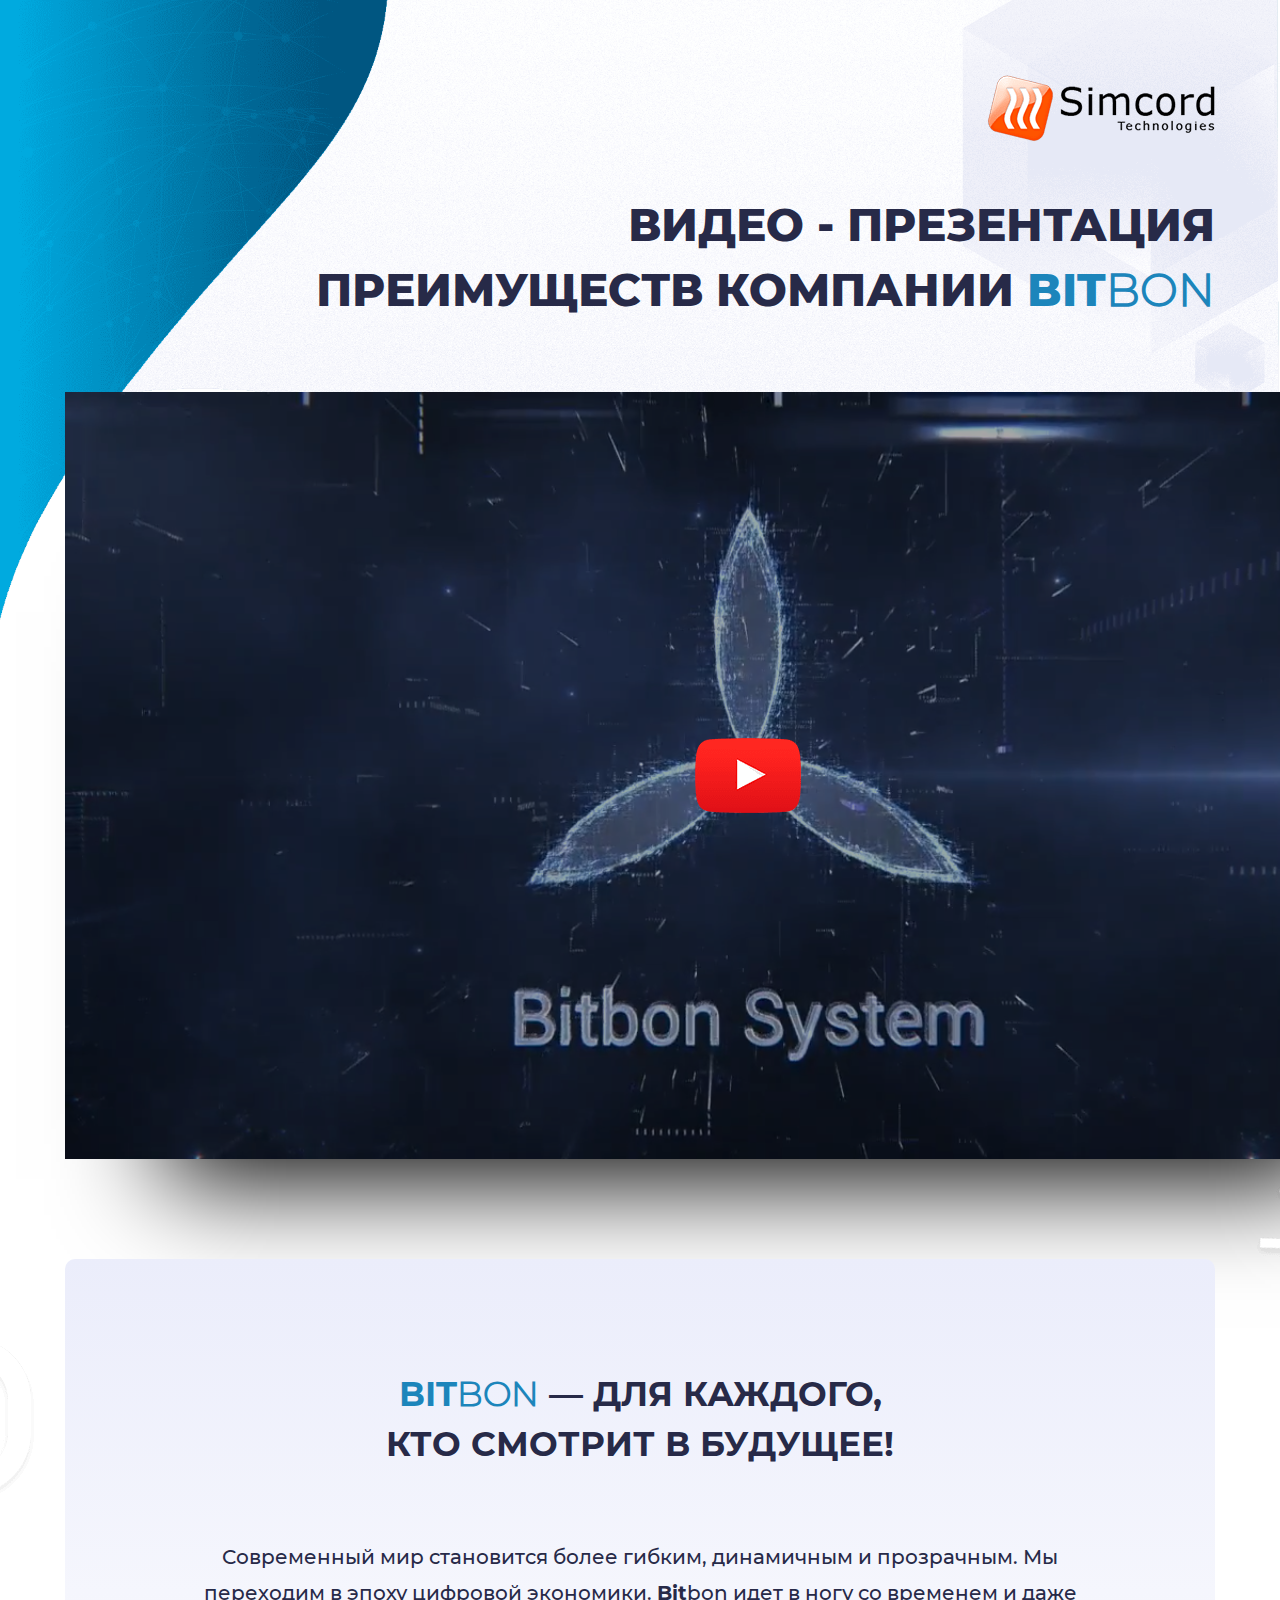
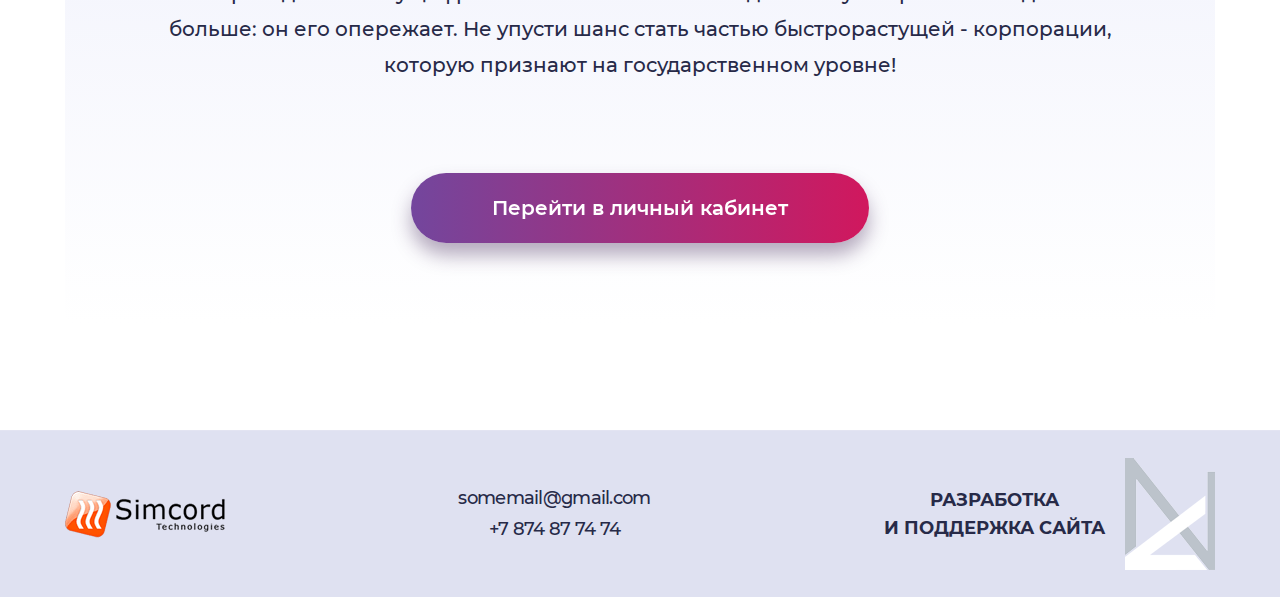
<file: instruction.html>
<!DOCTYPE html>
<html>
<head>
	<title>BitBon</title>
	<meta charset="utf-8">
	<meta http-equiv="X-UA-Compatible" content="IE=edge">
	<meta name="viewport" content="width=device-width, user-scalable=no">
	<link rel="icon" type="image/png" href="favicon.png"/>
	<link rel="stylesheet" type="text/css" href="css/values.css">
	<link rel="stylesheet" type="text/css" href="fonts/fonts.css">
	<link rel="stylesheet" type="text/css" href="css/animate.css">
	<link rel="stylesheet" type="text/css" href="css/jquery.fancybox.min.css">
</head>
<body>
	<main>
		<img class="img_bg" src="img/values/bg1.png" alt="" />
		<div class="width2">
			<img class="logo" src="img/header/logo.png" alt="" />
			<h2>Видео - презентация <br />
			преимуществ компании <span class="accent_color">Bit<span>bon</span></span></h2>
			<div class="bottom">
				<a data-fancybox href="https://www.youtube.com/watch?v=UKg1x9DNTEo" class="video"><img src="img/concept/1.png" alt="" /><img src="img/concept/play.png" alt="" class="play" /></a>
			</div>
			<div class="future">
				<img class="img_bg2 paralax1 ab" src="img/digital/2.png" alt="" data-parallax='{"y": -40}' />
				<img class="img_bg3 paralax1 ab" src="img/digital/1.png" alt="" data-parallax='{"y": 40}' />
				<h4><span class="accent_color"> Bit<span>bon</span></span> — для каждого, <br />
				кто смотрит в будущее!</h4>
				<p>Современный мир становится более гибким, динамичным и прозрачным. Мы переходим в эпоху цифровой экономики. <span>Bit</span>bon идет в ногу со временем и даже больше: он его опережает. Не упусти шанс стать частью быстрорастущей - корпорации, которую признают на государственном уровне! </p>
				<div class="button form-trigger">Перейти в личный кабинет</div>
			</div>
		</div>
	</main>
	<footer>
		<div class="width2">
			<img src="img/footer/logo_black.png" alt="" />
			<div class="contact">
				<div>
					<a href="#"><img src="img/footer/telegram.png" alt="" /></a>
					<a href="#"><img src="img/footer/facebook.png" alt="" /></a>
				</div>
				<p>somemail@gmail.com <br /> +7 874 87 74 74</p>
			</div>
			<a href="https://yudgin.studio/" target="_blank" class="developer">
				<p>РАЗРАБОТКА <br />
				И поддержка сайта</p>
				<img src="img/footer/logo2_black.png" alt="" />
			</a>
		</div>
	</footer>

	<script src="js/jquery.min.js" type="text/javascript"></script>
	<script src="js/script.js" type="text/javascript"></script>
	<script src="js/jquery.fancybox.min.js" type="text/javascript"></script>
	<script src="js/jquery.parallax-scroll.js" type="text/javascript"></script>
	<script src="js/wow.js" type="text/javascript"></script>
	<script src="js/jquery-ui.js"></script>
</body>
</file>
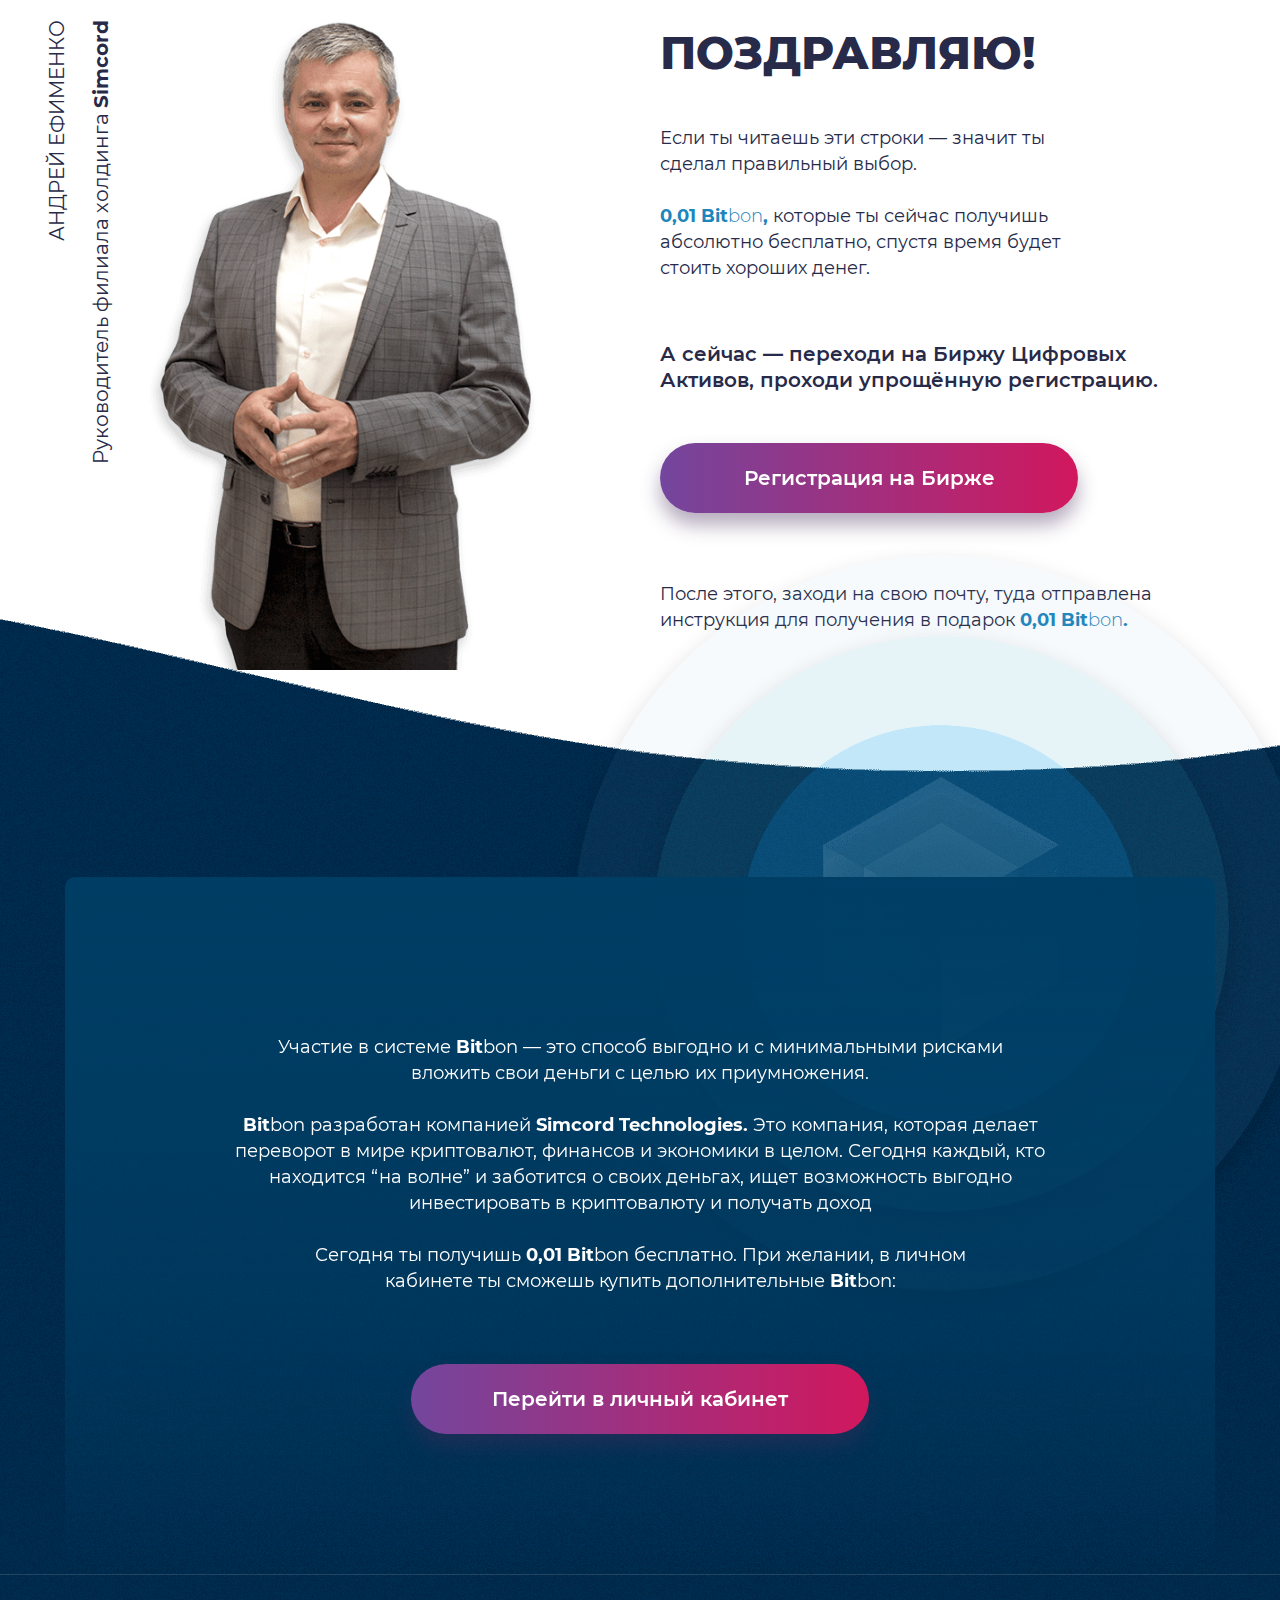
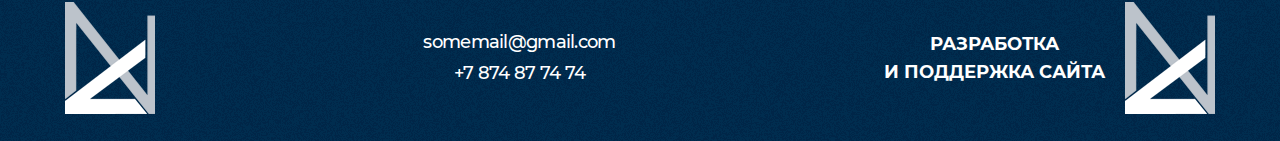
<file: thanks.html>
<!DOCTYPE html>
<html>
<head>
	<title>BitBon</title>
	<meta charset="utf-8">
	<meta http-equiv="X-UA-Compatible" content="IE=edge">
	<meta name="viewport" content="width=device-width, user-scalable=no">
	<link rel="icon" type="image/png" href="favicon.png"/>
	<link rel="stylesheet" type="text/css" href="css/thanks.css">
	<link rel="stylesheet" type="text/css" href="fonts/fonts.css">
	<link rel="stylesheet" type="text/css" href="css/animate.css">
	<link rel="stylesheet" type="text/css" href="css/jquery.fancybox.min.css">
	<link rel="stylesheet" type="text/css" href="css/libs.min.css">
</head>
<body>
	<main>
		<div class="top">
			<div class="width2">
				<div class="left">
					<div class="text">Андрей Ефименко <div class="text2">Руководитель филиала холдинга <span>Simcord</span></div></div>
					<img src="img/thanks/man.png" alt="" />
				</div>
				<div class="right">
					<h2>Поздравляю!</h2>
					<p class="text">
						Если ты читаешь эти строки — значит ты сделал правильный выбор. <br /><br />
						<span class="accent_color">0,01 Bit<span>bon</span>,</span> которые ты сейчас получишь абсолютно бесплатно, спустя время будет стоить хороших денег. 
					</p>
					<p class="text2">А сейчас — переходи на Биржу Цифровых Активов, проходи упрощённую регистрацию. </p>
					<div class="button form-trigger">Регистрация на Бирже</div>
					<p class="text3">После этого, заходи на свою почту, туда отправлена инструкция для получения в подарок <span class="accent_color">0,01 Bit<span>bon</span>.</p>
				</div>
			</div>
		</div>
	</main>
	<div class="footer">
		<div class="width2">
			<div class="img_bg">
				<img class="anim_triangle2" src="img/thanks/1.png" alt="" />
				<div class="circle">
					<img src="img/simcord/1.png" alt="" class="circle1 wow zoomIn" />
					<img src="img/simcord/3.png" alt="" class="circle2 wow zoomIn" data-wow-delay="800ms" />
					<div class="circle3 wow zoomIn" data-wow-delay="1500ms" /><img src="img/reviews/2.png" alt="" /></div>
				</div>
			</div>
			<div class="content">
				<p>
					Участие в cистеме <span>Bit</span>bon — это способ выгодно и с минимальными рисками <br />
					вложить свои деньги с целью их приумножения. <br /><br />
					<span>Bit</span>bon разработан компанией <span>Simcord Technologies.</span> Это компания, которая делает 
					переворот в мире криптовалют, финансов и экономики в целом. Сегодня каждый, кто находится “на волне” и заботится о своих деньгах, ищет возможность выгодно 
					инвестировать в криптовалюту и получать доход <br /><br />
					Сегодня ты получишь <span>0,01 Bit</span>bon бесплатно. При желании, в личном <br />
					кабинете ты сможешь купить дополнительные <span>Bit</span>bon:
				</p>
				<div class="button form-trigger">Перейти в личный кабинет</div>
			</div>	
		</div>
		<footer>
			<div class="width2">
				<img src="img/footer/logo.png" alt="" />
				<div class="contact">
					<div>
						<a href="#"><img src="img/footer/telegram.png" alt="" /></a>
						<a href="#"><img src="img/footer/facebook.png" alt="" /></a>
					</div>
					<p>somemail@gmail.com <br /> +7 874 87 74 74</p>
				</div>
				<a href="https://yudgin.studio/" target="_blank" class="developer">
					<p>РАЗРАБОТКА <br />
					И поддержка сайта</p>
					<img src="img/footer/logo2.png" alt="" />
				</a>
			</div>
		</footer>
	</div>
		
	

	<div class="_form_2"></div><script src="https://bitbon.activehosted.com/f/embed.php?id=2" type="text/javascript" charset="utf-8"></script>

	<script src="js/jquery.min.js" type="text/javascript"></script>
	<script src="js/script.js" type="text/javascript"></script>
	<script src="js/jquery.fancybox.min.js" type="text/javascript"></script>
	<script src="js/jquery.parallax-scroll.js" type="text/javascript"></script>
	<script src="js/wow.js" type="text/javascript"></script>
	<script src="js/libs.min.js" type="text/javascript"></script>
	<script src="js/slick.min.js" type="text/javascript"></script>
	<script src="js/jquery-ui.js"></script>

	<script>
	    $("#Phone_popup").intlTelInput(
            {
              utilsScript       : 'js/utils.js',
              defaultCountry    : 'auto',
              separateDialCode  : false,
              nationalMode      : false,
              initialCountry    : 'auto',
              geoIpLookup       : function (callback) {
                $.get("https://ipinfo.io", function () {
                }, "jsonp").always(function (resp) {
                  var countryCode = (resp && resp.country) ? resp.country : "";
                  callback(countryCode);
                });
              },
              preferredCountries: ['ru', 'ua', 'by', 'kz']
            });
	</script>
</body>
</html>
</file>
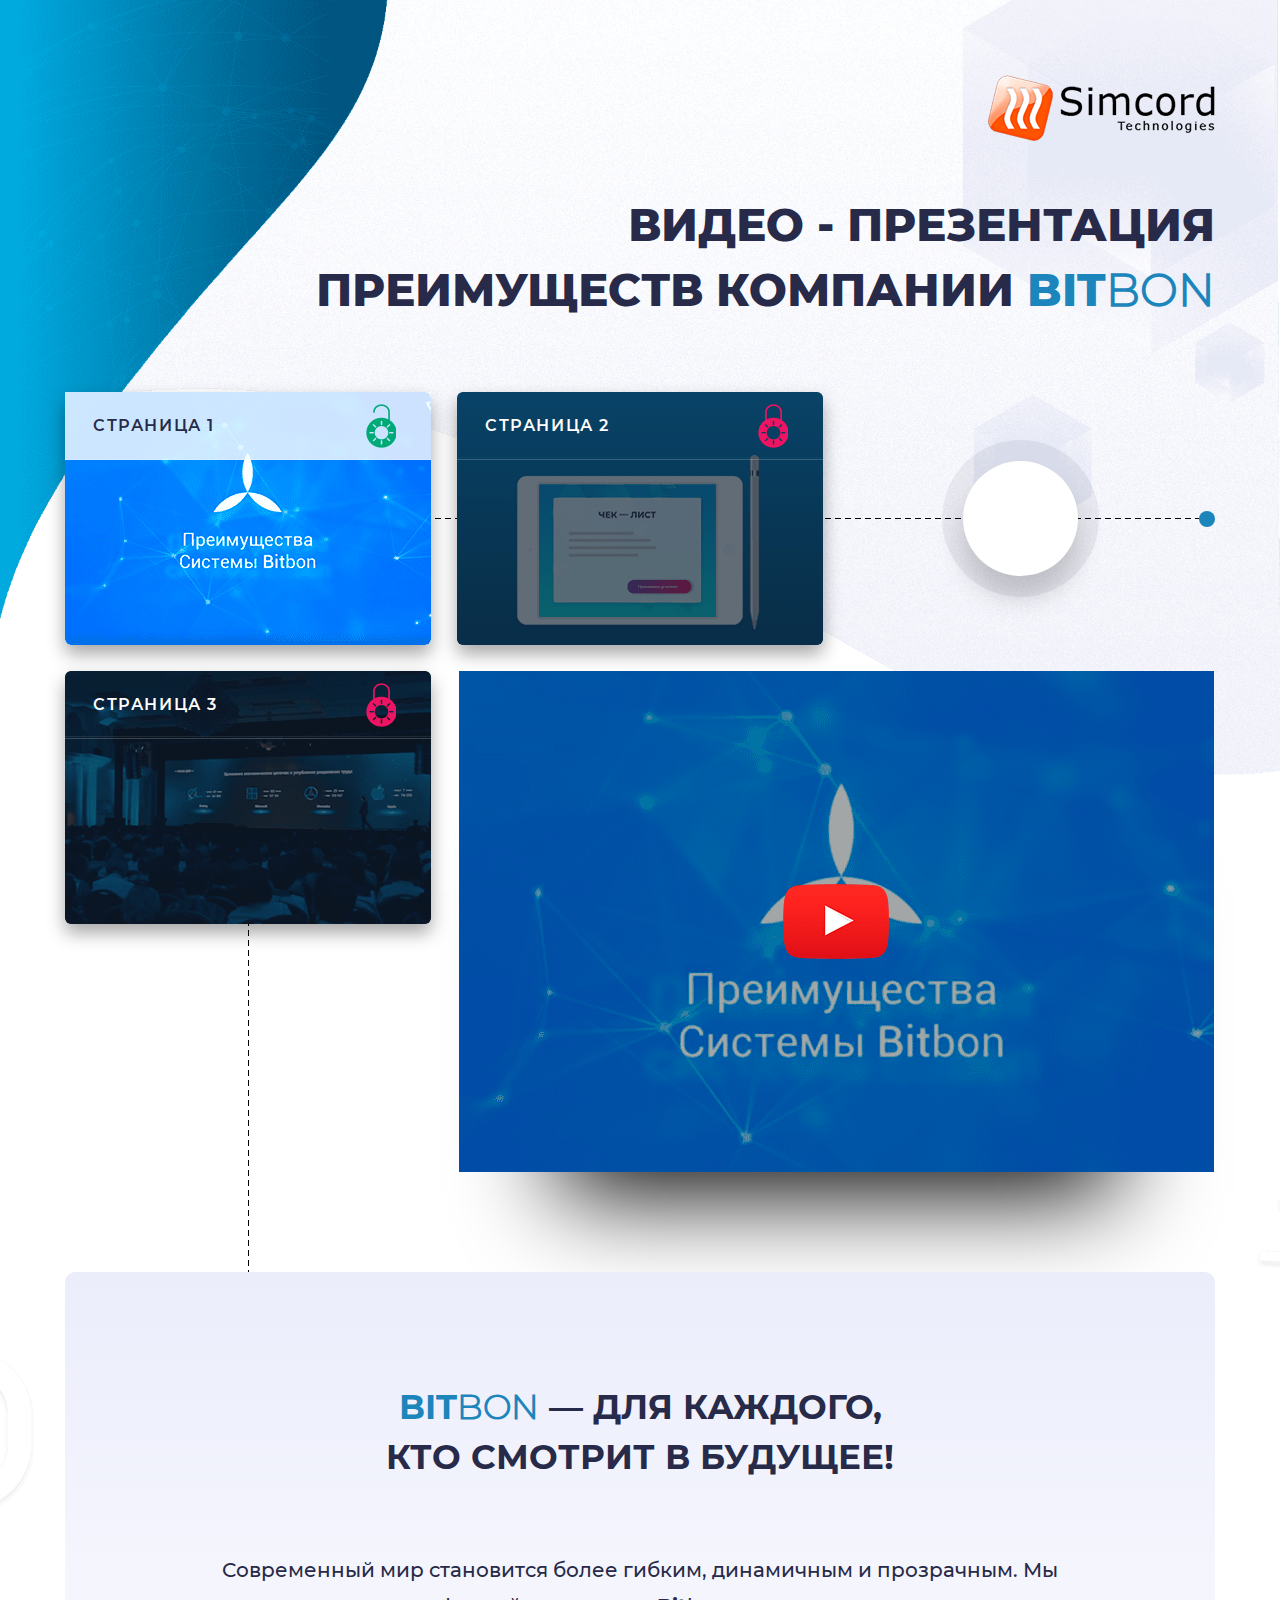
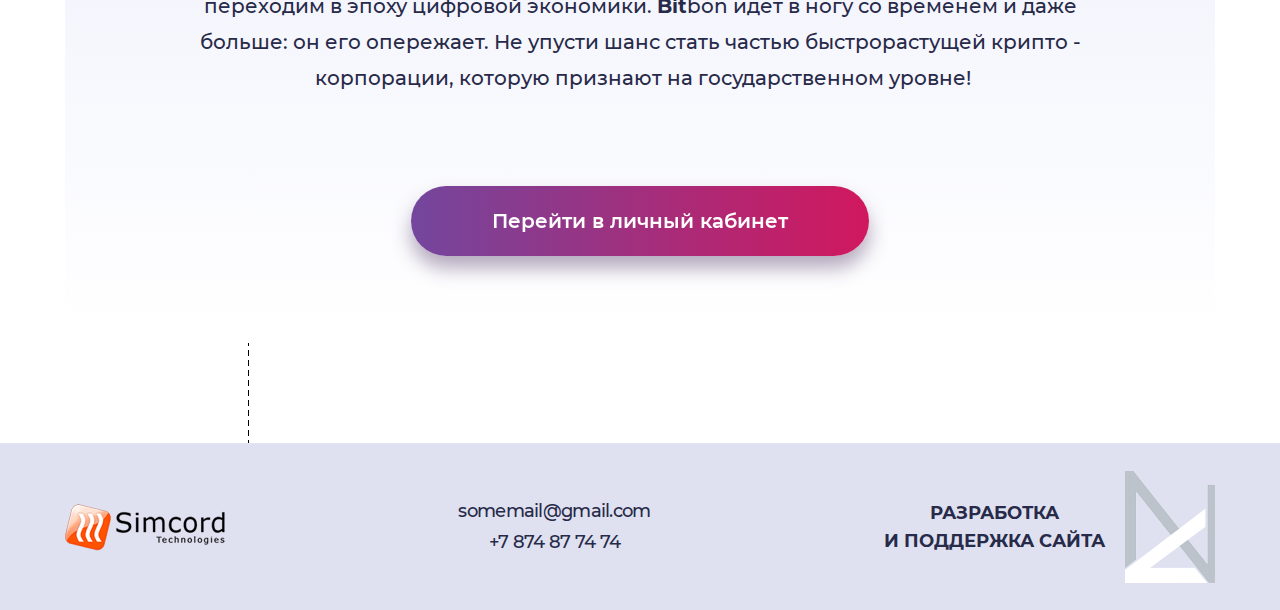
<file: values1.html>
<!DOCTYPE html>
<html>
<head>
	<title>BitBon</title>
	<meta charset="utf-8">
	<meta http-equiv="X-UA-Compatible" content="IE=edge">
	<meta name="viewport" content="width=device-width, user-scalable=no">
	<link rel="icon" type="image/png" href="favicon.png"/>
	<link rel="stylesheet" type="text/css" href="css/values.css">
	<link rel="stylesheet" type="text/css" href="fonts/fonts.css">
	<link rel="stylesheet" type="text/css" href="css/animate.css">
	<link rel="stylesheet" type="text/css" href="css/jquery.fancybox.min.css">
</head>
<body>
	<main>
		<img class="img_bg" src="img/values/bg1.png" alt="" />
		<div class="width2">
			<img class="logo" src="img/header/logo.png" alt="" />
			<h2>Видео - презентация <br />
			преимуществ компании <span class="accent_color">Bit<span>bon</span></span></h2>
			<div class="top">
				<div class="circle-line"><div class="circle2"><div class="circle3"></div></div><div class="circle"></div></div>
				<div class="item">
					<div class="name">Страница 1 <div class="img"></div></div>
				</div>
				<a href="values2.html" class="item item2">
					<div class="name">Страница 2 <div class="img"></div></div>
				</a>
			</div>
			<div class="bottom">
				<div class="circle-line"><div class="circle2"><div class="circle3"></div></div><div class="circle"></div></div>
				<a href="values3.html" class="item item2">
					<div class="name">Страница 3 <div class="img"></div></div>
				</a>
				<a data-fancybox href="" class="video"><img src="img/values/4.png" alt="" /><img src="img/concept/play.png" alt="" class="play" /></a>
			</div>
			<div class="future">
				<img class="img_bg2 paralax1 ab" src="img/digital/2.png" alt="" data-parallax='{"y": -40}' />
				<img class="img_bg3 paralax1 ab" src="img/digital/1.png" alt="" data-parallax='{"y": 40}' />
				<h4><span class="accent_color"> Bit<span>bon</span></span> — для каждого, <br />
				кто смотрит в будущее!</h4>
				<p>Современный мир становится более гибким, динамичным и прозрачным. Мы переходим в эпоху цифровой экономики. <span>Bit</span>bon идет в ногу со временем и даже больше: он его опережает. Не упусти шанс стать частью быстрорастущей крипто - корпорации, которую признают на государственном уровне! </p>
				<div class="button form-trigger">Перейти в личный кабинет</div>
			</div>
		</div>
	</main>
	<footer>
		<div class="width2">
			<img src="img/footer/logo_black.png" alt="" />
			<div class="contact">
				<div>
					<a href="#"><img src="img/footer/telegram.png" alt="" /></a>
					<a href="#"><img src="img/footer/facebook.png" alt="" /></a>
				</div>
				<p>somemail@gmail.com <br /> +7 874 87 74 74</p>
			</div>
			<a href="https://yudgin.studio/" target="_blank" class="developer">
				<p>РАЗРАБОТКА <br />
				И поддержка сайта</p>
				<img src="img/footer/logo2_black.png" alt="" />
			</a>
		</div>
	</footer>

	<script src="js/jquery.min.js" type="text/javascript"></script>
	<script src="js/script.js" type="text/javascript"></script>
	<script src="js/jquery.fancybox.min.js" type="text/javascript"></script>
	<script src="js/jquery.parallax-scroll.js" type="text/javascript"></script>
	<script src="js/wow.js" type="text/javascript"></script>
	<script src="js/jquery-ui.js"></script>
</body>
</file>
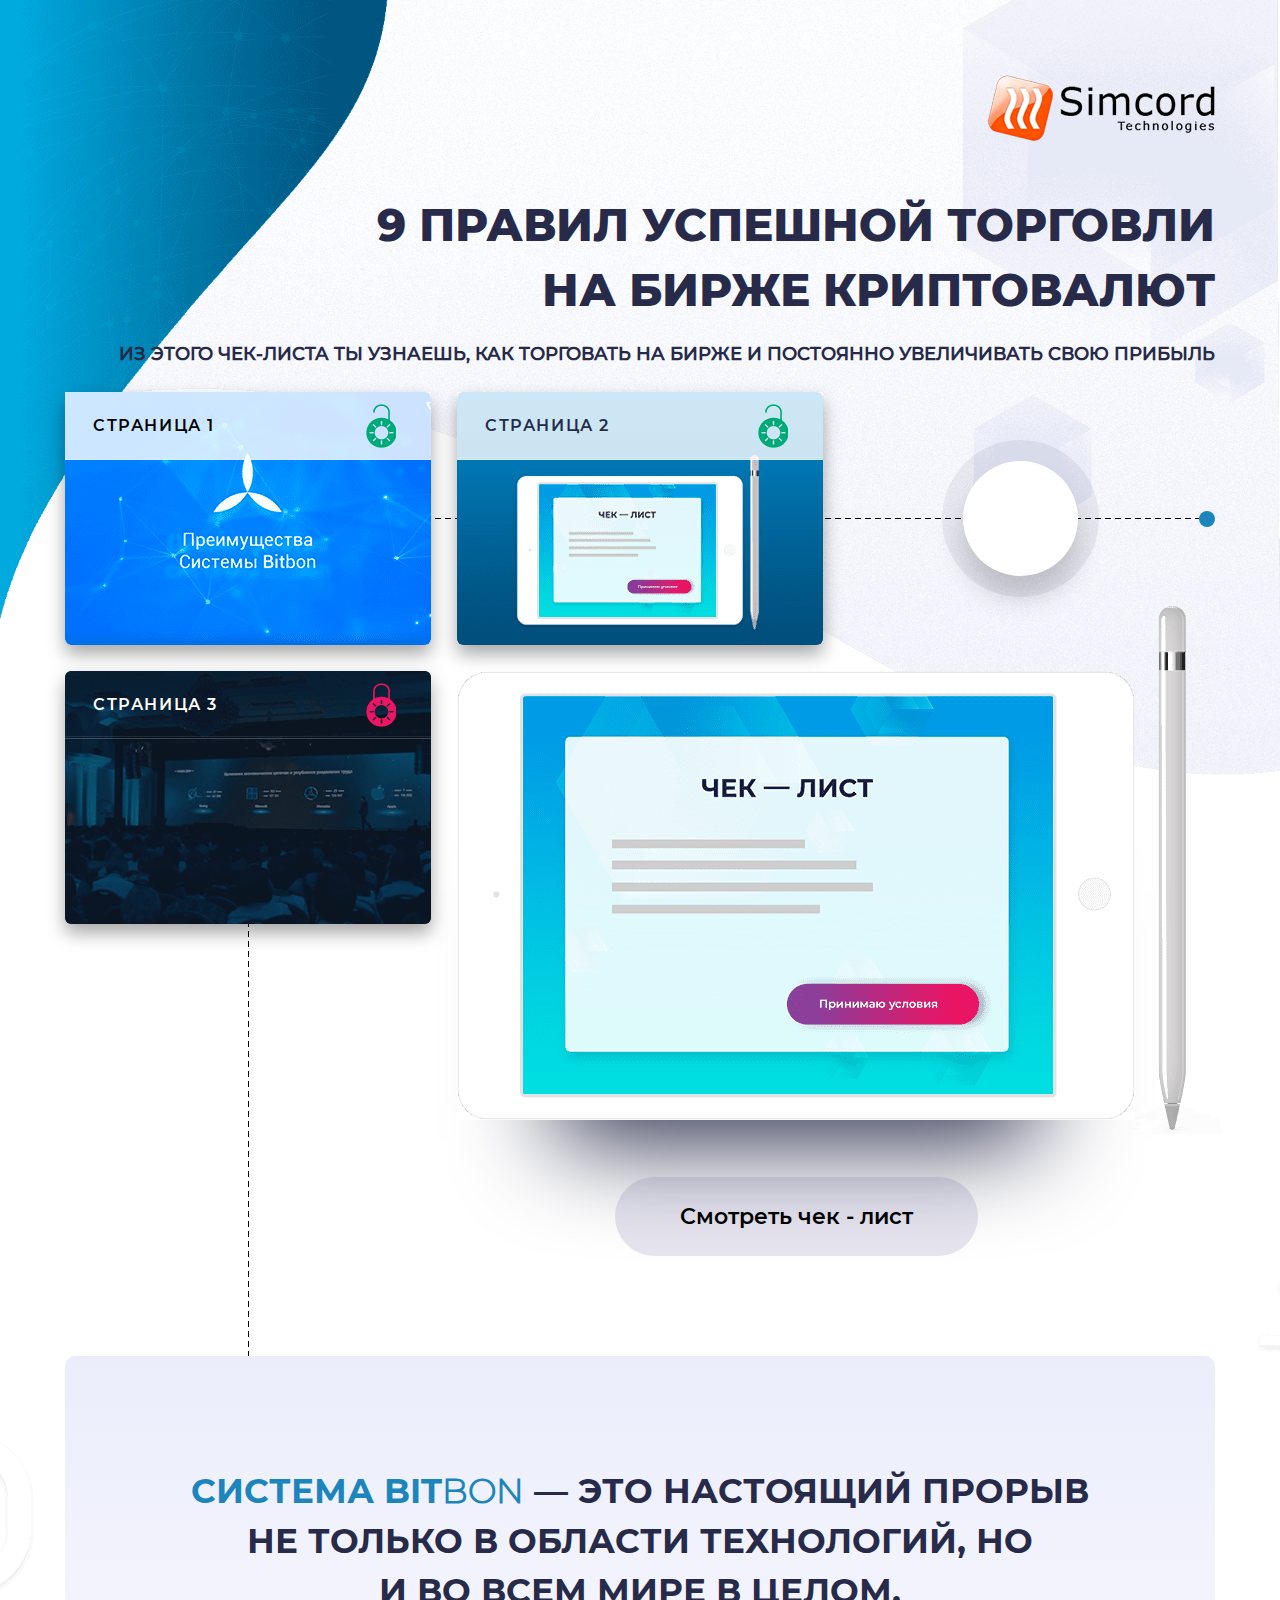
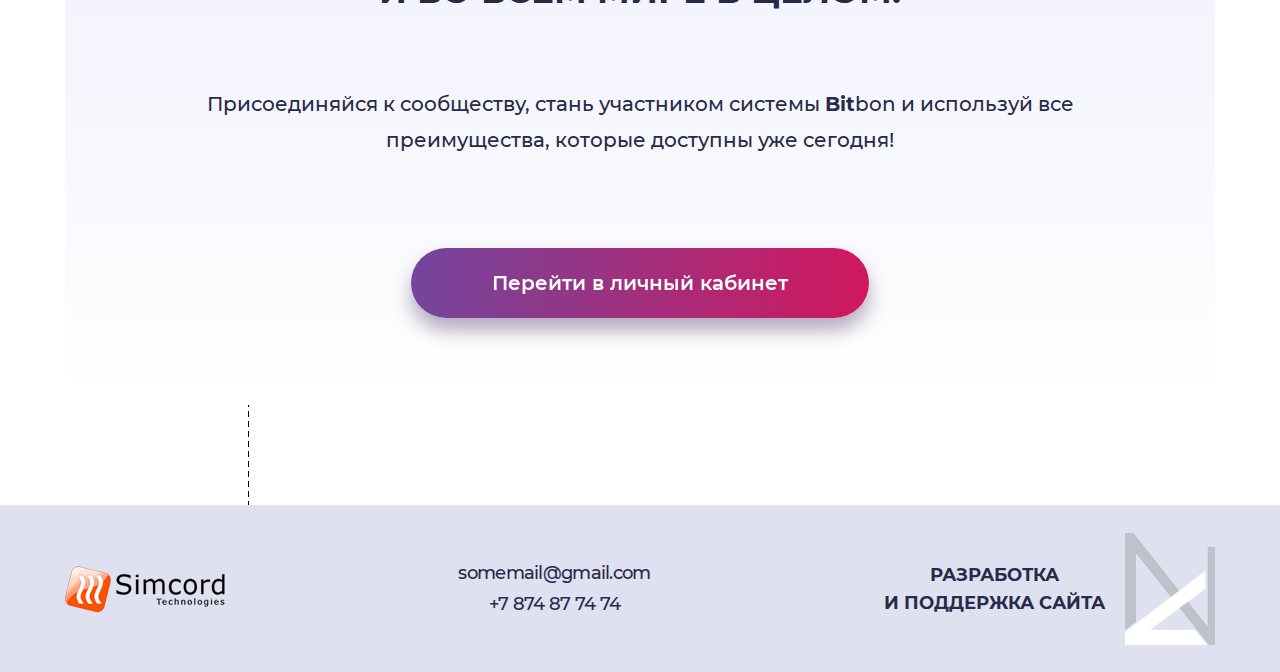
<file: values2.html>
<!DOCTYPE html>
<html>
<head>
	<title>BitBon</title>
	<meta charset="utf-8">
	<meta http-equiv="X-UA-Compatible" content="IE=edge">
	<meta name="viewport" content="width=device-width, user-scalable=no">
	<link rel="icon" type="image/png" href="favicon.png"/>
	<link rel="stylesheet" type="text/css" href="css/values.css">
	<link rel="stylesheet" type="text/css" href="fonts/fonts.css">
	<link rel="stylesheet" type="text/css" href="css/animate.css">
	<link rel="stylesheet" type="text/css" href="css/jquery.fancybox.min.css">
</head>
<body>
	<main>
		<img class="img_bg" src="img/values/bg1.png" alt="" />
		<div class="width2">
			<img class="logo" src="img/header/logo.png" alt="" />
			<h2>9 правил успешной торговли <br />
			на бирже криптовалют <p>Из этого чек-листа ты узнаешь, как торговать на бирже и постоянно увеличивать свою прибыль</p>
			</h2>
			<div class="top">
				<div class="circle-line"><div class="circle2"><div class="circle3"></div></div><div class="circle"></div></div>
				<a href="values1.html" class="item">
					<div class="name">Страница 1 <div class="img"></div></div>
				</a>
				<div class="item">
					<div class="name">Страница 2 <div class="img"></div></div>
				</div>
			</div>
			<div class="bottom">
				<div class="circle-line"><div class="circle2"><div class="circle3"></div></div><div class="circle"></div></div>
				<a href="values3.html" class="item item2">
					<div class="name">Страница 3 <div class="img"></div></div>
				</a>
				<div class="img">
					<img src="img/values/5.png" alt="" />
					<img src="img/values/pen.png" alt="" class="pen" />
					<a href="#" class="button2">Смотреть чек - лист</a>
				</div>
			</div>
			<div class="future">
				<img class="img_bg2 paralax1 ab" src="img/digital/2.png" alt="" data-parallax='{"y": -40}' />
				<img class="img_bg3 paralax1 ab" src="img/digital/1.png" alt="" data-parallax='{"y": 40}' />
				<h4><span class="accent_color"> Система Bit<span>bon</span></span> — это настоящий прорыв <br />
				не только в области технологий, но <br />
				и во всем мире в целом.
				</h4>
				<p>Присоединяйся к сообществу, стань участником системы <span>Bit</span>bon и используй 
					все преимущества, которые доступны уже сегодня! </p>
				<div class="button form-trigger">Перейти в личный кабинет</div>
			</div>
		</div>
	</main>
	<footer>
		<div class="width2">
			<img src="img/footer/logo_black.png" alt="" />
			<div class="contact">
				<div>
					<a href="#"><img src="img/footer/telegram.png" alt="" /></a>
					<a href="#"><img src="img/footer/facebook.png" alt="" /></a>
				</div>
				<p>somemail@gmail.com <br /> +7 874 87 74 74</p>
			</div>
			<a href="https://yudgin.studio/" target="_blank" class="developer">
				<p>РАЗРАБОТКА <br />
				И поддержка сайта</p>
				<img src="img/footer/logo2_black.png" alt="" />
			</a>
		</div>
	</footer>

	<script src="js/jquery.min.js" type="text/javascript"></script>
	<script src="js/script.js" type="text/javascript"></script>
	<script src="js/jquery.fancybox.min.js" type="text/javascript"></script>
	<script src="js/jquery.parallax-scroll.js" type="text/javascript"></script>
	<script src="js/wow.js" type="text/javascript"></script>
	<script src="js/jquery-ui.js"></script>
</body>
</file>
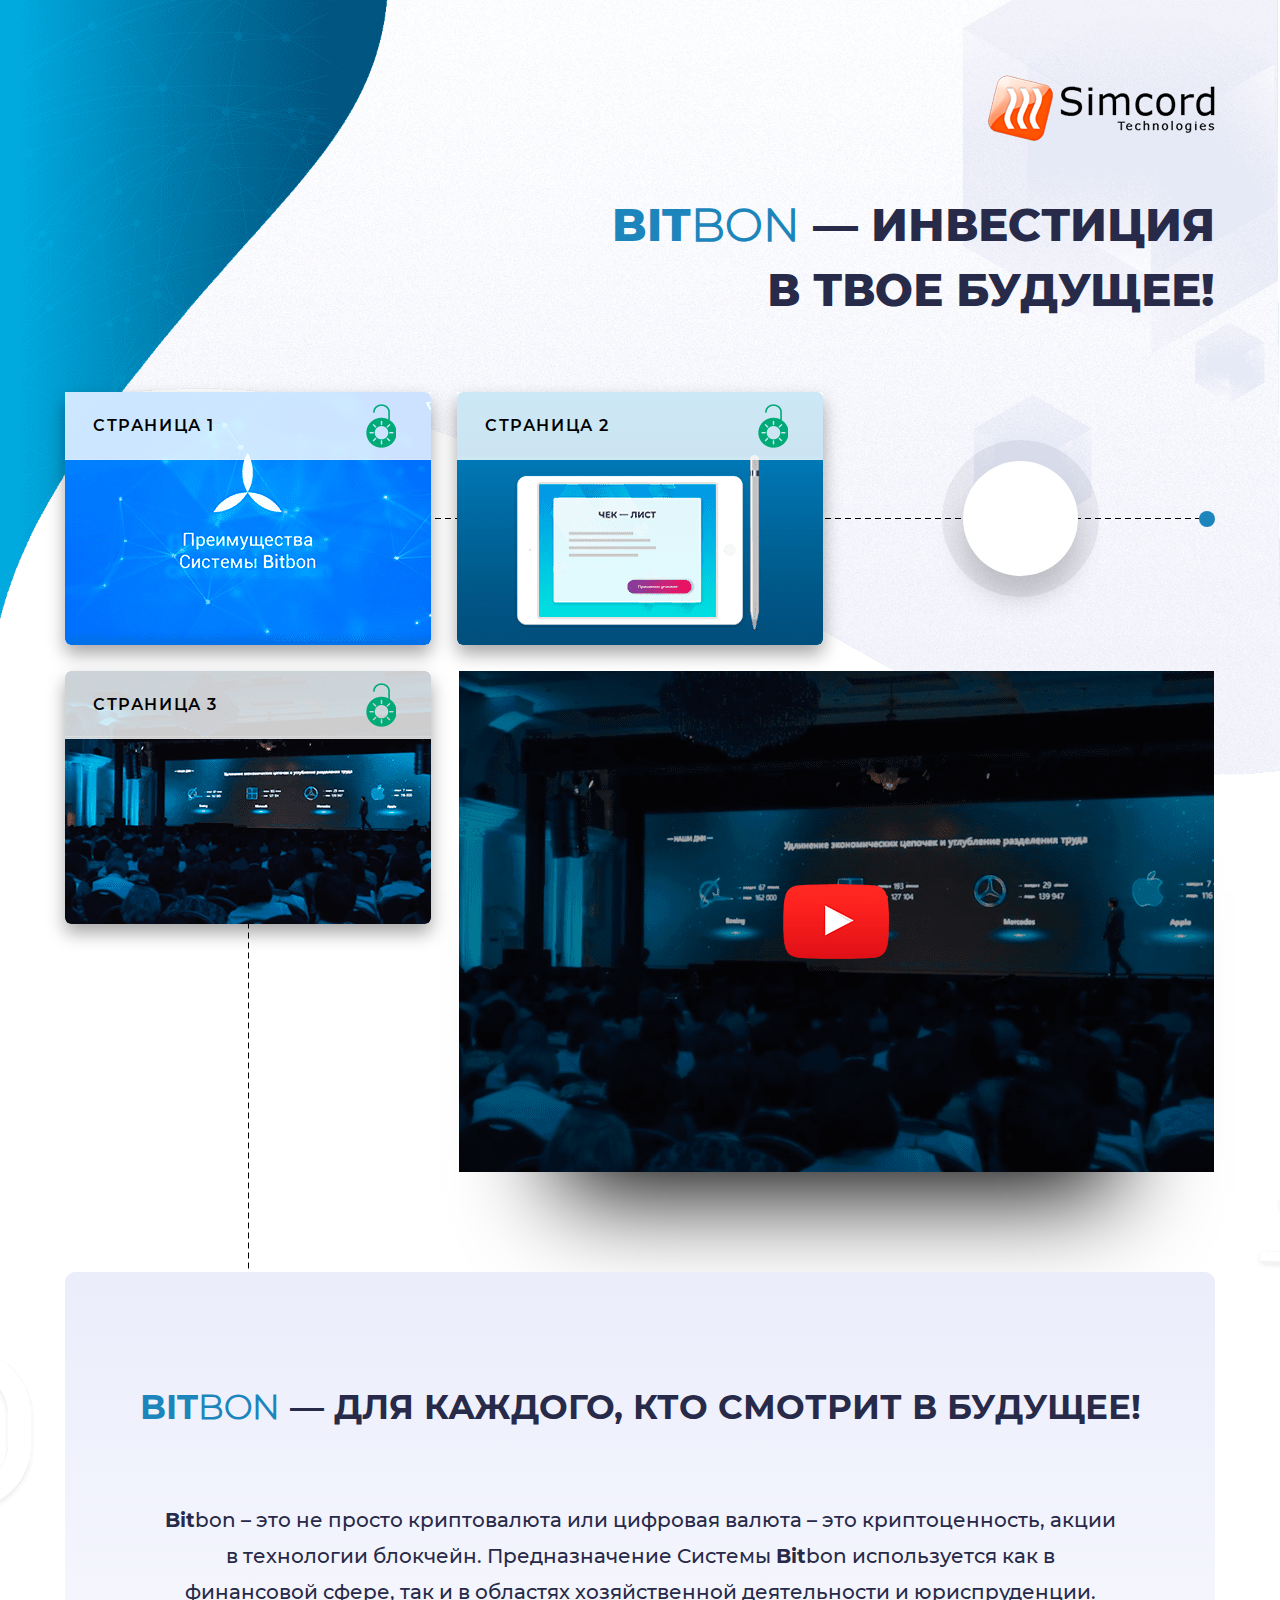
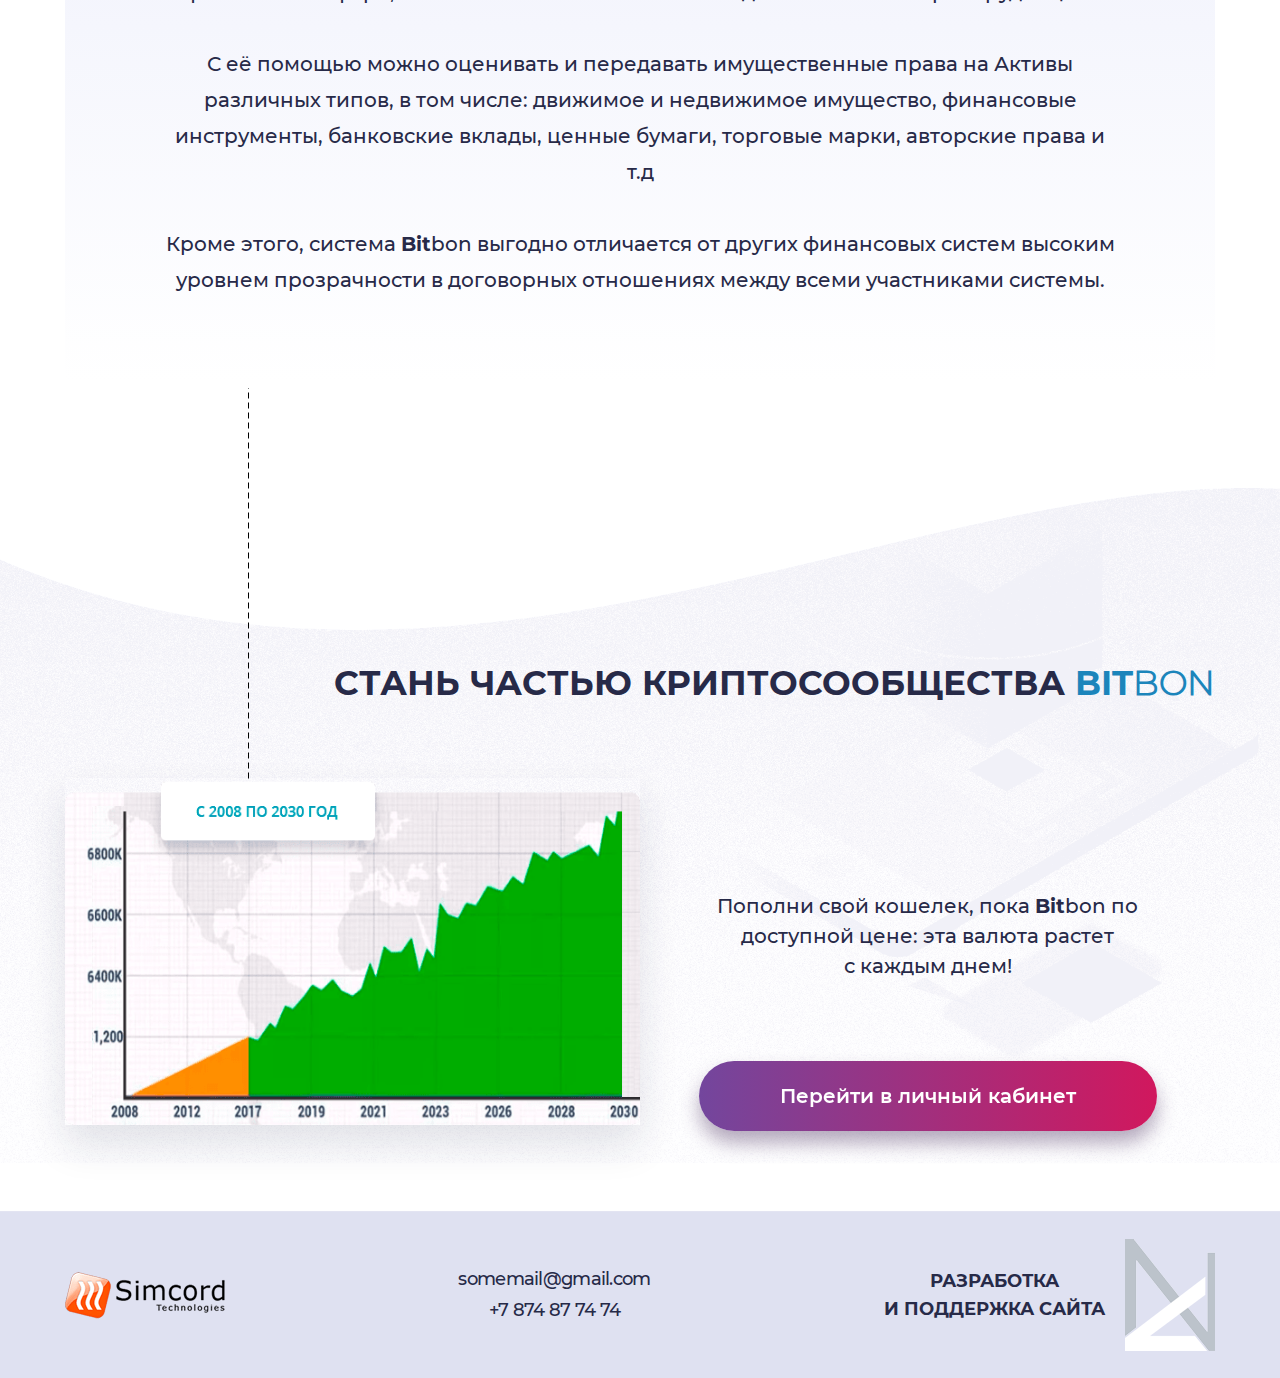
<file: values3.html>
<!DOCTYPE html>
<html>
<head>
	<title>BitBon</title>
	<meta charset="utf-8">
	<meta http-equiv="X-UA-Compatible" content="IE=edge">
	<meta name="viewport" content="width=device-width, user-scalable=no">
	<link rel="icon" type="image/png" href="favicon.png"/>
	<link rel="stylesheet" type="text/css" href="css/values.css">
	<link rel="stylesheet" type="text/css" href="fonts/fonts.css">
	<link rel="stylesheet" type="text/css" href="css/animate.css">
	<link rel="stylesheet" type="text/css" href="css/jquery.fancybox.min.css">
</head>
<body>
	<main>
		<img class="img_bg" src="img/values/bg1.png" alt="" />
		<div class="width2">
			<img class="logo" src="img/header/logo.png" alt="" />
			<h2><span class="accent_color">Bit<span>bon</span></span> — инвестиция <br />
			в твое будущее!</h2>
			<div class="top">
				<div class="circle-line"><div class="circle2"><div class="circle3"></div></div><div class="circle"></div></div>
				<a href="values1.html" class="item">
					<div class="name">Страница 1 <div class="img"></div></div>
				</a>
				<a href="values2.html" class="item">
					<div class="name">Страница 2 <div class="img"></div></div>
				</a>
			</div>
			<div class="bottom">
				<div class="circle-line"><div class="circle2"><div class="circle3"></div></div><div class="circle"></div></div>
				<a href="values3.html" class="item">
					<div class="name">Страница 3 <div class="img"></div></div>
				</a>
				<a data-fancybox href="" class="video"><img src="img/values/6.png" alt="" /><img src="img/concept/play.png" alt="" class="play" /></a>
			</div>
			<div class="future">
				<img class="img_bg2 paralax1 ab" src="img/digital/2.png" alt="" data-parallax='{"y": -40}' />
				<img class="img_bg3 paralax1 ab" src="img/digital/1.png" alt="" data-parallax='{"y": 40}' />
				<h4><span class="accent_color"> Bit<span>bon</span></span> — для каждого, 
				кто смотрит в будущее!</h4>
				<p>
					<span>Bit</span>bon – это не просто криптовалюта или цифровая валюта – это криптоценность, акции в технологии блокчейн. Предназначение Системы <span>Bit</span>bon используется как в финансовой сфере, так и в областях хозяйственной деятельности и юриспруденции. <br /><br />
					С её помощью можно оценивать и передавать имущественные права на Активы различных типов, в том числе: движимое и недвижимое имущество, финансовые инструменты, банковские вклады, ценные бумаги, торговые марки, авторские права и т.д <br /> <br />
					Кроме этого, система <span>Bit</span>bon выгодно отличается от других финансовых систем высоким уровнем прозрачности в договорных отношениях между всеми участниками системы.
				</p>
			</div>
		</div>
		<div class="block">
			<div class="width2">
				<h4>Стань частью криптосообщества <span class="accent_color">Bit<span>bon</span></span></h4>
				<div class="left">
					<img src="img/values/7.png" alt="" />
				</div>
				<div class="right">
					<p>Пополни свой кошелек, пока <span>Bit</span>bon по <br />
					доступной цене: эта валюта растет <br />
					с каждым днем! </p>
					<div class="button form-trigger">Перейти в личный кабинет</div>
				</div>
			</div>
		</div>
	</main>
	<footer>
		<div class="width2">
			<img src="img/footer/logo_black.png" alt="" />
			<div class="contact">
				<div>
					<a href="#"><img src="img/footer/telegram.png" alt="" /></a>
					<a href="#"><img src="img/footer/facebook.png" alt="" /></a>
				</div>
				<p>somemail@gmail.com <br /> +7 874 87 74 74</p>
			</div>
			<a href="https://yudgin.studio/" target="_blank" class="developer">
				<p>РАЗРАБОТКА <br />
				И поддержка сайта</p>
				<img src="img/footer/logo2_black.png" alt="" />
			</a>
		</div>
	</footer>

	<script src="js/jquery.min.js" type="text/javascript"></script>
	<script src="js/script.js" type="text/javascript"></script>
	<script src="js/jquery.fancybox.min.js" type="text/javascript"></script>
	<script src="js/jquery.parallax-scroll.js" type="text/javascript"></script>
	<script src="js/wow.js" type="text/javascript"></script>
	<script src="js/jquery-ui.js"></script>
</body>
</file>
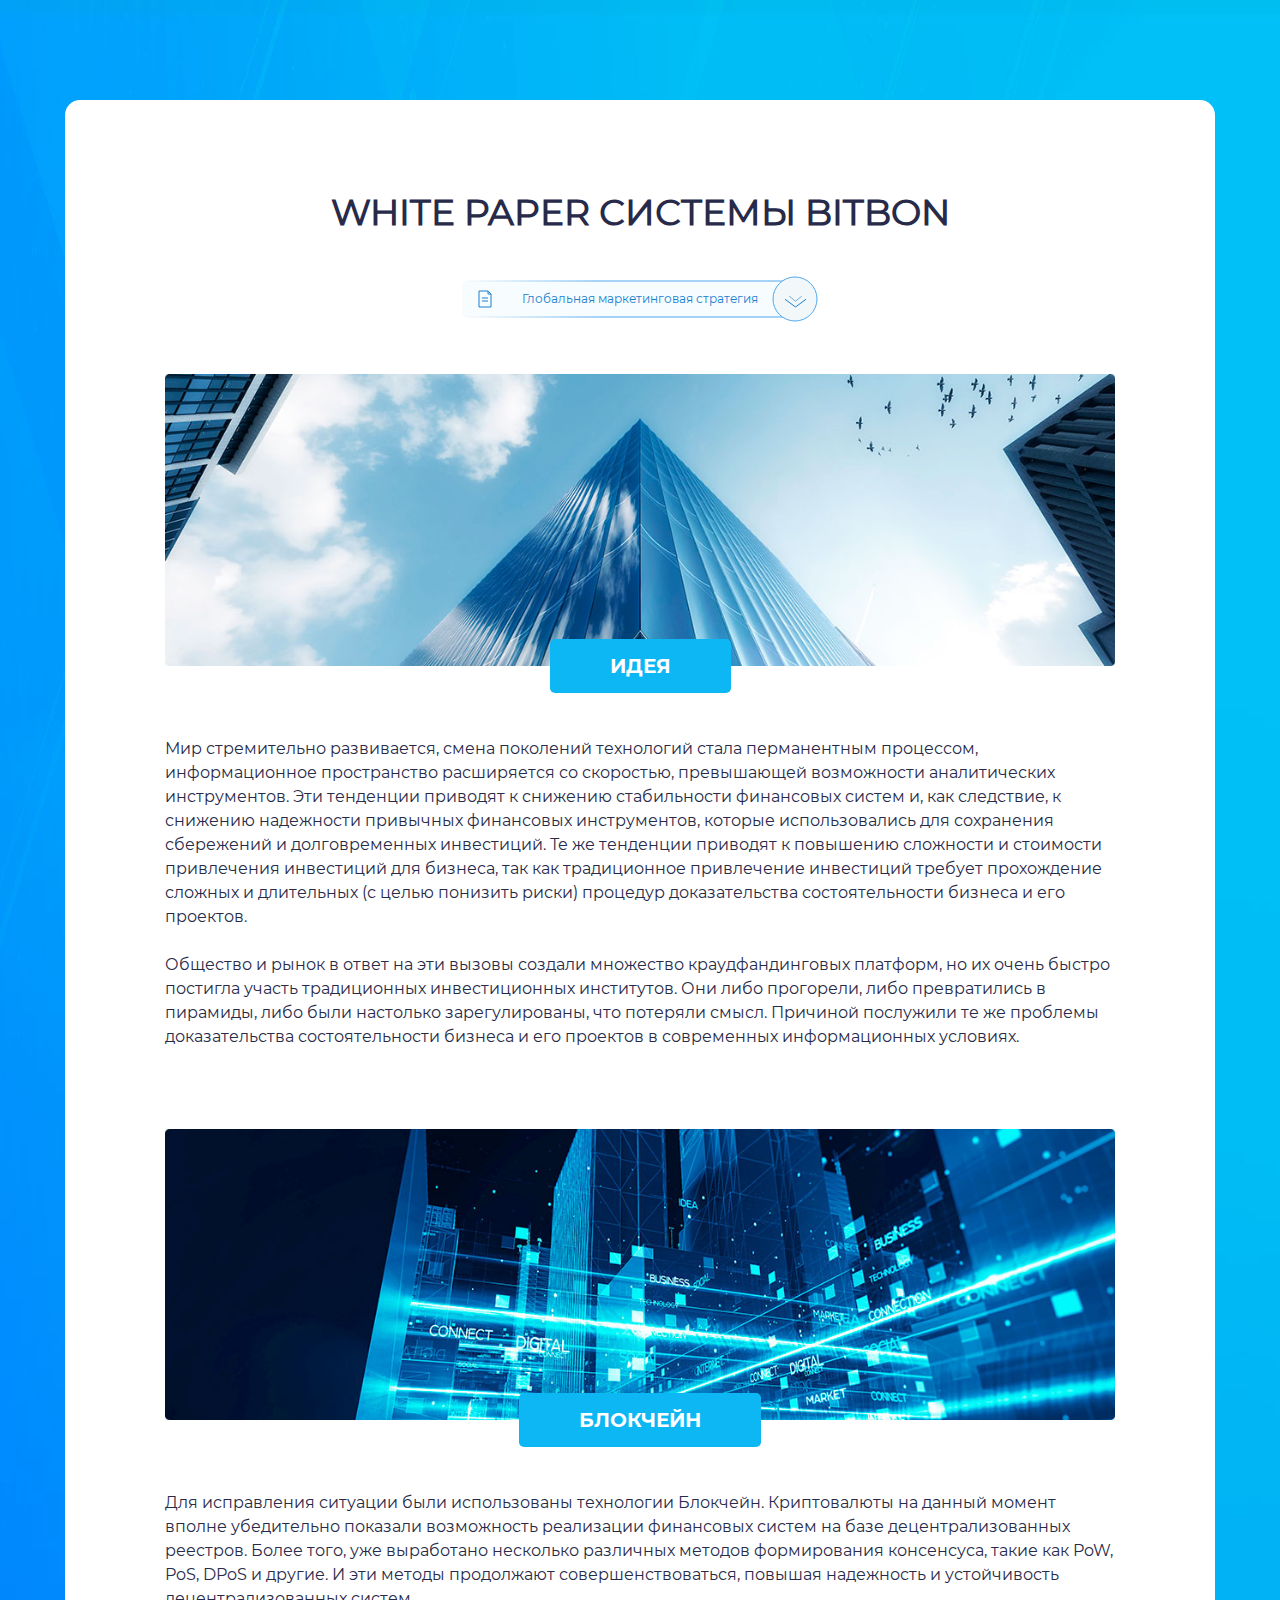
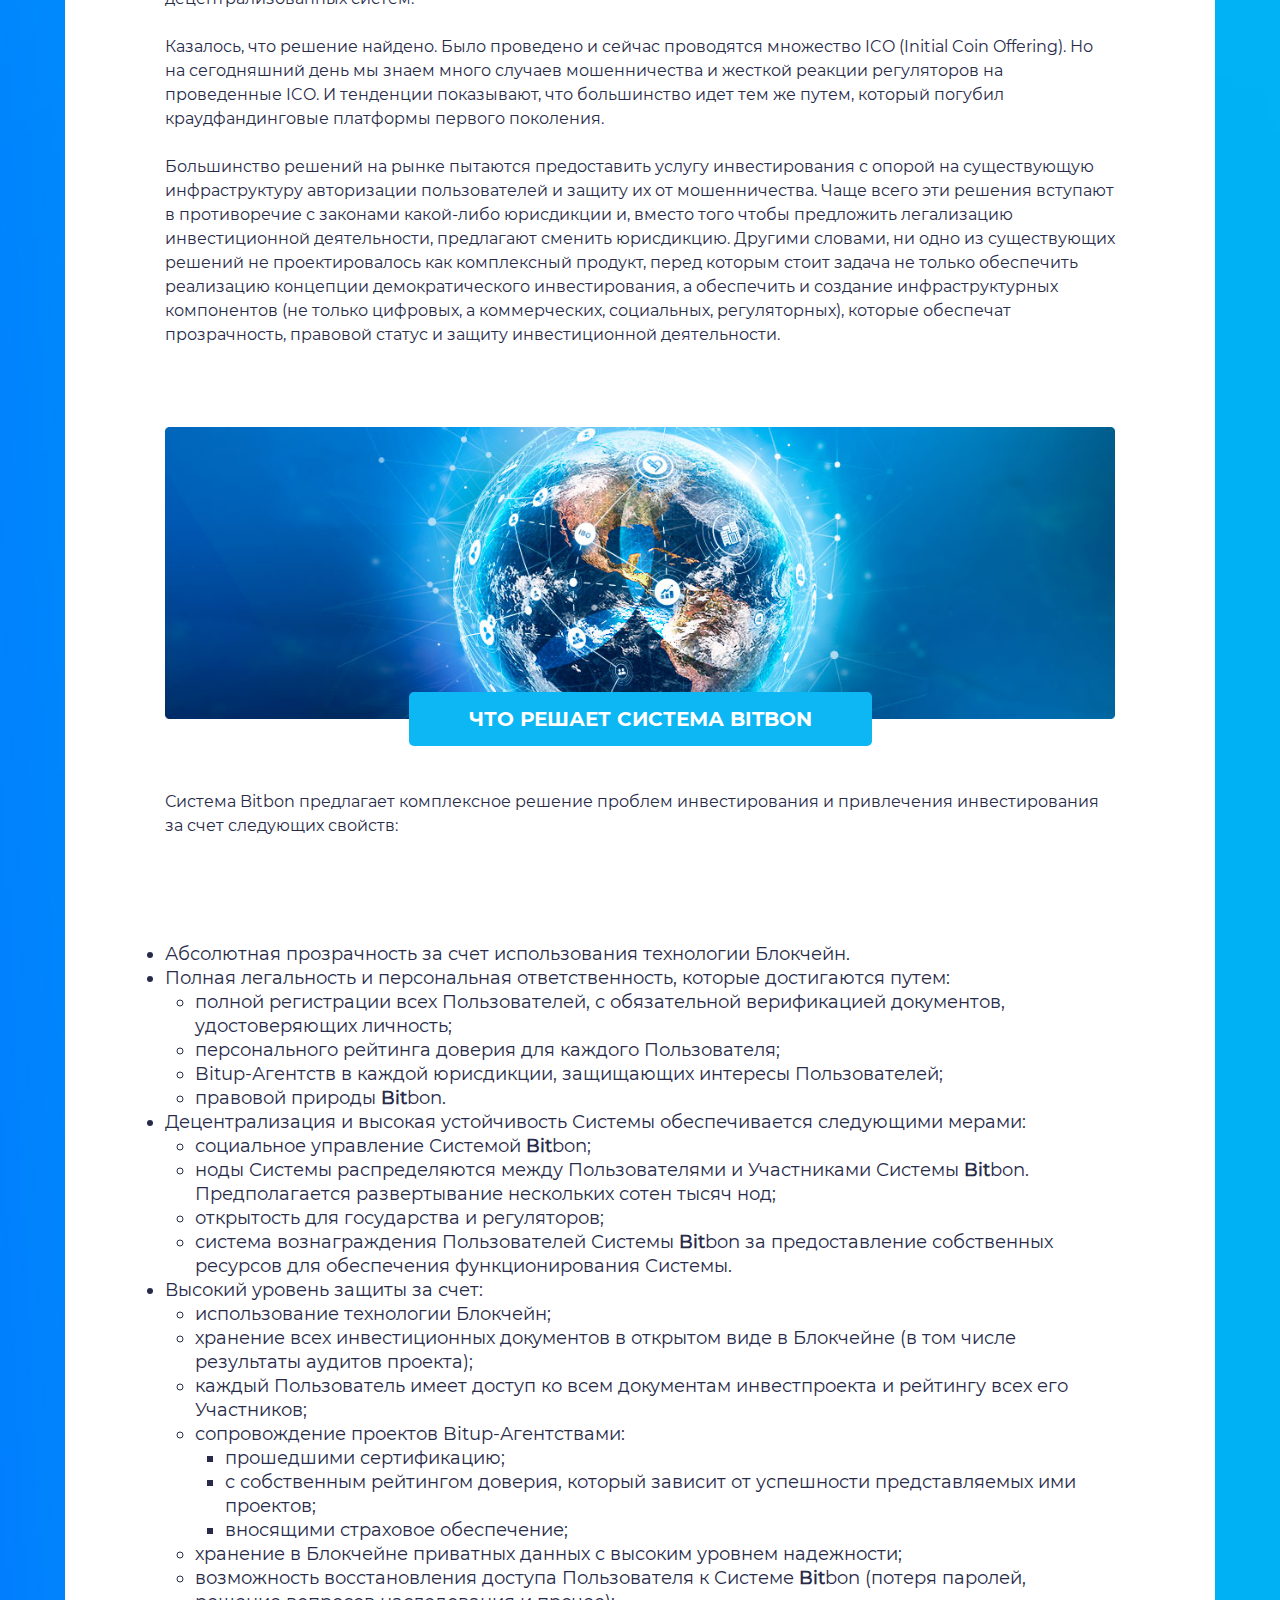
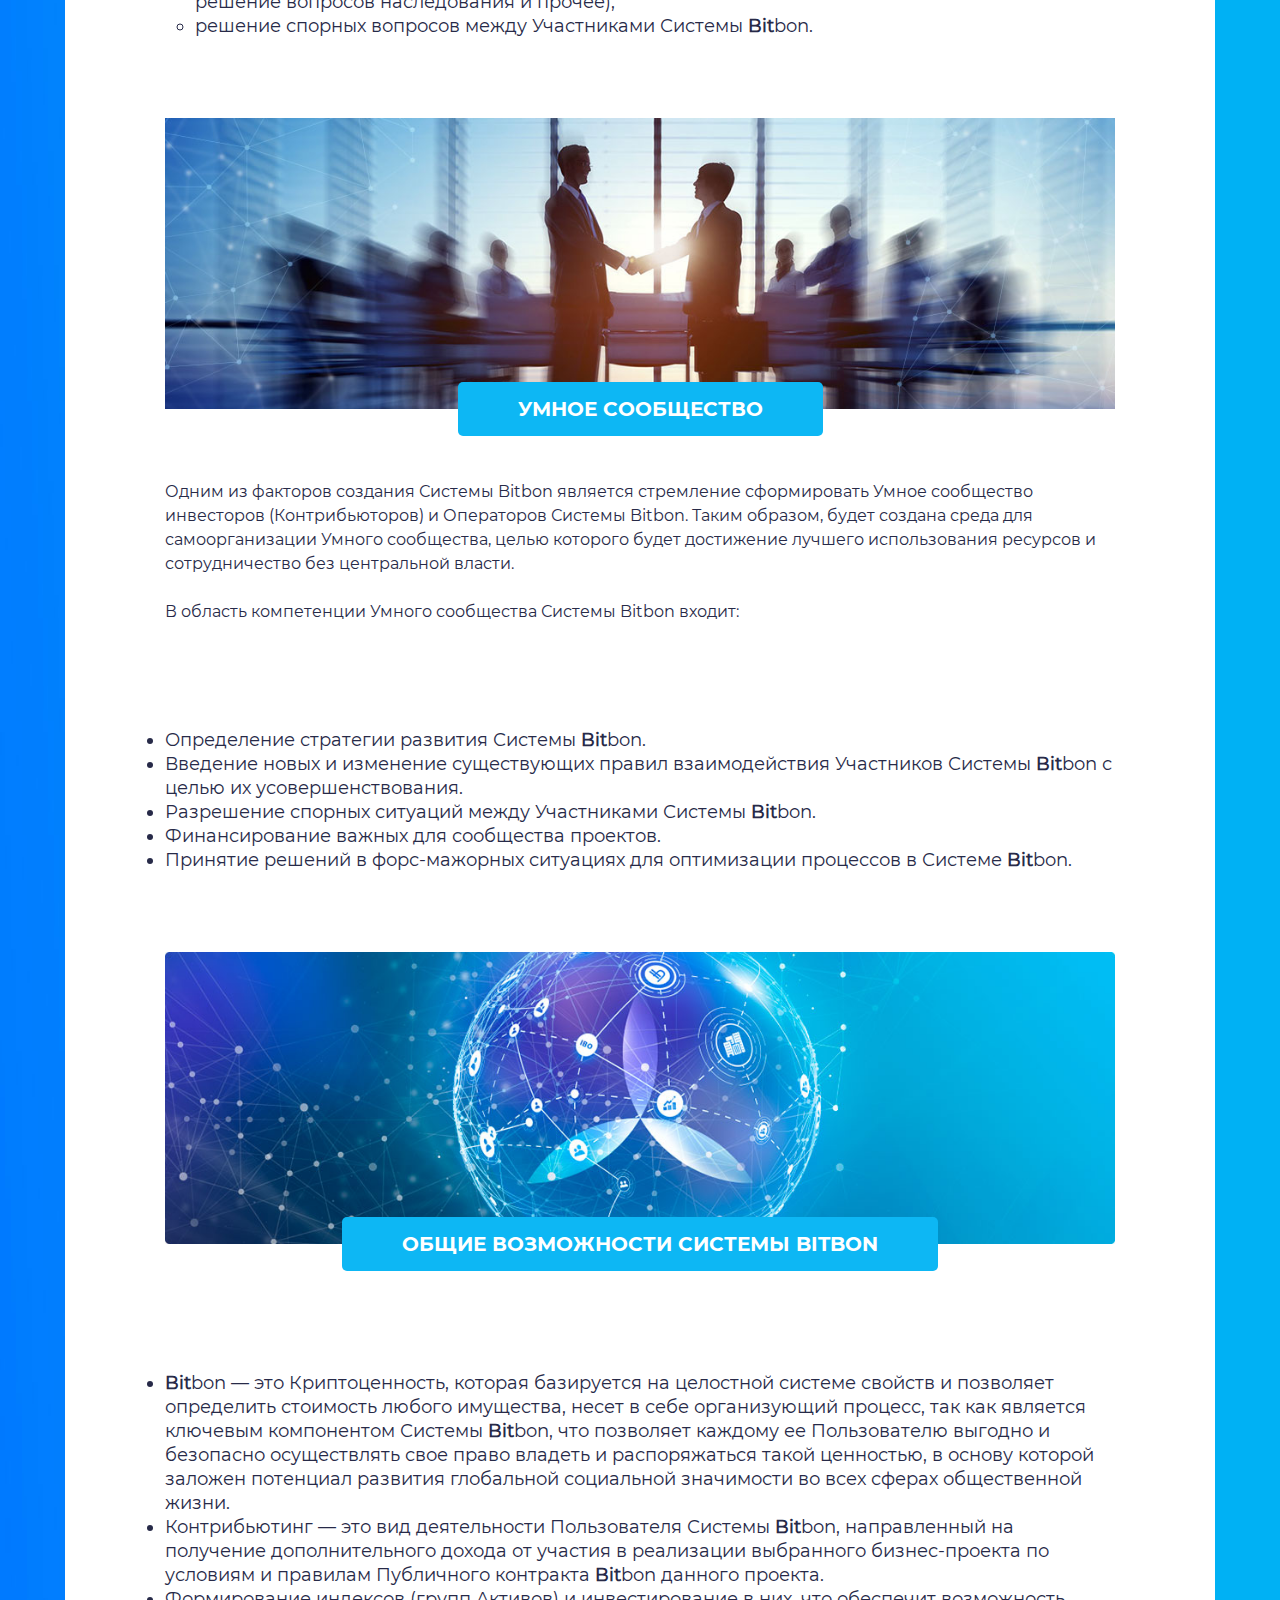
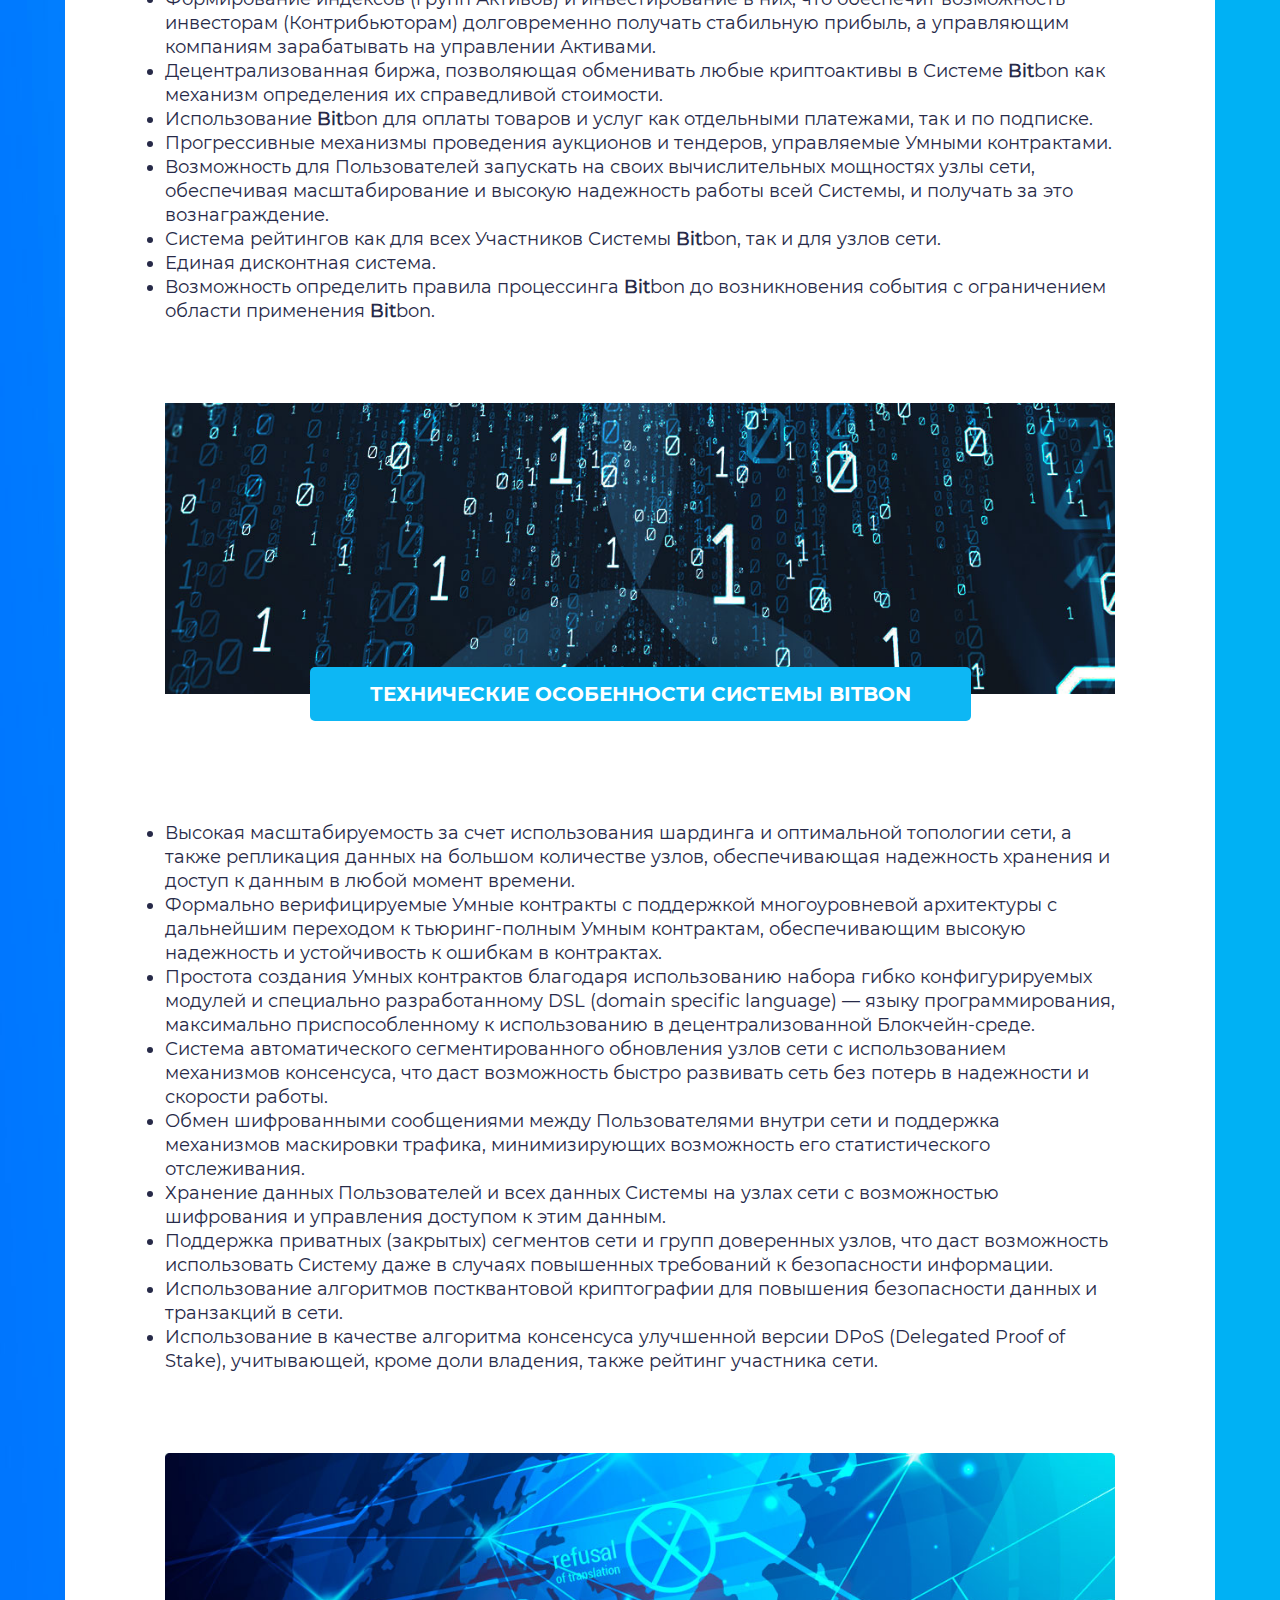
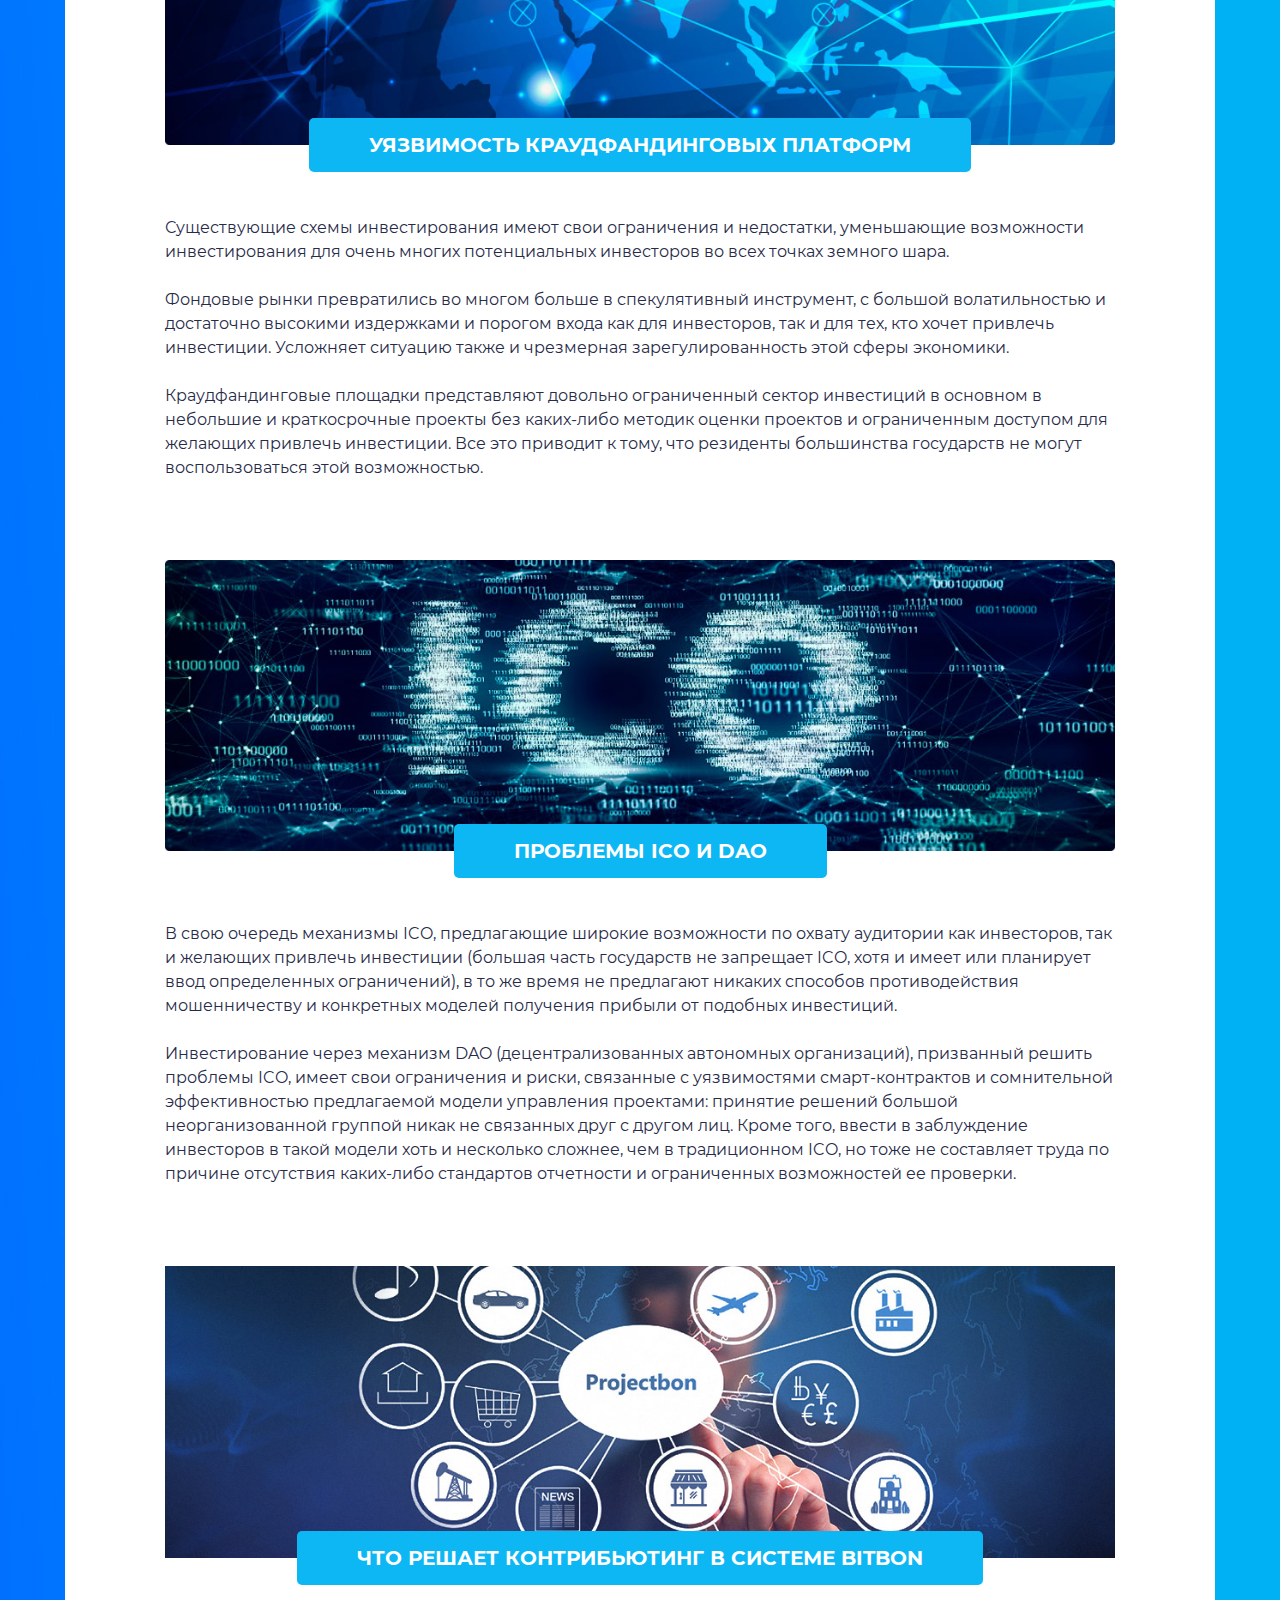
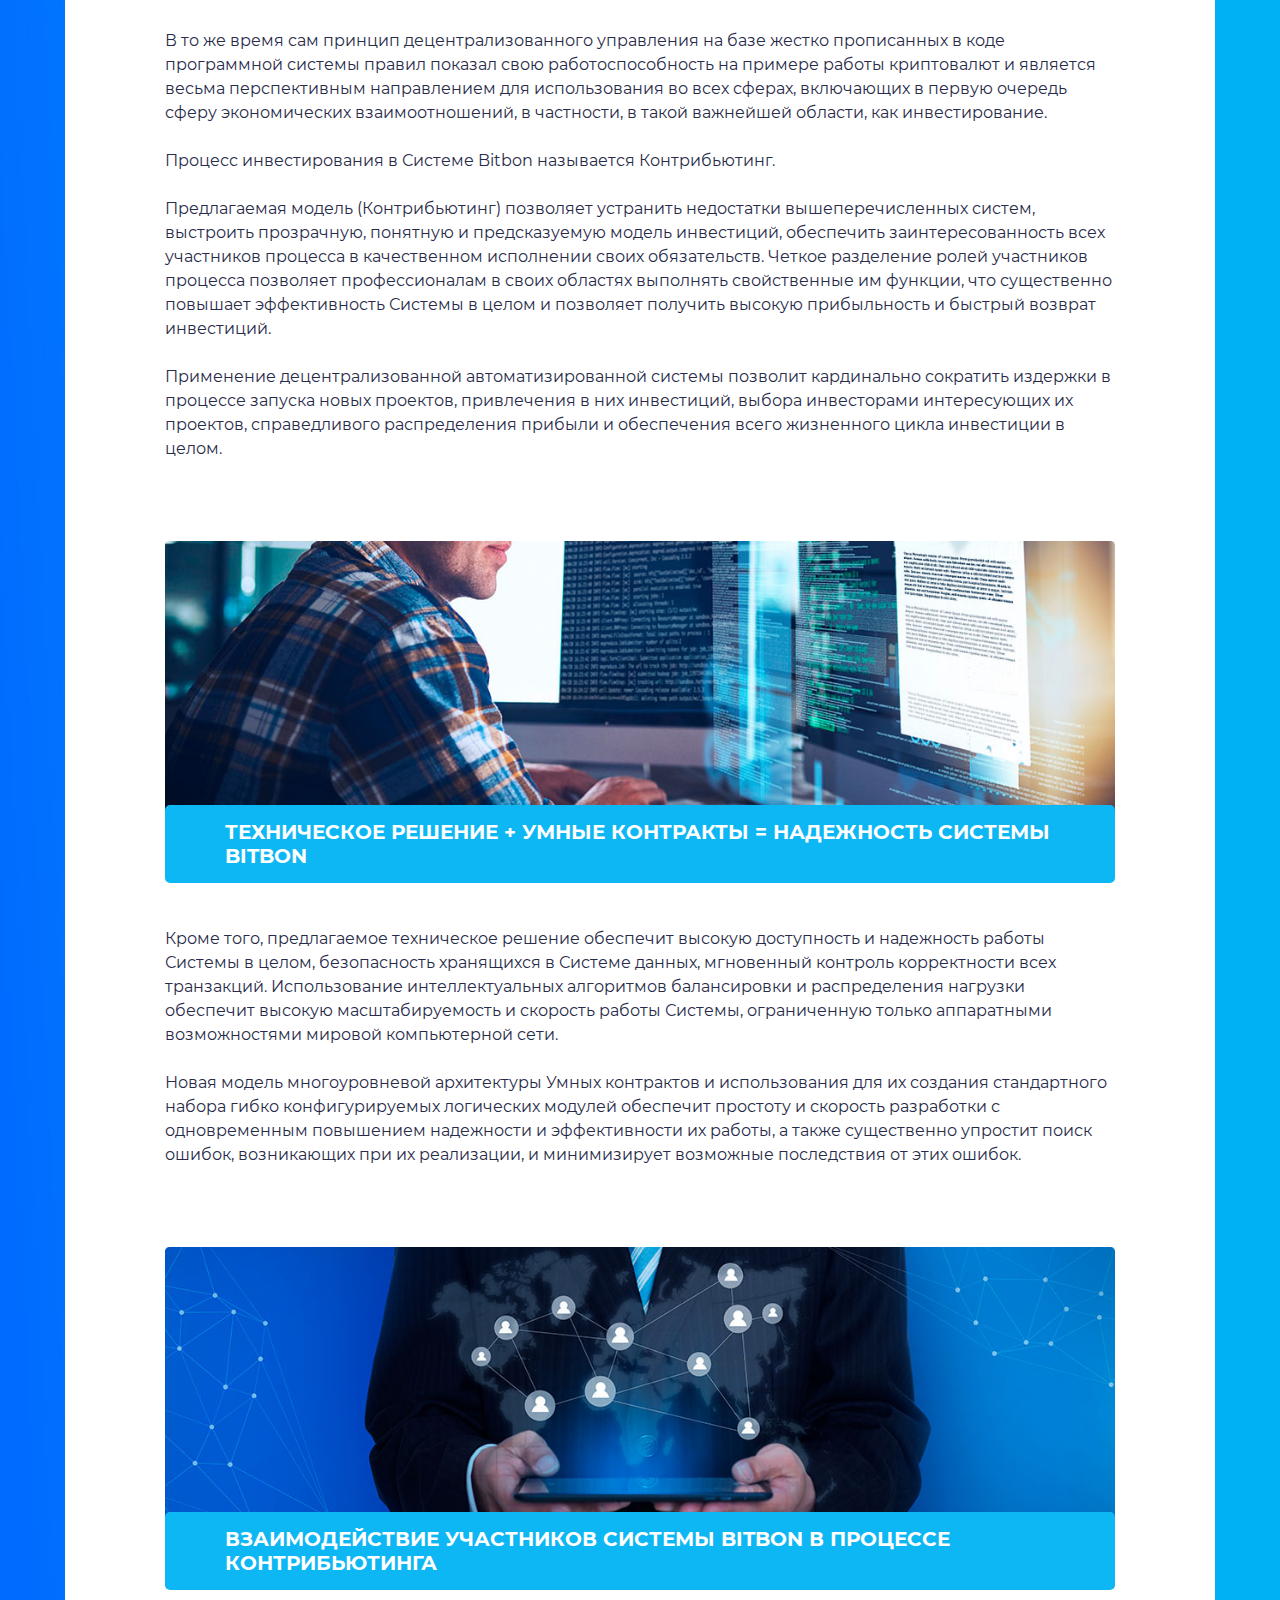
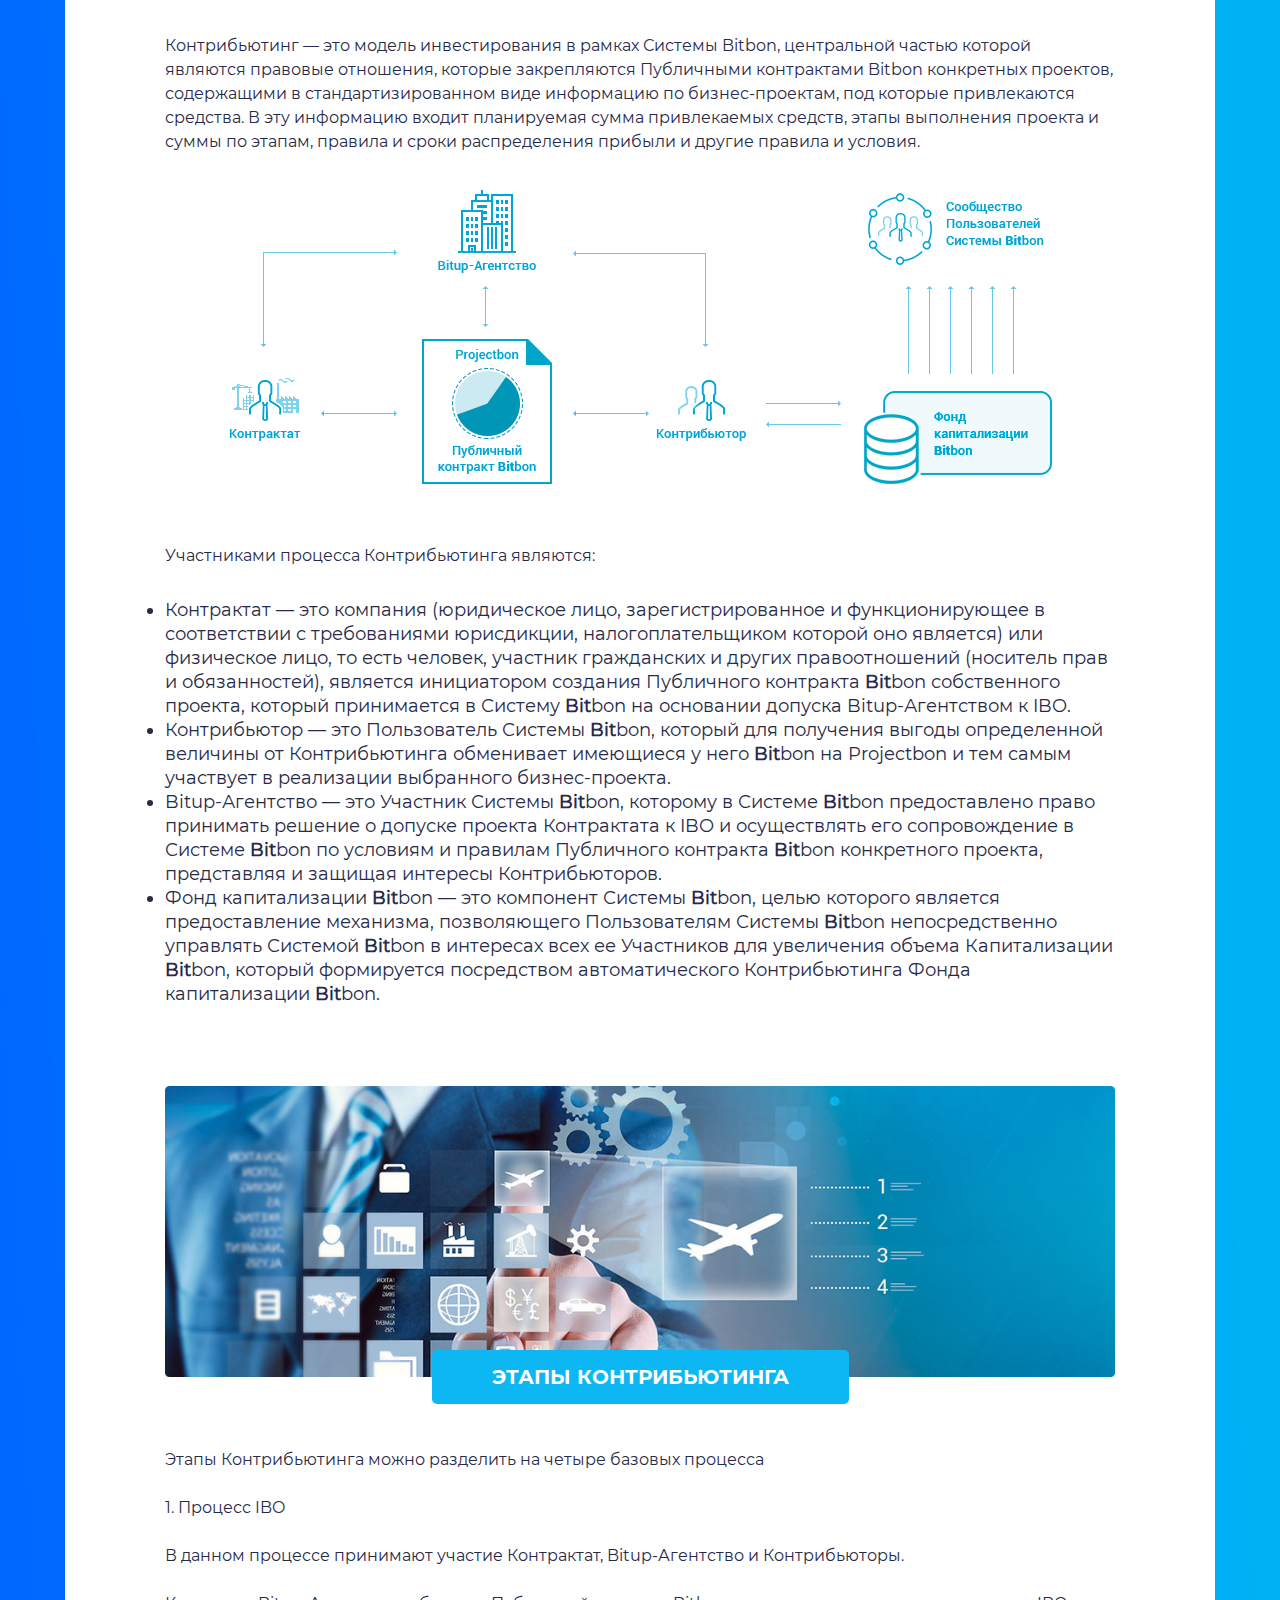
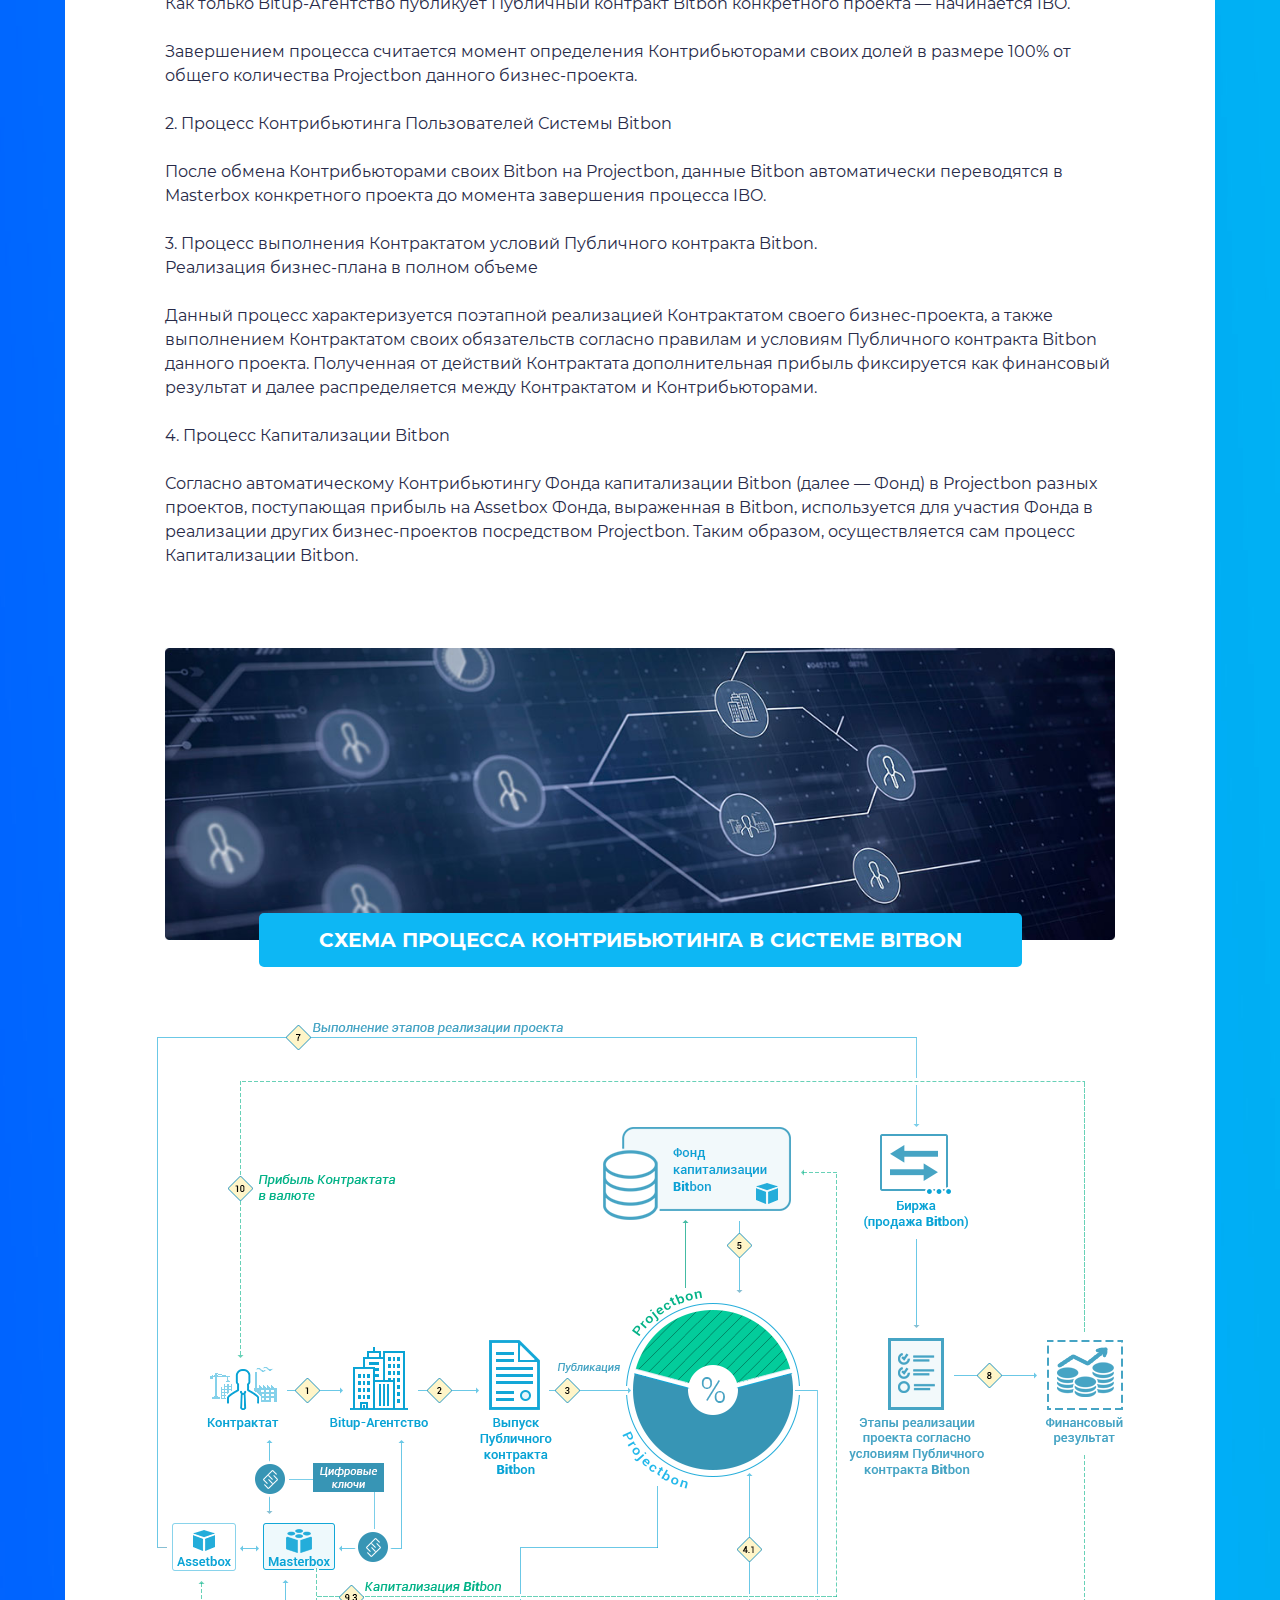
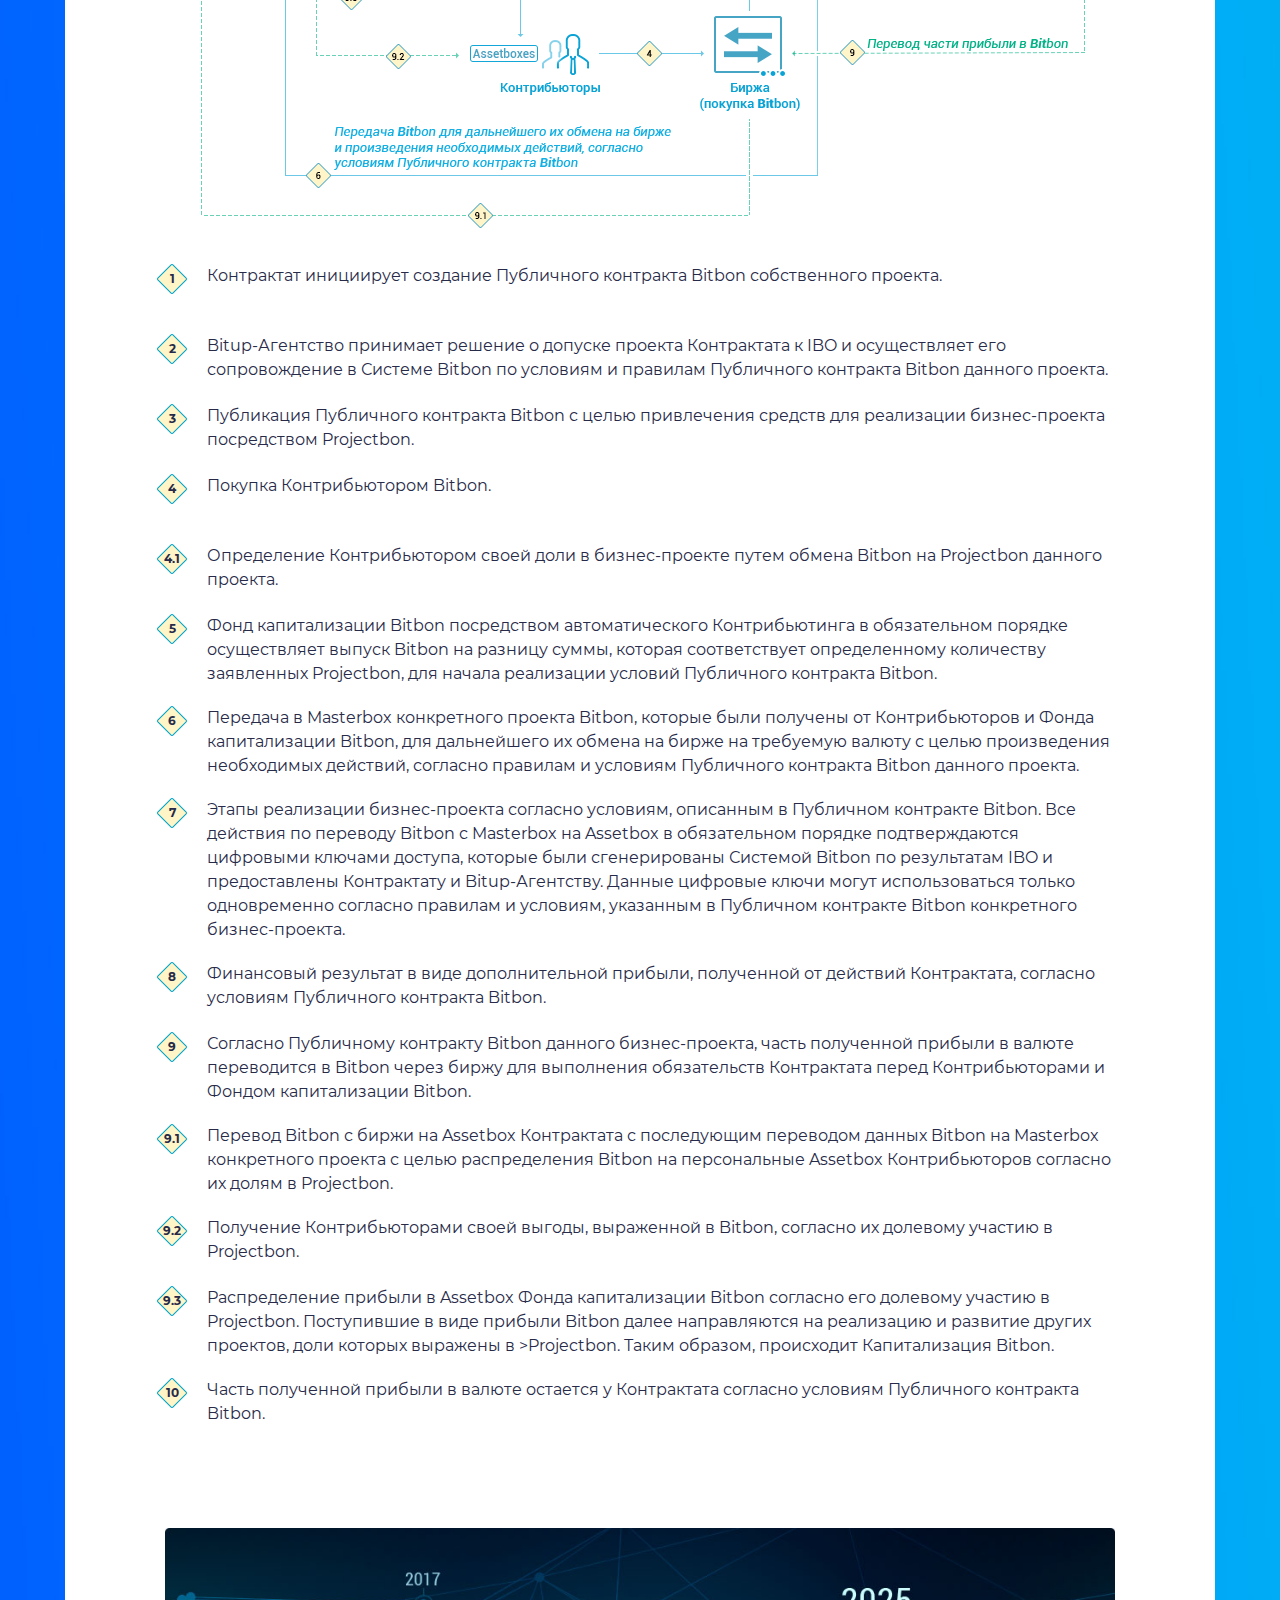
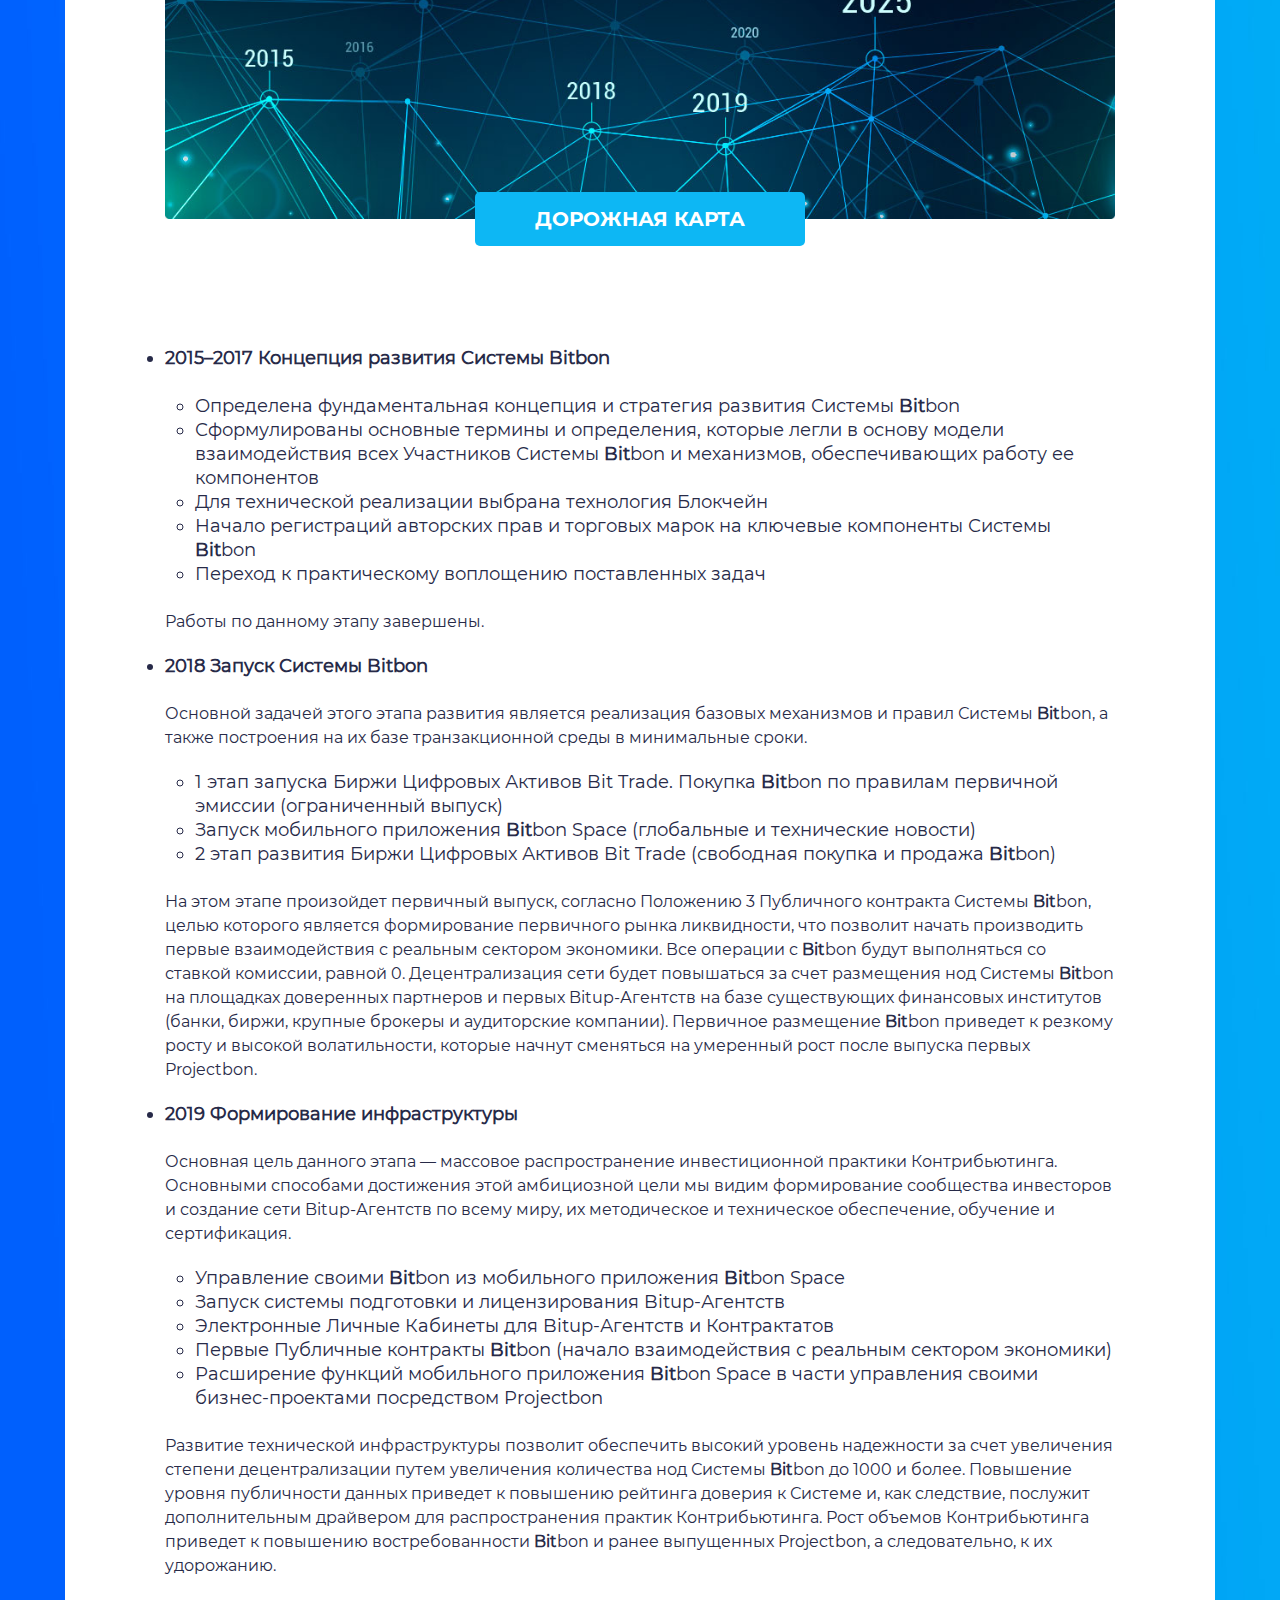
<file: WhiteSpace.html>
<!DOCTYPE html>
<html>
<head>
	<title>BitBon</title>
	<meta charset="utf-8">
	<meta http-equiv="X-UA-Compatible" content="IE=edge">
	<meta name="viewport" content="width=device-width, user-scalable=no">
	<link rel="icon" type="image/png" href="favicon.png"/>
	<link rel="stylesheet" type="text/css" href="css/ws.css">
	<link rel="stylesheet" type="text/css" href="fonts/fonts.css">
	<link rel="stylesheet" type="text/css" href="css/animate.css">
	<link rel="stylesheet" type="text/css" href="css/jquery.fancybox.min.css">
</head>
<body>
	<main>
		<div class="width2">
			<h1>WHITE PAPER СИСТЕМЫ BITBON</h1>
			<a href="#global" class="global">Глобальная маркетинговая стратегия</a>
			<div class="name">
				<img src="img/ws/1.jpg" alt="" />
				<div class="text">Идея</div>
			</div>
			<p>
				Мир стремительно развивается, смена поколений технологий стала перманентным процессом, информационное пространство расширяется со скоростью, превышающей возможности аналитических инструментов. Эти тенденции приводят к снижению стабильности финансовых систем и, как следствие, к снижению надежности привычных финансовых инструментов, которые использовались для сохранения сбережений и долговременных инвестиций. Те же тенденции приводят к повышению сложности и стоимости привлечения инвестиций для бизнеса, так как традиционное привлечение инвестиций требует прохождение сложных и длительных (с целью понизить риски) процедур доказательства состоятельности бизнеса и его проектов.

				Общество и рынок в ответ на эти вызовы создали множество краудфандинговых платформ, но их очень быстро постигла участь традиционных инвестиционных институтов. Они либо прогорели, либо превратились в пирамиды, либо были настолько зарегулированы, что потеряли смысл. Причиной послужили те же проблемы доказательства состоятельности бизнеса и его проектов в современных информационных условиях.
			</p>
			<div class="name">
				<img src="img/ws/2.jpg" alt="" />
				<div class="text">БЛОКЧЕЙН</div>
			</div>
			<p>
				Для исправления ситуации были использованы технологии Блокчейн. Криптовалюты на данный момент вполне убедительно показали возможность реализации финансовых систем на базе децентрализованных реестров. Более того, уже выработано несколько различных методов формирования консенсуса, такие как PoW, PoS, DPoS и другие. И эти методы продолжают совершенствоваться, повышая надежность и устойчивость децентрализованных систем.

				Казалось, что решение найдено. Было проведено и сейчас проводятся множество ICO (Initial Coin Offering). Но на сегодняшний день мы знаем много случаев мошенничества и жесткой реакции регуляторов на проведенные ICO. И тенденции показывают, что большинство идет тем же путем, который погубил краудфандинговые платформы первого поколения.

				Большинство решений на рынке пытаются предоставить услугу инвестирования с опорой на существующую инфраструктуру авторизации пользователей и защиту их от мошенничества. Чаще всего эти решения вступают в противоречие с законами какой-либо юрисдикции и, вместо того чтобы предложить легализацию инвестиционной деятельности, предлагают сменить юрисдикцию. Другими словами, ни одно из существующих решений не проектировалось как комплексный продукт, перед которым стоит задача не только обеспечить реализацию концепции демократического инвестирования, а обеспечить и создание инфраструктурных компонентов (не только цифровых, а коммерческих, социальных, регуляторных), которые обеспечат прозрачность, правовой статус и защиту инвестиционной деятельности.
			</p>
			<div class="name">
				<img src="img/ws/3.jpg" alt="" />
				<div class="text">ЧТО РЕШАЕТ СИСТЕМА BITBON</div>
			</div>
			<p>
				Система Bitbon предлагает комплексное решение проблем инвестирования и привлечения инвестирования за счет следующих свойств:

				<ul>
					<li>Абсолютная прозрачность за счет использования технологии Блокчейн.</li>
					<li>Полная легальность и персональная ответственность, которые достигаются путем:
						<ul>
							<li>полной регистрации всех Пользователей, с обязательной верификацией документов, удостоверяющих личность;</li>
							<li>персонального рейтинга доверия для каждого Пользователя;</li>
							<li>Bitup-Агентств<span class="_1p3ep" data-tip="" data-for="bitup-lob5jfmj12ivcec839cf" currentitem="false"></span> в каждой юрисдикции, защищающих интересы Пользователей;</li>
							<li>правовой природы <strong>Bit</strong>bon.</li>
						</ul>
					</li>
					<li>Децентрализация и высокая устойчивость Системы обеспечивается следующими мерами:
						<ul>
							<li>социальное управление Системой <strong>Bit</strong>bon;</li>
							<li>ноды Системы распределяются между Пользователями и Участниками Системы <strong>Bit</strong>bon<span class="_1p3ep" data-tip="" data-for="system-participant-lob5jfmj12ivcec839cf" currentitem="false"></span>. Предполагается развертывание нескольких сотен тысяч нод;</li>
							<li>открытость для государства и регуляторов;</li>
							<li>система вознаграждения Пользователей Системы <strong>Bit</strong>bon<span class="_1p3ep" data-tip="" data-for="user-lob5jfmj12ivcec839cf" currentitem="false"></span> за предоставление собственных ресурсов для обеспечения функционирования Системы.</li>
						</ul>
					</li>
					<li>Высокий уровень защиты за счет:
						<ul>
							<li>использование технологии Блокчейн;</li>
							<li>хранение всех инвестиционных документов в открытом виде в Блокчейне (в том числе результаты аудитов проекта);</li>
							<li>каждый Пользователь имеет доступ ко всем документам инвестпроекта и рейтингу всех его Участников;</li>
							<li>сопровождение проектов Bitup-Агентствами:
								<ul>
									<li>прошедшими сертификацию;</li>
									<li>с собственным рейтингом доверия, который зависит от успешности представляемых ими проектов;</li>
									<li>вносящими страховое обеспечение;</li>
								</ul>
							</li>
							<li>хранение в Блокчейне приватных данных с высоким уровнем надежности;</li>
							<li>возможность восстановления доступа Пользователя к Системе <strong>Bit</strong>bon (потеря паролей, решение вопросов наследования и прочее);</li>
							<li>решение спорных вопросов между Участниками Системы <strong>Bit</strong>bon.</li>
						</ul>
					</li>
				</ul>
			</p>
			<div class="name">
				<img src="img/ws/4.jpg" alt="" />
				<div class="text">УМНОЕ СООБЩЕСТВО</div>
			</div>
			<p>
				Одним из факторов создания Системы Bitbon является стремление сформировать Умное сообщество инвесторов (Контрибьюторов) и Операторов Системы Bitbon. Таким образом, будет создана среда для самоорганизации Умного сообщества, целью которого будет достижение лучшего использования ресурсов и сотрудничество без центральной власти.

				В область компетенции Умного сообщества Системы Bitbon входит:

				<ul>
					<li>Определение стратегии развития Системы <strong>Bit</strong>bon.</li>
					<li>Введение новых и изменение существующих правил взаимодействия Участников Системы <strong>Bit</strong>bon с целью их усовершенствования.</li>
					<li>Разрешение спорных ситуаций между Участниками Системы <strong>Bit</strong>bon.</li>
					<li>Финансирование важных для сообщества проектов.</li>
					<li>Принятие решений в форс-мажорных ситуациях для оптимизации процессов в Системе <strong>Bit</strong>bon.</li>
				</ul>
			</p>
			<div class="name">
				<img src="img/ws/5.jpg" alt="" />
				<div class="text">ОБЩИЕ ВОЗМОЖНОСТИ СИСТЕМЫ BITBON</div>
			</div>
			<p>
				<ul>
					<li><strong>Bit</strong>bon — это Криптоценность, которая базируется на целостной системе свойств и позволяет определить стоимость любого имущества, несет в себе организующий процесс, так как является ключевым компонентом Системы <strong>Bit</strong>bon, что позволяет каждому ее Пользователю выгодно и безопасно осуществлять свое право владеть и распоряжаться такой ценностью, в основу которой заложен потенциал развития глобальной социальной значимости во всех сферах общественной жизни.</li>
					<li>Контрибьютинг — это вид деятельности Пользователя Системы <strong>Bit</strong>bon, направленный на получение дополнительного дохода от участия в реализации выбранного бизнес-проекта по условиям и правилам Публичного контракта <strong>Bit</strong>bon<span class="_1p3ep" data-tip="" data-for="public-contract-9brrf8flplj6f3l72ypn7r" currentitem="false"></span> данного проекта.</li>
					<li>Формирование индексов (групп Активов<span class="_1p3ep" data-tip="" data-for="assets-9brrf8flplj6f3l72ypn7r" currentitem="false"></span>) и инвестирование в них, что обеспечит возможность инвесторам (Контрибьюторам) долговременно получать стабильную прибыль, а управляющим компаниям зарабатывать на управлении Активами.</li>
					<li>Децентрализованная биржа, позволяющая обменивать любые криптоактивы в Системе <strong>Bit</strong>bon как механизм определения их справедливой стоимости.</li>
					<li>Использование <strong>Bit</strong>bon для оплаты товаров и услуг как отдельными платежами, так и по подписке.</li>
					<li>Прогрессивные механизмы проведения аукционов и тендеров, управляемые Умными контрактами.</li>
					<li>Возможность для Пользователей запускать на своих вычислительных мощностях узлы сети, обеспечивая масштабирование и высокую надежность работы всей Системы, и получать за это вознаграждение.</li>
					<li>Система рейтингов как для всех Участников Системы <strong>Bit</strong>bon, так и для узлов сети.</li>
					<li>Единая дисконтная система.</li>
					<li>Возможность определить правила процессинга <strong>Bit</strong>bon до возникновения события с ограничением области применения <strong>Bit</strong>bon.</li>
				</ul>
			</p>
			<div class="name">
				<img src="img/ws/6.jpg" alt="" />
				<div class="text">ТЕХНИЧЕСКИЕ ОСОБЕННОСТИ СИСТЕМЫ BITBON</div>
			</div>
			<p>
				<ul>
					<li>Высокая масштабируемость за счет использования шардинга и оптимальной топологии сети, а также репликация данных на большом количестве узлов, обеспечивающая надежность хранения и доступ к данным в любой момент времени.</li>
					<li>Формально верифицируемые Умные контракты с поддержкой многоуровневой архитектуры с дальнейшим переходом к тьюринг-полным Умным контрактам, обеспечивающим высокую надежность и устойчивость к ошибкам в контрактах.</li>
					<li>Простота создания Умных контрактов благодаря использованию набора гибко конфигурируемых модулей и специально разработанному DSL (domain specific language) — языку программирования, максимально приспособленному к использованию в децентрализованной Блокчейн-среде.</li>
					<li>Система автоматического сегментированного обновления узлов сети с использованием механизмов консенсуса, что даст возможность быстро развивать сеть без потерь в надежности и скорости работы.</li>
					<li>Обмен шифрованными сообщениями между Пользователями внутри сети и поддержка механизмов маскировки трафика, минимизирующих возможность его статистического отслеживания.</li>
					<li>Хранение данных Пользователей и всех данных Системы на узлах сети с возможностью шифрования и управления доступом к этим данным.</li>
					<li>Поддержка приватных (закрытых) сегментов сети и групп доверенных узлов, что даст возможность использовать Систему даже в случаях повышенных требований к безопасности информации.</li>
					<li>Использование алгоритмов постквантовой криптографии для повышения безопасности данных и транзакций в сети.</li>
					<li>Использование в качестве алгоритма консенсуса улучшенной версии DPoS (Delegated Proof of Stake), учитывающей, кроме доли владения, также рейтинг участника сети.</li>
				</ul>
			</p>
			<div class="name">
				<img src="img/ws/7.jpg" alt="" />
				<div class="text">УЯЗВИМОСТЬ КРАУДФАНДИНГОВЫХ ПЛАТФОРМ</div>
			</div>
			<p>
				Существующие схемы инвестирования имеют свои ограничения и недостатки, уменьшающие возможности инвестирования для очень многих потенциальных инвесторов во всех точках земного шара.

				Фондовые рынки превратились во многом больше в спекулятивный инструмент, с большой волатильностью и достаточно высокими издержками и порогом входа как для инвесторов, так и для тех, кто хочет привлечь инвестиции. Усложняет ситуацию также и чрезмерная зарегулированность этой сферы экономики.

				Краудфандинговые площадки представляют довольно ограниченный сектор инвестиций в основном в небольшие и краткосрочные проекты без каких-либо методик оценки проектов и ограниченным доступом для желающих привлечь инвестиции. Все это приводит к тому, что резиденты большинства государств не могут воспользоваться этой возможностью.
			</p>
			<div class="name">
				<img src="img/ws/8.jpg" alt="" />
				<div class="text">ПРОБЛЕМЫ ICO И DAO</div>
			</div>
			<p>
				В свою очередь механизмы ICO, предлагающие широкие возможности по охвату аудитории как инвесторов, так и желающих привлечь инвестиции (большая часть государств не запрещает ICO, хотя и имеет или планирует ввод определенных ограничений), в то же время не предлагают никаких способов противодействия мошенничеству и конкретных моделей получения прибыли от подобных инвестиций.

				Инвестирование через механизм DAO (децентрализованных автономных организаций), призванный решить проблемы ICO, имеет свои ограничения и риски, связанные с уязвимостями смарт-контрактов и сомнительной эффективностью предлагаемой модели управления проектами: принятие решений большой неорганизованной группой никак не связанных друг с другом лиц. Кроме того, ввести в заблуждение инвесторов в такой модели хоть и несколько сложнее, чем в традиционном ICO, но тоже не составляет труда по причине отсутствия каких-либо стандартов отчетности и ограниченных возможностей ее проверки.
			</p>
			<div class="name">
				<img src="img/ws/9.jpg" alt="" />
				<div class="text">ЧТО РЕШАЕТ КОНТРИБЬЮТИНГ В СИСТЕМЕ BITBON</div>
			</div>
			<p>
				В то же время сам принцип децентрализованного управления на базе жестко прописанных в коде программной системы правил показал свою работоспособность на примере работы криптовалют и является весьма перспективным направлением для использования во всех сферах, включающих в первую очередь сферу экономических взаимоотношений, в частности, в такой важнейшей области, как инвестирование.

				Процесс инвестирования в Системе Bitbon называется Контрибьютинг.

				Предлагаемая модель (Контрибьютинг) позволяет устранить недостатки вышеперечисленных систем, выстроить прозрачную, понятную и предсказуемую модель инвестиций, обеспечить заинтересованность всех участников процесса в качественном исполнении своих обязательств. Четкое разделение ролей участников процесса позволяет профессионалам в своих областях выполнять свойственные им функции, что существенно повышает эффективность Системы в целом и позволяет получить высокую прибыльность и быстрый возврат инвестиций.

				Применение децентрализованной автоматизированной системы позволит кардинально сократить издержки в процессе запуска новых проектов, привлечения в них инвестиций, выбора инвесторами интересующих их проектов, справедливого распределения прибыли и обеспечения всего жизненного цикла инвестиции в целом.
			</p>
			<div class="name">
				<img src="img/ws/10.jpg" alt="" />
				<div class="text">ТЕХНИЧЕСКОЕ РЕШЕНИЕ + УМНЫЕ КОНТРАКТЫ = НАДЕЖНОСТЬ СИСТЕМЫ BITBON</div>
			</div>
			<p>
				Кроме того, предлагаемое техническое решение обеспечит высокую доступность и надежность работы Системы в целом, безопасность хранящихся в Системе данных, мгновенный контроль корректности всех транзакций. Использование интеллектуальных алгоритмов балансировки и распределения нагрузки обеспечит высокую масштабируемость и скорость работы Системы, ограниченную только аппаратными возможностями мировой компьютерной сети.

				Новая модель многоуровневой архитектуры Умных контрактов и использования для их создания стандартного набора гибко конфигурируемых логических модулей обеспечит простоту и скорость разработки с одновременным повышением надежности и эффективности их работы, а также существенно упростит поиск ошибок, возникающих при их реализации, и минимизирует возможные последствия от этих ошибок.
			</p>
			<div class="name">
				<img src="img/ws/11.jpg" alt="" />
				<div class="text">ВЗАИМОДЕЙСТВИЕ УЧАСТНИКОВ СИСТЕМЫ BITBON В ПРОЦЕССЕ КОНТРИБЬЮТИНГА</div>
			</div>
			<p style="margin-bottom: 30px;">
				Контрибьютинг — это модель инвестирования в рамках Системы Bitbon, центральной частью которой являются правовые отношения, которые закрепляются Публичными контрактами Bitbon конкретных проектов, содержащими в стандартизированном виде информацию по бизнес-проектам, под которые привлекаются средства. В эту информацию входит планируемая сумма привлекаемых средств, этапы выполнения проекта и суммы по этапам, правила и сроки распределения прибыли и другие правила и условия.
				<img src="img/ws/principle.png" alt="" />
				Участниками процесса Контрибьютинга являются:
				<ul>
					<li>Контрактат — это компания (юридическое лицо, зарегистрированное и функционирующее в соответствии с требованиями юрисдикции, налогоплательщиком которой оно является) или физическое лицо, то есть человек, участник гражданских и других правоотношений (носитель прав и обязанностей), является инициатором создания Публичного контракта <strong>Bit</strong>bon собственного проекта, который принимается в Систему <strong>Bit</strong>bon на основании допуска Bitup-Агентством к IBO<span class="_1p3ep" data-tip="" data-for="ibo-hwprkvr7yjtqcrbuyrwwmt" currentitem="false"></span>.</li>
					<li>Контрибьютор — это Пользователь Системы <strong>Bit</strong>bon, который для получения выгоды определенной величины от Контрибьютинга обменивает имеющиеся у него <strong>Bit</strong>bon на Projectbon<span class="_1p3ep" data-tip="" data-for="projectbon-hwprkvr7yjtqcrbuyrwwmt" currentitem="false"></span> и тем самым участвует в реализации выбранного бизнес-проекта.</li>
					<li>Bitup-Агентство — это Участник Системы <strong>Bit</strong>bon, которому в Системе <strong>Bit</strong>bon предоставлено право принимать решение о допуске проекта Контрактата к IBO и осуществлять его сопровождение в Системе <strong>Bit</strong>bon по условиям и правилам Публичного контракта <strong>Bit</strong>bon конкретного проекта, представляя и защищая интересы Контрибьюторов.</li>
					<li>Фонд капитализации <strong>Bit</strong>bon<span class="_1p3ep" data-tip="" data-for="capitalization-fond-hwprkvr7yjtqcrbuyrwwmt" currentitem="false"></span> — это компонент Системы <strong>Bit</strong>bon, целью которого является предоставление механизма, позволяющего Пользователям Системы <strong>Bit</strong>bon непосредственно управлять Системой <strong>Bit</strong>bon в интересах всех ее Участников для увеличения объема Капитализации <strong>Bit</strong>bon<span class="_1p3ep" data-tip="" data-for="capitalization-hwprkvr7yjtqcrbuyrwwmt" currentitem="false"></span>, который формируется посредством автоматического Контрибьютинга Фонда капитализации <strong>Bit</strong>bon.</li>
				</ul>
			</p>
			<div class="name">
				<img src="img/ws/12.jpg" alt="" />
				<div class="text">ЭТАПЫ КОНТРИБЬЮТИНГА</div>
			</div>
			<p>
				Этапы Контрибьютинга можно разделить на четыре базовых процесса

				1. Процесс IBO

				В данном процессе принимают участие Контрактат, Bitup-Агентство и Контрибьюторы.

				Как только Bitup-Агентство публикует Публичный контракт Bitbon конкретного проекта — начинается IBO.

				Завершением процесса считается момент определения Контрибьюторами своих долей в размере 100% от общего количества Projectbon данного бизнес-проекта.

				2. Процесс Контрибьютинга Пользователей Системы Bitbon

				После обмена Контрибьюторами своих Bitbon на Projectbon, данные Bitbon автоматически переводятся в Masterbox конкретного проекта до момента завершения процесса IBO.

				3. Процесс выполнения Контрактатом условий Публичного контракта Bitbon.
				Реализация бизнес-плана в полном объеме

				Данный процесс характеризуется поэтапной реализацией Контрактатом своего бизнес-проекта, а также выполнением Контрактатом своих обязательств согласно правилам и условиям Публичного контракта Bitbon данного проекта. Полученная от действий Контрактата дополнительная прибыль фиксируется как финансовый результат и далее распределяется между Контрактатом и Контрибьюторами.

				4. Процесс Капитализации Bitbon

				Согласно автоматическому Контрибьютингу Фонда капитализации Bitbon (далее — Фонд) в Projectbon разных проектов, поступающая прибыль на Assetbox Фонда, выраженная в Bitbon, используется для участия Фонда в реализации других бизнес-проектов посредством Projectbon. Таким образом, осуществляется сам процесс Капитализации Bitbon.
			</p>
			<div class="name">
				<img src="img/ws/13.jpg" alt="" />
				<div class="text">СХЕМА ПРОЦЕССА КОНТРИБЬЮТИНГА В СИСТЕМЕ BITBON</div>
			</div>
			<p>
				<img src="img/ws/kontr.png" alt="" />
				<span><span class="square">1</span> Контрактат инициирует создание Публичного контракта Bitbon собственного проекта.</span>

				<span><span class="square">2</span> Bitup-Агентство принимает решение о допуске проекта Контрактата к IBO и осуществляет его сопровождение в Системе Bitbon по условиям и правилам Публичного контракта Bitbon данного проекта.</span>

				<span><span class="square">3</span> Публикация Публичного контракта Bitbon с целью привлечения средств для реализации бизнес-проекта посредством Projectbon.</span>

				<span><span class="square">4</span> Покупка Контрибьютором Bitbon.</span>

				<span><span class="square">4.1</span> Определение Контрибьютором своей доли в бизнес-проекте путем обмена Bitbon на Projectbon данного проекта.</span>

				<span><span class="square">5</span> Фонд капитализации Bitbon посредством автоматического Контрибьютинга в обязательном порядке осуществляет выпуск Bitbon на разницу суммы, которая соответствует определенному количеству заявленных Projectbon, для начала реализации условий Публичного контракта Bitbon.</span>

				<span><span class="square">6</span> Передача в Masterbox конкретного проекта Bitbon, которые были получены от Контрибьюторов и Фонда капитализации Bitbon, для дальнейшего их обмена на бирже на требуемую валюту с целью произведения необходимых действий, согласно правилам и условиям Публичного контракта Bitbon данного проекта.</span>

				<span><span class="square">7</span> Этапы реализации бизнес-проекта согласно условиям, описанным в Публичном контракте Bitbon. Все действия по переводу Bitbon с Masterbox на Assetbox в обязательном порядке подтверждаются цифровыми ключами доступа, которые были сгенерированы Системой Bitbon по результатам IBO и предоставлены Контрактату и Bitup-Агентству. Данные цифровые ключи могут использоваться только одновременно согласно правилам и условиям, указанным в Публичном контракте Bitbon конкретного бизнес-проекта.</span>

				<span><span class="square">8</span> Финансовый результат в виде дополнительной прибыли, полученной от действий Контрактата, согласно условиям Публичного контракта Bitbon.</span>

				<span><span class="square">9</span> Согласно Публичному контракту Bitbon данного бизнес-проекта, часть полученной прибыли в валюте переводится в Bitbon через биржу для выполнения обязательств Контрактата перед Контрибьюторами и Фондом капитализации Bitbon.</span>

				<span><span class="square">9.1</span> Перевод Bitbon с биржи на Assetbox Контрактата с последующим переводом данных Bitbon на Masterbox конкретного проекта с целью распределения Bitbon на персональные Assetbox Контрибьюторов согласно их долям в Projectbon.</span>

				<span><span class="square">9.2</span> Получение Контрибьюторами своей выгоды, выраженной в Bitbon, согласно их долевому участию в Projectbon.</span>

				<span><span class="square">9.3</span> Распределение прибыли в Assetbox Фонда капитализации Bitbon согласно его долевому участию в Projectbon. Поступившие в виде прибыли Bitbon далее направляются на реализацию и развитие других проектов, доли которых выражены в >Projectbon. Таким образом, происходит Капитализация Bitbon.</span>

				<span><span class="square">10</span> Часть полученной прибыли в валюте остается у Контрактата согласно условиям Публичного контракта Bitbon.</span>
			</p>
			<div class="name">
				<img src="img/ws/14.jpg" alt="" />
				<div class="text">ДОРОЖНАЯ КАРТА</div>
			</div>
			<p>
				<ul>
					<li><strong>2015–2017 Концепция развития Системы <strong>Bit</strong>bon</strong><br /><br />
						<ul class="check_list_style">
							<li>Определена фундаментальная концепция и стратегия развития Системы <strong>Bit</strong>bon</li>
							<li>Сформулированы основные термины и определения, которые легли в основу модели взаимодействия всех Участников Системы <strong>Bit</strong>bon и механизмов, обеспечивающих работу ее компонентов</li>
							<li>Для технической реализации выбрана технология Блокчейн</li>
							<li>Начало регистраций авторских прав и торговых марок на ключевые компоненты Системы <strong>Bit</strong>bon</li>
							<li>Переход к практическому воплощению поставленных задач</li>
						</ul><br />
						<p>Работы по данному этапу завершены.</p>
					</li>
					<li><strong>2018 Запуск Системы <strong>Bit</strong>bon</strong><br /><br />
						<p>Основной задачей этого этапа развития является реализация базовых механизмов и правил Системы <strong>Bit</strong>bon, а также построения на их базе транзакционной среды в минимальные сроки. </p>
						<ul class="check_list_style">
							<li>1 этап запуска Биржи Цифровых Активов Bit Trade. Покупка <strong>Bit</strong>bon по правилам первичной эмиссии (ограниченный выпуск)</li>
							<li>Запуск мобильного приложения <strong>Bit</strong>bon Space (глобальные и технические новости)</li>
							<li>2 этап развития Биржи Цифровых Активов Bit Trade (свободная покупка и продажа <strong>Bit</strong>bon)</li>
						</ul><br />
						<p>На этом этапе произойдет первичный выпуск, согласно Положению 3 Публичного контракта Системы <strong>Bit</strong>bon, целью которого является формирование первичного рынка ликвидности, что позволит начать производить первые взаимодействия с реальным сектором экономики. Все операции с <strong>Bit</strong>bon будут выполняться со ставкой комиссии, равной 0. Децентрализация сети будет повышаться за счет размещения нод Системы <strong>Bit</strong>bon на площадках доверенных партнеров и первых Bitup-Агентств на базе существующих финансовых институтов (банки, биржи, крупные брокеры и аудиторские компании). Первичное размещение <strong>Bit</strong>bon приведет к резкому росту и высокой волатильности, которые начнут сменяться на умеренный рост после выпуска первых Projectbon.</p>
					</li>
					<li><strong>2019 Формирование инфраструктуры</strong><br /><br />
						<p>Основная цель данного этапа — массовое распространение инвестиционной практики Контрибьютинга. Основными способами достижения этой амбициозной цели мы видим формирование сообщества инвесторов и создание сети Bitup-Агентств по всему миру, их методическое и техническое обеспечение, обучение и сертификация.</p>
						<ul class="check_list_style">
							<li>Управление своими <strong>Bit</strong>bon из мобильного приложения <strong>Bit</strong>bon Space</li>
							<li>Запуск системы подготовки и лицензирования Bitup-Агентств</li>
							<li>Электронные Личные Кабинеты для Bitup-Агентств и Контрактатов</li>
							<li>Первые Публичные контракты <strong>Bit</strong>bon (начало взаимодействия с реальным сектором экономики)</li>
							<li>Расширение функций мобильного приложения <strong>Bit</strong>bon Space в части управления своими бизнес-проектами посредством Projectbon</li>
						</ul><br />
						<p>Развитие технической инфраструктуры позволит обеспечить высокий уровень надежности за счет увеличения степени децентрализации путем увеличения количества нод Системы <strong>Bit</strong>bon до 1000 и более. Повышение уровня публичности данных приведет к повышению рейтинга доверия к Системе и, как следствие, послужит дополнительным драйвером для распространения практик Контрибьютинга. Рост объемов Контрибьютинга приведет к повышению востребованности <strong>Bit</strong>bon и ранее выпущенных Projectbon, а следовательно, к их удорожанию.</p>
					</li>
					<li><strong>2020 Расширение инфраструктуры</strong><br /><br />
						<p>Цель данного этапа — экспансия Системы <strong>Bit</strong>bon во все отрасли экономики и развитие Умного сообщества инвесторов и Операторов Системы <strong>Bit</strong>bon.</p>
						<ul class="check_list_style">
							<li>Перевод инфраструктуры Системы <strong>Bit</strong>bon с приватного Блокчейна Ethereum на публичный Блокчейн Simcord с возможностью индивидуального майнинга</li>
							<li>Интеграция торговых сетей в Систему <strong>Bit</strong>bon</li>
							<li>Запуск на базе мобильного приложения <strong>Bit</strong>bon Space глобальной дисконтной системы, объединяющей разные сферы бизнеса в одну общую систему накопительных скидок и бонусов</li>
							<li>С целью достижения полной децентрализации Системы <strong>Bit</strong>bon будет произведено расширение возможности индивидуального майнинга Участниками Системы <strong>Bit</strong>bon за счет использования вычислительных ресурсов, пропускной способности каналов Интернет и объема выделенного дискового пространства для хранения информации Блокчейна Simcord.</li>
						</ul><br />
						<p>Рост котировки <strong>Bit</strong>bon, децентрализация, прозрачная модель, наличие центров ответственности и защиты Участников Системы <strong>Bit</strong>bon приведет к расширению как сообщества и сети Bitup-Агентств, так и технической инфраструктуры за счет индивидуального майнинга на свободных ресурсах Пользователей. Будут сформированы приватные подсети узлов для хранения конфиденциальной и защищенной информации. В 2020 году стремительно начнет расти доход от Контрибьютинга и, как следствие, капитализация <strong>Bit</strong>bon в целом.</p>
					</li>
					<li><strong>2021–2025 Глобализация</strong><br /><br />
						<p>Этот этап посвящен интеграции Системы <strong>Bit</strong>bon в существующие системы и продукты на всех уровнях, а также выходу на новые и развивающиеся рынки. </p>
						<ul class="check_list_style">
							<li>Объединение всех Участников Системы <strong>Bit</strong>bon в единую бизнес-ориентированную сеть нового поколения</li>
							<li>Запуск социальных накопительных программ с целью обеспечения достойного уровня жизни с гарантированным доходом</li>
							<li>Создание единой глобальной системы покупки и продажи товаров и услуг на базе Блокчейна Simcord</li>
						</ul>
					</li>
				</ul>
			</p>
			<div class="name">
				<img src="img/ws/15.jpg" alt="" />
				<div class="text">ГЛОБАЛЬНЫЕ ПЕРСПЕКТИВЫ СИСТЕМЫ BITBON</div>
			</div>
			<p style="margin-bottom: 30px;">
				Со временем Система Bitbon будет использоваться в разных сферах:
				<ul>
					<li>Финансово-инвестиционная платформа с множеством различных производных финансовых инструментов (боны, деривативы, индексы) и множеством торговых площадок (в том числе децентрализованных).</li>
					<li>Система накопительных и страховых инвестиций.</li>
					<li>Глобальная система макро- и микроплатежей и взаиморасчетов.</li>
					<li>Распределенная система учета различных статистических показателей и распределенного вычисления метрик.</li>
					<li>Глобальная система скидок и бонусов.</li>
					<li>Платформа для выпуска локальных криптовалют (сообществ, компаний, корпораций, регионов, стран).</li>
					<li>Безопасный мессенджер с возможностями обмена сообщениями.</li>
					<li>Бизнес-ориентированная социальная сеть.</li>
					<li>Настраиваемый и модерируемый информационный пул.</li>
					<li>Бесперебойное распределенное высоконадежное хранилище приватной и публичной информации.</li>
					<li>Всегда доступный сервер идентификации и авторизации.</li>
					<li>Глобальный рейтинг Пользователей и их компетенций.</li>
					<li>Платформа для размещения Пользователями Системы <strong>Bit</strong>bon коммерческих и бесплатных сервисов.</li>
				</ul>
			</p>
			<div class="name">
				<img src="img/ws/16.jpg" alt="" />
				<div class="text">КОМПАНИЯ SIMCORD — СОЗДАТЕЛЬ СИСТЕМЫ BITBON</div>
			</div>
			<p>
				imcord — компания с историей (https://www.simcord.com/ru/istoriya) и репутацией. Сегодня можно сказать, что концепция применения научного подхода к работе на финансовых рынках обеспечила правильное развитие Компании. Базовые цели и принципы демократизации инструментов для работы на финансовых рынках позволили пройти путь от идей финансовых стратегий до холдинга, который производит собственные программные продукты и использует собственную инфраструктуру финансовых продуктов, разделяя прибыль с Клиентами Компании.

				Использование компонента социальной инженерии и сети Информационно-Тренинговых Центров позволило создать собственные ниши рынков вместо конкуренции на переполненных сегментах финансовых рынков.

				Естественным развитием продуктовой линейки, в соответствии с принципами Компании о демократизации и либерализации финансовых инструментов, была разработка концепции Системы Bitbon. Для ее реализации планируется использовать новые версии существующих продуктов Компании, а также разработать Блокчейн нового поколения.
			</p>
			<div class="name">
				<img src="img/ws/17.jpg" alt="" />
				<div class="text">ТЕХНОЛОГИЧЕСКИЕ НАПРАВЛЕНИЯ КОМПАНИИ</div>
			</div>
			<p style="margin-bottom: 30px;">
				Экспертиза Компании достаточно обширна и включает в себя следующие технологические направления:
				<ul>
					<li>Сбор, консолидация и обработка больших массивов данных в реальном масштабе времени (Big Data).</li>
					<li>Многомерный анализ данных на выборках различной глубины и формирование полей фактов для систем принятия решений.</li>
					<li>Функциональные и интеллектуальные системы принятия решений и формирование управляющих сигналов.</li>
					<li>Системы и сети распределенных вычислений.</li>
					<li>Высоконагруженные системы (High load).</li>
					<li>Системы защиты информации и предотвращения мошенничества (Fraud detection, IPS).</li>
					<li>Клиентские и клиент-серверные мультиплатформенные приложения.</li>
					<li>JS web-приложения.</li>
					<li>Системы авторизации и аутентификации Пользователей, в том числе хранилища персональных данных Пользователей.</li>
					<li>Приложения обеспечения трейдинга на крипто- и финансовых рынках.</li>
					<li>Приложения управления портфелями инвестиций.</li>
					<li>Системы автоматизированной отчетности перед регуляторами.</li>
				</ul>
			</p>
			<div class="name">
				<img src="img/ws/18.jpg" alt="" />
				<div class="text">ЛЕГАЛЬНОСТЬ ИСПОЛЬЗОВАНИЯ СИСТЕМЫ BITBON</div>
			</div>
			<p>
				Компания Simcord также имеет серьезные наработки в области организации эксплуатации программных продуктов и организации легальной инвестиционной деятельности на базе этих продуктов в различных юрисдикциях.

				Сотрудниками Компании накоплен бесценный опыт вывода финансовых продуктов на региональные рынки и организации работы Клиентов таким образом, чтобы фискальные органы данных юрисдикций не имели претензий. Компания абсолютно прозрачна для государственных органов и регуляторов локальных рынков. Множество пройденных аудитов с помощью таких партнеров как Deloitte, KPMG, PWC, соответствие критериями MIFID II (ESMA), организация ежедневного репортинга о проведенных торговых сделках посредством EMIR reporting (ESMA), а также наличие действующих лицензий позволяют утверждать, что у Компании имеется достаточный опыт для обеспечения легального использования Системы Bitbon.
			</p>
			<div class="name">
				<img src="img/ws/19.jpg" alt="" />
				<div class="text">ОСНОВНЫЕ ПРОДУКТЫ КОМПАНИИ</div>
			</div>
			<p>
				<strong>Торгово-аналитическая платформа iPro Marketplace</strong>

				iPro Marketplace — торгово-аналитическая платформа, отличающаяся гибким и интуитивно понятным интерфейсом, в котором воплощены комплексные функциональные возможности и уникальные решения. Платформа включает набор программных компонентов (анализ рынка, отчеты торговли, разработка, тестирование и запуск торговых стратегий), благодаря которым торговля на финансовых рынках становится простой и максимально эффективной как на компьютере, так и на мобильных устройствах.

				<strong>Система контроля и управления финансовыми транзакциями</strong>

				Система контроля и управления финансовыми транзакциями (FCMS) обеспечивает возможность зачисления и перевода денежных средств Клиентов через взаимодействие с международными платежными системами. Функциональность приложения позволяет проводить обработку финансовых транзакций, выполнять мониторинг движения средств, осуществлять контроль финансовых транзакций, отслеживать подозрительную финансовую активность, формировать финансовую отчетность для регуляторов.

				<strong>Account Management System</strong>

				Account Management System — адаптивная система верификации Клиентов, позволяющая автоматизировать процесс обработки данных. Основное назначение системы — хранение и управление учетными записями с гарантированной безопасностью проводимых операций, а также поддержкой международных стандартов AML (Anti-Money Laundering).

				<strong>Система SSO (SUPPORT SYSTEM OPERATOR workplace)</strong>

				Система SSO позволяет автоматизировать бизнес-процессы в отделах клиентской поддержки и call-центрах. Программный продукт предназначен для обеспечения результативного взаимодействия с Клиентами, а также их информационного и консультационного сопровождения.

				<strong>Liquidity Management System</strong>

				Система управления ликвидностью (LMS) предназначена для агрегирования ликвидности на финансовом рынке и рынке криптовалют. Это высокотехнологичная система, рассчитанная на сбор информации о ценах и объемах торговли от различных поставщиков ликвидности, таких как биржи криптовалют или брокеры и банки валютного рынка, и принятии решений о выводе торговых приказов на того или иного поставщика с минимальными задержками.
			</p>
			<div class="name">
				<img src="img/ws/20.jpg" alt="" />
				<div class="text">ПУБЛИЧНЫЙ КОНТРАКТ СИСТЕМЫ BITBON</div>
			</div>
			<p>
				Цели и задачи, которые определила компания Simcord для возможности формирования современного Умного сообщества по принципам технологического и социального прогресса, требовали создания документа, представляющего собой основной вектор развития Системы Bitbon. Таким документом является Публичный контракт Системы Bitbon.

				По сути Публичный контракт Системы Bitbon является основополагающим документом, который обладает высшей юридической силой и регулирует взаимоотношения между Участниками Системы Bitbon.

				В Публичном контракте Системы Bitbon обозначены цели Системы Bitbon, закреплены основы ее развития, определены правила и условия взаимодействия всех Участников Системы Bitbon, выраженные в Положениях и отдельных Приложениях, являющихся неотъемлемой частью данного Соглашения.

				Ознакомиться с Публичным контрактом системы Bitbon можно, перейдя по ссылке https://www.bitbon.space/ru/publichnyy-kontrakt-sistemy-bitbon
			</p>
			<div class="name">
				<img src="img/ws/21.jpg" alt="" />
				<div class="text">ПОЛИТИКА ЦЕНООБРАЗОВАНИЯ BITBON</div>
			</div>
			<p class="accent_color" style="margin-bottom: 30px;">(на период 1 этапа запуска Биржи Цифровых Активов Bit Trade)</p>
			<p>
				На основании Положений 3, 4 и 5 Публичного контракта Системы Bitbon компанией Simcord была выбрана стратегия развития Системы Bitbon и распространения Bitbon с целью организации и автоматизации технологического взаимодействия между всеми Участниками Системы Bitbon путем обеспечения доступа всех Участников Системы Bitbon к единому цифровому пространству и всех необходимых инструментов для ведения деятельности в рамках Системы Bitbon. Таким образом, компанией Simcord была определена политика ценообразования Bitbon на период первого этапа старта Bit Trade. Это значит, что с 10 октября 2018 года будет действовать принцип рыночного ценообразования.

				Из этого следует, что в течение первого этапа старта Биржи Цифровых Активов Bit Trade (www.bit.trade), в период до 10 октября 2018 года, предоставлена возможность купить Bitbon по цене, которая определяется специальной формулой и рассчитывается в онлайн-режиме в зависимости от количества купленных Bitbon:
				<span class="formula">
					<img src="img/ws/formula.jpg" alt="" />
					где:
					S1 — базовое количество Bitbon для первого уровня исходя из стоимости 1 Bitbon = 1 доллару США,
					N — уровень ценообразования Bitbon,
					SN — количество Bitbon N-го уровня,
					S — текущее количество всех купленных Bitbon,
					P — текущая цена Bitbon,
					PN — базовая цена N-го уровня.
				</span>
				Для каждого последующего уровня количество Bitbon, которые будут распространены на этом уровне, равно количеству Bitbon, купленных на всех предыдущих уровнях. Так, для уровня 2 количество составит 800 000, для уровня 3 количество будет равно 1 600 000, а для четвертого 3 200 000 и так далее.

				На каждом уровне цена Bitbon линейно возрастает от базовой цены уровня (для 1 уровня — базовая цена 1 доллар США, для 2 уровня — цена 2 доллара США и так далее) до базовой цены следующего уровня, в зависимости от количества Bitbon, распространенных на данный момент.

				Такой подход к определению стоимости Bitbon на первом этапе запуска Системы Bitbon обоснован стремлением наделить цену Bitbon максимальной устойчивостью и потенциалом к росту на втором этапе ценообразования Bitbon рыночным способом.
			</p>
			<div class="step">
				<div class="name" id="global">
					<img src="img/ws/22.jpg" alt="" />
					<div class="text">ГЛОБАЛЬНАЯ МАРКЕТИНГОВАЯ СТРАТЕГИЯ</div>
				</div>
				<p>
					Одной из главных целей компании Simcord, определенных на период сразу же после запуска Системы Bitbon, является формирование первого Умного сообщества Системы Bitbon. К этой задаче Компания подходит с большой ответственностью, так как в область компетенции Умного сообщества Системы Bitbon входят важнейшие ключевые функции, среди которых финансирование важных для сообщества проектов, а также введение новых и изменение существующих правил взаимодействия Участников Системы Bitbon с целью их усовершенствования. Таким образом, для развития Системы Bitbon в данный период Компания планирует объединение более 100 000 000 Пользователей Системы Bitbon в первое Умное сообщество, которое будет использовать Систему Bitbon посредством предоставленных механизмов и сервисов в разных сферах деятельности — от обмена расчетных средств и бизнес-ориентированной социальной сети нового поколения до Контрибьютинга.
				
					Для формирования благоприятной среды образования автономного Умного сообщества Пользователей и популяризации Системы Bitbon в целом компанией Simcord разработана масштабная рекламная стратегия мирового уровня, проводимая в три базовых этапа, первый из которых будет проводиться на русском и английском языках с июня по октябрь 2018 года на более чем 10 крупных рекламных площадках, посвященных криптоиндустрии.
				</p>
				
				<p style="font-family: 'Montserrat-Bold';font-size: 20px;">Первый этап</p>
				<p>В связи с вышеизложенным на 1-м этапе планируется привлечь в Систему Bitbon от 100 000 до 300 000 активных Пользователей. Соответственно, до 10 октября 2018 года включительно будет действовать предложение о вознаграждении Промоутеров Bitbon в размере от 10% до 15% от суммы продажи Bitbon. Данное вознаграждение доступно только посредством использования механизмов, предусмотренных на Бирже Цифровых Активов Bit Trade (www.bit.trade). При этом на 1-м этапе реализации глобальной маркетинговой стратегии Компания оставляет за собой право определять способы и критерии для начисления этого вознаграждения.
				
				Обращаем внимание, что комиссия в размере до 15% будет действовать до начала 2-го этапа.</p>
				
				<p style="font-family: 'Montserrat-Bold';font-size: 20px;">Второй этап</p>
				<p>На 2-м этапе, начиная с 10 октября 2018 года, будет установлено вознаграждение в размере 10% от суммы продажи Bitbon за счет продавца Bitbon в пользу Промоутеров Bitbon. При этом выпуск Bitbon из Фонда капитализации Bitbon, на основании Положения 5 Публичного контракта Системы Bitbon, осуществляться не будет, что по сути означает обращение в Системе такого количества Bitbon, которое было определено на 1-м этапе глобальной маркетинговой стратегии в соответствии с Положением 4 Публичного контракта Системы Bitbon.
					
					С целью расширения Умного сообщества на 2-м этапе глобальной маркетинговой стратегии до 10 000 000 Пользователей Системы Bitbon и более предусматривается следующее:
					
					Перевод всех официальных информационных ресурсов Системы Bitbon на английский, немецкий, французский, испанский, украинский и казахский языки.
					Увеличение количества крупных рекламных площадок, посвященных криптоиндустрии, до 50.
					Подключение через API-интерфейсы (Application Programming Interface — программный интерфейс приложения) различных биржевых площадок и создание новых.
					Для поддержки интенсивного развития Системы Bitbon на период всего 2-го этапа глобальной маркетинговой стратегии Участники Системы Bitbon в статусе Промоутера Bitbon — биржевые площадки — в процессе открытых торгов с продавцов Bitbon будут взимать комиссию в размере не менее 10% в свою пользу или в пользу своих партнерских программ.
					
				Обращаем внимание, что комиссия в размере не менее 10% будет действовать до начала 3-го этапа, о начале которого будет сообщено в новости, опубликованной на официальных информационных ресурсах Системы Bitbon.</p>
				
				<p style="font-family: 'Montserrat-Bold';font-size: 20px;">Третий этап</p>
				<p>С целью расширения Умного сообщества на 3-м этапе глобальной маркетинговой стратегии до 100 000 000 Пользователей Системы Bitbon и более предусматривается следующее:
				
					Старт Контрибьютинга в Системе Bitbon в соответствии с Положением 23 Публичного контракта Системы Bitbon.
					Добавление переводов всех официальных информационных ресурсов Системы Bitbon на польский, румынский, венгерский, китайский, малайский, индонезийский, японский, арабский и корейский языки, что в целом составит 16 основных языковых групп с общим охватом носителей на планете — 4 831 000 000 (4 миллиарда 831 миллион).
					Увеличение общего количества рекламных площадок, посвященных криптоиндустрии и Контрибьютингу в целом, до 10 000 и более за счет прямой рекламы и естественного расширения на базе стратегии Промоутеров Публичных контрактов Bitbon согласно Положению 47 Публичного контракта Системы Bitbon.
					Расширение предоставления комплексных программных решений на базе API-интерфейсов (Application Programming Interface — программный интерфейс приложения), которые откроют возможность подключения банков для проведения эквайринга платежей, расширят возможности бирж для участия в Контрибьютинге, в проведении IBO (Initial Business Offering — первичное бизнес-предложение) и торговых учреждений, используя все преимущества технологии Блокчейн в новой цифровой экономике.
					Следовательно, на 3-м этапе глобальной маркетинговой стратегии и на всем остальном периоде развития Системы Bitbon в целом станет доступна возможность получения Биржами и/или Промоутерами Публичных контрактов Bitbon и их партнерскими программами в отдельности на базе Контрибьютинга нового вида вознаграждения. Данное вознаграждение будет устанавливать Контрактат в пользу Бирж и/или Промоутеров Публичных контрактов Bitbon на основании Положения 48 Публичного контракта Системы Bitbon в зависимости от вида бизнеса, в который привлекаются средства в соответствии с классом Публичного контракта Bitbon конкретного проекта в размере до 30% от суммы привлеченных средств с целью реализации бизнес-проекта Контрактатом.
				
					<p style="font-family: 'Montserrat-Bold';font-size: 20px;">Глобальные перспективы</p>
					<p style="margin-bottom: 20px;">Базовые этапы глобальной маркетинговой стратегии, заложенные в Систему Bitbon, определяют колоссальный технологический и социальный потенциал, тем самым предоставляя компании Simcord уверенность в реализации поставленных задач, среди которых можно выделить следующие:
						<ul>
							<li>Самоорганизация Умного сообщества, целью которого будет достижение лучшего использования ресурсов.</li>
							<li>Прогрессивные инструменты и механизмы, обеспечивающие абсолютную прозрачность процессов в Системе <strong>Bit</strong>bon.</li>
							<li>Бесперебойное распределенное высоконадежное хранилище приватной и публичной информации.</li>
							<li>Интеграция торговых сетей в Систему <strong>Bit</strong>bon и создание единой глобальной системы покупки и продажи товаров и услуг на базе Блокчейна Simcord.</li>
							<li>Запуск на базе мобильного приложения <strong>Bit</strong>bon Space глобальной дисконтной системы, объединяющей разные сферы бизнеса в одну общую систему накопительных скидок и бонусов.</li>
							<li>Запуск социальных накопительных программ с целью обеспечения достойного уровня жизни с гарантированным доходом.</li>
							<li>Запуск на базе мобильного приложения <strong>Bit</strong>bon Space безопасного мессенджера с возможностями обмена сообщениями с элементами социальной сети.</li>
							<li>Развитие инфраструктуры за счет экспансии Системы <strong>Bit</strong>bon во все отрасли экономики.</li>
						</ul><br />
						<p>
					На сегодняшний день развитие Системы Bitbon имеет исключительную интенсивность и нарастающий характер, что обусловлено поддержкой во многих странах мира на разных континентах. К Системе Bitbon присоединяются все больше единомышленников — людей, которые осознают реальные преимущества решений компании Simcord, реализованные на базе технологии Блокчейн и возможностей Системы Bitbon.
				</p>
			</div>
		</div>
	</main>
	<script src="js/jquery.min.js" type="text/javascript"></script>
	<script type="text/javascript">
		$(document).ready(function(){
			$(".width2 a").click(function (event) {
				//отменяем стандартную обработку нажатия по ссылке
				event.preventDefault();

				//забираем идентификатор бока с атрибута href
				var id  = $(this).attr('href'),

				//узнаем высоту от начала страницы до блока на который ссылается якорь
				top = $(id).offset().top;
				
				//анимируем переход на расстояние - top за 1500 мс
				$('body,html').animate({scrollTop: top}, 1500, "swing");
			});
		});
	</script>
</body>
</html>
</file>
<file: css/values.css>
::-webkit-scrollbar {
  width: 10px;
}

::-webkit-scrollbar-track {
  background: #f1f1f1;
}

::-webkit-scrollbar-thumb {
  background-image: -moz-linear-gradient(90deg, #73469d 0%, #d0185e 99%);
  background-image: -webkit-linear-gradient(90deg, #73469d 0%, #d0185e 99%);
  background-image: -ms-linear-gradient(90deg, #73469d 0%, #d0185e 99%);
}

::-webkit-scrollbar-thumb:window-inactive {
  background-image: -moz-linear-gradient(90deg, #73469d 0%, #d0185e 99%);
  background-image: -webkit-linear-gradient(90deg, #73469d 0%, #d0185e 99%);
  background-image: -ms-linear-gradient(90deg, #73469d 0%, #d0185e 99%);
}

a, a:focus, button, button:focus, input, input:focus, textarea, textarea:focus {
  outline: 0 !important;
}

:focus {
  outline: 0 !important;
  outline-offset: 0 !important;
}

select, select:focus {
  outline: 0 !important;
}

html {
  position: relative;
}

body {
  position: relative;
  overflow-x: hidden;
  margin: 0;
  padding: 0;
  background: #fff;
  font-size: 18px;
  line-height: 24px;
  font-family: "Montserrat-Regular";
  color: #272a48;
}

p {
  margin: 0;
  padding: 0;
}

a:focus, a:hover {
  text-decoration: none;
}

ul {
  list-style: none;
  margin: 0;
  padding: 0;
}

a {
  text-decoration: none;
  color: #000;
  cursor: pointer;
}

.container {
  width: 1500px;
  margin: 0 auto;
}

.width2 {
  width: 1150px;
  margin: 0 auto;
  display: flex;
  flex-direction: column;
}

h1, h2, h3, h4, h5, h6 {
  margin: 0;
}

.accent_color {
  color: #1c85bb;
}
.accent_color span {
  font-family: "Montserrat-Light" !important;
}

.button {
  background-image: -moz-linear-gradient(0deg, #73469d 0%, #d0185e 99%);
  background-image: -webkit-linear-gradient(0deg, #73469d 0%, #d0185e 99%);
  background-image: -ms-linear-gradient(0deg, #73469d 0%, #d0185e 99%);
  background-size: 100%;
  background-position: 0;
  box-shadow: 0px 12px 19px 0px rgba(71, 42, 91, 0.4);
  width: 359px;
  height: 79px;
  display: flex;
  justify-content: center;
  align-items: center;
  border-radius: 39.5px;
  transition: all 1s;
  cursor: pointer;
  font-family: "Montserrat-SemiBold";
  font-size: 22px;
  color: #fff;
  will-change: transform;
  margin: 0 auto;
}
.button span {
  font-family: "Montserrat-Light";
}
.button:hover {
  background-size: 200%;
  background-position: 100%;
  box-shadow: 0 6px 10px 0 rgba(71, 42, 91, 0.4);
  transform: scale(1.05);
}

h2 {
  font-size: 50px;
  font-family: "Montserrat-ExtraBold";
  text-transform: uppercase;
  text-align: center;
  line-height: 65px;
  color: #272a48;
  margin-bottom: 40px;
}

h3 {
  font-family: "Montserrat-ExtraBold";
  font-size: 60px;
  line-height: 70px;
  text-transform: uppercase;
  color: #fff;
  margin-bottom: 40px;
}

.upper_line {
  display: flex;
  justify-content: center;
  align-items: center;
  margin-bottom: 46px;
}
.upper_line img {
  margin: 0 14px;
}
.upper_line .line {
  background-color: #1c85bb;
  width: 75px;
  height: 1px;
}

header {
  background: url(../img/header/bg.png) no-repeat;
  background-position: 0 0;
  position: relative;
  background-size: 31%;
  z-index: 3;
  padding-top: 56px;
  padding-bottom: 139px;
}
header .button {
  margin: 0;
}
header .holder {
  width: 1780px;
  margin: 0 auto;
  background: #fff;
  border-radius: 15px;
  box-shadow: -4.97px 16.257px 52px 0px rgba(15, 39, 70, 0.27);
  padding-bottom: 80px;
}
header .holder .img_bg {
  position: absolute;
  top: 0;
  right: 0;
  width: 1003px;
}
header .holder .container {
  display: flex;
  flex-direction: column;
  align-items: flex-start;
  padding-top: 75px;
}
header .holder .container .logo {
  padding-bottom: 125px;
}
header .holder .container .text {
  font-family: "Montserrat-Medium";
  font-size: 53px;
  line-height: 100%;
  margin-bottom: 7px;
}
header .holder .container h1 {
  font-family: "Montserrat-Light";
  font-size: 120px;
  letter-spacing: 0.02em;
  line-height: 100%;
  display: flex;
  margin-bottom: 125px;
}
header .holder .container h1 span {
  font-family: "Montserrat-ExtraBold";
  border-bottom: 8px solid;
  line-height: 100%;
}
header .holder .container .text2 {
  font-family: "Montserrat-Medium";
  font-size: 20px;
  line-height: 30px;
  text-transform: uppercase;
  margin-bottom: 50px;
}
header .holder .container .text2 span {
  font-family: "Montserrat-Bold";
}

main {
  overflow: hidden;
}
main .shef {
  position: relative;
}
main .shef .img_bg {
  position: absolute;
  left: 0;
  top: -300px;
}
main .shef h2 {
  margin-bottom: 60px;
}
main .shef .width2 {
  flex-direction: row;
}
main .shef .width2 .left {
  width: 50%;
  padding-top: 80px;
}
main .shef .width2 .left ul li {
  font-size: 18px;
  font-family: "Montserrat-Bold";
  line-height: 26px;
  position: relative;
  margin-bottom: 32px;
}
main .shef .width2 .left ul li .circle {
  position: absolute;
  top: 6px;
  right: calc(100% + 15px);
  width: 12px;
  height: 12px;
  background: #bec6f4;
  border-radius: 50%;
}
main .shef .width2 .left p {
  margin-top: 27px;
  font-family: "Montserrat-Italic";
  font-size: 18px;
  width: 530px;
  padding-bottom: 46px;
  border-bottom: 1px solid #000;
}
main .shef .width2 .left p span {
  font-family: "Montserrat-Bold";
}
main .shef .width2 .right {
  width: 50%;
  display: flex;
  padding-bottom: 108px;
}
main .shef .width2 .right .text {
  line-height: 74px;
  writing-mode: vertical-rl;
  transform: rotate(180deg);
  text-align: right;
  font-family: "Montserrat-Medium";
  font-size: 18px;
}
main .shef .width2 .right .text span {
  font-family: "Montserrat-Bold";
}
main .shef .width2 .right .photo img {
  width: 100%;
  border-radius: 10px;
  box-shadow: 0px 22px 27px 0px rgba(0, 0, 0, 0.23);
}
main .shef .width2 .right .photo .name {
  font-family: "Montserrat-Medium";
  font-size: 20px;
  text-transform: uppercase;
  margin-top: 33px;
  margin-bottom: 25px;
}
main .shef .width2 .right .photo p {
  font-family: "Montserrat-SemiBold";
  font-size: 18px;
}
main .shef .width2 .single-item {
  width: 100%;
}
main .shef .width2 .single-item:after {
  content: "";
  height: 1px;
  width: 100%;
  background: #bec6f4;
  top: 178px;
  position: absolute;
}
main .shef .width2 .single-item .item {
  border-radius: 10px;
  width: 365px;
  height: 450px;
  box-sizing: border-box;
  padding-top: 45px;
  transition: all 0.5s;
}
main .shef .width2 .single-item .item .text {
  padding-bottom: 21px;
  font-family: "Montserrat-SemiBold";
  font-size: 20px;
  text-align: center;
}
main .shef .width2 .single-item .item .circle-dashed {
  display: flex;
  flex-direction: column;
  align-items: center;
  position: relative;
  margin-bottom: 39px;
}
main .shef .width2 .single-item .item .circle-dashed .circle {
  border-radius: 50%;
  background-color: #1c85bb;
  width: 16px;
  height: 16px;
}
main .shef .width2 .single-item .item .circle-dashed .circle2 {
  border-radius: 50%;
  position: absolute;
  left: 0;
  right: 0;
  margin: auto;
  top: 43px;
  width: 64px;
  height: 64px;
}
main .shef .width2 .single-item .item .circle-dashed .circle2 .circle3 {
  border-radius: 50%;
  background-color: white;
  box-shadow: 0px 22px 27px 0px rgba(0, 0, 0, 0.23);
  position: absolute;
  top: 0;
  right: 0;
  bottom: 0;
  left: 0;
  margin: auto;
  width: 42px;
  height: 42px;
  z-index: 2;
}
main .shef .width2 .single-item .item .circle-dashed .dashed {
  width: 1px;
  height: 140px;
  background-image: -webkit-linear-gradient(black 60%, rgba(255, 255, 255, 0) 0%);
  background-image: -o-linear-gradient(black 60%, rgba(255, 255, 255, 0) 0%);
  background-image: linear-gradient(black 60%, rgba(255, 255, 255, 0) 0%);
  background-position: right;
  background-size: 1px 10px;
  background-repeat: repeat-y;
  margin: 5px 0;
  z-index: 1;
}
main .shef .width2 .single-item .item .text2 {
  font-size: 16px;
  text-align: center;
  padding: 0 5px;
}
main .shef .width2 .single-item .slick-slide {
  transform: scale(0.8);
  background: none;
}
main .shef .width2 .single-item .slick-slide .circle-dashed .circle2 {
  background: none;
}
main .shef .width2 .single-item .slick-slide p, main .shef .width2 .single-item .slick-slide .circle, main .shef .width2 .single-item .slick-slide .dashed {
  opacity: 0.5;
}
main .shef .width2 .single-item .slick-active {
  transform: scale(1);
  background-image: -moz-linear-gradient(90deg, rgba(255, 255, 255, 0) 1%, #ebedfb 100%);
  background-image: -webkit-linear-gradient(90deg, rgba(255, 255, 255, 0) 1%, #ebedfb 100%);
  background-image: -ms-linear-gradient(90deg, rgba(255, 255, 255, 0) 1%, #ebedfb 100%);
  margin-top: 0;
  will-change: transform;
}
main .shef .width2 .single-item .slick-active .circle-dashed .circle2 {
  background-color: rgba(39, 42, 72, 0.102);
}
main .shef .width2 .single-item .slick-active p, main .shef .width2 .single-item .slick-active .circle, main .shef .width2 .single-item .slick-active .dashed {
  opacity: 1;
}
main .shef .progress {
  font-size: 36px;
  font-family: "Montserrat-ExtraBold";
  margin-bottom: 70px;
  text-align: center;
  line-height: 100%;
  width: 100%;
}
main .reviews {
  padding-bottom: 48px;
}
main .reviews .width2 {
  position: relative;
}
main .reviews .width2 .single-item {
  width: 100%;
  z-index: 2;
}
main .reviews .width2 .single-item .slick-next, main .reviews .width2 .single-item .slick-prev {
  top: 0;
  bottom: 0;
  margin: auto;
}
main .reviews .width2 .single-item .item {
  border-radius: 10px;
  width: 365px;
  box-sizing: border-box;
  transition: all 0.5s;
  display: flex;
  justify-content: center;
  align-items: center;
  flex-direction: column;
}
main .reviews .width2 .single-item .item img {
  border-radius: 5px;
  box-shadow: 0px 22px 27px 0px rgba(0, 0, 0, 0.23);
  z-index: 2;
  height: 263px;
  max-width: 100%;
  margin-top: 60px;
  cursor: pointer;
  opacity: 0.6;
  transition: all 0.5s;
}
main .reviews .width2 .single-item .item img:hover {
  opacity: 1;
}
main .reviews .width2 .single-item .item .text {
  margin-top: 25px;
  z-index: 1;
}
main .reviews .width2 .single-item .item .text p {
  line-height: 100%;
}
main .reviews .width2 .single-item .item .text p:nth-child(1) {
  padding-bottom: 16px;
  font-family: "Montserrat-SemiBold";
  font-size: 18px;
  text-align: center;
  text-transform: uppercase;
}
main .reviews .width2 .single-item .item .text p:nth-child(2) {
  font-family: "Montserrat-Medium";
  font-size: 18px;
  text-align: center;
  color: #626374;
  padding-bottom: 4px;
}
main .reviews .width2 .single-item .item .circle-dashed {
  display: flex;
  flex-direction: column;
  align-items: center;
  position: absolute;
  right: 0;
  left: 0;
  margin: auto;
  height: 100%;
  display: none;
}
main .reviews .width2 .single-item .item .circle-dashed .circle2 {
  border-radius: 50%;
  width: 64px;
  height: 64px;
  min-height: 64px;
  position: relative;
  background-color: rgba(39, 42, 72, 0.102);
}
main .reviews .width2 .single-item .item .circle-dashed .circle2 .circle3 {
  border-radius: 50%;
  background-color: white;
  box-shadow: 0px 22px 27px 0px rgba(0, 0, 0, 0.23);
  position: absolute;
  top: 0;
  right: 0;
  bottom: 0;
  left: 0;
  margin: auto;
  width: 42px;
  height: 42px;
  z-index: 2;
}
main .reviews .width2 .single-item .item .circle-dashed .dashed {
  width: 1px;
  height: 100%;
  background-image: -webkit-linear-gradient(black 60%, rgba(255, 255, 255, 0) 0%);
  background-image: -o-linear-gradient(black 60%, rgba(255, 255, 255, 0) 0%);
  background-image: linear-gradient(black 60%, rgba(255, 255, 255, 0) 0%);
  background-position: right;
  background-size: 1px 10px;
  background-repeat: repeat-y;
  margin: 5px 0;
  z-index: 1;
}
main .reviews .width2 .single-item .item .circle-dashed .circle {
  border-radius: 50%;
  background-color: #1c85bb;
  width: 16px;
  height: 16px;
  min-height: 16px;
}
main .reviews .width2 .single-item .item .text2 {
  font-size: 16px;
  text-align: center;
  padding: 0 5px;
}
main .reviews .width2 .single-item .slick-slide {
  transform: scale(0.8);
  background: none;
  opacity: 0.8;
}
main .reviews .width2 .single-item .slick-active {
  transform: scale(1);
  will-change: transform;
  opacity: 1;
}
main .reviews .width2 .effect {
  position: absolute;
  top: 0;
  z-index: 1;
}
main .reviews .width2 .effect:after {
  display: none;
}
main .reviews .width2 .effect img, main .reviews .width2 .effect .text {
  opacity: 0;
}

.bg-form-close {
  display: flex;
  width: 100%;
  position: fixed;
  height: 100vh;
  justify-content: center;
  align-items: center;
  background: rgba(0, 0, 0, 0.6);
  opacity: 0;
  z-index: 0;
  top: 0;
}
.bg-form-close .close {
  width: 100%;
  height: 100%;
  position: absolute;
  z-index: 1;
}

.bg-form-close.active {
  opacity: 1;
  z-index: 999;
}

.form-holder {
  position: relative;
}
.form-holder .amoforms_iframe {
  width: 500px !important;
  height: 700px !important;
  position: relative !important;
  z-index: 2 !important;
  max-width: 100%;
  min-height: 100%;
}
.form-holder .close2 {
  position: absolute;
  z-index: 3;
  top: 50px;
  right: 30px;
  cursor: pointer;
}

.nav-btn2 {
  position: relative;
  display: none;
  width: 30px;
  height: 30px;
  position: absolute;
  margin: 0 auto;
  right: 0;
  left: 0;
}

.show-menu-btn {
  position: absolute;
  right: 0;
  top: 7px;
  width: 30px;
  height: 30px;
  -webkit-transform: rotate(0deg);
  transform: rotate(0deg);
  -webkit-transition: 0.34s ease-in-out;
  transition: 0.34s ease-in-out;
  cursor: pointer;
  z-index: 10000;
}

.show-menu-btn span {
  display: block;
  position: absolute;
  background: #000;
  height: 2px;
  width: 25px;
  opacity: 1;
  left: 0;
  -webkit-transform: rotate(0deg);
  transform: rotate(0deg);
  -webkit-transition: 0.25s ease-in-out;
  transition: 0.25s ease-in-out;
  top: 22px;
}

.show-menu-btn span:nth-child(1) {
  top: 0;
}

.show-menu-btn span:nth-child(2) {
  top: 7px;
}

.show-menu-btn span:nth-child(3) {
  top: 14px;
}

.show-menu-btn.open span {
  top: 7px;
  -webkit-transform: rotate(135deg);
  transform: rotate(135deg);
  width: 30px;
}

.show-menu-btn.open span:nth-child(2) {
  left: -60px;
  opacity: 0;
}

.show-menu-btn.open span:nth-child(3) {
  top: 7px;
  width: 30px;
  -webkit-transform: rotate(-135deg);
  transform: rotate(-135deg);
}

footer {
  overflow: hidden;
  height: 166px;
  display: flex;
  align-items: center;
  border-top: 1px solid rgba(255, 255, 255, 0.129);
  z-index: 1;
  position: relative;
}
footer .width2 {
  display: flex;
  flex-direction: row;
  justify-content: space-between;
  align-items: center;
  margin-bottom: 0 !important;
}
footer .width2 .img2 {
  background: url(../img/footer/logo.png);
  width: 160px;
  height: 47px;
  background-size: 100% 100%;
}
footer .width2 .contact {
  display: flex;
  align-items: center;
}
footer .width2 .contact img {
  cursor: pointer;
  will-change: transform;
  transition: all 0.5s;
}
footer .width2 .contact img:hover {
  transform: scale(1.05);
}
footer .width2 .contact img:nth-child(2n) {
  margin-left: 22px;
}
footer .width2 .contact div {
  display: none;
}
footer .width2 .contact p {
  font-family: "Montserrat-Medium";
  font-size: 18px;
  letter-spacing: -0.04em;
  color: #fff;
  line-height: 31px;
  text-align: center;
}
footer .width2 .developer {
  display: flex;
  align-items: center;
}
footer .width2 .developer:hover p {
  color: #1c85bb !important;
}
footer .width2 .developer p {
  font-family: "Montserrat-Bold";
  text-transform: uppercase;
  font-size: 18px;
  line-height: 28px;
  color: #fff;
  margin-right: 20px;
  text-align: center;
  transition: all 0.5s;
}
footer .width2 .developer .img {
  width: 123px;
  height: 41px;
  background: url(../img/footer/logo2.png);
  background-size: 100% 100%;
}

@media screen and (max-width: 1900px) {
  header {
    padding-top: 45px;
  }
  header .holder {
    width: 1500px;
    padding-bottom: 69px;
  }
  header .holder .img_bg {
    width: 824px;
  }
  header .holder .container .logo {
    padding-bottom: 80px;
  }
  header .holder .container .text {
    font-size: 45px;
  }
  header .holder .container h1 {
    font-size: 100px;
    margin-bottom: 74px;
  }
  header .holder .container .text2 {
    font-size: 18px;
    line-height: 26px;
  }

  .container {
    width: 1300px;
  }
}
@media screen and (max-width: 1590px) {
  header {
    padding-top: 41px;
  }
  header .holder {
    width: 1300px;
    padding-bottom: 64px;
  }
  header .holder .img_bg {
    width: 716px;
  }
  header .holder .container .logo {
    padding-bottom: 60px;
  }
  header .holder .container .text {
    font-size: 35px;
  }
  header .holder .container h1 {
    font-size: 80px;
    margin-bottom: 54px;
  }
  header .holder .container .text2 {
    font-size: 18px;
    line-height: 26px;
  }

  .container {
    width: 1150px;
  }

  h2 {
    font-size: 45px;
  }
}
@media screen and (max-width: 1390px) {
  header .holder {
    width: 1250px;
  }
}
@media screen and (max-width: 1350px) {
  header .holder {
    width: 1180px;
    padding-bottom: 80px;
  }

  .container {
    width: 1050px;
  }

  header .holder .img_bg {
    width: 642px;
  }

  header .holder .container .logo {
    width: 150px;
  }

  header .holder .container {
    padding-top: 63px;
  }

  header .holder .container .text {
    font-size: 30px;
  }

  header .holder .container h1 {
    font-size: 68px;
    margin-bottom: 40px;
  }

  header .holder .container .text2 {
    font-size: 16px;
    line-height: 20px;
  }

  .button {
    width: 300px;
    height: 70px;
    font-size: 20px;
  }
}
@media screen and (max-width: 1200px) {
  footer {
    padding: 50px 0;
    height: auto;
  }
  footer .width2 {
    justify-content: space-between;
  }
  footer .width2 .contact {
    margin: 40px 0;
  }

  h2, h3 {
    font-size: 30px;
    line-height: 100%;
    text-align: center !important;
  }
  h2 br, h3 br {
    display: none;
  }

  h2 {
    margin-bottom: 20px;
  }

  header .holder {
    width: 92%;
  }
  header .holder .img_bg {
    display: none;
  }
  header .holder .container {
    align-items: center;
    width: 100%;
    box-sizing: border-box;
    padding-left: 10px;
    padding-right: 10px;
    text-align: center;
  }

  .width2 {
    width: 92% !important;
  }

  .container {
    width: 92%;
    display: flex;
    flex-direction: column;
    align-items: center;
  }
}
@media screen and (max-width: 767px) {
  header {
    padding-bottom: 80px;
  }

  h2, h3 {
    font-size: 22px;
  }

  footer .width2 {
    flex-direction: column;
  }
  footer .width2 .contact {
    flex-direction: column;
  }
  footer .width2 .contact div {
    display: flex;
    justify-content: space-around;
    width: 100%;
  }
  footer .width2 .contact img {
    margin-right: 0;
    margin-bottom: 10px;
  }
  footer .width2 .contact p {
    text-align: center;
  }

  footer .width2 .developer p {
    font-size: 14px;
    line-height: 20px;
  }
  footer .width2 .developer img {
    margin-bottom: 20px;
  }

  header .holder .container .text {
    font-size: 24px;
  }

  header .holder .container h1 {
    font-size: 50px;
    margin-bottom: 20px;
  }

  header .holder .container .text2 {
    margin-bottom: 40px;
  }

  header .holder {
    padding-bottom: 40px;
  }

  ._form-content input {
    max-width: 100%;
  }

  #_form_2_submit {
    max-height: 60px !important;
  }

  ._form-title {
    margin-top: 50px !important;
  }
}
@-webkit-keyframes triangle {
  50% {
    -webkit-transform: rotate(180deg);
    transform: rotate(180deg);
  }
  100% {
    -webkit-transform: rotate(360deg);
    transform: rotate(360deg);
  }
}
@keyframes triangle {
  50% {
    -webkit-transform: rotate(180deg);
    transform: rotate(180deg);
  }
  100% {
    -webkit-transform: rotate(360deg);
    transform: rotate(360deg);
  }
}
.anim_triangle {
  -webkit-animation-name: triangle;
  animation-name: triangle;
  -webkit-animation-iteration-count: infinite;
  animation-iteration-count: infinite;
  -webkit-animation-direction: normal;
  animation-direction: normal;
  -webkit-animation-timing-function: linear;
  animation-timing-function: linear;
  -webkit-animation-duration: 20s;
  animation-duration: 20s;
}

@-webkit-keyframes triangle2 {
  25% {
    width: 100%;
  }
  50% {
    -webkit-transform: rotateZ(180deg);
    transform: rotateZ(180deg);
  }
  75% {
    width: 100%;
  }
  100% {
    -webkit-transform: rotateZ(360deg);
    transform: rotateZ(360deg);
  }
}
@keyframes triangle2 {
  25% {
    width: 100%;
  }
  50% {
    -webkit-transform: rotateZ(180deg);
    transform: rotateZ(180deg);
  }
  75% {
    width: 100%;
  }
  100% {
    -webkit-transform: rotateZ(360deg);
    transform: rotateZ(360deg);
  }
}
.anim_triangle2 {
  -webkit-animation-name: triangle;
  animation-name: triangle;
  -webkit-animation-iteration-count: infinite;
  animation-iteration-count: infinite;
  -webkit-animation-direction: normal;
  animation-direction: normal;
  -webkit-animation-timing-function: linear;
  animation-timing-function: linear;
  -webkit-animation-duration: 20s;
  animation-duration: 20s;
}

#_form_2_ {
  font-size: 14px;
  line-height: 1.6;
  font-family: arial, helvetica, sans-serif;
  margin: 0;
}

#_form_2_ * {
  outline: 0;
}

._form_hide {
  display: none;
  visibility: hidden;
}

._form_show {
  display: block;
  visibility: visible;
}

#_form_2_._form-top {
  top: 0;
}

#_form_2_._form-bottom {
  bottom: 0;
}

#_form_2_._form-left {
  left: 0;
}

#_form_2_._form-right {
  right: 0;
}

#_form_2_ input[type=text], #_form_2_ input[type=date], #_form_2_ textarea {
  padding: 6px;
  height: auto;
  border: #979797 1px solid;
  border-radius: 4px;
  color: #000 !important;
  font-size: 13px;
  -webkit-box-sizing: border-box;
  -moz-box-sizing: border-box;
  box-sizing: border-box;
}

#_form_2_ textarea {
  resize: none;
}

#_form_2_ ._submit {
  -webkit-appearance: none;
  cursor: pointer;
  font-family: arial, sans-serif;
  font-size: 14px;
  text-align: center;
  background: #333 !important;
  border: 0 !important;
  -moz-border-radius: 4px !important;
  -webkit-border-radius: 4px !important;
  border-radius: 4px !important;
  color: #fff !important;
  padding: 10px !important;
}

#_form_2_ ._close-icon {
  cursor: pointer;
  background-image: url("https://d226aj4ao1t61q.cloudfront.net/esfkyjh1u_forms-close-dark.png");
  background-repeat: no-repeat;
  background-size: 14.2px 14.2px;
  position: absolute;
  display: block;
  top: 11px;
  right: 9px;
  overflow: hidden;
  width: 16.2px;
  height: 16.2px;
}

#_form_2_ ._close-icon:before {
  position: relative;
}

#_form_2_ ._form-body {
  margin-bottom: 30px;
}

#_form_2_ ._form-image-left {
  width: 150px;
  float: left;
}

#_form_2_ ._form-content-right {
  margin-left: 164px;
}

#_form_2_ ._form-branding {
  color: #fff;
  font-size: 10px;
  clear: both;
  text-align: left;
  margin-top: 30px;
  font-weight: 100;
}

#_form_2_ ._form-branding ._logo {
  display: block;
  width: 130px;
  height: 14px;
  margin-top: 6px;
  background-image: url("../img/bg_popup.png");
  background-size: 130px auto;
  background-repeat: no-repeat;
}

#_form_2_ ._form-label, #_form_2_ ._form_element ._form-label {
  font-weight: bold;
  margin-bottom: 5px;
  display: block;
}

#_form_2_._dark ._form-branding {
  color: #333;
}

#_form_2_._dark ._form-branding ._logo {
  background-image: url("https://d226aj4ao1t61q.cloudfront.net/jftq2c8s_aclogo_dk.png");
}

#_form_2_ ._form_element {
  position: relative;
  margin-bottom: 10px;
  font-size: 0;
  max-width: 100%;
}

#_form_2_ ._form_element * {
  font-size: 14px;
}

#_form_2_ ._form_element._clear {
  clear: both;
  width: 100%;
  float: none;
}

#_form_2_ ._form_element._clear:after {
  clear: left;
}

#_form_2_ ._form_element input[type=text], #_form_2_ ._form_element input[type=date], #_form_2_ ._form_element select, #_form_2_ ._form_element textarea:not(.g-recaptcha-response) {
  display: block;
  width: 100%;
  -webkit-box-sizing: border-box;
  -moz-box-sizing: border-box;
  box-sizing: border-box;
}

#_form_2_ ._field-wrapper {
  position: relative;
}

#_form_2_ ._inline-style {
  float: left;
}

#_form_2_ ._inline-style input[type=text] {
  width: 150px;
}

#_form_2_ ._inline-style:not(._clear) + ._inline-style:not(._clear) {
  margin-left: 20px;
}

#_form_2_ ._form_element img._form-image {
  max-width: 100%;
}

#_form_2_ ._clear-element {
  clear: left;
}

#_form_2_ ._full_width {
  width: 100%;
}

#_form_2_ ._form_full_field {
  display: block;
  width: 100%;
  margin-bottom: 10px;
}

#_form_2_ input[type=text]._has_error, #_form_2_ textarea._has_error {
  border: #f37c7b 1px solid;
}

#_form_2_ input[type=checkbox]._has_error {
  outline: #f37c7b 1px solid;
}

#_form_2_ ._error {
  display: block;
  position: absolute;
  font-size: 13px;
  z-index: 10000001;
}

#_form_2_ ._error._above {
  padding-bottom: 4px;
  top: -41px;
  right: 0;
}

#_form_2_ ._error._below {
  padding-top: 4px;
  top: 100%;
  right: 0;
}

#_form_2_ ._error._above ._error-arrow {
  bottom: 0;
  right: 15px;
  border-left: 5px solid transparent;
  border-right: 5px solid transparent;
  border-top: 5px solid #f37c7b;
}

#_form_2_ ._error._below ._error-arrow {
  top: 0;
  right: 15px;
  border-left: 5px solid transparent;
  border-right: 5px solid transparent;
  border-bottom: 5px solid #f37c7b;
}

#_form_2_ ._error-inner {
  padding: 8px 12px;
  background-color: #f37c7b;
  font-size: 13px;
  font-family: arial, sans-serif;
  color: #fff;
  text-align: center;
  text-decoration: none;
  -webkit-border-radius: 4px;
  -moz-border-radius: 4px;
  border-radius: 4px;
}

#_form_2_ ._error-inner._form_error {
  margin-bottom: 5px;
  text-align: left;
}

#_form_2_ ._button-wrapper ._error-inner._form_error {
  position: static;
}

#_form_2_ ._error-inner._no_arrow {
  margin-bottom: 10px;
}

#_form_2_ ._error-arrow {
  position: absolute;
  width: 0;
  height: 0;
}

#_form_2_ ._error-html {
  margin-bottom: 10px;
}

.pika-single {
  z-index: 10000001 !important;
}

#_form_2_ ._submit {
  background-image: -moz-linear-gradient(0deg, #73469d 0%, #d0185e 99%) !important;
  background-image: -webkit-linear-gradient(0deg, #73469d 0%, #d0185e 99%) !important;
  background-image: -ms-linear-gradient(0deg, #73469d 0%, #d0185e 99%) !important;
  background-size: 100% !important;
  background-position: 0 !important;
  box-shadow: 0px 12px 19px 0px rgba(71, 42, 91, 0.4) !important;
  width: 359px !important;
  max-width: 100%;
  height: 79px !important;
  display: flex;
  justify-content: center !important;
  align-items: center !important;
  border-radius: 39.5px !important;
  transition: all 1s !important;
  cursor: pointer !important;
  font-family: "Montserrat-SemiBold" !important;
  font-size: 22px !important;
  color: #fff !important;
  will-change: transform !important;
  margin: 0 auto !important;
  margin-bottom: 48px !important;
}

#_form_2_ ._submit:hover {
  background-size: 200% !important;
  background-position: 100% !important;
  box-shadow: 0 6px 10px 0 rgba(71, 42, 91, 0.4) !important;
  transform: scale(1.05) !important;
}

#_form_2_ input, #_form_2_ ._html-code input {
  box-sizing: border-box;
  border-radius: 0 !important;
  width: 359px !important;
  margin: 0 auto;
  border-width: 1px;
  border-color: #c4c8cc !important;
  border-style: solid;
  height: 50px !important;
  text-align: center;
  font-family: "Montserrat-Light" !important;
  font-size: 16px !important;
  margin-bottom: 19px;
}

#_form_2_ ._x15025761 ._form-title {
  text-align: center !important;
  line-height: 34px !important;
  color: #010101;
  width: 220px !important;
  margin: 0 auto;
  margin-top: 120px;
  margin-bottom: 50px;
  text-transform: uppercase !important;
}

#_form_2_._form_2 {
  height: auto;
  border-radius: 10px !important;
  box-shadow: 0px 11px 18px 0px rgba(0, 0, 0, 0.5) !important;
  background: url(../img/bg_popup.png) !important;
}

#_form_2_ ._html-code {
  display: flex;
}

#_form_2_ ._x99720957 {
  margin-bottom: -5px !important;
}

@media all and (min-width: 320px) and (max-width: 667px) {
  ::-webkit-scrollbar {
    display: none;
  }

  .form-holder {
    width: 95%;
  }

  .intl-tel-input {
    width: 100%;
  }

  #_form_2_ ._submit {
    font-size: 14px !important;
  }

  #_form_2_ {
    margin: 0;
    width: 100%;
    min-width: 100%;
    max-width: 100% !important;
    box-sizing: border-box !important;
    width: auto !important;
  }

  #_form_2_ * {
    -webkit-box-sizing: border-box;
    -moz-box-sizing: border-box;
    box-sizing: border-box;
    font-size: 1em;
  }

  #_form_2_ ._form-content {
    margin: 0;
    width: 100%;
  }

  #_form_2_ ._form-inner {
    display: block;
    min-width: 100%;
  }

  #_form_2_ ._form-title, #_form_2_ ._inline-style {
    margin-top: 0;
    margin-right: 0;
    margin-left: 0;
  }

  #_form_2_ ._form-title {
    font-size: 1.2em;
  }

  #_form_2_ ._form_element {
    margin: 0 0 20px;
    padding: 0;
    width: 100%;
  }

  #_form_2_ ._form-element, #_form_2_ ._inline-style, #_form_2_ input[type=text], #_form_2_ label, #_form_2_ p, #_form_2_ textarea:not(.g-recaptcha-response) {
    float: none;
    display: block;
    width: 100%;
  }

  #_form_2_ ._row._checkbox-radio label {
    display: inline;
  }

  #_form_2_ ._row, #_form_2_ p, #_form_2_ label {
    margin-bottom: 0.7em;
    width: 100%;
  }

  #_form_2_ ._row input[type=checkbox], #_form_2_ ._row input[type=radio] {
    margin: 0 !important;
    vertical-align: middle !important;
  }

  #_form_2_ ._row input[type=checkbox] + span label {
    display: inline;
  }

  #_form_2_ ._row span label {
    margin: 0 !important;
    width: initial !important;
    vertical-align: middle !important;
  }

  #_form_2_ ._form-image {
    max-width: 100%;
    height: auto !important;
  }

  #_form_2_ input[type=text] {
    padding-left: 10px;
    padding-right: 10px;
    font-size: 16px;
    line-height: 1.3em;
    -webkit-appearance: none;
  }

  #_form_2_ input[type=radio], #_form_2_ input[type=checkbox] {
    display: inline-block;
    width: 1.3em;
    height: 1.3em;
    font-size: 1em;
    margin: 0 0.3em 0 0;
    vertical-align: baseline;
  }

  #_form_2_ button[type=submit] {
    padding: 20px;
    font-size: 1.5em;
  }

  #_form_2_ ._inline-style {
    margin: 20px 0 0 !important;
  }
}
#_form_2_ {
  position: relative;
  text-align: left;
  margin: 25px auto 0;
  padding: 20px;
  -webkit-box-sizing: border-box;
  -moz-box-sizing: border-box;
  box-sizing: border-box;
  *zoom: 1;
  background: #fff !important;
  border: 0px solid #b0b0b0 !important;
  width: 466px;
  -moz-border-radius: 0px !important;
  -webkit-border-radius: 0px !important;
  border-radius: 0px !important;
  color: #000 !important;
}

#_form_2_ ._form-title {
  font-size: 22px;
  line-height: 22px;
  font-weight: 600;
  margin-bottom: 0;
}

#_form_2_:before, #_form_2_:after {
  content: " ";
  display: table;
}

#_form_2_:after {
  clear: both;
}

#_form_2_._inline-style {
  width: auto;
  display: inline-block;
}

#_form_2_._inline-style input[type=text], #_form_2_._inline-style input[type=date] {
  padding: 10px 12px;
}

#_form_2_._inline-style button._inline-style {
  position: relative;
  top: 27px;
}

#_form_2_._inline-style p {
  margin: 0;
}

#_form_2_._inline-style ._button-wrapper {
  position: relative;
  margin: 27px 12.5px 0 20px;
}

#_form_2_ ._form-thank-you {
  position: relative;
  left: 0;
  right: 0;
  text-align: center;
  font-size: 18px;
}

@media all and (min-width: 320px) and (max-width: 667px) {
  #_form_2_._inline-form._inline-style ._inline-style._button-wrapper {
    margin-top: 20px !important;
    margin-left: 0 !important;
  }
}
main {
  position: relative;
  padding-top: 75px;
}
main .img_bg {
  position: absolute;
  top: 0;
  left: 0;
  width: 100%;
}
main .width2 {
  z-index: 1;
  position: relative;
}
main .width2 h4 {
  font-family: "Montserrat-Bold";
  font-size: 34px;
  line-height: 50px;
  text-transform: uppercase;
  margin-bottom: 70px;
}
main .width2 .logo {
  padding-bottom: 102px;
  align-self: flex-end;
}
main .width2 h2 {
  text-align: right;
  margin-bottom: 130px;
  position: relative;
}
main .width2 h2 p {
  position: absolute;
  top: calc(100% + 0px);
  right: 0;
  font-family: "Montserrat-Medium";
  font-size: 18px;
}
main .width2 .item {
  border-radius: 6px;
  background-color: white;
  box-shadow: 0px 9px 18px 0px rgba(0, 0, 0, 0.35);
  width: 366px;
  height: 253px;
  background: url(../img/values/1.png) no-repeat;
  background-size: 100% 100%;
  margin-right: 26px;
  transition: all 0.5s;
  display: flex;
  z-index: 1;
}
main .width2 .item .name {
  background-color: rgba(255, 255, 255, 0.8);
  width: 100%;
  height: 68px;
  display: flex;
  align-items: center;
  padding-left: 28px;
  padding-right: 35px;
  box-sizing: border-box;
  justify-content: space-between;
  font-size: 16px;
  font-family: "Montserrat-SemiBold";
  letter-spacing: 0.1em;
  text-transform: uppercase;
  border-bottom: 1px solid rgba(255, 255, 255, 0.2);
  transition: all 0.5s;
}
main .width2 .item .img {
  width: 30px;
  height: 44px;
  background: url(../img/values/unlocked.png);
  will-change: transform;
  transition: all 0.5s;
}
main .width2 .item:nth-child(3) {
  background: url(../img/values/2.png) no-repeat;
}
main .width2 .item2 {
  background: url(../img/values/2.png) no-repeat;
  position: relative;
}
main .width2 .item2:before {
  content: "";
  position: absolute;
  width: 100%;
  height: 100%;
  background-color: #0c1d2e;
  opacity: 0.651;
  border-radius: 6px;
  transition: all 0.5s;
}
main .width2 .item2 .name {
  background: none;
  color: #fff;
  z-index: 1;
  position: relative;
}
main .width2 .item2 .img {
  background: url(../img/values/locked.png);
}
main .width2 .top {
  display: flex;
  margin-bottom: 26px;
  position: relative;
}
main .width2 .top .circle-line {
  background-image: -webkit-linear-gradient(90deg, black 60%, rgba(255, 255, 255, 0) 0%);
  background-image: -o-linear-gradient(90deg, black 60%, rgba(255, 255, 255, 0) 0%);
  background-image: linear-gradient(90deg, black 60%, rgba(255, 255, 255, 0) 0%);
  background-position: center;
  background-repeat: repeat-x;
  background-size: 10px 1px;
  position: absolute;
  height: 100%;
  width: 100%;
  display: flex;
  align-items: center;
  justify-content: flex-end;
}
main .width2 .top .circle-line .circle {
  border-radius: 50%;
  background-color: #1c85bb;
  width: 16px;
  height: 16px;
}
main .width2 .top .circle-line .circle2 {
  border-radius: 50%;
  background-color: rgba(39, 42, 72, 0.071);
  width: 157px;
  height: 157px;
  margin-right: 100px;
  position: relative;
}
main .width2 .top .circle-line .circle2 .circle3 {
  border-radius: 50%;
  background-color: white;
  box-shadow: 0px 22px 27px 0px rgba(0, 0, 0, 0.17);
  position: absolute;
  top: 0;
  bottom: 0;
  right: 0;
  left: 0;
  margin: auto;
  width: 115px;
  height: 115px;
}
main .width2 .bottom {
  display: flex;
  margin-bottom: 100px;
}
main .width2 .bottom .circle-line {
  background-image: -webkit-linear-gradient(black 60%, rgba(255, 255, 255, 0) 0%);
  background-image: -o-linear-gradient(black 60%, rgba(255, 255, 255, 0) 0%);
  background-image: linear-gradient(black 60%, rgba(255, 255, 255, 0) 0%);
  background-position: center;
  background-repeat: repeat-y;
  background-size: 1px 10px;
  position: absolute;
  height: 100%;
  width: 366px;
  display: flex;
  flex-direction: column;
  align-items: center;
  justify-content: flex-end;
}
main .width2 .bottom .circle-line .circle {
  border-radius: 50%;
  background-color: #1c85bb;
  width: 16px;
  height: 16px;
}
main .width2 .bottom .circle-line .circle2 {
  border-radius: 50%;
  background-color: rgba(39, 42, 72, 0.071);
  width: 157px;
  height: 157px;
  margin-bottom: 38px;
  position: relative;
}
main .width2 .bottom .circle-line .circle2 .circle3 {
  border-radius: 50%;
  background-color: white;
  box-shadow: 0px 22px 27px 0px rgba(0, 0, 0, 0.17);
  position: absolute;
  top: 0;
  bottom: 0;
  right: 0;
  left: 0;
  margin: auto;
  width: 115px;
  height: 115px;
}
main .width2 .bottom .item {
  background: url(../img/values/3.png) no-repeat;
}
main .width2 .bottom .video {
  position: relative;
  transition: all 0.5s;
  display: flex;
  margin: 0 auto;
}
main .width2 .bottom .video:after {
  top: 0;
  content: "";
  width: 100%;
  height: 100%;
  background: #000;
  opacity: 0.35;
  position: absolute;
  transition: all 0.5s;
}
main .width2 .bottom .video img {
  box-shadow: 0px 120px 100px -100px;
}
main .width2 .bottom .video .play {
  top: 0;
  bottom: 0;
  right: 0;
  left: 0;
  margin: auto;
  position: absolute;
  z-index: 1;
  transition: all 0.5s;
}
main .width2 .bottom .video:hover .play {
  transform: scale(1.1);
}
main .width2 .bottom .video:hover:after {
  opacity: 0;
}
main .width2 .bottom .img {
  position: relative;
}
main .width2 .bottom .img img {
  box-shadow: 0px 120px 100px -100px;
  margin-bottom: 51px;
}
main .width2 .bottom .img .pen {
  position: absolute;
  left: 96%;
  top: -65px;
  margin: 0;
}
main .width2 .bottom .img .button2 {
  background: #e6e5ef;
  border-radius: 50px;
  width: 363px;
  height: 79px;
  display: flex;
  justify-content: center;
  align-items: center;
  font-family: "Montserrat-SemiBold";
  font-size: 22px;
  margin: 0 auto;
  will-change: contents;
  transition: all 0.5s;
}
main .width2 .bottom .img .button2:hover {
  filter: invert(1);
}
main .width2 .future {
  display: flex;
  flex-direction: column;
  align-items: center;
  text-align: center;
  border-radius: 10px;
  background-image: -moz-linear-gradient(90deg, white 1%, #ebedfb 100%);
  background-image: -webkit-linear-gradient(90deg, white 1%, #ebedfb 100%);
  background-image: -ms-linear-gradient(90deg, white 1%, #ebedfb 100%);
  padding-top: 110px;
  margin-bottom: 100px;
  position: relative;
}
main .width2 .future .img_bg2 {
  position: absolute;
  right: calc(100% + 30px);
  top: -40px;
}
main .width2 .future .img_bg3 {
  position: absolute;
  left: calc(100% + 41px);
  bottom: 100%;
}
main .width2 .future p {
  font-family: "Montserrat-Medium";
  font-size: 20px;
  line-height: 36px;
  padding: 0 97px;
  margin-bottom: 90px;
}
main .width2 .future p span {
  font-family: "Montserrat-Bold";
}
main .width2 .button {
  width: 458px;
  margin-bottom: 87px;
}
main .block {
  padding-bottom: 180px;
  padding-top: 370px;
  background: url(../img/values/bg2.png) no-repeat;
  background-size: 100%;
  background-position: 0 0;
}
main .block .width2 {
  display: flex;
  flex-direction: row;
  flex-flow: row wrap;
}
main .block .width2 h4 {
  text-align: right;
  width: 100%;
}
main .block .width2 .left {
  width: 50%;
}
main .block .width2 .left img {
  width: 100%;
  box-shadow: 0px 20px 37px 0px rgba(24, 37, 62, 0.12);
}
main .block .width2 .right {
  width: 50%;
  display: flex;
  flex-direction: column;
  align-items: center;
  justify-content: flex-end;
}
main .block .width2 .right p {
  text-align: center;
  font-family: "Montserrat-Medium";
  font-size: 20px;
  line-height: 30px;
  margin-bottom: 80px;
}
main .block .width2 .right p span {
  font-family: "Montserrat-Bold";
}
main .block .width2 .right .button {
  margin-bottom: 0;
}

footer {
  background: #dfe1f1;
}
footer p {
  color: #272a48 !important;
}
footer .width2 .img2 {
  background: url(../img/footer/logo_black.png);
}

@media screen and (max-width: 1390px) {
  main .width2 .logo {
    padding-bottom: 50px;
  }

  main .width2 h2 {
    margin-bottom: 70px;
  }

  main .block {
    padding-top: 170px;
    padding-bottom: 80px;
  }
}
@media screen and (max-width: 1200px) {
  main .width2 .top, main .width2 .bottom {
    flex-direction: column;
    align-items: center;
  }
  main .width2 .top .item, main .width2 .bottom .item {
    margin: 0;
    margin-bottom: 20px;
  }
  main .width2 .top .circle-line, main .width2 .bottom .circle-line {
    display: none;
  }
  main .width2 .top .video, main .width2 .bottom .video {
    width: 100%;
    align-items: center;
    position: absolute;
    top: 220px;
  }
  main .width2 .top .video img:first-child, main .width2 .bottom .video img:first-child {
    width: 100%;
  }

  main .width2 .top {
    padding-top: 73%;
    margin-bottom: 0;
  }
}
@media screen and (max-width: 767px) {
  main .width2 .future p {
    padding: 0 10px;
  }

  main .block .width2 {
    flex-direction: column;
    align-items: center;
  }
  main .block .width2 .left, main .block .width2 .right {
    width: 100%;
  }
  main .block .width2 .left {
    margin-bottom: 40px;
  }
  main .block .width2 h4 {
    text-align: center;
  }

  main .width2 .button {
    width: 300px;
    font-size: 16px;
  }

  main {
    padding-top: 50px;
  }

  main .width2 h2 {
    font-size: 21px;
    margin-bottom: 40px;
  }

  main .width2 .top .item, main .width2 .bottom .item {
    width: 100%;
    background-size: 100% 100%;
  }

  main .width2 .bottom .video .play {
    width: 50px;
  }

  main .width2 .future {
    padding-top: 40px;
    margin-bottom: 0;
  }
  main .width2 .future p {
    font-size: 14px;
    line-height: 20px;
    text-align: left;
  }

  main .width2 h4 {
    font-size: 18px;
    margin-bottom: 20px;
    line-height: 26px;
  }

  main .block {
    padding-top: 50px;
  }

  main .block .width2 .right p {
    font-size: 14px;
    line-height: 20px;
    margin-bottom: 40px;
  }
  main .block .width2 .right p br {
    display: none;
  }

  main .width2 .button {
    height: 60px;
  }

  main .width2 h2 p {
    position: static;
    font-size: 12px;
    padding-top: 10px;
  }

  main .width2 .bottom .img {
    width: 100%;
  }
  main .width2 .bottom .img img:first-child {
    width: 100%;
  }
  main .width2 .bottom .img .button2 {
    width: 100%;
    height: 60px;
    font-size: 18px;
  }

  main .width2 .item .img {
    width: 30px;
  }
}
@media screen and (max-width: 400px) {
  main .width2 .top .item, main .width2 .bottom .item {
    height: 230px;
  }
}
@media screen and (max-width: 370px) {
  main .width2 .top .item, main .width2 .bottom .item {
    height: 210px;
  }
}

/*# sourceMappingURL=values.css.map */
</file>
<file: fonts/fonts.css>
@font-face {
    font-family: 'Montserrat-Medium';
    src: url('Montserrat/Montserrat-Medium.ttf') format('truetype');
    font-weight: normal;
    font-style: normal;
}

@font-face {
    font-family: 'Montserrat-ExtraBold';
    src: url('Montserrat/Montserrat-ExtraBold.ttf') format('truetype');
    font-weight: normal;
    font-style: normal;
}

@font-face {
    font-family: 'Montserrat-Bold';
    src: url('Montserrat/Montserrat-Bold.ttf') format('truetype');
    font-weight: normal;
    font-style: normal;
}

@font-face {
    font-family: 'Montserrat-Black';
    src: url('Montserrat/Montserrat-Black.ttf') format('truetype');
    font-weight: normal;
    font-style: normal;
}

@font-face {
    font-family: 'Montserrat-MediumItalic';
    src: url('Montserrat/Montserrat-MediumItalic.ttf') format('truetype');
    font-weight: normal;
    font-style: normal;
}

@font-face {
    font-family: 'Montserrat-Italic';
    src: url('Montserrat/Montserrat-Italic.ttf') format('truetype');
    font-weight: normal;
    font-style: normal;
}

@font-face {
    font-family: 'Montserrat-SemiBold';
    src: url('Montserrat/Montserrat-SemiBold.ttf') format('truetype');
    font-weight: normal;
    font-style: normal;
}

@font-face {
    font-family: 'Montserrat-Regular';
    src: url('Montserrat/Montserrat-Regular.ttf') format('truetype');
    font-weight: normal;
    font-style: normal;
}

@font-face {
    font-family: 'Montserrat-Light';
    src: url('Montserrat/Montserrat-Light.ttf') format('truetype');
    font-weight: normal;
    font-style: normal;
}

@font-face {
    font-family: 'OpenSans-Bold';
    src: url('Open_Sans/OpenSans-Bold.ttf') format('truetype');
    font-weight: normal;
    font-style: normal;
}

@font-face {
    font-family: 'OpenSans-SemiBold';
    src: url('Open_Sans/OpenSans-SemiBold.ttf') format('truetype');
    font-weight: normal;
    font-style: normal;
}

@font-face {
    font-family: 'OpenSans-Regular';
    src: url('Open_Sans/OpenSans-Regular.ttf') format('truetype');
    font-weight: normal;
    font-style: normal;
}

@font-face {
    font-family: 'OpenSans-Light';
    src: url('Open_Sans/OpenSans-Light.ttf') format('truetype');
    font-weight: normal;
    font-style: normal;
}

@font-face {
    font-family: 'OpenSans-ExtraBold';
    src: url('Open_Sans/OpenSans-ExtraBold.ttf') format('truetype');
    font-weight: normal;
    font-style: normal;
}


@font-face {
    font-family: 'rubens';
    src: url('rubens.ttf') format('truetype');
    font-weight: normal;
    font-style: normal;
}
</file>
<file: css/thanks.css>
::-webkit-scrollbar {
  width: 10px;
}

::-webkit-scrollbar-track {
  background: #f1f1f1;
}

::-webkit-scrollbar-thumb {
  background-image: -moz-linear-gradient(90deg, #73469d 0%, #d0185e 99%);
  background-image: -webkit-linear-gradient(90deg, #73469d 0%, #d0185e 99%);
  background-image: -ms-linear-gradient(90deg, #73469d 0%, #d0185e 99%);
}

::-webkit-scrollbar-thumb:window-inactive {
  background-image: -moz-linear-gradient(90deg, #73469d 0%, #d0185e 99%);
  background-image: -webkit-linear-gradient(90deg, #73469d 0%, #d0185e 99%);
  background-image: -ms-linear-gradient(90deg, #73469d 0%, #d0185e 99%);
}

a, a:focus, button, button:focus, input, input:focus, textarea, textarea:focus {
  outline: 0 !important;
}

:focus {
  outline: 0 !important;
  outline-offset: 0 !important;
}

select, select:focus {
  outline: 0 !important;
}

html {
  position: relative;
}

body {
  position: relative;
  overflow-x: hidden;
  margin: 0;
  padding: 0;
  background: #fff;
  font-size: 18px;
  line-height: 24px;
  font-family: "Montserrat-Regular";
  color: #272a48;
}

p {
  margin: 0;
  padding: 0;
}

a:focus, a:hover {
  text-decoration: none;
}

ul {
  list-style: none;
  margin: 0;
  padding: 0;
}

a {
  text-decoration: none;
  color: #000;
  cursor: pointer;
}

.container {
  width: 1500px;
  margin: 0 auto;
}

.width2 {
  width: 1150px;
  margin: 0 auto;
  display: flex;
  flex-direction: column;
}

h1, h2, h3, h4, h5, h6 {
  margin: 0;
}

.accent_color {
  color: #1c85bb;
}
.accent_color span {
  font-family: "Montserrat-Light" !important;
}

.button {
  background-image: -moz-linear-gradient(0deg, #73469d 0%, #d0185e 99%);
  background-image: -webkit-linear-gradient(0deg, #73469d 0%, #d0185e 99%);
  background-image: -ms-linear-gradient(0deg, #73469d 0%, #d0185e 99%);
  background-size: 100%;
  background-position: 0;
  box-shadow: 0px 12px 19px 0px rgba(71, 42, 91, 0.4);
  width: 359px;
  height: 79px;
  display: flex;
  justify-content: center;
  align-items: center;
  border-radius: 39.5px;
  transition: all 1s;
  cursor: pointer;
  font-family: "Montserrat-SemiBold";
  font-size: 22px;
  color: #fff;
  will-change: transform;
  margin: 0 auto;
}
.button span {
  font-family: "Montserrat-Light";
}
.button:hover {
  background-size: 200%;
  background-position: 100%;
  box-shadow: 0 6px 10px 0 rgba(71, 42, 91, 0.4);
  transform: scale(1.05);
}

h2 {
  font-size: 50px;
  font-family: "Montserrat-ExtraBold";
  text-transform: uppercase;
  text-align: center;
  line-height: 65px;
  color: #272a48;
  margin-bottom: 40px;
}

h3 {
  font-family: "Montserrat-ExtraBold";
  font-size: 60px;
  line-height: 70px;
  text-transform: uppercase;
  color: #fff;
  margin-bottom: 40px;
}

.upper_line {
  display: flex;
  justify-content: center;
  align-items: center;
  margin-bottom: 46px;
}
.upper_line img {
  margin: 0 14px;
}
.upper_line .line {
  background-color: #1c85bb;
  width: 75px;
  height: 1px;
}

header {
  background: url(../img/header/bg.png) no-repeat;
  background-position: 0 0;
  position: relative;
  background-size: 31%;
  z-index: 3;
  padding-top: 56px;
  padding-bottom: 139px;
}
header .button {
  margin: 0;
}
header .holder {
  width: 1780px;
  margin: 0 auto;
  background: #fff;
  border-radius: 15px;
  box-shadow: -4.97px 16.257px 52px 0px rgba(15, 39, 70, 0.27);
  padding-bottom: 80px;
}
header .holder .img_bg {
  position: absolute;
  top: 0;
  right: 0;
  width: 1003px;
}
header .holder .container {
  display: flex;
  flex-direction: column;
  align-items: flex-start;
  padding-top: 75px;
}
header .holder .container .logo {
  padding-bottom: 125px;
}
header .holder .container .text {
  font-family: "Montserrat-Medium";
  font-size: 53px;
  line-height: 100%;
  margin-bottom: 7px;
}
header .holder .container h1 {
  font-family: "Montserrat-Light";
  font-size: 120px;
  letter-spacing: 0.02em;
  line-height: 100%;
  display: flex;
  margin-bottom: 125px;
}
header .holder .container h1 span {
  font-family: "Montserrat-ExtraBold";
  border-bottom: 8px solid;
  line-height: 100%;
}
header .holder .container .text2 {
  font-family: "Montserrat-Medium";
  font-size: 20px;
  line-height: 30px;
  text-transform: uppercase;
  margin-bottom: 50px;
}
header .holder .container .text2 span {
  font-family: "Montserrat-Bold";
}

main {
  overflow: hidden;
}
main .shef {
  position: relative;
}
main .shef .img_bg {
  position: absolute;
  left: 0;
  top: -300px;
}
main .shef h2 {
  margin-bottom: 60px;
}
main .shef .width2 {
  flex-direction: row;
}
main .shef .width2 .left {
  width: 50%;
  padding-top: 80px;
}
main .shef .width2 .left ul li {
  font-size: 18px;
  font-family: "Montserrat-Bold";
  line-height: 26px;
  position: relative;
  margin-bottom: 32px;
}
main .shef .width2 .left ul li .circle {
  position: absolute;
  top: 6px;
  right: calc(100% + 15px);
  width: 12px;
  height: 12px;
  background: #bec6f4;
  border-radius: 50%;
}
main .shef .width2 .left p {
  margin-top: 27px;
  font-family: "Montserrat-Italic";
  font-size: 18px;
  width: 530px;
  padding-bottom: 46px;
  border-bottom: 1px solid #000;
}
main .shef .width2 .left p span {
  font-family: "Montserrat-Bold";
}
main .shef .width2 .right {
  width: 50%;
  display: flex;
  padding-bottom: 108px;
}
main .shef .width2 .right .text {
  line-height: 74px;
  writing-mode: vertical-rl;
  transform: rotate(180deg);
  text-align: right;
  font-family: "Montserrat-Medium";
  font-size: 18px;
}
main .shef .width2 .right .text span {
  font-family: "Montserrat-Bold";
}
main .shef .width2 .right .photo img {
  width: 100%;
  border-radius: 10px;
  box-shadow: 0px 22px 27px 0px rgba(0, 0, 0, 0.23);
}
main .shef .width2 .right .photo .name {
  font-family: "Montserrat-Medium";
  font-size: 20px;
  text-transform: uppercase;
  margin-top: 33px;
  margin-bottom: 25px;
}
main .shef .width2 .right .photo p {
  font-family: "Montserrat-SemiBold";
  font-size: 18px;
}
main .shef .width2 .single-item {
  width: 100%;
}
main .shef .width2 .single-item:after {
  content: "";
  height: 1px;
  width: 100%;
  background: #bec6f4;
  top: 178px;
  position: absolute;
}
main .shef .width2 .single-item .item {
  border-radius: 10px;
  width: 365px;
  height: 450px;
  box-sizing: border-box;
  padding-top: 45px;
  transition: all 0.5s;
}
main .shef .width2 .single-item .item .text {
  padding-bottom: 21px;
  font-family: "Montserrat-SemiBold";
  font-size: 20px;
  text-align: center;
}
main .shef .width2 .single-item .item .circle-dashed {
  display: flex;
  flex-direction: column;
  align-items: center;
  position: relative;
  margin-bottom: 39px;
}
main .shef .width2 .single-item .item .circle-dashed .circle {
  border-radius: 50%;
  background-color: #1c85bb;
  width: 16px;
  height: 16px;
}
main .shef .width2 .single-item .item .circle-dashed .circle2 {
  border-radius: 50%;
  position: absolute;
  left: 0;
  right: 0;
  margin: auto;
  top: 43px;
  width: 64px;
  height: 64px;
}
main .shef .width2 .single-item .item .circle-dashed .circle2 .circle3 {
  border-radius: 50%;
  background-color: white;
  box-shadow: 0px 22px 27px 0px rgba(0, 0, 0, 0.23);
  position: absolute;
  top: 0;
  right: 0;
  bottom: 0;
  left: 0;
  margin: auto;
  width: 42px;
  height: 42px;
  z-index: 2;
}
main .shef .width2 .single-item .item .circle-dashed .dashed {
  width: 1px;
  height: 140px;
  background-image: -webkit-linear-gradient(black 60%, rgba(255, 255, 255, 0) 0%);
  background-image: -o-linear-gradient(black 60%, rgba(255, 255, 255, 0) 0%);
  background-image: linear-gradient(black 60%, rgba(255, 255, 255, 0) 0%);
  background-position: right;
  background-size: 1px 10px;
  background-repeat: repeat-y;
  margin: 5px 0;
  z-index: 1;
}
main .shef .width2 .single-item .item .text2 {
  font-size: 16px;
  text-align: center;
  padding: 0 5px;
}
main .shef .width2 .single-item .slick-slide {
  transform: scale(0.8);
  background: none;
}
main .shef .width2 .single-item .slick-slide .circle-dashed .circle2 {
  background: none;
}
main .shef .width2 .single-item .slick-slide p, main .shef .width2 .single-item .slick-slide .circle, main .shef .width2 .single-item .slick-slide .dashed {
  opacity: 0.5;
}
main .shef .width2 .single-item .slick-active {
  transform: scale(1);
  background-image: -moz-linear-gradient(90deg, rgba(255, 255, 255, 0) 1%, #ebedfb 100%);
  background-image: -webkit-linear-gradient(90deg, rgba(255, 255, 255, 0) 1%, #ebedfb 100%);
  background-image: -ms-linear-gradient(90deg, rgba(255, 255, 255, 0) 1%, #ebedfb 100%);
  margin-top: 0;
  will-change: transform;
}
main .shef .width2 .single-item .slick-active .circle-dashed .circle2 {
  background-color: rgba(39, 42, 72, 0.102);
}
main .shef .width2 .single-item .slick-active p, main .shef .width2 .single-item .slick-active .circle, main .shef .width2 .single-item .slick-active .dashed {
  opacity: 1;
}
main .shef .progress {
  font-size: 36px;
  font-family: "Montserrat-ExtraBold";
  margin-bottom: 70px;
  text-align: center;
  line-height: 100%;
  width: 100%;
}
main .reviews {
  padding-bottom: 48px;
}
main .reviews .width2 {
  position: relative;
}
main .reviews .width2 .single-item {
  width: 100%;
  z-index: 2;
}
main .reviews .width2 .single-item .slick-next, main .reviews .width2 .single-item .slick-prev {
  top: 0;
  bottom: 0;
  margin: auto;
}
main .reviews .width2 .single-item .item {
  border-radius: 10px;
  width: 365px;
  box-sizing: border-box;
  transition: all 0.5s;
  display: flex;
  justify-content: center;
  align-items: center;
  flex-direction: column;
}
main .reviews .width2 .single-item .item img {
  border-radius: 5px;
  box-shadow: 0px 22px 27px 0px rgba(0, 0, 0, 0.23);
  z-index: 2;
  height: 263px;
  max-width: 100%;
  margin-top: 60px;
  cursor: pointer;
  opacity: 0.6;
  transition: all 0.5s;
}
main .reviews .width2 .single-item .item img:hover {
  opacity: 1;
}
main .reviews .width2 .single-item .item .text {
  margin-top: 25px;
  z-index: 1;
}
main .reviews .width2 .single-item .item .text p {
  line-height: 100%;
}
main .reviews .width2 .single-item .item .text p:nth-child(1) {
  padding-bottom: 16px;
  font-family: "Montserrat-SemiBold";
  font-size: 18px;
  text-align: center;
  text-transform: uppercase;
}
main .reviews .width2 .single-item .item .text p:nth-child(2) {
  font-family: "Montserrat-Medium";
  font-size: 18px;
  text-align: center;
  color: #626374;
  padding-bottom: 4px;
}
main .reviews .width2 .single-item .item .circle-dashed {
  display: flex;
  flex-direction: column;
  align-items: center;
  position: absolute;
  right: 0;
  left: 0;
  margin: auto;
  height: 100%;
  display: none;
}
main .reviews .width2 .single-item .item .circle-dashed .circle2 {
  border-radius: 50%;
  width: 64px;
  height: 64px;
  min-height: 64px;
  position: relative;
  background-color: rgba(39, 42, 72, 0.102);
}
main .reviews .width2 .single-item .item .circle-dashed .circle2 .circle3 {
  border-radius: 50%;
  background-color: white;
  box-shadow: 0px 22px 27px 0px rgba(0, 0, 0, 0.23);
  position: absolute;
  top: 0;
  right: 0;
  bottom: 0;
  left: 0;
  margin: auto;
  width: 42px;
  height: 42px;
  z-index: 2;
}
main .reviews .width2 .single-item .item .circle-dashed .dashed {
  width: 1px;
  height: 100%;
  background-image: -webkit-linear-gradient(black 60%, rgba(255, 255, 255, 0) 0%);
  background-image: -o-linear-gradient(black 60%, rgba(255, 255, 255, 0) 0%);
  background-image: linear-gradient(black 60%, rgba(255, 255, 255, 0) 0%);
  background-position: right;
  background-size: 1px 10px;
  background-repeat: repeat-y;
  margin: 5px 0;
  z-index: 1;
}
main .reviews .width2 .single-item .item .circle-dashed .circle {
  border-radius: 50%;
  background-color: #1c85bb;
  width: 16px;
  height: 16px;
  min-height: 16px;
}
main .reviews .width2 .single-item .item .text2 {
  font-size: 16px;
  text-align: center;
  padding: 0 5px;
}
main .reviews .width2 .single-item .slick-slide {
  transform: scale(0.8);
  background: none;
  opacity: 0.8;
}
main .reviews .width2 .single-item .slick-active {
  transform: scale(1);
  will-change: transform;
  opacity: 1;
}
main .reviews .width2 .effect {
  position: absolute;
  top: 0;
  z-index: 1;
}
main .reviews .width2 .effect:after {
  display: none;
}
main .reviews .width2 .effect img, main .reviews .width2 .effect .text {
  opacity: 0;
}

.bg-form-close {
  display: flex;
  width: 100%;
  position: fixed;
  height: 100vh;
  justify-content: center;
  align-items: center;
  background: rgba(0, 0, 0, 0.6);
  opacity: 0;
  z-index: 0;
  top: 0;
}
.bg-form-close .close {
  width: 100%;
  height: 100%;
  position: absolute;
  z-index: 1;
}

.bg-form-close.active {
  opacity: 1;
  z-index: 999;
}

.form-holder {
  position: relative;
}
.form-holder .amoforms_iframe {
  width: 500px !important;
  height: 700px !important;
  position: relative !important;
  z-index: 2 !important;
  max-width: 100%;
  min-height: 100%;
}
.form-holder .close2 {
  position: absolute;
  z-index: 3;
  top: 50px;
  right: 30px;
  cursor: pointer;
}

.nav-btn2 {
  position: relative;
  display: none;
  width: 30px;
  height: 30px;
  position: absolute;
  margin: 0 auto;
  right: 0;
  left: 0;
}

.show-menu-btn {
  position: absolute;
  right: 0;
  top: 7px;
  width: 30px;
  height: 30px;
  -webkit-transform: rotate(0deg);
  transform: rotate(0deg);
  -webkit-transition: 0.34s ease-in-out;
  transition: 0.34s ease-in-out;
  cursor: pointer;
  z-index: 10000;
}

.show-menu-btn span {
  display: block;
  position: absolute;
  background: #000;
  height: 2px;
  width: 25px;
  opacity: 1;
  left: 0;
  -webkit-transform: rotate(0deg);
  transform: rotate(0deg);
  -webkit-transition: 0.25s ease-in-out;
  transition: 0.25s ease-in-out;
  top: 22px;
}

.show-menu-btn span:nth-child(1) {
  top: 0;
}

.show-menu-btn span:nth-child(2) {
  top: 7px;
}

.show-menu-btn span:nth-child(3) {
  top: 14px;
}

.show-menu-btn.open span {
  top: 7px;
  -webkit-transform: rotate(135deg);
  transform: rotate(135deg);
  width: 30px;
}

.show-menu-btn.open span:nth-child(2) {
  left: -60px;
  opacity: 0;
}

.show-menu-btn.open span:nth-child(3) {
  top: 7px;
  width: 30px;
  -webkit-transform: rotate(-135deg);
  transform: rotate(-135deg);
}

footer {
  overflow: hidden;
  height: 166px;
  display: flex;
  align-items: center;
  border-top: 1px solid rgba(255, 255, 255, 0.129);
  z-index: 1;
  position: relative;
}
footer .width2 {
  display: flex;
  flex-direction: row;
  justify-content: space-between;
  align-items: center;
  margin-bottom: 0 !important;
}
footer .width2 .img2 {
  background: url(../img/footer/logo.png);
  width: 160px;
  height: 47px;
  background-size: 100% 100%;
}
footer .width2 .contact {
  display: flex;
  align-items: center;
}
footer .width2 .contact img {
  cursor: pointer;
  will-change: transform;
  transition: all 0.5s;
}
footer .width2 .contact img:hover {
  transform: scale(1.05);
}
footer .width2 .contact img:nth-child(2n) {
  margin-left: 22px;
}
footer .width2 .contact div {
  display: none;
}
footer .width2 .contact p {
  font-family: "Montserrat-Medium";
  font-size: 18px;
  letter-spacing: -0.04em;
  color: #fff;
  line-height: 31px;
  text-align: center;
}
footer .width2 .developer {
  display: flex;
  align-items: center;
}
footer .width2 .developer:hover p {
  color: #1c85bb !important;
}
footer .width2 .developer p {
  font-family: "Montserrat-Bold";
  text-transform: uppercase;
  font-size: 18px;
  line-height: 28px;
  color: #fff;
  margin-right: 20px;
  text-align: center;
  transition: all 0.5s;
}
footer .width2 .developer .img {
  width: 123px;
  height: 41px;
  background: url(../img/footer/logo2.png);
  background-size: 100% 100%;
}

@media screen and (max-width: 1900px) {
  header {
    padding-top: 45px;
  }
  header .holder {
    width: 1500px;
    padding-bottom: 69px;
  }
  header .holder .img_bg {
    width: 824px;
  }
  header .holder .container .logo {
    padding-bottom: 80px;
  }
  header .holder .container .text {
    font-size: 45px;
  }
  header .holder .container h1 {
    font-size: 100px;
    margin-bottom: 74px;
  }
  header .holder .container .text2 {
    font-size: 18px;
    line-height: 26px;
  }

  .container {
    width: 1300px;
  }
}
@media screen and (max-width: 1590px) {
  header {
    padding-top: 41px;
  }
  header .holder {
    width: 1300px;
    padding-bottom: 64px;
  }
  header .holder .img_bg {
    width: 716px;
  }
  header .holder .container .logo {
    padding-bottom: 60px;
  }
  header .holder .container .text {
    font-size: 35px;
  }
  header .holder .container h1 {
    font-size: 80px;
    margin-bottom: 54px;
  }
  header .holder .container .text2 {
    font-size: 18px;
    line-height: 26px;
  }

  .container {
    width: 1150px;
  }

  h2 {
    font-size: 45px;
  }
}
@media screen and (max-width: 1390px) {
  header .holder {
    width: 1250px;
  }
}
@media screen and (max-width: 1350px) {
  header .holder {
    width: 1180px;
    padding-bottom: 80px;
  }

  .container {
    width: 1050px;
  }

  header .holder .img_bg {
    width: 642px;
  }

  header .holder .container .logo {
    width: 150px;
  }

  header .holder .container {
    padding-top: 63px;
  }

  header .holder .container .text {
    font-size: 30px;
  }

  header .holder .container h1 {
    font-size: 68px;
    margin-bottom: 40px;
  }

  header .holder .container .text2 {
    font-size: 16px;
    line-height: 20px;
  }

  .button {
    width: 300px;
    height: 70px;
    font-size: 20px;
  }
}
@media screen and (max-width: 1200px) {
  footer {
    padding: 50px 0;
    height: auto;
  }
  footer .width2 {
    justify-content: space-between;
  }
  footer .width2 .contact {
    margin: 40px 0;
  }

  h2, h3 {
    font-size: 30px;
    line-height: 100%;
    text-align: center !important;
  }
  h2 br, h3 br {
    display: none;
  }

  h2 {
    margin-bottom: 20px;
  }

  header .holder {
    width: 92%;
  }
  header .holder .img_bg {
    display: none;
  }
  header .holder .container {
    align-items: center;
    width: 100%;
    box-sizing: border-box;
    padding-left: 10px;
    padding-right: 10px;
    text-align: center;
  }

  .width2 {
    width: 92% !important;
  }

  .container {
    width: 92%;
    display: flex;
    flex-direction: column;
    align-items: center;
  }
}
@media screen and (max-width: 767px) {
  header {
    padding-bottom: 80px;
  }

  h2, h3 {
    font-size: 22px;
  }

  footer .width2 {
    flex-direction: column;
  }
  footer .width2 .contact {
    flex-direction: column;
  }
  footer .width2 .contact div {
    display: flex;
    justify-content: space-around;
    width: 100%;
  }
  footer .width2 .contact img {
    margin-right: 0;
    margin-bottom: 10px;
  }
  footer .width2 .contact p {
    text-align: center;
  }

  footer .width2 .developer p {
    font-size: 14px;
    line-height: 20px;
  }
  footer .width2 .developer img {
    margin-bottom: 20px;
  }

  header .holder .container .text {
    font-size: 24px;
  }

  header .holder .container h1 {
    font-size: 50px;
    margin-bottom: 20px;
  }

  header .holder .container .text2 {
    margin-bottom: 40px;
  }

  header .holder {
    padding-bottom: 40px;
  }

  ._form-content input {
    max-width: 100%;
  }

  #_form_2_submit {
    max-height: 60px !important;
  }

  ._form-title {
    margin-top: 50px !important;
  }
}
@-webkit-keyframes triangle {
  50% {
    -webkit-transform: rotate(180deg);
    transform: rotate(180deg);
  }
  100% {
    -webkit-transform: rotate(360deg);
    transform: rotate(360deg);
  }
}
@keyframes triangle {
  50% {
    -webkit-transform: rotate(180deg);
    transform: rotate(180deg);
  }
  100% {
    -webkit-transform: rotate(360deg);
    transform: rotate(360deg);
  }
}
.anim_triangle {
  -webkit-animation-name: triangle;
  animation-name: triangle;
  -webkit-animation-iteration-count: infinite;
  animation-iteration-count: infinite;
  -webkit-animation-direction: normal;
  animation-direction: normal;
  -webkit-animation-timing-function: linear;
  animation-timing-function: linear;
  -webkit-animation-duration: 20s;
  animation-duration: 20s;
}

@-webkit-keyframes triangle2 {
  25% {
    width: 100%;
  }
  50% {
    -webkit-transform: rotateZ(180deg);
    transform: rotateZ(180deg);
  }
  75% {
    width: 100%;
  }
  100% {
    -webkit-transform: rotateZ(360deg);
    transform: rotateZ(360deg);
  }
}
@keyframes triangle2 {
  25% {
    width: 100%;
  }
  50% {
    -webkit-transform: rotateZ(180deg);
    transform: rotateZ(180deg);
  }
  75% {
    width: 100%;
  }
  100% {
    -webkit-transform: rotateZ(360deg);
    transform: rotateZ(360deg);
  }
}
.anim_triangle2 {
  -webkit-animation-name: triangle;
  animation-name: triangle;
  -webkit-animation-iteration-count: infinite;
  animation-iteration-count: infinite;
  -webkit-animation-direction: normal;
  animation-direction: normal;
  -webkit-animation-timing-function: linear;
  animation-timing-function: linear;
  -webkit-animation-duration: 20s;
  animation-duration: 20s;
}

#_form_2_ {
  font-size: 14px;
  line-height: 1.6;
  font-family: arial, helvetica, sans-serif;
  margin: 0;
}

#_form_2_ * {
  outline: 0;
}

._form_hide {
  display: none;
  visibility: hidden;
}

._form_show {
  display: block;
  visibility: visible;
}

#_form_2_._form-top {
  top: 0;
}

#_form_2_._form-bottom {
  bottom: 0;
}

#_form_2_._form-left {
  left: 0;
}

#_form_2_._form-right {
  right: 0;
}

#_form_2_ input[type=text], #_form_2_ input[type=date], #_form_2_ textarea {
  padding: 6px;
  height: auto;
  border: #979797 1px solid;
  border-radius: 4px;
  color: #000 !important;
  font-size: 13px;
  -webkit-box-sizing: border-box;
  -moz-box-sizing: border-box;
  box-sizing: border-box;
}

#_form_2_ textarea {
  resize: none;
}

#_form_2_ ._submit {
  -webkit-appearance: none;
  cursor: pointer;
  font-family: arial, sans-serif;
  font-size: 14px;
  text-align: center;
  background: #333 !important;
  border: 0 !important;
  -moz-border-radius: 4px !important;
  -webkit-border-radius: 4px !important;
  border-radius: 4px !important;
  color: #fff !important;
  padding: 10px !important;
}

#_form_2_ ._close-icon {
  cursor: pointer;
  background-image: url("https://d226aj4ao1t61q.cloudfront.net/esfkyjh1u_forms-close-dark.png");
  background-repeat: no-repeat;
  background-size: 14.2px 14.2px;
  position: absolute;
  display: block;
  top: 11px;
  right: 9px;
  overflow: hidden;
  width: 16.2px;
  height: 16.2px;
}

#_form_2_ ._close-icon:before {
  position: relative;
}

#_form_2_ ._form-body {
  margin-bottom: 30px;
}

#_form_2_ ._form-image-left {
  width: 150px;
  float: left;
}

#_form_2_ ._form-content-right {
  margin-left: 164px;
}

#_form_2_ ._form-branding {
  color: #fff;
  font-size: 10px;
  clear: both;
  text-align: left;
  margin-top: 30px;
  font-weight: 100;
}

#_form_2_ ._form-branding ._logo {
  display: block;
  width: 130px;
  height: 14px;
  margin-top: 6px;
  background-image: url("../img/bg_popup.png");
  background-size: 130px auto;
  background-repeat: no-repeat;
}

#_form_2_ ._form-label, #_form_2_ ._form_element ._form-label {
  font-weight: bold;
  margin-bottom: 5px;
  display: block;
}

#_form_2_._dark ._form-branding {
  color: #333;
}

#_form_2_._dark ._form-branding ._logo {
  background-image: url("https://d226aj4ao1t61q.cloudfront.net/jftq2c8s_aclogo_dk.png");
}

#_form_2_ ._form_element {
  position: relative;
  margin-bottom: 10px;
  font-size: 0;
  max-width: 100%;
}

#_form_2_ ._form_element * {
  font-size: 14px;
}

#_form_2_ ._form_element._clear {
  clear: both;
  width: 100%;
  float: none;
}

#_form_2_ ._form_element._clear:after {
  clear: left;
}

#_form_2_ ._form_element input[type=text], #_form_2_ ._form_element input[type=date], #_form_2_ ._form_element select, #_form_2_ ._form_element textarea:not(.g-recaptcha-response) {
  display: block;
  width: 100%;
  -webkit-box-sizing: border-box;
  -moz-box-sizing: border-box;
  box-sizing: border-box;
}

#_form_2_ ._field-wrapper {
  position: relative;
}

#_form_2_ ._inline-style {
  float: left;
}

#_form_2_ ._inline-style input[type=text] {
  width: 150px;
}

#_form_2_ ._inline-style:not(._clear) + ._inline-style:not(._clear) {
  margin-left: 20px;
}

#_form_2_ ._form_element img._form-image {
  max-width: 100%;
}

#_form_2_ ._clear-element {
  clear: left;
}

#_form_2_ ._full_width {
  width: 100%;
}

#_form_2_ ._form_full_field {
  display: block;
  width: 100%;
  margin-bottom: 10px;
}

#_form_2_ input[type=text]._has_error, #_form_2_ textarea._has_error {
  border: #f37c7b 1px solid;
}

#_form_2_ input[type=checkbox]._has_error {
  outline: #f37c7b 1px solid;
}

#_form_2_ ._error {
  display: block;
  position: absolute;
  font-size: 13px;
  z-index: 10000001;
}

#_form_2_ ._error._above {
  padding-bottom: 4px;
  top: -41px;
  right: 0;
}

#_form_2_ ._error._below {
  padding-top: 4px;
  top: 100%;
  right: 0;
}

#_form_2_ ._error._above ._error-arrow {
  bottom: 0;
  right: 15px;
  border-left: 5px solid transparent;
  border-right: 5px solid transparent;
  border-top: 5px solid #f37c7b;
}

#_form_2_ ._error._below ._error-arrow {
  top: 0;
  right: 15px;
  border-left: 5px solid transparent;
  border-right: 5px solid transparent;
  border-bottom: 5px solid #f37c7b;
}

#_form_2_ ._error-inner {
  padding: 8px 12px;
  background-color: #f37c7b;
  font-size: 13px;
  font-family: arial, sans-serif;
  color: #fff;
  text-align: center;
  text-decoration: none;
  -webkit-border-radius: 4px;
  -moz-border-radius: 4px;
  border-radius: 4px;
}

#_form_2_ ._error-inner._form_error {
  margin-bottom: 5px;
  text-align: left;
}

#_form_2_ ._button-wrapper ._error-inner._form_error {
  position: static;
}

#_form_2_ ._error-inner._no_arrow {
  margin-bottom: 10px;
}

#_form_2_ ._error-arrow {
  position: absolute;
  width: 0;
  height: 0;
}

#_form_2_ ._error-html {
  margin-bottom: 10px;
}

.pika-single {
  z-index: 10000001 !important;
}

#_form_2_ ._submit {
  background-image: -moz-linear-gradient(0deg, #73469d 0%, #d0185e 99%) !important;
  background-image: -webkit-linear-gradient(0deg, #73469d 0%, #d0185e 99%) !important;
  background-image: -ms-linear-gradient(0deg, #73469d 0%, #d0185e 99%) !important;
  background-size: 100% !important;
  background-position: 0 !important;
  box-shadow: 0px 12px 19px 0px rgba(71, 42, 91, 0.4) !important;
  width: 359px !important;
  max-width: 100%;
  height: 79px !important;
  display: flex;
  justify-content: center !important;
  align-items: center !important;
  border-radius: 39.5px !important;
  transition: all 1s !important;
  cursor: pointer !important;
  font-family: "Montserrat-SemiBold" !important;
  font-size: 22px !important;
  color: #fff !important;
  will-change: transform !important;
  margin: 0 auto !important;
  margin-bottom: 48px !important;
}

#_form_2_ ._submit:hover {
  background-size: 200% !important;
  background-position: 100% !important;
  box-shadow: 0 6px 10px 0 rgba(71, 42, 91, 0.4) !important;
  transform: scale(1.05) !important;
}

#_form_2_ input, #_form_2_ ._html-code input {
  box-sizing: border-box;
  border-radius: 0 !important;
  width: 359px !important;
  margin: 0 auto;
  border-width: 1px;
  border-color: #c4c8cc !important;
  border-style: solid;
  height: 50px !important;
  text-align: center;
  font-family: "Montserrat-Light" !important;
  font-size: 16px !important;
  margin-bottom: 19px;
}

#_form_2_ ._x15025761 ._form-title {
  text-align: center !important;
  line-height: 34px !important;
  color: #010101;
  width: 220px !important;
  margin: 0 auto;
  margin-top: 120px;
  margin-bottom: 50px;
  text-transform: uppercase !important;
}

#_form_2_._form_2 {
  height: auto;
  border-radius: 10px !important;
  box-shadow: 0px 11px 18px 0px rgba(0, 0, 0, 0.5) !important;
  background: url(../img/bg_popup.png) !important;
}

#_form_2_ ._html-code {
  display: flex;
}

#_form_2_ ._x99720957 {
  margin-bottom: -5px !important;
}

@media all and (min-width: 320px) and (max-width: 667px) {
  ::-webkit-scrollbar {
    display: none;
  }

  .form-holder {
    width: 95%;
  }

  .intl-tel-input {
    width: 100%;
  }

  #_form_2_ ._submit {
    font-size: 14px !important;
  }

  #_form_2_ {
    margin: 0;
    width: 100%;
    min-width: 100%;
    max-width: 100% !important;
    box-sizing: border-box !important;
    width: auto !important;
  }

  #_form_2_ * {
    -webkit-box-sizing: border-box;
    -moz-box-sizing: border-box;
    box-sizing: border-box;
    font-size: 1em;
  }

  #_form_2_ ._form-content {
    margin: 0;
    width: 100%;
  }

  #_form_2_ ._form-inner {
    display: block;
    min-width: 100%;
  }

  #_form_2_ ._form-title, #_form_2_ ._inline-style {
    margin-top: 0;
    margin-right: 0;
    margin-left: 0;
  }

  #_form_2_ ._form-title {
    font-size: 1.2em;
  }

  #_form_2_ ._form_element {
    margin: 0 0 20px;
    padding: 0;
    width: 100%;
  }

  #_form_2_ ._form-element, #_form_2_ ._inline-style, #_form_2_ input[type=text], #_form_2_ label, #_form_2_ p, #_form_2_ textarea:not(.g-recaptcha-response) {
    float: none;
    display: block;
    width: 100%;
  }

  #_form_2_ ._row._checkbox-radio label {
    display: inline;
  }

  #_form_2_ ._row, #_form_2_ p, #_form_2_ label {
    margin-bottom: 0.7em;
    width: 100%;
  }

  #_form_2_ ._row input[type=checkbox], #_form_2_ ._row input[type=radio] {
    margin: 0 !important;
    vertical-align: middle !important;
  }

  #_form_2_ ._row input[type=checkbox] + span label {
    display: inline;
  }

  #_form_2_ ._row span label {
    margin: 0 !important;
    width: initial !important;
    vertical-align: middle !important;
  }

  #_form_2_ ._form-image {
    max-width: 100%;
    height: auto !important;
  }

  #_form_2_ input[type=text] {
    padding-left: 10px;
    padding-right: 10px;
    font-size: 16px;
    line-height: 1.3em;
    -webkit-appearance: none;
  }

  #_form_2_ input[type=radio], #_form_2_ input[type=checkbox] {
    display: inline-block;
    width: 1.3em;
    height: 1.3em;
    font-size: 1em;
    margin: 0 0.3em 0 0;
    vertical-align: baseline;
  }

  #_form_2_ button[type=submit] {
    padding: 20px;
    font-size: 1.5em;
  }

  #_form_2_ ._inline-style {
    margin: 20px 0 0 !important;
  }
}
#_form_2_ {
  position: relative;
  text-align: left;
  margin: 25px auto 0;
  padding: 20px;
  -webkit-box-sizing: border-box;
  -moz-box-sizing: border-box;
  box-sizing: border-box;
  *zoom: 1;
  background: #fff !important;
  border: 0px solid #b0b0b0 !important;
  width: 466px;
  -moz-border-radius: 0px !important;
  -webkit-border-radius: 0px !important;
  border-radius: 0px !important;
  color: #000 !important;
}

#_form_2_ ._form-title {
  font-size: 22px;
  line-height: 22px;
  font-weight: 600;
  margin-bottom: 0;
}

#_form_2_:before, #_form_2_:after {
  content: " ";
  display: table;
}

#_form_2_:after {
  clear: both;
}

#_form_2_._inline-style {
  width: auto;
  display: inline-block;
}

#_form_2_._inline-style input[type=text], #_form_2_._inline-style input[type=date] {
  padding: 10px 12px;
}

#_form_2_._inline-style button._inline-style {
  position: relative;
  top: 27px;
}

#_form_2_._inline-style p {
  margin: 0;
}

#_form_2_._inline-style ._button-wrapper {
  position: relative;
  margin: 27px 12.5px 0 20px;
}

#_form_2_ ._form-thank-you {
  position: relative;
  left: 0;
  right: 0;
  text-align: center;
  font-size: 18px;
}

@media all and (min-width: 320px) and (max-width: 667px) {
  #_form_2_._inline-form._inline-style ._inline-style._button-wrapper {
    margin-top: 20px !important;
    margin-left: 0 !important;
  }
}
main {
  padding-top: 61px;
  width: 100%;
  position: relative;
  z-index: 1;
}
main .top .width2 {
  flex-direction: row;
}
main .top .width2 .left {
  width: 50%;
  text-align: center;
  position: relative;
}
main .top .width2 .left .text {
  font-size: 20px;
  text-transform: uppercase;
  position: absolute;
  writing-mode: vertical-rl;
  transform: rotate(180deg);
  top: 0;
  left: -50px;
  text-align: right;
}
main .top .width2 .left .text .text2 {
  text-transform: initial;
  margin-right: 20px;
}
main .top .width2 .left .text .text2 span {
  font-family: "Montserrat-Bold";
}
main .top .width2 .left img {
  height: 100%;
}
main .top .width2 .right {
  width: 50%;
  padding-top: 50px;
  padding-left: 40px;
}
main .top .width2 .right h2 {
  text-align: left;
}
main .top .width2 .right .text {
  font-size: 18px;
  line-height: 26px;
  width: 410px;
  margin-bottom: 60px;
}
main .top .width2 .right .text .accent_color {
  font-family: "Montserrat-Bold";
}
main .top .width2 .right .text2 {
  font-family: "Montserrat-SemiBold";
  font-size: 20px;
  line-height: 26px;
}
main .top .width2 .right .button {
  width: 418px;
  margin: 0;
  margin-top: 50px;
  margin-bottom: 68px;
}
main .top .width2 .right .text3 {
  font-size: 18px;
  line-height: 26px;
  margin-bottom: 60px;
}
main .top .width2 .right .text3 .accent_color {
  font-family: "Montserrat-Bold";
}

.footer {
  background: url(../img/thanks/bg.png) no-repeat 100% 100%;
  padding-top: 270px;
  position: relative;
  z-index: 1;
  margin-top: -86px;
}
.footer .width2 .content {
  position: relative;
  z-index: 2;
  padding-top: 157px;
  text-align: center;
  padding: 157px 140px 140px 140px;
  border-radius: 10px;
  background-image: -moz-linear-gradient(90deg, rgba(0, 62, 101, 0) 0%, rgba(0, 62, 101, 0.6) 100%), -moz-linear-gradient(90deg, rgba(0, 62, 101, 0) 0%, rgba(0, 62, 101, 0.6) 100%), -moz-linear-gradient(90deg, rgba(0, 62, 101, 0) 0%, rgba(0, 62, 101, 0.6) 100%), -moz-linear-gradient(90deg, rgba(0, 62, 101, 0) 0%, rgba(0, 62, 101, 0.6) 100%);
  background-image: -webkit-linear-gradient(90deg, rgba(0, 62, 101, 0) 0%, rgba(0, 62, 101, 0.6) 100%), -webkit-linear-gradient(90deg, rgba(0, 62, 101, 0) 0%, rgba(0, 62, 101, 0.6) 100%), -webkit-linear-gradient(90deg, rgba(0, 62, 101, 0) 0%, rgba(0, 62, 101, 0.6) 100%), -webkit-linear-gradient(90deg, rgba(0, 62, 101, 0) 0%, rgba(0, 62, 101, 0.6) 100%);
  background-image: -ms-linear-gradient(90deg, rgba(0, 62, 101, 0) 0%, rgba(0, 62, 101, 0.6) 100%), -ms-linear-gradient(90deg, rgba(0, 62, 101, 0) 0%, rgba(0, 62, 101, 0.6) 100%), -ms-linear-gradient(90deg, rgba(0, 62, 101, 0) 0%, rgba(0, 62, 101, 0.6) 100%), -ms-linear-gradient(90deg, rgba(0, 62, 101, 0) 0%, rgba(0, 62, 101, 0.6) 100%);
}
.footer .width2 .content p {
  font-size: 18px;
  line-height: 26px;
  text-align: center;
  color: #fff;
  margin-bottom: 70px;
}
.footer .width2 .content p span {
  font-family: "Montserrat-Bold";
}
.footer .width2 .content .button {
  width: 458px;
}
.footer .width2 .img_bg {
  position: absolute;
  right: 10%;
  top: 170px;
  width: 33%;
  display: flex;
  justify-content: center;
  align-items: center;
}
.footer .width2 .img_bg .anim_triangle2 {
  width: 60%;
  transition: all 0.5s;
}
.footer .width2 .img_bg .circle {
  position: absolute;
  width: 94%;
  display: flex;
  justify-content: center;
  align-items: center;
  z-index: 0;
}
.footer .width2 .img_bg .circle .circle1 {
  border-radius: 50%;
  box-shadow: 0px 36px 24px 0px rgba(0, 0, 0, 0.1);
  position: relative;
  z-index: 3;
  width: 100%;
}
.footer .width2 .img_bg .circle .circle2 {
  z-index: 2;
}
.footer .width2 .img_bg .circle .circle2, .footer .width2 .img_bg .circle .circle3 {
  position: absolute;
  border-radius: 50%;
  box-shadow: 0px 11px 24px 0px rgba(0, 0, 0, 0.19);
  width: 145%;
}
.footer .width2 .img_bg .circle .circle3 {
  width: 185%;
  height: 185%;
  background-color: rgba(111, 178, 212, 0.059);
  z-index: 1;
}
.footer .width2 .img_bg .circle .circle3 img {
  position: absolute;
  bottom: 10%;
  left: 50%;
  opacity: 0.2;
  width: 30%;
  height: 31%;
  filter: hue-rotate(10deg);
  display: none;
}

@media screen and (max-width: 1390px) {
  main {
    padding-top: 20px;
  }

  main .top .width2 .left img {
    height: 700px;
  }
}
@media screen and (max-width: 1350px) {
  main .top .width2 .left img {
    height: 650px;
  }

  main .top .width2 .right {
    padding-top: 0;
  }

  main .top .width2 .left .text {
    left: -20px;
  }
}
@media screen and (max-width: 1200px) {
  .footer {
    background: #002b4d;
    margin-top: 0;
    padding-top: 150px;
  }
  .footer .width2 .img_bg {
    top: 20px;
  }
  .footer .width2 .content {
    padding: 50px 10px 100px 10px;
  }
  .footer .width2 .content br:nth-child(2), .footer .width2 .content br:nth-child(10) {
    display: none;
  }

  main .top .width2 {
    flex-direction: column-reverse;
    padding-top: 40px;
  }
  main .top .width2 .left, main .top .width2 .right {
    width: 100%;
  }
  main .top .width2 .right {
    padding: 0;
    display: flex;
    flex-direction: column;
    align-items: center;
  }
  main .top .width2 .right .text2, main .top .width2 .right .text3 {
    text-align: center;
  }
  main .top .width2 .left {
    display: flex;
    flex-direction: column;
    align-items: center;
  }
  main .top .width2 .left .text {
    position: static;
    text-align: center;
    writing-mode: lr-tb;
    transform: rotate(0deg);
  }
  main .top .width2 .left .text .text2 {
    margin: 0;
    margin-top: 10px;
    margin-bottom: 20px;
  }

  main .top .width2 .right .button, .footer .width2 .content .button {
    width: 300px;
    font-size: 16px;
  }

  main .top .width2 .right .text {
    width: auto;
    text-align: center;
  }
}
@media screen and (max-width: 767px) {
  main .top .width2 .right .text, main .top .width2 .right .text3 {
    font-size: 14px;
    line-height: 20px;
  }

  main .top .width2 .right .text2 {
    font-size: 16px;
    line-height: 22px;
  }

  main .top .width2 .right .button, .footer .width2 .content .button {
    height: 60px;
    margin-bottom: 20px;
    margin-top: 30px;
    max-width: 100%;
  }

  main .top .width2 .left .text {
    font-size: 16px;
  }
  main .top .width2 .left .text .text2 {
    font-size: 13px;
    margin-top: 0;
  }

  main .top .width2 .left img {
    width: 100%;
    height: auto;
  }

  .footer .width2 .content p {
    font-size: 14px;
    line-height: 20px;
    text-align: left;
  }
}

/*# sourceMappingURL=thanks.css.map */
</file>
<file: css/ws.css>
::-webkit-scrollbar {
  width: 10px;
}

::-webkit-scrollbar-track {
  background: #f1f1f1;
}

::-webkit-scrollbar-thumb {
  background-image: -moz-linear-gradient(90deg, #73469d 0%, #d0185e 99%);
  background-image: -webkit-linear-gradient(90deg, #73469d 0%, #d0185e 99%);
  background-image: -ms-linear-gradient(90deg, #73469d 0%, #d0185e 99%);
}

::-webkit-scrollbar-thumb:window-inactive {
  background-image: -moz-linear-gradient(90deg, #73469d 0%, #d0185e 99%);
  background-image: -webkit-linear-gradient(90deg, #73469d 0%, #d0185e 99%);
  background-image: -ms-linear-gradient(90deg, #73469d 0%, #d0185e 99%);
}

a, a:focus, button, button:focus, input, input:focus, textarea, textarea:focus {
  outline: 0 !important;
}

:focus {
  outline: 0 !important;
  outline-offset: 0 !important;
}

select, select:focus {
  outline: 0 !important;
}

html {
  position: relative;
}

body {
  position: relative;
  overflow-x: hidden;
  margin: 0;
  padding: 0;
  background: #fff;
  font-size: 18px;
  line-height: 24px;
  font-family: "Montserrat-Regular";
  color: #272a48;
}

p {
  margin: 0;
  padding: 0;
}

a:focus, a:hover {
  text-decoration: none;
}

ul {
  list-style: none;
  margin: 0;
  padding: 0;
}

a {
  text-decoration: none;
  color: #000;
  cursor: pointer;
}

.container {
  width: 1500px;
  margin: 0 auto;
}

.width2 {
  width: 1150px;
  margin: 0 auto;
  display: flex;
  flex-direction: column;
}

h1, h2, h3, h4, h5, h6 {
  margin: 0;
}

.accent_color {
  color: #1c85bb;
}
.accent_color span {
  font-family: "Montserrat-Light" !important;
}

.button {
  background-image: -moz-linear-gradient(0deg, #73469d 0%, #d0185e 99%);
  background-image: -webkit-linear-gradient(0deg, #73469d 0%, #d0185e 99%);
  background-image: -ms-linear-gradient(0deg, #73469d 0%, #d0185e 99%);
  background-size: 100%;
  background-position: 0;
  box-shadow: 0px 12px 19px 0px rgba(71, 42, 91, 0.4);
  width: 359px;
  height: 79px;
  display: flex;
  justify-content: center;
  align-items: center;
  border-radius: 39.5px;
  transition: all 1s;
  cursor: pointer;
  font-family: "Montserrat-SemiBold";
  font-size: 22px;
  color: #fff;
  will-change: transform;
  margin: 0 auto;
}
.button span {
  font-family: "Montserrat-Light";
}
.button:hover {
  background-size: 200%;
  background-position: 100%;
  box-shadow: 0 6px 10px 0 rgba(71, 42, 91, 0.4);
  transform: scale(1.05);
}

h2 {
  font-size: 50px;
  font-family: "Montserrat-ExtraBold";
  text-transform: uppercase;
  text-align: center;
  line-height: 65px;
  color: #272a48;
  margin-bottom: 40px;
}

h3 {
  font-family: "Montserrat-ExtraBold";
  font-size: 60px;
  line-height: 70px;
  text-transform: uppercase;
  color: #fff;
  margin-bottom: 40px;
}

.upper_line {
  display: flex;
  justify-content: center;
  align-items: center;
  margin-bottom: 46px;
}
.upper_line img {
  margin: 0 14px;
}
.upper_line .line {
  background-color: #1c85bb;
  width: 75px;
  height: 1px;
}

header {
  background: url(../img/header/bg.png) no-repeat;
  background-position: 0 0;
  position: relative;
  background-size: 31%;
  z-index: 3;
  padding-top: 56px;
  padding-bottom: 139px;
}
header .button {
  margin: 0;
}
header .holder {
  width: 1780px;
  margin: 0 auto;
  background: #fff;
  border-radius: 15px;
  box-shadow: -4.97px 16.257px 52px 0px rgba(15, 39, 70, 0.27);
  padding-bottom: 80px;
}
header .holder .img_bg {
  position: absolute;
  top: 0;
  right: 0;
  width: 1003px;
}
header .holder .container {
  display: flex;
  flex-direction: column;
  align-items: flex-start;
  padding-top: 75px;
}
header .holder .container .logo {
  padding-bottom: 125px;
}
header .holder .container .text {
  font-family: "Montserrat-Medium";
  font-size: 53px;
  line-height: 100%;
  margin-bottom: 7px;
}
header .holder .container h1 {
  font-family: "Montserrat-Light";
  font-size: 120px;
  letter-spacing: 0.02em;
  line-height: 100%;
  display: flex;
  margin-bottom: 125px;
}
header .holder .container h1 span {
  font-family: "Montserrat-ExtraBold";
  border-bottom: 8px solid;
  line-height: 100%;
}
header .holder .container .text2 {
  font-family: "Montserrat-Medium";
  font-size: 20px;
  line-height: 30px;
  text-transform: uppercase;
  margin-bottom: 50px;
}
header .holder .container .text2 span {
  font-family: "Montserrat-Bold";
}

main {
  overflow: hidden;
}
main .shef {
  position: relative;
}
main .shef .img_bg {
  position: absolute;
  left: 0;
  top: -300px;
}
main .shef h2 {
  margin-bottom: 60px;
}
main .shef .width2 {
  flex-direction: row;
}
main .shef .width2 .left {
  width: 50%;
  padding-top: 80px;
}
main .shef .width2 .left ul li {
  font-size: 18px;
  font-family: "Montserrat-Bold";
  line-height: 26px;
  position: relative;
  margin-bottom: 32px;
}
main .shef .width2 .left ul li .circle {
  position: absolute;
  top: 6px;
  right: calc(100% + 15px);
  width: 12px;
  height: 12px;
  background: #bec6f4;
  border-radius: 50%;
}
main .shef .width2 .left p {
  margin-top: 27px;
  font-family: "Montserrat-Italic";
  font-size: 18px;
  width: 530px;
  padding-bottom: 46px;
  border-bottom: 1px solid #000;
}
main .shef .width2 .left p span {
  font-family: "Montserrat-Bold";
}
main .shef .width2 .right {
  width: 50%;
  display: flex;
  padding-bottom: 108px;
}
main .shef .width2 .right .text {
  line-height: 74px;
  writing-mode: vertical-rl;
  transform: rotate(180deg);
  text-align: right;
  font-family: "Montserrat-Medium";
  font-size: 18px;
}
main .shef .width2 .right .text span {
  font-family: "Montserrat-Bold";
}
main .shef .width2 .right .photo img {
  width: 100%;
  border-radius: 10px;
  box-shadow: 0px 22px 27px 0px rgba(0, 0, 0, 0.23);
}
main .shef .width2 .right .photo .name {
  font-family: "Montserrat-Medium";
  font-size: 20px;
  text-transform: uppercase;
  margin-top: 33px;
  margin-bottom: 25px;
}
main .shef .width2 .right .photo p {
  font-family: "Montserrat-SemiBold";
  font-size: 18px;
}
main .shef .width2 .single-item {
  width: 100%;
}
main .shef .width2 .single-item:after {
  content: "";
  height: 1px;
  width: 100%;
  background: #bec6f4;
  top: 178px;
  position: absolute;
}
main .shef .width2 .single-item .item {
  border-radius: 10px;
  width: 365px;
  height: 450px;
  box-sizing: border-box;
  padding-top: 45px;
  transition: all 0.5s;
}
main .shef .width2 .single-item .item .text {
  padding-bottom: 21px;
  font-family: "Montserrat-SemiBold";
  font-size: 20px;
  text-align: center;
}
main .shef .width2 .single-item .item .circle-dashed {
  display: flex;
  flex-direction: column;
  align-items: center;
  position: relative;
  margin-bottom: 39px;
}
main .shef .width2 .single-item .item .circle-dashed .circle {
  border-radius: 50%;
  background-color: #1c85bb;
  width: 16px;
  height: 16px;
}
main .shef .width2 .single-item .item .circle-dashed .circle2 {
  border-radius: 50%;
  position: absolute;
  left: 0;
  right: 0;
  margin: auto;
  top: 43px;
  width: 64px;
  height: 64px;
}
main .shef .width2 .single-item .item .circle-dashed .circle2 .circle3 {
  border-radius: 50%;
  background-color: white;
  box-shadow: 0px 22px 27px 0px rgba(0, 0, 0, 0.23);
  position: absolute;
  top: 0;
  right: 0;
  bottom: 0;
  left: 0;
  margin: auto;
  width: 42px;
  height: 42px;
  z-index: 2;
}
main .shef .width2 .single-item .item .circle-dashed .dashed {
  width: 1px;
  height: 140px;
  background-image: -webkit-linear-gradient(black 60%, rgba(255, 255, 255, 0) 0%);
  background-image: -o-linear-gradient(black 60%, rgba(255, 255, 255, 0) 0%);
  background-image: linear-gradient(black 60%, rgba(255, 255, 255, 0) 0%);
  background-position: right;
  background-size: 1px 10px;
  background-repeat: repeat-y;
  margin: 5px 0;
  z-index: 1;
}
main .shef .width2 .single-item .item .text2 {
  font-size: 16px;
  text-align: center;
  padding: 0 5px;
}
main .shef .width2 .single-item .slick-slide {
  transform: scale(0.8);
  background: none;
}
main .shef .width2 .single-item .slick-slide .circle-dashed .circle2 {
  background: none;
}
main .shef .width2 .single-item .slick-slide p, main .shef .width2 .single-item .slick-slide .circle, main .shef .width2 .single-item .slick-slide .dashed {
  opacity: 0.5;
}
main .shef .width2 .single-item .slick-active {
  transform: scale(1);
  background-image: -moz-linear-gradient(90deg, rgba(255, 255, 255, 0) 1%, #ebedfb 100%);
  background-image: -webkit-linear-gradient(90deg, rgba(255, 255, 255, 0) 1%, #ebedfb 100%);
  background-image: -ms-linear-gradient(90deg, rgba(255, 255, 255, 0) 1%, #ebedfb 100%);
  margin-top: 0;
  will-change: transform;
}
main .shef .width2 .single-item .slick-active .circle-dashed .circle2 {
  background-color: rgba(39, 42, 72, 0.102);
}
main .shef .width2 .single-item .slick-active p, main .shef .width2 .single-item .slick-active .circle, main .shef .width2 .single-item .slick-active .dashed {
  opacity: 1;
}
main .shef .progress {
  font-size: 36px;
  font-family: "Montserrat-ExtraBold";
  margin-bottom: 70px;
  text-align: center;
  line-height: 100%;
  width: 100%;
}
main .reviews {
  padding-bottom: 48px;
}
main .reviews .width2 {
  position: relative;
}
main .reviews .width2 .single-item {
  width: 100%;
  z-index: 2;
}
main .reviews .width2 .single-item .slick-next, main .reviews .width2 .single-item .slick-prev {
  top: 0;
  bottom: 0;
  margin: auto;
}
main .reviews .width2 .single-item .item {
  border-radius: 10px;
  width: 365px;
  box-sizing: border-box;
  transition: all 0.5s;
  display: flex;
  justify-content: center;
  align-items: center;
  flex-direction: column;
}
main .reviews .width2 .single-item .item img {
  border-radius: 5px;
  box-shadow: 0px 22px 27px 0px rgba(0, 0, 0, 0.23);
  z-index: 2;
  height: 263px;
  max-width: 100%;
  margin-top: 60px;
  cursor: pointer;
  opacity: 0.6;
  transition: all 0.5s;
}
main .reviews .width2 .single-item .item img:hover {
  opacity: 1;
}
main .reviews .width2 .single-item .item .text {
  margin-top: 25px;
  z-index: 1;
}
main .reviews .width2 .single-item .item .text p {
  line-height: 100%;
}
main .reviews .width2 .single-item .item .text p:nth-child(1) {
  padding-bottom: 16px;
  font-family: "Montserrat-SemiBold";
  font-size: 18px;
  text-align: center;
  text-transform: uppercase;
}
main .reviews .width2 .single-item .item .text p:nth-child(2) {
  font-family: "Montserrat-Medium";
  font-size: 18px;
  text-align: center;
  color: #626374;
  padding-bottom: 4px;
}
main .reviews .width2 .single-item .item .circle-dashed {
  display: flex;
  flex-direction: column;
  align-items: center;
  position: absolute;
  right: 0;
  left: 0;
  margin: auto;
  height: 100%;
  display: none;
}
main .reviews .width2 .single-item .item .circle-dashed .circle2 {
  border-radius: 50%;
  width: 64px;
  height: 64px;
  min-height: 64px;
  position: relative;
  background-color: rgba(39, 42, 72, 0.102);
}
main .reviews .width2 .single-item .item .circle-dashed .circle2 .circle3 {
  border-radius: 50%;
  background-color: white;
  box-shadow: 0px 22px 27px 0px rgba(0, 0, 0, 0.23);
  position: absolute;
  top: 0;
  right: 0;
  bottom: 0;
  left: 0;
  margin: auto;
  width: 42px;
  height: 42px;
  z-index: 2;
}
main .reviews .width2 .single-item .item .circle-dashed .dashed {
  width: 1px;
  height: 100%;
  background-image: -webkit-linear-gradient(black 60%, rgba(255, 255, 255, 0) 0%);
  background-image: -o-linear-gradient(black 60%, rgba(255, 255, 255, 0) 0%);
  background-image: linear-gradient(black 60%, rgba(255, 255, 255, 0) 0%);
  background-position: right;
  background-size: 1px 10px;
  background-repeat: repeat-y;
  margin: 5px 0;
  z-index: 1;
}
main .reviews .width2 .single-item .item .circle-dashed .circle {
  border-radius: 50%;
  background-color: #1c85bb;
  width: 16px;
  height: 16px;
  min-height: 16px;
}
main .reviews .width2 .single-item .item .text2 {
  font-size: 16px;
  text-align: center;
  padding: 0 5px;
}
main .reviews .width2 .single-item .slick-slide {
  transform: scale(0.8);
  background: none;
  opacity: 0.8;
}
main .reviews .width2 .single-item .slick-active {
  transform: scale(1);
  will-change: transform;
  opacity: 1;
}
main .reviews .width2 .effect {
  position: absolute;
  top: 0;
  z-index: 1;
}
main .reviews .width2 .effect:after {
  display: none;
}
main .reviews .width2 .effect img, main .reviews .width2 .effect .text {
  opacity: 0;
}

.bg-form-close {
  display: flex;
  width: 100%;
  position: fixed;
  height: 100vh;
  justify-content: center;
  align-items: center;
  background: rgba(0, 0, 0, 0.6);
  opacity: 0;
  z-index: 0;
  top: 0;
}
.bg-form-close .close {
  width: 100%;
  height: 100%;
  position: absolute;
  z-index: 1;
}

.bg-form-close.active {
  opacity: 1;
  z-index: 999;
}

.form-holder {
  position: relative;
}
.form-holder .amoforms_iframe {
  width: 500px !important;
  height: 700px !important;
  position: relative !important;
  z-index: 2 !important;
  max-width: 100%;
  min-height: 100%;
}
.form-holder .close2 {
  position: absolute;
  z-index: 3;
  top: 50px;
  right: 30px;
  cursor: pointer;
}

.nav-btn2 {
  position: relative;
  display: none;
  width: 30px;
  height: 30px;
  position: absolute;
  margin: 0 auto;
  right: 0;
  left: 0;
}

.show-menu-btn {
  position: absolute;
  right: 0;
  top: 7px;
  width: 30px;
  height: 30px;
  -webkit-transform: rotate(0deg);
  transform: rotate(0deg);
  -webkit-transition: 0.34s ease-in-out;
  transition: 0.34s ease-in-out;
  cursor: pointer;
  z-index: 10000;
}

.show-menu-btn span {
  display: block;
  position: absolute;
  background: #000;
  height: 2px;
  width: 25px;
  opacity: 1;
  left: 0;
  -webkit-transform: rotate(0deg);
  transform: rotate(0deg);
  -webkit-transition: 0.25s ease-in-out;
  transition: 0.25s ease-in-out;
  top: 22px;
}

.show-menu-btn span:nth-child(1) {
  top: 0;
}

.show-menu-btn span:nth-child(2) {
  top: 7px;
}

.show-menu-btn span:nth-child(3) {
  top: 14px;
}

.show-menu-btn.open span {
  top: 7px;
  -webkit-transform: rotate(135deg);
  transform: rotate(135deg);
  width: 30px;
}

.show-menu-btn.open span:nth-child(2) {
  left: -60px;
  opacity: 0;
}

.show-menu-btn.open span:nth-child(3) {
  top: 7px;
  width: 30px;
  -webkit-transform: rotate(-135deg);
  transform: rotate(-135deg);
}

footer {
  overflow: hidden;
  height: 166px;
  display: flex;
  align-items: center;
  border-top: 1px solid rgba(255, 255, 255, 0.129);
  z-index: 1;
  position: relative;
}
footer .width2 {
  display: flex;
  flex-direction: row;
  justify-content: space-between;
  align-items: center;
  margin-bottom: 0 !important;
}
footer .width2 .img2 {
  background: url(../img/footer/logo.png);
  width: 160px;
  height: 47px;
  background-size: 100% 100%;
}
footer .width2 .contact {
  display: flex;
  align-items: center;
}
footer .width2 .contact img {
  cursor: pointer;
  will-change: transform;
  transition: all 0.5s;
}
footer .width2 .contact img:hover {
  transform: scale(1.05);
}
footer .width2 .contact img:nth-child(2n) {
  margin-left: 22px;
}
footer .width2 .contact div {
  display: none;
}
footer .width2 .contact p {
  font-family: "Montserrat-Medium";
  font-size: 18px;
  letter-spacing: -0.04em;
  color: #fff;
  line-height: 31px;
  text-align: center;
}
footer .width2 .developer {
  display: flex;
  align-items: center;
}
footer .width2 .developer:hover p {
  color: #1c85bb !important;
}
footer .width2 .developer p {
  font-family: "Montserrat-Bold";
  text-transform: uppercase;
  font-size: 18px;
  line-height: 28px;
  color: #fff;
  margin-right: 20px;
  text-align: center;
  transition: all 0.5s;
}
footer .width2 .developer .img {
  width: 123px;
  height: 41px;
  background: url(../img/footer/logo2.png);
  background-size: 100% 100%;
}

@media screen and (max-width: 1900px) {
  header {
    padding-top: 45px;
  }
  header .holder {
    width: 1500px;
    padding-bottom: 69px;
  }
  header .holder .img_bg {
    width: 824px;
  }
  header .holder .container .logo {
    padding-bottom: 80px;
  }
  header .holder .container .text {
    font-size: 45px;
  }
  header .holder .container h1 {
    font-size: 100px;
    margin-bottom: 74px;
  }
  header .holder .container .text2 {
    font-size: 18px;
    line-height: 26px;
  }

  .container {
    width: 1300px;
  }
}
@media screen and (max-width: 1590px) {
  header {
    padding-top: 41px;
  }
  header .holder {
    width: 1300px;
    padding-bottom: 64px;
  }
  header .holder .img_bg {
    width: 716px;
  }
  header .holder .container .logo {
    padding-bottom: 60px;
  }
  header .holder .container .text {
    font-size: 35px;
  }
  header .holder .container h1 {
    font-size: 80px;
    margin-bottom: 54px;
  }
  header .holder .container .text2 {
    font-size: 18px;
    line-height: 26px;
  }

  .container {
    width: 1150px;
  }

  h2 {
    font-size: 45px;
  }
}
@media screen and (max-width: 1390px) {
  header .holder {
    width: 1250px;
  }
}
@media screen and (max-width: 1350px) {
  header .holder {
    width: 1180px;
    padding-bottom: 80px;
  }

  .container {
    width: 1050px;
  }

  header .holder .img_bg {
    width: 642px;
  }

  header .holder .container .logo {
    width: 150px;
  }

  header .holder .container {
    padding-top: 63px;
  }

  header .holder .container .text {
    font-size: 30px;
  }

  header .holder .container h1 {
    font-size: 68px;
    margin-bottom: 40px;
  }

  header .holder .container .text2 {
    font-size: 16px;
    line-height: 20px;
  }

  .button {
    width: 300px;
    height: 70px;
    font-size: 20px;
  }
}
@media screen and (max-width: 1200px) {
  footer {
    padding: 50px 0;
    height: auto;
  }
  footer .width2 {
    justify-content: space-between;
  }
  footer .width2 .contact {
    margin: 40px 0;
  }

  h2, h3 {
    font-size: 30px;
    line-height: 100%;
    text-align: center !important;
  }
  h2 br, h3 br {
    display: none;
  }

  h2 {
    margin-bottom: 20px;
  }

  header .holder {
    width: 92%;
  }
  header .holder .img_bg {
    display: none;
  }
  header .holder .container {
    align-items: center;
    width: 100%;
    box-sizing: border-box;
    padding-left: 10px;
    padding-right: 10px;
    text-align: center;
  }

  .width2 {
    width: 92% !important;
  }

  .container {
    width: 92%;
    display: flex;
    flex-direction: column;
    align-items: center;
  }
}
@media screen and (max-width: 767px) {
  header {
    padding-bottom: 80px;
  }

  h2, h3 {
    font-size: 22px;
  }

  footer .width2 {
    flex-direction: column;
  }
  footer .width2 .contact {
    flex-direction: column;
  }
  footer .width2 .contact div {
    display: flex;
    justify-content: space-around;
    width: 100%;
  }
  footer .width2 .contact img {
    margin-right: 0;
    margin-bottom: 10px;
  }
  footer .width2 .contact p {
    text-align: center;
  }

  footer .width2 .developer p {
    font-size: 14px;
    line-height: 20px;
  }
  footer .width2 .developer img {
    margin-bottom: 20px;
  }

  header .holder .container .text {
    font-size: 24px;
  }

  header .holder .container h1 {
    font-size: 50px;
    margin-bottom: 20px;
  }

  header .holder .container .text2 {
    margin-bottom: 40px;
  }

  header .holder {
    padding-bottom: 40px;
  }

  ._form-content input {
    max-width: 100%;
  }

  #_form_2_submit {
    max-height: 60px !important;
  }

  ._form-title {
    margin-top: 50px !important;
  }
}
@-webkit-keyframes triangle {
  50% {
    -webkit-transform: rotate(180deg);
    transform: rotate(180deg);
  }
  100% {
    -webkit-transform: rotate(360deg);
    transform: rotate(360deg);
  }
}
@keyframes triangle {
  50% {
    -webkit-transform: rotate(180deg);
    transform: rotate(180deg);
  }
  100% {
    -webkit-transform: rotate(360deg);
    transform: rotate(360deg);
  }
}
.anim_triangle {
  -webkit-animation-name: triangle;
  animation-name: triangle;
  -webkit-animation-iteration-count: infinite;
  animation-iteration-count: infinite;
  -webkit-animation-direction: normal;
  animation-direction: normal;
  -webkit-animation-timing-function: linear;
  animation-timing-function: linear;
  -webkit-animation-duration: 20s;
  animation-duration: 20s;
}

@-webkit-keyframes triangle2 {
  25% {
    width: 100%;
  }
  50% {
    -webkit-transform: rotateZ(180deg);
    transform: rotateZ(180deg);
  }
  75% {
    width: 100%;
  }
  100% {
    -webkit-transform: rotateZ(360deg);
    transform: rotateZ(360deg);
  }
}
@keyframes triangle2 {
  25% {
    width: 100%;
  }
  50% {
    -webkit-transform: rotateZ(180deg);
    transform: rotateZ(180deg);
  }
  75% {
    width: 100%;
  }
  100% {
    -webkit-transform: rotateZ(360deg);
    transform: rotateZ(360deg);
  }
}
.anim_triangle2 {
  -webkit-animation-name: triangle;
  animation-name: triangle;
  -webkit-animation-iteration-count: infinite;
  animation-iteration-count: infinite;
  -webkit-animation-direction: normal;
  animation-direction: normal;
  -webkit-animation-timing-function: linear;
  animation-timing-function: linear;
  -webkit-animation-duration: 20s;
  animation-duration: 20s;
}

#_form_2_ {
  font-size: 14px;
  line-height: 1.6;
  font-family: arial, helvetica, sans-serif;
  margin: 0;
}

#_form_2_ * {
  outline: 0;
}

._form_hide {
  display: none;
  visibility: hidden;
}

._form_show {
  display: block;
  visibility: visible;
}

#_form_2_._form-top {
  top: 0;
}

#_form_2_._form-bottom {
  bottom: 0;
}

#_form_2_._form-left {
  left: 0;
}

#_form_2_._form-right {
  right: 0;
}

#_form_2_ input[type=text], #_form_2_ input[type=date], #_form_2_ textarea {
  padding: 6px;
  height: auto;
  border: #979797 1px solid;
  border-radius: 4px;
  color: #000 !important;
  font-size: 13px;
  -webkit-box-sizing: border-box;
  -moz-box-sizing: border-box;
  box-sizing: border-box;
}

#_form_2_ textarea {
  resize: none;
}

#_form_2_ ._submit {
  -webkit-appearance: none;
  cursor: pointer;
  font-family: arial, sans-serif;
  font-size: 14px;
  text-align: center;
  background: #333 !important;
  border: 0 !important;
  -moz-border-radius: 4px !important;
  -webkit-border-radius: 4px !important;
  border-radius: 4px !important;
  color: #fff !important;
  padding: 10px !important;
}

#_form_2_ ._close-icon {
  cursor: pointer;
  background-image: url("https://d226aj4ao1t61q.cloudfront.net/esfkyjh1u_forms-close-dark.png");
  background-repeat: no-repeat;
  background-size: 14.2px 14.2px;
  position: absolute;
  display: block;
  top: 11px;
  right: 9px;
  overflow: hidden;
  width: 16.2px;
  height: 16.2px;
}

#_form_2_ ._close-icon:before {
  position: relative;
}

#_form_2_ ._form-body {
  margin-bottom: 30px;
}

#_form_2_ ._form-image-left {
  width: 150px;
  float: left;
}

#_form_2_ ._form-content-right {
  margin-left: 164px;
}

#_form_2_ ._form-branding {
  color: #fff;
  font-size: 10px;
  clear: both;
  text-align: left;
  margin-top: 30px;
  font-weight: 100;
}

#_form_2_ ._form-branding ._logo {
  display: block;
  width: 130px;
  height: 14px;
  margin-top: 6px;
  background-image: url("../img/bg_popup.png");
  background-size: 130px auto;
  background-repeat: no-repeat;
}

#_form_2_ ._form-label, #_form_2_ ._form_element ._form-label {
  font-weight: bold;
  margin-bottom: 5px;
  display: block;
}

#_form_2_._dark ._form-branding {
  color: #333;
}

#_form_2_._dark ._form-branding ._logo {
  background-image: url("https://d226aj4ao1t61q.cloudfront.net/jftq2c8s_aclogo_dk.png");
}

#_form_2_ ._form_element {
  position: relative;
  margin-bottom: 10px;
  font-size: 0;
  max-width: 100%;
}

#_form_2_ ._form_element * {
  font-size: 14px;
}

#_form_2_ ._form_element._clear {
  clear: both;
  width: 100%;
  float: none;
}

#_form_2_ ._form_element._clear:after {
  clear: left;
}

#_form_2_ ._form_element input[type=text], #_form_2_ ._form_element input[type=date], #_form_2_ ._form_element select, #_form_2_ ._form_element textarea:not(.g-recaptcha-response) {
  display: block;
  width: 100%;
  -webkit-box-sizing: border-box;
  -moz-box-sizing: border-box;
  box-sizing: border-box;
}

#_form_2_ ._field-wrapper {
  position: relative;
}

#_form_2_ ._inline-style {
  float: left;
}

#_form_2_ ._inline-style input[type=text] {
  width: 150px;
}

#_form_2_ ._inline-style:not(._clear) + ._inline-style:not(._clear) {
  margin-left: 20px;
}

#_form_2_ ._form_element img._form-image {
  max-width: 100%;
}

#_form_2_ ._clear-element {
  clear: left;
}

#_form_2_ ._full_width {
  width: 100%;
}

#_form_2_ ._form_full_field {
  display: block;
  width: 100%;
  margin-bottom: 10px;
}

#_form_2_ input[type=text]._has_error, #_form_2_ textarea._has_error {
  border: #f37c7b 1px solid;
}

#_form_2_ input[type=checkbox]._has_error {
  outline: #f37c7b 1px solid;
}

#_form_2_ ._error {
  display: block;
  position: absolute;
  font-size: 13px;
  z-index: 10000001;
}

#_form_2_ ._error._above {
  padding-bottom: 4px;
  top: -41px;
  right: 0;
}

#_form_2_ ._error._below {
  padding-top: 4px;
  top: 100%;
  right: 0;
}

#_form_2_ ._error._above ._error-arrow {
  bottom: 0;
  right: 15px;
  border-left: 5px solid transparent;
  border-right: 5px solid transparent;
  border-top: 5px solid #f37c7b;
}

#_form_2_ ._error._below ._error-arrow {
  top: 0;
  right: 15px;
  border-left: 5px solid transparent;
  border-right: 5px solid transparent;
  border-bottom: 5px solid #f37c7b;
}

#_form_2_ ._error-inner {
  padding: 8px 12px;
  background-color: #f37c7b;
  font-size: 13px;
  font-family: arial, sans-serif;
  color: #fff;
  text-align: center;
  text-decoration: none;
  -webkit-border-radius: 4px;
  -moz-border-radius: 4px;
  border-radius: 4px;
}

#_form_2_ ._error-inner._form_error {
  margin-bottom: 5px;
  text-align: left;
}

#_form_2_ ._button-wrapper ._error-inner._form_error {
  position: static;
}

#_form_2_ ._error-inner._no_arrow {
  margin-bottom: 10px;
}

#_form_2_ ._error-arrow {
  position: absolute;
  width: 0;
  height: 0;
}

#_form_2_ ._error-html {
  margin-bottom: 10px;
}

.pika-single {
  z-index: 10000001 !important;
}

#_form_2_ ._submit {
  background-image: -moz-linear-gradient(0deg, #73469d 0%, #d0185e 99%) !important;
  background-image: -webkit-linear-gradient(0deg, #73469d 0%, #d0185e 99%) !important;
  background-image: -ms-linear-gradient(0deg, #73469d 0%, #d0185e 99%) !important;
  background-size: 100% !important;
  background-position: 0 !important;
  box-shadow: 0px 12px 19px 0px rgba(71, 42, 91, 0.4) !important;
  width: 359px !important;
  max-width: 100%;
  height: 79px !important;
  display: flex;
  justify-content: center !important;
  align-items: center !important;
  border-radius: 39.5px !important;
  transition: all 1s !important;
  cursor: pointer !important;
  font-family: "Montserrat-SemiBold" !important;
  font-size: 22px !important;
  color: #fff !important;
  will-change: transform !important;
  margin: 0 auto !important;
  margin-bottom: 48px !important;
}

#_form_2_ ._submit:hover {
  background-size: 200% !important;
  background-position: 100% !important;
  box-shadow: 0 6px 10px 0 rgba(71, 42, 91, 0.4) !important;
  transform: scale(1.05) !important;
}

#_form_2_ input, #_form_2_ ._html-code input {
  box-sizing: border-box;
  border-radius: 0 !important;
  width: 359px !important;
  margin: 0 auto;
  border-width: 1px;
  border-color: #c4c8cc !important;
  border-style: solid;
  height: 50px !important;
  text-align: center;
  font-family: "Montserrat-Light" !important;
  font-size: 16px !important;
  margin-bottom: 19px;
}

#_form_2_ ._x15025761 ._form-title {
  text-align: center !important;
  line-height: 34px !important;
  color: #010101;
  width: 220px !important;
  margin: 0 auto;
  margin-top: 120px;
  margin-bottom: 50px;
  text-transform: uppercase !important;
}

#_form_2_._form_2 {
  height: auto;
  border-radius: 10px !important;
  box-shadow: 0px 11px 18px 0px rgba(0, 0, 0, 0.5) !important;
  background: url(../img/bg_popup.png) !important;
}

#_form_2_ ._html-code {
  display: flex;
}

#_form_2_ ._x99720957 {
  margin-bottom: -5px !important;
}

@media all and (min-width: 320px) and (max-width: 667px) {
  ::-webkit-scrollbar {
    display: none;
  }

  .form-holder {
    width: 95%;
  }

  .intl-tel-input {
    width: 100%;
  }

  #_form_2_ ._submit {
    font-size: 14px !important;
  }

  #_form_2_ {
    margin: 0;
    width: 100%;
    min-width: 100%;
    max-width: 100% !important;
    box-sizing: border-box !important;
    width: auto !important;
  }

  #_form_2_ * {
    -webkit-box-sizing: border-box;
    -moz-box-sizing: border-box;
    box-sizing: border-box;
    font-size: 1em;
  }

  #_form_2_ ._form-content {
    margin: 0;
    width: 100%;
  }

  #_form_2_ ._form-inner {
    display: block;
    min-width: 100%;
  }

  #_form_2_ ._form-title, #_form_2_ ._inline-style {
    margin-top: 0;
    margin-right: 0;
    margin-left: 0;
  }

  #_form_2_ ._form-title {
    font-size: 1.2em;
  }

  #_form_2_ ._form_element {
    margin: 0 0 20px;
    padding: 0;
    width: 100%;
  }

  #_form_2_ ._form-element, #_form_2_ ._inline-style, #_form_2_ input[type=text], #_form_2_ label, #_form_2_ p, #_form_2_ textarea:not(.g-recaptcha-response) {
    float: none;
    display: block;
    width: 100%;
  }

  #_form_2_ ._row._checkbox-radio label {
    display: inline;
  }

  #_form_2_ ._row, #_form_2_ p, #_form_2_ label {
    margin-bottom: 0.7em;
    width: 100%;
  }

  #_form_2_ ._row input[type=checkbox], #_form_2_ ._row input[type=radio] {
    margin: 0 !important;
    vertical-align: middle !important;
  }

  #_form_2_ ._row input[type=checkbox] + span label {
    display: inline;
  }

  #_form_2_ ._row span label {
    margin: 0 !important;
    width: initial !important;
    vertical-align: middle !important;
  }

  #_form_2_ ._form-image {
    max-width: 100%;
    height: auto !important;
  }

  #_form_2_ input[type=text] {
    padding-left: 10px;
    padding-right: 10px;
    font-size: 16px;
    line-height: 1.3em;
    -webkit-appearance: none;
  }

  #_form_2_ input[type=radio], #_form_2_ input[type=checkbox] {
    display: inline-block;
    width: 1.3em;
    height: 1.3em;
    font-size: 1em;
    margin: 0 0.3em 0 0;
    vertical-align: baseline;
  }

  #_form_2_ button[type=submit] {
    padding: 20px;
    font-size: 1.5em;
  }

  #_form_2_ ._inline-style {
    margin: 20px 0 0 !important;
  }
}
#_form_2_ {
  position: relative;
  text-align: left;
  margin: 25px auto 0;
  padding: 20px;
  -webkit-box-sizing: border-box;
  -moz-box-sizing: border-box;
  box-sizing: border-box;
  *zoom: 1;
  background: #fff !important;
  border: 0px solid #b0b0b0 !important;
  width: 466px;
  -moz-border-radius: 0px !important;
  -webkit-border-radius: 0px !important;
  border-radius: 0px !important;
  color: #000 !important;
}

#_form_2_ ._form-title {
  font-size: 22px;
  line-height: 22px;
  font-weight: 600;
  margin-bottom: 0;
}

#_form_2_:before, #_form_2_:after {
  content: " ";
  display: table;
}

#_form_2_:after {
  clear: both;
}

#_form_2_._inline-style {
  width: auto;
  display: inline-block;
}

#_form_2_._inline-style input[type=text], #_form_2_._inline-style input[type=date] {
  padding: 10px 12px;
}

#_form_2_._inline-style button._inline-style {
  position: relative;
  top: 27px;
}

#_form_2_._inline-style p {
  margin: 0;
}

#_form_2_._inline-style ._button-wrapper {
  position: relative;
  margin: 27px 12.5px 0 20px;
}

#_form_2_ ._form-thank-you {
  position: relative;
  left: 0;
  right: 0;
  text-align: center;
  font-size: 18px;
}

@media all and (min-width: 320px) and (max-width: 667px) {
  #_form_2_._inline-form._inline-style ._inline-style._button-wrapper {
    margin-top: 20px !important;
    margin-left: 0 !important;
  }
}
main {
  background: url(../img/ws/bg.jpg);
  background-size: 100% 100%;
  padding-top: 100px;
  padding-bottom: 100px;
}
main .width2 {
  background: #fff;
  border-radius: 15px;
  padding: 100px;
  display: flex;
  align-items: center;
  flex-direction: column;
}
main .width2 .global {
  color: #1880d0;
  background: url(../img/ws/arrow.svg);
  width: 360px;
  height: 50px;
  background-size: 100% 100%;
  font-size: 12px;
  display: flex;
  justify-content: center;
  align-items: center;
  margin-top: 50px;
  margin-bottom: 50px;
  cursor: pointer;
}
main .width2 .name {
  display: flex;
  justify-content: center;
  align-items: center;
  flex-direction: column;
  padding-bottom: 20px;
  width: 100%;
}
main .width2 .name .text {
  font-family: "Montserrat-Bold";
  text-transform: uppercase;
  font-size: 20px;
  padding: 15px 60px;
  background: #0db7f4;
  color: #fff;
  border-radius: 5px;
  margin-top: -27px;
}
main .width2 .name img {
  width: 100%;
}
main .width2 .accent_color {
  font-family: "Montserrat-Bold";
}
main .width2 p {
  white-space: pre-line;
  font-size: 16px;
  margin-bottom: 80px;
  display: flex;
  flex-direction: column;
  line-height: 24px;
}
main .width2 p img {
  margin: 36px auto;
}
main .width2 p span {
  margin-bottom: 20px;
  display: flex;
}
main .width2 p .square {
  width: 30px;
  height: 30px;
  background: url(../img/ws/square.png);
  min-width: 30px;
  display: flex;
  justify-content: center;
  align-items: center;
  font-size: 12px;
  margin-right: 20px;
  font-family: "Montserrat-Bold";
}
main .width2 ul {
  list-style: inherit;
}
main .width2 ul li p {
  display: block;
  margin-bottom: 20px;
}
main .width2 ul ul {
  list-style: circle;
  padding-left: 30px;
}
main .width2 ul ul ul {
  list-style-type: square;
}

@media screen and (max-width: 1590px) {
  main .width2 {
    box-sizing: border-box;
  }
}
@media screen and (max-width: 1390px) {
  main .width2 .logo {
    padding-bottom: 50px;
  }

  main .width2 h2 {
    margin-bottom: 70px;
  }

  main .block {
    padding-top: 170px;
    padding-bottom: 80px;
  }
}
@media screen and (max-width: 1200px) {
  main .width2 {
    padding: 50px;
  }

  h1 {
    font-size: 30px;
  }
}
@media screen and (max-width: 767px) {
  main .width2 {
    padding: 20px 10px;
  }

  h1 {
    font-size: 22px;
    text-align: center;
  }

  main .width2 .global {
    width: 100%;
    font-size: 10px;
  }

  main .width2 .name img {
    border-radius: 5px 5px 0 0;
  }
  main .width2 .name .text {
    font-size: 14px;
    line-height: 18px;
    padding: 10px 0;
    text-align: center;
    width: 100%;
    margin: 0;
    border-radius: 0 0 5px 5px;
  }

  main .width2 p, main .width2 ul {
    font-size: 13px;
    line-height: 18px;
    width: 100%;
    max-width: 100%;
    box-sizing: border-box;
  }

  .formula {
    display: flex;
    flex-direction: column;
  }

  .step p {
    margin-bottom: 20px !important;
  }

  main .width2 ul {
    padding-left: 20px;
  }
  main .width2 ul ul {
    margin: 0;
    box-sizing: border-box;
  }

  img {
    max-width: 100%;
  }
}

/*# sourceMappingURL=ws.css.map */
</file>
<file: css/libs.min.css>
@charset "UTF-8";
/*.animated{-webkit-animation-duration:1s;animation-duration:1s;-webkit-animation-fill-mode:both;animation-fill-mode:both}
.animated.infinite{-webkit-animation-iteration-count:infinite;
	animation-iteration-count:infinite}
	.animated.hinge{-webkit-animation-duration:2s;animation-duration:2s}
	.animated.bounceIn,.animated.bounceOut,.animated.flipOutX,.animated.flipOutY{-webkit-animation-duration:.75s;animation-duration:.75s}
	@-webkit-keyframes bounce{0%,20%,53%,80%,to{-webkit-animation-timing-function:cubic-bezier(.215,.61,.355,1);animation-timing-function:cubic-bezier(.215,.61,.355,1);-webkit-transform:translate3d(0,0,0);transform:translate3d(0,0,0)}40%,43%{-webkit-animation-timing-function:cubic-bezier(.755,.05,.855,.06);animation-timing-function:cubic-bezier(.755,.05,.855,.06);-webkit-transform:translate3d(0,-30px,0);transform:translate3d(0,-30px,0)}70%{-webkit-animation-timing-function:cubic-bezier(.755,.05,.855,.06);animation-timing-function:cubic-bezier(.755,.05,.855,.06);-webkit-transform:translate3d(0,-15px,0);transform:translate3d(0,-15px,0)}90%{-webkit-transform:translate3d(0,-4px,0);transform:translate3d(0,-4px,0)}}@keyframes bounce{0%,20%,53%,80%,to{-webkit-animation-timing-function:cubic-bezier(.215,.61,.355,1);animation-timing-function:cubic-bezier(.215,.61,.355,1);-webkit-transform:translate3d(0,0,0);transform:translate3d(0,0,0)}40%,43%{-webkit-animation-timing-function:cubic-bezier(.755,.05,.855,.06);animation-timing-function:cubic-bezier(.755,.05,.855,.06);-webkit-transform:translate3d(0,-30px,0);transform:translate3d(0,-30px,0)}70%{-webkit-animation-timing-function:cubic-bezier(.755,.05,.855,.06);animation-timing-function:cubic-bezier(.755,.05,.855,.06);-webkit-transform:translate3d(0,-15px,0);transform:translate3d(0,-15px,0)}90%{-webkit-transform:translate3d(0,-4px,0);transform:translate3d(0,-4px,0)}}.bounce{-webkit-animation-name:bounce;animation-name:bounce;-webkit-transform-origin:center bottom;transform-origin:center bottom}@-webkit-keyframes flash{0%,50%,to{opacity:1}25%,75%{opacity:0}}@keyframes flash{0%,50%,to{opacity:1}25%,75%{opacity:0}}.flash{-webkit-animation-name:flash;animation-name:flash}@-webkit-keyframes pulse{0%,to{-webkit-transform:scale3d(1,1,1);transform:scale3d(1,1,1)}50%{-webkit-transform:scale3d(1.05,1.05,1.05);transform:scale3d(1.05,1.05,1.05)}}@keyframes pulse{0%,to{-webkit-transform:scale3d(1,1,1);transform:scale3d(1,1,1)}50%{-webkit-transform:scale3d(1.05,1.05,1.05);transform:scale3d(1.05,1.05,1.05)}}.pulse{-webkit-animation-name:pulse;animation-name:pulse}@-webkit-keyframes rubberBand{0%,to{-webkit-transform:scale3d(1,1,1);transform:scale3d(1,1,1)}30%{-webkit-transform:scale3d(1.25,.75,1);transform:scale3d(1.25,.75,1)}40%{-webkit-transform:scale3d(.75,1.25,1);transform:scale3d(.75,1.25,1)}50%{-webkit-transform:scale3d(1.15,.85,1);transform:scale3d(1.15,.85,1)}65%{-webkit-transform:scale3d(.95,1.05,1);transform:scale3d(.95,1.05,1)}75%{-webkit-transform:scale3d(1.05,.95,1);transform:scale3d(1.05,.95,1)}}@keyframes rubberBand{0%,to{-webkit-transform:scale3d(1,1,1);transform:scale3d(1,1,1)}30%{-webkit-transform:scale3d(1.25,.75,1);transform:scale3d(1.25,.75,1)}40%{-webkit-transform:scale3d(.75,1.25,1);transform:scale3d(.75,1.25,1)}50%{-webkit-transform:scale3d(1.15,.85,1);transform:scale3d(1.15,.85,1)}65%{-webkit-transform:scale3d(.95,1.05,1);transform:scale3d(.95,1.05,1)}75%{-webkit-transform:scale3d(1.05,.95,1);transform:scale3d(1.05,.95,1)}}.rubberBand{-webkit-animation-name:rubberBand;animation-name:rubberBand}@-webkit-keyframes shake{0%,to{-webkit-transform:translate3d(0,0,0);transform:translate3d(0,0,0)}10%,30%,50%,70%,90%{-webkit-transform:translate3d(-10px,0,0);transform:translate3d(-10px,0,0)}20%,40%,60%,80%{-webkit-transform:translate3d(10px,0,0);transform:translate3d(10px,0,0)}}@keyframes shake{0%,to{-webkit-transform:translate3d(0,0,0);transform:translate3d(0,0,0)}10%,30%,50%,70%,90%{-webkit-transform:translate3d(-10px,0,0);transform:translate3d(-10px,0,0)}20%,40%,60%,80%{-webkit-transform:translate3d(10px,0,0);transform:translate3d(10px,0,0)}}.shake{-webkit-animation-name:shake;animation-name:shake}@-webkit-keyframes headShake{0%,50%{-webkit-transform:translateX(0);transform:translateX(0)}6.5%{-webkit-transform:translateX(-6px) rotateY(-9deg);transform:translateX(-6px) rotateY(-9deg)}18.5%{-webkit-transform:translateX(5px) rotateY(7deg);transform:translateX(5px) rotateY(7deg)}31.5%{-webkit-transform:translateX(-3px) rotateY(-5deg);transform:translateX(-3px) rotateY(-5deg)}43.5%{-webkit-transform:translateX(2px) rotateY(3deg);transform:translateX(2px) rotateY(3deg)}}@keyframes headShake{0%,50%{-webkit-transform:translateX(0);transform:translateX(0)}6.5%{-webkit-transform:translateX(-6px) rotateY(-9deg);transform:translateX(-6px) rotateY(-9deg)}18.5%{-webkit-transform:translateX(5px) rotateY(7deg);transform:translateX(5px) rotateY(7deg)}31.5%{-webkit-transform:translateX(-3px) rotateY(-5deg);transform:translateX(-3px) rotateY(-5deg)}43.5%{-webkit-transform:translateX(2px) rotateY(3deg);transform:translateX(2px) rotateY(3deg)}}.headShake{-webkit-animation-timing-function:ease-in-out;animation-timing-function:ease-in-out;-webkit-animation-name:headShake;animation-name:headShake}@-webkit-keyframes swing{20%{-webkit-transform:rotate3d(0,0,1,15deg);transform:rotate3d(0,0,1,15deg)}40%{-webkit-transform:rotate3d(0,0,1,-10deg);transform:rotate3d(0,0,1,-10deg)}60%{-webkit-transform:rotate3d(0,0,1,5deg);transform:rotate3d(0,0,1,5deg)}80%{-webkit-transform:rotate3d(0,0,1,-5deg);transform:rotate3d(0,0,1,-5deg)}to{-webkit-transform:rotate3d(0,0,1,0deg);transform:rotate3d(0,0,1,0deg)}}@keyframes swing{20%{-webkit-transform:rotate3d(0,0,1,15deg);transform:rotate3d(0,0,1,15deg)}40%{-webkit-transform:rotate3d(0,0,1,-10deg);transform:rotate3d(0,0,1,-10deg)}60%{-webkit-transform:rotate3d(0,0,1,5deg);transform:rotate3d(0,0,1,5deg)}80%{-webkit-transform:rotate3d(0,0,1,-5deg);transform:rotate3d(0,0,1,-5deg)}to{-webkit-transform:rotate3d(0,0,1,0deg);transform:rotate3d(0,0,1,0deg)}}.swing{-webkit-transform-origin:top center;transform-origin:top center;-webkit-animation-name:swing;animation-name:swing}@-webkit-keyframes tada{0%,to{-webkit-transform:scale3d(1,1,1);transform:scale3d(1,1,1)}10%,20%{-webkit-transform:scale3d(.9,.9,.9) rotate3d(0,0,1,-3deg);transform:scale3d(.9,.9,.9) rotate3d(0,0,1,-3deg)}30%,50%,70%,90%{-webkit-transform:scale3d(1.1,1.1,1.1) rotate3d(0,0,1,3deg);transform:scale3d(1.1,1.1,1.1) rotate3d(0,0,1,3deg)}40%,60%,80%{-webkit-transform:scale3d(1.1,1.1,1.1) rotate3d(0,0,1,-3deg);transform:scale3d(1.1,1.1,1.1) rotate3d(0,0,1,-3deg)}}@keyframes tada{0%,to{-webkit-transform:scale3d(1,1,1);transform:scale3d(1,1,1)}10%,20%{-webkit-transform:scale3d(.9,.9,.9) rotate3d(0,0,1,-3deg);transform:scale3d(.9,.9,.9) rotate3d(0,0,1,-3deg)}30%,50%,70%,90%{-webkit-transform:scale3d(1.1,1.1,1.1) rotate3d(0,0,1,3deg);transform:scale3d(1.1,1.1,1.1) rotate3d(0,0,1,3deg)}40%,60%,80%{-webkit-transform:scale3d(1.1,1.1,1.1) rotate3d(0,0,1,-3deg);transform:scale3d(1.1,1.1,1.1) rotate3d(0,0,1,-3deg)}}.tada{-webkit-animation-name:tada;animation-name:tada}@-webkit-keyframes wobble{0%,to{-webkit-transform:none;transform:none}15%{-webkit-transform:translate3d(-25%,0,0) rotate3d(0,0,1,-5deg);transform:translate3d(-25%,0,0) rotate3d(0,0,1,-5deg)}30%{-webkit-transform:translate3d(20%,0,0) rotate3d(0,0,1,3deg);transform:translate3d(20%,0,0) rotate3d(0,0,1,3deg)}45%{-webkit-transform:translate3d(-15%,0,0) rotate3d(0,0,1,-3deg);transform:translate3d(-15%,0,0) rotate3d(0,0,1,-3deg)}60%{-webkit-transform:translate3d(10%,0,0) rotate3d(0,0,1,2deg);transform:translate3d(10%,0,0) rotate3d(0,0,1,2deg)}75%{-webkit-transform:translate3d(-5%,0,0) rotate3d(0,0,1,-1deg);transform:translate3d(-5%,0,0) rotate3d(0,0,1,-1deg)}}@keyframes wobble{0%,to{-webkit-transform:none;transform:none}15%{-webkit-transform:translate3d(-25%,0,0) rotate3d(0,0,1,-5deg);transform:translate3d(-25%,0,0) rotate3d(0,0,1,-5deg)}30%{-webkit-transform:translate3d(20%,0,0) rotate3d(0,0,1,3deg);transform:translate3d(20%,0,0) rotate3d(0,0,1,3deg)}45%{-webkit-transform:translate3d(-15%,0,0) rotate3d(0,0,1,-3deg);transform:translate3d(-15%,0,0) rotate3d(0,0,1,-3deg)}60%{-webkit-transform:translate3d(10%,0,0) rotate3d(0,0,1,2deg);transform:translate3d(10%,0,0) rotate3d(0,0,1,2deg)}75%{-webkit-transform:translate3d(-5%,0,0) rotate3d(0,0,1,-1deg);transform:translate3d(-5%,0,0) rotate3d(0,0,1,-1deg)}}.wobble{-webkit-animation-name:wobble;animation-name:wobble}@-webkit-keyframes jello{0%,11.1%,to{-webkit-transform:none;transform:none}22.2%{-webkit-transform:skewX(-12.5deg) skewY(-12.5deg);transform:skewX(-12.5deg) skewY(-12.5deg)}33.3%{-webkit-transform:skewX(6.25deg) skewY(6.25deg);transform:skewX(6.25deg) skewY(6.25deg)}44.4%{-webkit-transform:skewX(-3.125deg) skewY(-3.125deg);transform:skewX(-3.125deg) skewY(-3.125deg)}55.5%{-webkit-transform:skewX(1.5625deg) skewY(1.5625deg);transform:skewX(1.5625deg) skewY(1.5625deg)}66.6%{-webkit-transform:skewX(-.78125deg) skewY(-.78125deg);transform:skewX(-.78125deg) skewY(-.78125deg)}77.7%{-webkit-transform:skewX(.390625deg) skewY(.390625deg);transform:skewX(.390625deg) skewY(.390625deg)}88.8%{-webkit-transform:skewX(-.1953125deg) skewY(-.1953125deg);transform:skewX(-.1953125deg) skewY(-.1953125deg)}}@keyframes jello{0%,11.1%,to{-webkit-transform:none;transform:none}22.2%{-webkit-transform:skewX(-12.5deg) skewY(-12.5deg);transform:skewX(-12.5deg) skewY(-12.5deg)}33.3%{-webkit-transform:skewX(6.25deg) skewY(6.25deg);transform:skewX(6.25deg) skewY(6.25deg)}44.4%{-webkit-transform:skewX(-3.125deg) skewY(-3.125deg);transform:skewX(-3.125deg) skewY(-3.125deg)}55.5%{-webkit-transform:skewX(1.5625deg) skewY(1.5625deg);transform:skewX(1.5625deg) skewY(1.5625deg)}66.6%{-webkit-transform:skewX(-.78125deg) skewY(-.78125deg);transform:skewX(-.78125deg) skewY(-.78125deg)}77.7%{-webkit-transform:skewX(.390625deg) skewY(.390625deg);transform:skewX(.390625deg) skewY(.390625deg)}88.8%{-webkit-transform:skewX(-.1953125deg) skewY(-.1953125deg);transform:skewX(-.1953125deg) skewY(-.1953125deg)}}.jello{-webkit-animation-name:jello;animation-name:jello;-webkit-transform-origin:center;transform-origin:center}@-webkit-keyframes bounceIn{0%,20%,40%,60%,80%,to{-webkit-animation-timing-function:cubic-bezier(.215,.61,.355,1);animation-timing-function:cubic-bezier(.215,.61,.355,1)}0%{opacity:0;-webkit-transform:scale3d(.3,.3,.3);transform:scale3d(.3,.3,.3)}20%{-webkit-transform:scale3d(1.1,1.1,1.1);transform:scale3d(1.1,1.1,1.1)}40%{-webkit-transform:scale3d(.9,.9,.9);transform:scale3d(.9,.9,.9)}60%{opacity:1;-webkit-transform:scale3d(1.03,1.03,1.03);transform:scale3d(1.03,1.03,1.03)}80%{-webkit-transform:scale3d(.97,.97,.97);transform:scale3d(.97,.97,.97)}to{opacity:1;-webkit-transform:scale3d(1,1,1);transform:scale3d(1,1,1)}}@keyframes bounceIn{0%,20%,40%,60%,80%,to{-webkit-animation-timing-function:cubic-bezier(.215,.61,.355,1);animation-timing-function:cubic-bezier(.215,.61,.355,1)}0%{opacity:0;-webkit-transform:scale3d(.3,.3,.3);transform:scale3d(.3,.3,.3)}20%{-webkit-transform:scale3d(1.1,1.1,1.1);transform:scale3d(1.1,1.1,1.1)}40%{-webkit-transform:scale3d(.9,.9,.9);transform:scale3d(.9,.9,.9)}60%{opacity:1;-webkit-transform:scale3d(1.03,1.03,1.03);transform:scale3d(1.03,1.03,1.03)}80%{-webkit-transform:scale3d(.97,.97,.97);transform:scale3d(.97,.97,.97)}to{opacity:1;-webkit-transform:scale3d(1,1,1);transform:scale3d(1,1,1)}}.bounceIn{-webkit-animation-name:bounceIn;animation-name:bounceIn}@-webkit-keyframes bounceInDown{0%,60%,75%,90%,to{-webkit-animation-timing-function:cubic-bezier(.215,.61,.355,1);animation-timing-function:cubic-bezier(.215,.61,.355,1)}0%{opacity:0;-webkit-transform:translate3d(0,-3000px,0);transform:translate3d(0,-3000px,0)}60%{opacity:1;-webkit-transform:translate3d(0,25px,0);transform:translate3d(0,25px,0)}75%{-webkit-transform:translate3d(0,-10px,0);transform:translate3d(0,-10px,0)}90%{-webkit-transform:translate3d(0,5px,0);transform:translate3d(0,5px,0)}to{-webkit-transform:none;transform:none}}@keyframes bounceInDown{0%,60%,75%,90%,to{-webkit-animation-timing-function:cubic-bezier(.215,.61,.355,1);animation-timing-function:cubic-bezier(.215,.61,.355,1)}0%{opacity:0;-webkit-transform:translate3d(0,-3000px,0);transform:translate3d(0,-3000px,0)}60%{opacity:1;-webkit-transform:translate3d(0,25px,0);transform:translate3d(0,25px,0)}75%{-webkit-transform:translate3d(0,-10px,0);transform:translate3d(0,-10px,0)}90%{-webkit-transform:translate3d(0,5px,0);transform:translate3d(0,5px,0)}to{-webkit-transform:none;transform:none}}.bounceInDown{-webkit-animation-name:bounceInDown;animation-name:bounceInDown}@-webkit-keyframes bounceInLeft{0%,60%,75%,90%,to{-webkit-animation-timing-function:cubic-bezier(.215,.61,.355,1);animation-timing-function:cubic-bezier(.215,.61,.355,1)}0%{opacity:0;-webkit-transform:translate3d(-3000px,0,0);transform:translate3d(-3000px,0,0)}60%{opacity:1;-webkit-transform:translate3d(25px,0,0);transform:translate3d(25px,0,0)}75%{-webkit-transform:translate3d(-10px,0,0);transform:translate3d(-10px,0,0)}90%{-webkit-transform:translate3d(5px,0,0);transform:translate3d(5px,0,0)}to{-webkit-transform:none;transform:none}}@keyframes bounceInLeft{0%,60%,75%,90%,to{-webkit-animation-timing-function:cubic-bezier(.215,.61,.355,1);animation-timing-function:cubic-bezier(.215,.61,.355,1)}0%{opacity:0;-webkit-transform:translate3d(-3000px,0,0);transform:translate3d(-3000px,0,0)}60%{opacity:1;-webkit-transform:translate3d(25px,0,0);transform:translate3d(25px,0,0)}75%{-webkit-transform:translate3d(-10px,0,0);transform:translate3d(-10px,0,0)}90%{-webkit-transform:translate3d(5px,0,0);transform:translate3d(5px,0,0)}to{-webkit-transform:none;transform:none}}.bounceInLeft{-webkit-animation-name:bounceInLeft;animation-name:bounceInLeft}@-webkit-keyframes bounceInRight{0%,60%,75%,90%,to{-webkit-animation-timing-function:cubic-bezier(.215,.61,.355,1);animation-timing-function:cubic-bezier(.215,.61,.355,1)}0%{opacity:0;-webkit-transform:translate3d(3000px,0,0);transform:translate3d(3000px,0,0)}60%{opacity:1;-webkit-transform:translate3d(-25px,0,0);transform:translate3d(-25px,0,0)}75%{-webkit-transform:translate3d(10px,0,0);transform:translate3d(10px,0,0)}90%{-webkit-transform:translate3d(-5px,0,0);transform:translate3d(-5px,0,0)}to{-webkit-transform:none;transform:none}}@keyframes bounceInRight{0%,60%,75%,90%,to{-webkit-animation-timing-function:cubic-bezier(.215,.61,.355,1);animation-timing-function:cubic-bezier(.215,.61,.355,1)}0%{opacity:0;-webkit-transform:translate3d(3000px,0,0);transform:translate3d(3000px,0,0)}60%{opacity:1;-webkit-transform:translate3d(-25px,0,0);transform:translate3d(-25px,0,0)}75%{-webkit-transform:translate3d(10px,0,0);transform:translate3d(10px,0,0)}90%{-webkit-transform:translate3d(-5px,0,0);transform:translate3d(-5px,0,0)}to{-webkit-transform:none;transform:none}}.bounceInRight{-webkit-animation-name:bounceInRight;animation-name:bounceInRight}@-webkit-keyframes bounceInUp{0%,60%,75%,90%,to{-webkit-animation-timing-function:cubic-bezier(.215,.61,.355,1);animation-timing-function:cubic-bezier(.215,.61,.355,1)}0%{opacity:0;-webkit-transform:translate3d(0,3000px,0);transform:translate3d(0,3000px,0)}60%{opacity:1;-webkit-transform:translate3d(0,-20px,0);transform:translate3d(0,-20px,0)}75%{-webkit-transform:translate3d(0,10px,0);transform:translate3d(0,10px,0)}90%{-webkit-transform:translate3d(0,-5px,0);transform:translate3d(0,-5px,0)}to{-webkit-transform:translate3d(0,0,0);transform:translate3d(0,0,0)}}@keyframes bounceInUp{0%,60%,75%,90%,to{-webkit-animation-timing-function:cubic-bezier(.215,.61,.355,1);animation-timing-function:cubic-bezier(.215,.61,.355,1)}0%{opacity:0;-webkit-transform:translate3d(0,3000px,0);transform:translate3d(0,3000px,0)}60%{opacity:1;-webkit-transform:translate3d(0,-20px,0);transform:translate3d(0,-20px,0)}75%{-webkit-transform:translate3d(0,10px,0);transform:translate3d(0,10px,0)}90%{-webkit-transform:translate3d(0,-5px,0);transform:translate3d(0,-5px,0)}to{-webkit-transform:translate3d(0,0,0);transform:translate3d(0,0,0)}}.bounceInUp{-webkit-animation-name:bounceInUp;animation-name:bounceInUp}@-webkit-keyframes bounceOut{20%{-webkit-transform:scale3d(.9,.9,.9);transform:scale3d(.9,.9,.9)}50%,55%{opacity:1;-webkit-transform:scale3d(1.1,1.1,1.1);transform:scale3d(1.1,1.1,1.1)}to{opacity:0;-webkit-transform:scale3d(.3,.3,.3);transform:scale3d(.3,.3,.3)}}@keyframes bounceOut{20%{-webkit-transform:scale3d(.9,.9,.9);transform:scale3d(.9,.9,.9)}50%,55%{opacity:1;-webkit-transform:scale3d(1.1,1.1,1.1);transform:scale3d(1.1,1.1,1.1)}to{opacity:0;-webkit-transform:scale3d(.3,.3,.3);transform:scale3d(.3,.3,.3)}}.bounceOut{-webkit-animation-name:bounceOut;animation-name:bounceOut}@-webkit-keyframes bounceOutDown{20%{-webkit-transform:translate3d(0,10px,0);transform:translate3d(0,10px,0)}40%,45%{opacity:1;-webkit-transform:translate3d(0,-20px,0);transform:translate3d(0,-20px,0)}to{opacity:0;-webkit-transform:translate3d(0,2000px,0);transform:translate3d(0,2000px,0)}}@keyframes bounceOutDown{20%{-webkit-transform:translate3d(0,10px,0);transform:translate3d(0,10px,0)}40%,45%{opacity:1;-webkit-transform:translate3d(0,-20px,0);transform:translate3d(0,-20px,0)}to{opacity:0;-webkit-transform:translate3d(0,2000px,0);transform:translate3d(0,2000px,0)}}.bounceOutDown{-webkit-animation-name:bounceOutDown;animation-name:bounceOutDown}@-webkit-keyframes bounceOutLeft{20%{opacity:1;-webkit-transform:translate3d(20px,0,0);transform:translate3d(20px,0,0)}to{opacity:0;-webkit-transform:translate3d(-2000px,0,0);transform:translate3d(-2000px,0,0)}}@keyframes bounceOutLeft{20%{opacity:1;-webkit-transform:translate3d(20px,0,0);transform:translate3d(20px,0,0)}to{opacity:0;-webkit-transform:translate3d(-2000px,0,0);transform:translate3d(-2000px,0,0)}}.bounceOutLeft{-webkit-animation-name:bounceOutLeft;animation-name:bounceOutLeft}@-webkit-keyframes bounceOutRight{20%{opacity:1;-webkit-transform:translate3d(-20px,0,0);transform:translate3d(-20px,0,0)}to{opacity:0;-webkit-transform:translate3d(2000px,0,0);transform:translate3d(2000px,0,0)}}@keyframes bounceOutRight{20%{opacity:1;-webkit-transform:translate3d(-20px,0,0);transform:translate3d(-20px,0,0)}to{opacity:0;-webkit-transform:translate3d(2000px,0,0);transform:translate3d(2000px,0,0)}}.bounceOutRight{-webkit-animation-name:bounceOutRight;animation-name:bounceOutRight}@-webkit-keyframes bounceOutUp{20%{-webkit-transform:translate3d(0,-10px,0);transform:translate3d(0,-10px,0)}40%,45%{opacity:1;-webkit-transform:translate3d(0,20px,0);transform:translate3d(0,20px,0)}to{opacity:0;-webkit-transform:translate3d(0,-2000px,0);transform:translate3d(0,-2000px,0)}}@keyframes bounceOutUp{20%{-webkit-transform:translate3d(0,-10px,0);transform:translate3d(0,-10px,0)}40%,45%{opacity:1;-webkit-transform:translate3d(0,20px,0);transform:translate3d(0,20px,0)}to{opacity:0;-webkit-transform:translate3d(0,-2000px,0);transform:translate3d(0,-2000px,0)}}.bounceOutUp{-webkit-animation-name:bounceOutUp;animation-name:bounceOutUp}@-webkit-keyframes fadeIn{0%{opacity:0}to{opacity:1}}@keyframes fadeIn{0%{opacity:0}to{opacity:1}}.fadeIn{-webkit-animation-name:fadeIn;animation-name:fadeIn}@-webkit-keyframes fadeInDown{0%{opacity:0;-webkit-transform:translate3d(0,-100%,0);transform:translate3d(0,-100%,0)}to{opacity:1;-webkit-transform:none;transform:none}}@keyframes fadeInDown{0%{opacity:0;-webkit-transform:translate3d(0,-100%,0);transform:translate3d(0,-100%,0)}to{opacity:1;-webkit-transform:none;transform:none}}.fadeInDown{-webkit-animation-name:fadeInDown;animation-name:fadeInDown}@-webkit-keyframes fadeInDownBig{0%{opacity:0;-webkit-transform:translate3d(0,-2000px,0);transform:translate3d(0,-2000px,0)}to{opacity:1;-webkit-transform:none;transform:none}}@keyframes fadeInDownBig{0%{opacity:0;-webkit-transform:translate3d(0,-2000px,0);transform:translate3d(0,-2000px,0)}to{opacity:1;-webkit-transform:none;transform:none}}.fadeInDownBig{-webkit-animation-name:fadeInDownBig;animation-name:fadeInDownBig}@-webkit-keyframes fadeInLeft{0%{opacity:0;-webkit-transform:translate3d(-100%,0,0);transform:translate3d(-100%,0,0)}to{opacity:1;-webkit-transform:none;transform:none}}@keyframes fadeInLeft{0%{opacity:0;-webkit-transform:translate3d(-100%,0,0);transform:translate3d(-100%,0,0)}to{opacity:1;-webkit-transform:none;transform:none}}.fadeInLeft{-webkit-animation-name:fadeInLeft;animation-name:fadeInLeft}@-webkit-keyframes fadeInLeftBig{0%{opacity:0;-webkit-transform:translate3d(-2000px,0,0);transform:translate3d(-2000px,0,0)}to{opacity:1;-webkit-transform:none;transform:none}}@keyframes fadeInLeftBig{0%{opacity:0;-webkit-transform:translate3d(-2000px,0,0);transform:translate3d(-2000px,0,0)}to{opacity:1;-webkit-transform:none;transform:none}}.fadeInLeftBig{-webkit-animation-name:fadeInLeftBig;animation-name:fadeInLeftBig}@-webkit-keyframes fadeInRight{0%{opacity:0;-webkit-transform:translate3d(100%,0,0);transform:translate3d(100%,0,0)}to{opacity:1;-webkit-transform:none;transform:none}}@keyframes fadeInRight{0%{opacity:0;-webkit-transform:translate3d(100%,0,0);transform:translate3d(100%,0,0)}to{opacity:1;-webkit-transform:none;transform:none}}.fadeInRight{-webkit-animation-name:fadeInRight;animation-name:fadeInRight}@-webkit-keyframes fadeInRightBig{0%{opacity:0;-webkit-transform:translate3d(2000px,0,0);transform:translate3d(2000px,0,0)}to{opacity:1;-webkit-transform:none;transform:none}}@keyframes fadeInRightBig{0%{opacity:0;-webkit-transform:translate3d(2000px,0,0);transform:translate3d(2000px,0,0)}to{opacity:1;-webkit-transform:none;transform:none}}.fadeInRightBig{-webkit-animation-name:fadeInRightBig;animation-name:fadeInRightBig}@-webkit-keyframes fadeInUp{0%{opacity:0;-webkit-transform:translate3d(0,100%,0);transform:translate3d(0,100%,0)}to{opacity:1;-webkit-transform:none;transform:none}}@keyframes fadeInUp{0%{opacity:0;-webkit-transform:translate3d(0,100%,0);transform:translate3d(0,100%,0)}to{opacity:1;-webkit-transform:none;transform:none}}.fadeInUp{-webkit-animation-name:fadeInUp;animation-name:fadeInUp}@-webkit-keyframes fadeInUpBig{0%{opacity:0;-webkit-transform:translate3d(0,2000px,0);transform:translate3d(0,2000px,0)}to{opacity:1;-webkit-transform:none;transform:none}}@keyframes fadeInUpBig{0%{opacity:0;-webkit-transform:translate3d(0,2000px,0);transform:translate3d(0,2000px,0)}to{opacity:1;-webkit-transform:none;transform:none}}.fadeInUpBig{-webkit-animation-name:fadeInUpBig;animation-name:fadeInUpBig}@-webkit-keyframes fadeOut{0%{opacity:1}to{opacity:0}}@keyframes fadeOut{0%{opacity:1}to{opacity:0}}.fadeOut{-webkit-animation-name:fadeOut;animation-name:fadeOut}@-webkit-keyframes fadeOutDown{0%{opacity:1}to{opacity:0;-webkit-transform:translate3d(0,100%,0);transform:translate3d(0,100%,0)}}@keyframes fadeOutDown{0%{opacity:1}to{opacity:0;-webkit-transform:translate3d(0,100%,0);transform:translate3d(0,100%,0)}}.fadeOutDown{-webkit-animation-name:fadeOutDown;animation-name:fadeOutDown}@-webkit-keyframes fadeOutDownBig{0%{opacity:1}to{opacity:0;-webkit-transform:translate3d(0,2000px,0);transform:translate3d(0,2000px,0)}}@keyframes fadeOutDownBig{0%{opacity:1}to{opacity:0;-webkit-transform:translate3d(0,2000px,0);transform:translate3d(0,2000px,0)}}.fadeOutDownBig{-webkit-animation-name:fadeOutDownBig;animation-name:fadeOutDownBig}@-webkit-keyframes fadeOutLeft{0%{opacity:1}to{opacity:0;-webkit-transform:translate3d(-100%,0,0);transform:translate3d(-100%,0,0)}}@keyframes fadeOutLeft{0%{opacity:1}to{opacity:0;-webkit-transform:translate3d(-100%,0,0);transform:translate3d(-100%,0,0)}}.fadeOutLeft{-webkit-animation-name:fadeOutLeft;animation-name:fadeOutLeft}@-webkit-keyframes fadeOutLeftBig{0%{opacity:1}to{opacity:0;-webkit-transform:translate3d(-2000px,0,0);transform:translate3d(-2000px,0,0)}}@keyframes fadeOutLeftBig{0%{opacity:1}to{opacity:0;-webkit-transform:translate3d(-2000px,0,0);transform:translate3d(-2000px,0,0)}}.fadeOutLeftBig{-webkit-animation-name:fadeOutLeftBig;animation-name:fadeOutLeftBig}@-webkit-keyframes fadeOutRight{0%{opacity:1}to{opacity:0;-webkit-transform:translate3d(100%,0,0);transform:translate3d(100%,0,0)}}@keyframes fadeOutRight{0%{opacity:1}to{opacity:0;-webkit-transform:translate3d(100%,0,0);transform:translate3d(100%,0,0)}}.fadeOutRight{-webkit-animation-name:fadeOutRight;animation-name:fadeOutRight}@-webkit-keyframes fadeOutRightBig{0%{opacity:1}to{opacity:0;-webkit-transform:translate3d(2000px,0,0);transform:translate3d(2000px,0,0)}}@keyframes fadeOutRightBig{0%{opacity:1}to{opacity:0;-webkit-transform:translate3d(2000px,0,0);transform:translate3d(2000px,0,0)}}.fadeOutRightBig{-webkit-animation-name:fadeOutRightBig;animation-name:fadeOutRightBig}@-webkit-keyframes fadeOutUp{0%{opacity:1}to{opacity:0;-webkit-transform:translate3d(0,-100%,0);transform:translate3d(0,-100%,0)}}@keyframes fadeOutUp{0%{opacity:1}to{opacity:0;-webkit-transform:translate3d(0,-100%,0);transform:translate3d(0,-100%,0)}}.fadeOutUp{-webkit-animation-name:fadeOutUp;animation-name:fadeOutUp}@-webkit-keyframes fadeOutUpBig{0%{opacity:1}to{opacity:0;-webkit-transform:translate3d(0,-2000px,0);transform:translate3d(0,-2000px,0)}}@keyframes fadeOutUpBig{0%{opacity:1}to{opacity:0;-webkit-transform:translate3d(0,-2000px,0);transform:translate3d(0,-2000px,0)}}.fadeOutUpBig{-webkit-animation-name:fadeOutUpBig;animation-name:fadeOutUpBig}@-webkit-keyframes flip{0%{-webkit-transform:perspective(400px) rotate3d(0,1,0,-360deg);transform:perspective(400px) rotate3d(0,1,0,-360deg);-webkit-animation-timing-function:ease-out;animation-timing-function:ease-out}40%{-webkit-transform:perspective(400px) translate3d(0,0,150px) rotate3d(0,1,0,-190deg);transform:perspective(400px) translate3d(0,0,150px) rotate3d(0,1,0,-190deg);-webkit-animation-timing-function:ease-out;animation-timing-function:ease-out}50%{-webkit-transform:perspective(400px) translate3d(0,0,150px) rotate3d(0,1,0,-170deg);transform:perspective(400px) translate3d(0,0,150px) rotate3d(0,1,0,-170deg);-webkit-animation-timing-function:ease-in;animation-timing-function:ease-in}80%{-webkit-transform:perspective(400px) scale3d(.95,.95,.95);transform:perspective(400px) scale3d(.95,.95,.95);-webkit-animation-timing-function:ease-in;animation-timing-function:ease-in}to{-webkit-transform:perspective(400px);transform:perspective(400px);-webkit-animation-timing-function:ease-in;animation-timing-function:ease-in}}@keyframes flip{0%{-webkit-transform:perspective(400px) rotate3d(0,1,0,-360deg);transform:perspective(400px) rotate3d(0,1,0,-360deg);-webkit-animation-timing-function:ease-out;animation-timing-function:ease-out}40%{-webkit-transform:perspective(400px) translate3d(0,0,150px) rotate3d(0,1,0,-190deg);transform:perspective(400px) translate3d(0,0,150px) rotate3d(0,1,0,-190deg);-webkit-animation-timing-function:ease-out;animation-timing-function:ease-out}50%{-webkit-transform:perspective(400px) translate3d(0,0,150px) rotate3d(0,1,0,-170deg);transform:perspective(400px) translate3d(0,0,150px) rotate3d(0,1,0,-170deg);-webkit-animation-timing-function:ease-in;animation-timing-function:ease-in}80%{-webkit-transform:perspective(400px) scale3d(.95,.95,.95);transform:perspective(400px) scale3d(.95,.95,.95);-webkit-animation-timing-function:ease-in;animation-timing-function:ease-in}to{-webkit-transform:perspective(400px);transform:perspective(400px);-webkit-animation-timing-function:ease-in;animation-timing-function:ease-in}}.animated.flip{-webkit-backface-visibility:visible;backface-visibility:visible;-webkit-animation-name:flip;animation-name:flip}@-webkit-keyframes flipInX{0%{-webkit-transform:perspective(400px) rotate3d(1,0,0,90deg);transform:perspective(400px) rotate3d(1,0,0,90deg);-webkit-animation-timing-function:ease-in;animation-timing-function:ease-in;opacity:0}40%{-webkit-transform:perspective(400px) rotate3d(1,0,0,-20deg);transform:perspective(400px) rotate3d(1,0,0,-20deg);-webkit-animation-timing-function:ease-in;animation-timing-function:ease-in}60%{-webkit-transform:perspective(400px) rotate3d(1,0,0,10deg);transform:perspective(400px) rotate3d(1,0,0,10deg);opacity:1}80%{-webkit-transform:perspective(400px) rotate3d(1,0,0,-5deg);transform:perspective(400px) rotate3d(1,0,0,-5deg)}to{-webkit-transform:perspective(400px);transform:perspective(400px)}}@keyframes flipInX{0%{-webkit-transform:perspective(400px) rotate3d(1,0,0,90deg);transform:perspective(400px) rotate3d(1,0,0,90deg);-webkit-animation-timing-function:ease-in;animation-timing-function:ease-in;opacity:0}40%{-webkit-transform:perspective(400px) rotate3d(1,0,0,-20deg);transform:perspective(400px) rotate3d(1,0,0,-20deg);-webkit-animation-timing-function:ease-in;animation-timing-function:ease-in}60%{-webkit-transform:perspective(400px) rotate3d(1,0,0,10deg);transform:perspective(400px) rotate3d(1,0,0,10deg);opacity:1}80%{-webkit-transform:perspective(400px) rotate3d(1,0,0,-5deg);transform:perspective(400px) rotate3d(1,0,0,-5deg)}to{-webkit-transform:perspective(400px);transform:perspective(400px)}}.flipInX,.flipInY,.flipOutX,.flipOutY{-webkit-backface-visibility:visible!important;backface-visibility:visible!important;-webkit-animation-name:flipInX;animation-name:flipInX}@-webkit-keyframes flipInY{0%{-webkit-transform:perspective(400px) rotate3d(0,1,0,90deg);transform:perspective(400px) rotate3d(0,1,0,90deg);-webkit-animation-timing-function:ease-in;animation-timing-function:ease-in;opacity:0}40%{-webkit-transform:perspective(400px) rotate3d(0,1,0,-20deg);transform:perspective(400px) rotate3d(0,1,0,-20deg);-webkit-animation-timing-function:ease-in;animation-timing-function:ease-in}60%{-webkit-transform:perspective(400px) rotate3d(0,1,0,10deg);transform:perspective(400px) rotate3d(0,1,0,10deg);opacity:1}80%{-webkit-transform:perspective(400px) rotate3d(0,1,0,-5deg);transform:perspective(400px) rotate3d(0,1,0,-5deg)}to{-webkit-transform:perspective(400px);transform:perspective(400px)}}@keyframes flipInY{0%{-webkit-transform:perspective(400px) rotate3d(0,1,0,90deg);transform:perspective(400px) rotate3d(0,1,0,90deg);-webkit-animation-timing-function:ease-in;animation-timing-function:ease-in;opacity:0}40%{-webkit-transform:perspective(400px) rotate3d(0,1,0,-20deg);transform:perspective(400px) rotate3d(0,1,0,-20deg);-webkit-animation-timing-function:ease-in;animation-timing-function:ease-in}60%{-webkit-transform:perspective(400px) rotate3d(0,1,0,10deg);transform:perspective(400px) rotate3d(0,1,0,10deg);opacity:1}80%{-webkit-transform:perspective(400px) rotate3d(0,1,0,-5deg);transform:perspective(400px) rotate3d(0,1,0,-5deg)}to{-webkit-transform:perspective(400px);transform:perspective(400px)}}.flipInY,.flipOutX,.flipOutY{-webkit-animation-name:flipInY;animation-name:flipInY}@-webkit-keyframes flipOutX{0%{-webkit-transform:perspective(400px);transform:perspective(400px)}30%{-webkit-transform:perspective(400px) rotate3d(1,0,0,-20deg);transform:perspective(400px) rotate3d(1,0,0,-20deg);opacity:1}to{-webkit-transform:perspective(400px) rotate3d(1,0,0,90deg);transform:perspective(400px) rotate3d(1,0,0,90deg);opacity:0}}@keyframes flipOutX{0%{-webkit-transform:perspective(400px);transform:perspective(400px)}30%{-webkit-transform:perspective(400px) rotate3d(1,0,0,-20deg);transform:perspective(400px) rotate3d(1,0,0,-20deg);opacity:1}to{-webkit-transform:perspective(400px) rotate3d(1,0,0,90deg);transform:perspective(400px) rotate3d(1,0,0,90deg);opacity:0}}.flipOutX,.flipOutY{-webkit-animation-name:flipOutX;animation-name:flipOutX}@-webkit-keyframes flipOutY{0%{-webkit-transform:perspective(400px);transform:perspective(400px)}30%{-webkit-transform:perspective(400px) rotate3d(0,1,0,-15deg);transform:perspective(400px) rotate3d(0,1,0,-15deg);opacity:1}to{-webkit-transform:perspective(400px) rotate3d(0,1,0,90deg);transform:perspective(400px) rotate3d(0,1,0,90deg);opacity:0}}@keyframes flipOutY{0%{-webkit-transform:perspective(400px);transform:perspective(400px)}30%{-webkit-transform:perspective(400px) rotate3d(0,1,0,-15deg);transform:perspective(400px) rotate3d(0,1,0,-15deg);opacity:1}to{-webkit-transform:perspective(400px) rotate3d(0,1,0,90deg);transform:perspective(400px) rotate3d(0,1,0,90deg);opacity:0}}.flipOutY{-webkit-animation-name:flipOutY;animation-name:flipOutY}@-webkit-keyframes lightSpeedIn{0%{-webkit-transform:translate3d(100%,0,0) skewX(-30deg);transform:translate3d(100%,0,0) skewX(-30deg);opacity:0}60%{-webkit-transform:skewX(20deg);transform:skewX(20deg);opacity:1}80%{-webkit-transform:skewX(-5deg);transform:skewX(-5deg);opacity:1}to{-webkit-transform:none;transform:none;opacity:1}}@keyframes lightSpeedIn{0%{-webkit-transform:translate3d(100%,0,0) skewX(-30deg);transform:translate3d(100%,0,0) skewX(-30deg);opacity:0}60%{-webkit-transform:skewX(20deg);transform:skewX(20deg);opacity:1}80%{-webkit-transform:skewX(-5deg);transform:skewX(-5deg);opacity:1}to{-webkit-transform:none;transform:none;opacity:1}}.lightSpeedIn{-webkit-animation-name:lightSpeedIn;animation-name:lightSpeedIn;-webkit-animation-timing-function:ease-out;animation-timing-function:ease-out}@-webkit-keyframes lightSpeedOut{0%{opacity:1}to{-webkit-transform:translate3d(100%,0,0) skewX(30deg);transform:translate3d(100%,0,0) skewX(30deg);opacity:0}}@keyframes lightSpeedOut{0%{opacity:1}to{-webkit-transform:translate3d(100%,0,0) skewX(30deg);transform:translate3d(100%,0,0) skewX(30deg);opacity:0}}.lightSpeedOut{-webkit-animation-name:lightSpeedOut;animation-name:lightSpeedOut;-webkit-animation-timing-function:ease-in;animation-timing-function:ease-in}@-webkit-keyframes rotateIn{0%{-webkit-transform-origin:center;transform-origin:center;-webkit-transform:rotate3d(0,0,1,-200deg);transform:rotate3d(0,0,1,-200deg);opacity:0}to{-webkit-transform-origin:center;transform-origin:center;-webkit-transform:none;transform:none;opacity:1}}@keyframes rotateIn{0%{-webkit-transform-origin:center;transform-origin:center;-webkit-transform:rotate3d(0,0,1,-200deg);transform:rotate3d(0,0,1,-200deg);opacity:0}to{-webkit-transform-origin:center;transform-origin:center;-webkit-transform:none;transform:none;opacity:1}}.rotateIn{-webkit-animation-name:rotateIn;animation-name:rotateIn}@-webkit-keyframes rotateInDownLeft{0%{-webkit-transform-origin:left bottom;transform-origin:left bottom;-webkit-transform:rotate3d(0,0,1,-45deg);transform:rotate3d(0,0,1,-45deg);opacity:0}to{-webkit-transform-origin:left bottom;transform-origin:left bottom;-webkit-transform:none;transform:none;opacity:1}}@keyframes rotateInDownLeft{0%{-webkit-transform-origin:left bottom;transform-origin:left bottom;-webkit-transform:rotate3d(0,0,1,-45deg);transform:rotate3d(0,0,1,-45deg);opacity:0}to{-webkit-transform-origin:left bottom;transform-origin:left bottom;-webkit-transform:none;transform:none;opacity:1}}.rotateInDownLeft{-webkit-animation-name:rotateInDownLeft;animation-name:rotateInDownLeft}@-webkit-keyframes rotateInDownRight{0%{-webkit-transform-origin:right bottom;transform-origin:right bottom;-webkit-transform:rotate3d(0,0,1,45deg);transform:rotate3d(0,0,1,45deg);opacity:0}to{-webkit-transform-origin:right bottom;transform-origin:right bottom;-webkit-transform:none;transform:none;opacity:1}}@keyframes rotateInDownRight{0%{-webkit-transform-origin:right bottom;transform-origin:right bottom;-webkit-transform:rotate3d(0,0,1,45deg);transform:rotate3d(0,0,1,45deg);opacity:0}to{-webkit-transform-origin:right bottom;transform-origin:right bottom;-webkit-transform:none;transform:none;opacity:1}}.rotateInDownRight{-webkit-animation-name:rotateInDownRight;animation-name:rotateInDownRight}@-webkit-keyframes rotateInUpLeft{0%{-webkit-transform-origin:left bottom;transform-origin:left bottom;-webkit-transform:rotate3d(0,0,1,45deg);transform:rotate3d(0,0,1,45deg);opacity:0}to{-webkit-transform-origin:left bottom;transform-origin:left bottom;-webkit-transform:none;transform:none;opacity:1}}@keyframes rotateInUpLeft{0%{-webkit-transform-origin:left bottom;transform-origin:left bottom;-webkit-transform:rotate3d(0,0,1,45deg);transform:rotate3d(0,0,1,45deg);opacity:0}to{-webkit-transform-origin:left bottom;transform-origin:left bottom;-webkit-transform:none;transform:none;opacity:1}}.rotateInUpLeft{-webkit-animation-name:rotateInUpLeft;animation-name:rotateInUpLeft}@-webkit-keyframes rotateInUpRight{0%{-webkit-transform-origin:right bottom;transform-origin:right bottom;-webkit-transform:rotate3d(0,0,1,-90deg);transform:rotate3d(0,0,1,-90deg);opacity:0}to{-webkit-transform-origin:right bottom;transform-origin:right bottom;-webkit-transform:none;transform:none;opacity:1}}@keyframes rotateInUpRight{0%{-webkit-transform-origin:right bottom;transform-origin:right bottom;-webkit-transform:rotate3d(0,0,1,-90deg);transform:rotate3d(0,0,1,-90deg);opacity:0}to{-webkit-transform-origin:right bottom;transform-origin:right bottom;-webkit-transform:none;transform:none;opacity:1}}.rotateInUpRight{-webkit-animation-name:rotateInUpRight;animation-name:rotateInUpRight}@-webkit-keyframes rotateOut{0%{-webkit-transform-origin:center;transform-origin:center;opacity:1}to{-webkit-transform-origin:center;transform-origin:center;-webkit-transform:rotate3d(0,0,1,200deg);transform:rotate3d(0,0,1,200deg);opacity:0}}@keyframes rotateOut{0%{-webkit-transform-origin:center;transform-origin:center;opacity:1}to{-webkit-transform-origin:center;transform-origin:center;-webkit-transform:rotate3d(0,0,1,200deg);transform:rotate3d(0,0,1,200deg);opacity:0}}.rotateOut{-webkit-animation-name:rotateOut;animation-name:rotateOut}@-webkit-keyframes rotateOutDownLeft{0%{-webkit-transform-origin:left bottom;transform-origin:left bottom;opacity:1}to{-webkit-transform-origin:left bottom;transform-origin:left bottom;-webkit-transform:rotate3d(0,0,1,45deg);transform:rotate3d(0,0,1,45deg);opacity:0}}@keyframes rotateOutDownLeft{0%{-webkit-transform-origin:left bottom;transform-origin:left bottom;opacity:1}to{-webkit-transform-origin:left bottom;transform-origin:left bottom;-webkit-transform:rotate3d(0,0,1,45deg);transform:rotate3d(0,0,1,45deg);opacity:0}}.rotateOutDownLeft{-webkit-animation-name:rotateOutDownLeft;animation-name:rotateOutDownLeft}@-webkit-keyframes rotateOutDownRight{0%{-webkit-transform-origin:right bottom;transform-origin:right bottom;opacity:1}to{-webkit-transform-origin:right bottom;transform-origin:right bottom;-webkit-transform:rotate3d(0,0,1,-45deg);transform:rotate3d(0,0,1,-45deg);opacity:0}}@keyframes rotateOutDownRight{0%{-webkit-transform-origin:right bottom;transform-origin:right bottom;opacity:1}to{-webkit-transform-origin:right bottom;transform-origin:right bottom;-webkit-transform:rotate3d(0,0,1,-45deg);transform:rotate3d(0,0,1,-45deg);opacity:0}}.rotateOutDownRight{-webkit-animation-name:rotateOutDownRight;animation-name:rotateOutDownRight}@-webkit-keyframes rotateOutUpLeft{0%{-webkit-transform-origin:left bottom;transform-origin:left bottom;opacity:1}to{-webkit-transform-origin:left bottom;transform-origin:left bottom;-webkit-transform:rotate3d(0,0,1,-45deg);transform:rotate3d(0,0,1,-45deg);opacity:0}}@keyframes rotateOutUpLeft{0%{-webkit-transform-origin:left bottom;transform-origin:left bottom;opacity:1}to{-webkit-transform-origin:left bottom;transform-origin:left bottom;-webkit-transform:rotate3d(0,0,1,-45deg);transform:rotate3d(0,0,1,-45deg);opacity:0}}.rotateOutUpLeft{-webkit-animation-name:rotateOutUpLeft;animation-name:rotateOutUpLeft}@-webkit-keyframes rotateOutUpRight{0%{-webkit-transform-origin:right bottom;transform-origin:right bottom;opacity:1}to{-webkit-transform-origin:right bottom;transform-origin:right bottom;-webkit-transform:rotate3d(0,0,1,90deg);transform:rotate3d(0,0,1,90deg);opacity:0}}@keyframes rotateOutUpRight{0%{-webkit-transform-origin:right bottom;transform-origin:right bottom;opacity:1}to{-webkit-transform-origin:right bottom;transform-origin:right bottom;-webkit-transform:rotate3d(0,0,1,90deg);transform:rotate3d(0,0,1,90deg);opacity:0}}.rotateOutUpRight{-webkit-animation-name:rotateOutUpRight;animation-name:rotateOutUpRight}@-webkit-keyframes hinge{0%{-webkit-transform-origin:top left;transform-origin:top left;-webkit-animation-timing-function:ease-in-out;animation-timing-function:ease-in-out}20%,60%{-webkit-transform:rotate3d(0,0,1,80deg);transform:rotate3d(0,0,1,80deg);-webkit-transform-origin:top left;transform-origin:top left;-webkit-animation-timing-function:ease-in-out;animation-timing-function:ease-in-out}40%,80%{-webkit-transform:rotate3d(0,0,1,60deg);transform:rotate3d(0,0,1,60deg);-webkit-transform-origin:top left;transform-origin:top left;-webkit-animation-timing-function:ease-in-out;animation-timing-function:ease-in-out;opacity:1}to{-webkit-transform:translate3d(0,700px,0);transform:translate3d(0,700px,0);opacity:0}}@keyframes hinge{0%{-webkit-transform-origin:top left;transform-origin:top left;-webkit-animation-timing-function:ease-in-out;animation-timing-function:ease-in-out}20%,60%{-webkit-transform:rotate3d(0,0,1,80deg);transform:rotate3d(0,0,1,80deg);-webkit-transform-origin:top left;transform-origin:top left;-webkit-animation-timing-function:ease-in-out;animation-timing-function:ease-in-out}40%,80%{-webkit-transform:rotate3d(0,0,1,60deg);transform:rotate3d(0,0,1,60deg);-webkit-transform-origin:top left;transform-origin:top left;-webkit-animation-timing-function:ease-in-out;animation-timing-function:ease-in-out;opacity:1}to{-webkit-transform:translate3d(0,700px,0);transform:translate3d(0,700px,0);opacity:0}}.hinge{-webkit-animation-name:hinge;animation-name:hinge}@-webkit-keyframes rollIn{0%{opacity:0;-webkit-transform:translate3d(-100%,0,0) rotate3d(0,0,1,-120deg);transform:translate3d(-100%,0,0) rotate3d(0,0,1,-120deg)}to{opacity:1;-webkit-transform:none;transform:none}}@keyframes rollIn{0%{opacity:0;-webkit-transform:translate3d(-100%,0,0) rotate3d(0,0,1,-120deg);transform:translate3d(-100%,0,0) rotate3d(0,0,1,-120deg)}to{opacity:1;-webkit-transform:none;transform:none}}.rollIn{-webkit-animation-name:rollIn;animation-name:rollIn}@-webkit-keyframes rollOut{0%{opacity:1}to{opacity:0;-webkit-transform:translate3d(100%,0,0) rotate3d(0,0,1,120deg);transform:translate3d(100%,0,0) rotate3d(0,0,1,120deg)}}@keyframes rollOut{0%{opacity:1}to{opacity:0;-webkit-transform:translate3d(100%,0,0) rotate3d(0,0,1,120deg);transform:translate3d(100%,0,0) rotate3d(0,0,1,120deg)}}.rollOut{-webkit-animation-name:rollOut;animation-name:rollOut}@-webkit-keyframes zoomIn{0%{opacity:0;-webkit-transform:scale3d(.3,.3,.3);transform:scale3d(.3,.3,.3)}50%{opacity:1}}@keyframes zoomIn{0%{opacity:0;-webkit-transform:scale3d(.3,.3,.3);transform:scale3d(.3,.3,.3)}50%{opacity:1}}.zoomIn{-webkit-animation-name:zoomIn;animation-name:zoomIn}@-webkit-keyframes zoomInDown{0%{opacity:0;-webkit-transform:scale3d(.1,.1,.1) translate3d(0,-1000px,0);transform:scale3d(.1,.1,.1) translate3d(0,-1000px,0);-webkit-animation-timing-function:cubic-bezier(.55,.055,.675,.19);animation-timing-function:cubic-bezier(.55,.055,.675,.19)}60%{opacity:1;-webkit-transform:scale3d(.475,.475,.475) translate3d(0,60px,0);transform:scale3d(.475,.475,.475) translate3d(0,60px,0);-webkit-animation-timing-function:cubic-bezier(.175,.885,.32,1);animation-timing-function:cubic-bezier(.175,.885,.32,1)}}@keyframes zoomInDown{0%{opacity:0;-webkit-transform:scale3d(.1,.1,.1) translate3d(0,-1000px,0);transform:scale3d(.1,.1,.1) translate3d(0,-1000px,0);-webkit-animation-timing-function:cubic-bezier(.55,.055,.675,.19);animation-timing-function:cubic-bezier(.55,.055,.675,.19)}60%{opacity:1;-webkit-transform:scale3d(.475,.475,.475) translate3d(0,60px,0);transform:scale3d(.475,.475,.475) translate3d(0,60px,0);-webkit-animation-timing-function:cubic-bezier(.175,.885,.32,1);animation-timing-function:cubic-bezier(.175,.885,.32,1)}}.zoomInDown{-webkit-animation-name:zoomInDown;animation-name:zoomInDown}@-webkit-keyframes zoomInLeft{0%{opacity:0;-webkit-transform:scale3d(.1,.1,.1) translate3d(-1000px,0,0);transform:scale3d(.1,.1,.1) translate3d(-1000px,0,0);-webkit-animation-timing-function:cubic-bezier(.55,.055,.675,.19);animation-timing-function:cubic-bezier(.55,.055,.675,.19)}60%{opacity:1;-webkit-transform:scale3d(.475,.475,.475) translate3d(10px,0,0);transform:scale3d(.475,.475,.475) translate3d(10px,0,0);-webkit-animation-timing-function:cubic-bezier(.175,.885,.32,1);animation-timing-function:cubic-bezier(.175,.885,.32,1)}}@keyframes zoomInLeft{0%{opacity:0;-webkit-transform:scale3d(.1,.1,.1) translate3d(-1000px,0,0);transform:scale3d(.1,.1,.1) translate3d(-1000px,0,0);-webkit-animation-timing-function:cubic-bezier(.55,.055,.675,.19);animation-timing-function:cubic-bezier(.55,.055,.675,.19)}60%{opacity:1;-webkit-transform:scale3d(.475,.475,.475) translate3d(10px,0,0);transform:scale3d(.475,.475,.475) translate3d(10px,0,0);-webkit-animation-timing-function:cubic-bezier(.175,.885,.32,1);animation-timing-function:cubic-bezier(.175,.885,.32,1)}}.zoomInLeft{-webkit-animation-name:zoomInLeft;animation-name:zoomInLeft}@-webkit-keyframes zoomInRight{0%{opacity:0;-webkit-transform:scale3d(.1,.1,.1) translate3d(1000px,0,0);transform:scale3d(.1,.1,.1) translate3d(1000px,0,0);-webkit-animation-timing-function:cubic-bezier(.55,.055,.675,.19);animation-timing-function:cubic-bezier(.55,.055,.675,.19)}60%{opacity:1;-webkit-transform:scale3d(.475,.475,.475) translate3d(-10px,0,0);transform:scale3d(.475,.475,.475) translate3d(-10px,0,0);-webkit-animation-timing-function:cubic-bezier(.175,.885,.32,1);animation-timing-function:cubic-bezier(.175,.885,.32,1)}}@keyframes zoomInRight{0%{opacity:0;-webkit-transform:scale3d(.1,.1,.1) translate3d(1000px,0,0);transform:scale3d(.1,.1,.1) translate3d(1000px,0,0);-webkit-animation-timing-function:cubic-bezier(.55,.055,.675,.19);animation-timing-function:cubic-bezier(.55,.055,.675,.19)}60%{opacity:1;-webkit-transform:scale3d(.475,.475,.475) translate3d(-10px,0,0);transform:scale3d(.475,.475,.475) translate3d(-10px,0,0);-webkit-animation-timing-function:cubic-bezier(.175,.885,.32,1);animation-timing-function:cubic-bezier(.175,.885,.32,1)}}.zoomInRight{-webkit-animation-name:zoomInRight;animation-name:zoomInRight}@-webkit-keyframes zoomInUp{0%{opacity:0;-webkit-transform:scale3d(.1,.1,.1) translate3d(0,1000px,0);transform:scale3d(.1,.1,.1) translate3d(0,1000px,0);-webkit-animation-timing-function:cubic-bezier(.55,.055,.675,.19);animation-timing-function:cubic-bezier(.55,.055,.675,.19)}60%{opacity:1;-webkit-transform:scale3d(.475,.475,.475) translate3d(0,-60px,0);transform:scale3d(.475,.475,.475) translate3d(0,-60px,0);-webkit-animation-timing-function:cubic-bezier(.175,.885,.32,1);animation-timing-function:cubic-bezier(.175,.885,.32,1)}}@keyframes zoomInUp{0%{opacity:0;-webkit-transform:scale3d(.1,.1,.1) translate3d(0,1000px,0);transform:scale3d(.1,.1,.1) translate3d(0,1000px,0);-webkit-animation-timing-function:cubic-bezier(.55,.055,.675,.19);animation-timing-function:cubic-bezier(.55,.055,.675,.19)}60%{opacity:1;-webkit-transform:scale3d(.475,.475,.475) translate3d(0,-60px,0);transform:scale3d(.475,.475,.475) translate3d(0,-60px,0);-webkit-animation-timing-function:cubic-bezier(.175,.885,.32,1);animation-timing-function:cubic-bezier(.175,.885,.32,1)}}.zoomInUp{-webkit-animation-name:zoomInUp;animation-name:zoomInUp}@-webkit-keyframes zoomOut{0%{opacity:1}50%{opacity:0;-webkit-transform:scale3d(.3,.3,.3);transform:scale3d(.3,.3,.3)}to{opacity:0}}@keyframes zoomOut{0%{opacity:1}50%{opacity:0;-webkit-transform:scale3d(.3,.3,.3);transform:scale3d(.3,.3,.3)}to{opacity:0}}.zoomOut{-webkit-animation-name:zoomOut;animation-name:zoomOut}@-webkit-keyframes zoomOutDown{40%{opacity:1;-webkit-transform:scale3d(.475,.475,.475) translate3d(0,-60px,0);transform:scale3d(.475,.475,.475) translate3d(0,-60px,0);-webkit-animation-timing-function:cubic-bezier(.55,.055,.675,.19);animation-timing-function:cubic-bezier(.55,.055,.675,.19)}to{opacity:0;-webkit-transform:scale3d(.1,.1,.1) translate3d(0,2000px,0);transform:scale3d(.1,.1,.1) translate3d(0,2000px,0);-webkit-transform-origin:center bottom;transform-origin:center bottom;-webkit-animation-timing-function:cubic-bezier(.175,.885,.32,1);animation-timing-function:cubic-bezier(.175,.885,.32,1)}}@keyframes zoomOutDown{40%{opacity:1;-webkit-transform:scale3d(.475,.475,.475) translate3d(0,-60px,0);transform:scale3d(.475,.475,.475) translate3d(0,-60px,0);-webkit-animation-timing-function:cubic-bezier(.55,.055,.675,.19);animation-timing-function:cubic-bezier(.55,.055,.675,.19)}to{opacity:0;-webkit-transform:scale3d(.1,.1,.1) translate3d(0,2000px,0);transform:scale3d(.1,.1,.1) translate3d(0,2000px,0);-webkit-transform-origin:center bottom;transform-origin:center bottom;-webkit-animation-timing-function:cubic-bezier(.175,.885,.32,1);animation-timing-function:cubic-bezier(.175,.885,.32,1)}}.zoomOutDown{-webkit-animation-name:zoomOutDown;animation-name:zoomOutDown}@-webkit-keyframes zoomOutLeft{40%{opacity:1;-webkit-transform:scale3d(.475,.475,.475) translate3d(42px,0,0);transform:scale3d(.475,.475,.475) translate3d(42px,0,0)}to{opacity:0;-webkit-transform:scale(.1) translate3d(-2000px,0,0);transform:scale(.1) translate3d(-2000px,0,0);-webkit-transform-origin:left center;transform-origin:left center}}@keyframes zoomOutLeft{40%{opacity:1;-webkit-transform:scale3d(.475,.475,.475) translate3d(42px,0,0);transform:scale3d(.475,.475,.475) translate3d(42px,0,0)}to{opacity:0;-webkit-transform:scale(.1) translate3d(-2000px,0,0);transform:scale(.1) translate3d(-2000px,0,0);-webkit-transform-origin:left center;transform-origin:left center}}.zoomOutLeft{-webkit-animation-name:zoomOutLeft;animation-name:zoomOutLeft}@-webkit-keyframes zoomOutRight{40%{opacity:1;-webkit-transform:scale3d(.475,.475,.475) translate3d(-42px,0,0);transform:scale3d(.475,.475,.475) translate3d(-42px,0,0)}to{opacity:0;-webkit-transform:scale(.1) translate3d(2000px,0,0);transform:scale(.1) translate3d(2000px,0,0);-webkit-transform-origin:right center;transform-origin:right center}}@keyframes zoomOutRight{40%{opacity:1;-webkit-transform:scale3d(.475,.475,.475) translate3d(-42px,0,0);transform:scale3d(.475,.475,.475) translate3d(-42px,0,0)}to{opacity:0;-webkit-transform:scale(.1) translate3d(2000px,0,0);transform:scale(.1) translate3d(2000px,0,0);-webkit-transform-origin:right center;transform-origin:right center}}.zoomOutRight{-webkit-animation-name:zoomOutRight;animation-name:zoomOutRight}@-webkit-keyframes zoomOutUp{40%{opacity:1;-webkit-transform:scale3d(.475,.475,.475) translate3d(0,60px,0);transform:scale3d(.475,.475,.475) translate3d(0,60px,0);-webkit-animation-timing-function:cubic-bezier(.55,.055,.675,.19);animation-timing-function:cubic-bezier(.55,.055,.675,.19)}to{opacity:0;-webkit-transform:scale3d(.1,.1,.1) translate3d(0,-2000px,0);transform:scale3d(.1,.1,.1) translate3d(0,-2000px,0);-webkit-transform-origin:center bottom;transform-origin:center bottom;-webkit-animation-timing-function:cubic-bezier(.175,.885,.32,1);animation-timing-function:cubic-bezier(.175,.885,.32,1)}}@keyframes zoomOutUp{40%{opacity:1;-webkit-transform:scale3d(.475,.475,.475) translate3d(0,60px,0);transform:scale3d(.475,.475,.475) translate3d(0,60px,0);-webkit-animation-timing-function:cubic-bezier(.55,.055,.675,.19);animation-timing-function:cubic-bezier(.55,.055,.675,.19)}to{opacity:0;-webkit-transform:scale3d(.1,.1,.1) translate3d(0,-2000px,0);transform:scale3d(.1,.1,.1) translate3d(0,-2000px,0);-webkit-transform-origin:center bottom;transform-origin:center bottom;-webkit-animation-timing-function:cubic-bezier(.175,.885,.32,1);animation-timing-function:cubic-bezier(.175,.885,.32,1)}}.zoomOutUp{-webkit-animation-name:zoomOutUp;animation-name:zoomOutUp}@-webkit-keyframes slideInDown{0%{-webkit-transform:translate3d(0,-100%,0);transform:translate3d(0,-100%,0);visibility:visible}to{-webkit-transform:translate3d(0,0,0);transform:translate3d(0,0,0)}}@keyframes slideInDown{0%{-webkit-transform:translate3d(0,-100%,0);transform:translate3d(0,-100%,0);visibility:visible}to{-webkit-transform:translate3d(0,0,0);transform:translate3d(0,0,0)}}.slideInDown{-webkit-animation-name:slideInDown;animation-name:slideInDown}@-webkit-keyframes slideInLeft{0%{-webkit-transform:translate3d(-100%,0,0);transform:translate3d(-100%,0,0);visibility:visible}to{-webkit-transform:translate3d(0,0,0);transform:translate3d(0,0,0)}}@keyframes slideInLeft{0%{-webkit-transform:translate3d(-100%,0,0);transform:translate3d(-100%,0,0);visibility:visible}to{-webkit-transform:translate3d(0,0,0);transform:translate3d(0,0,0)}}.slideInLeft{-webkit-animation-name:slideInLeft;animation-name:slideInLeft}@-webkit-keyframes slideInRight{0%{-webkit-transform:translate3d(100%,0,0);transform:translate3d(100%,0,0);visibility:visible}to{-webkit-transform:translate3d(0,0,0);transform:translate3d(0,0,0)}}@keyframes slideInRight{0%{-webkit-transform:translate3d(100%,0,0);transform:translate3d(100%,0,0);visibility:visible}to{-webkit-transform:translate3d(0,0,0);transform:translate3d(0,0,0)}}.slideInRight{-webkit-animation-name:slideInRight;animation-name:slideInRight}@-webkit-keyframes slideInUp{0%{-webkit-transform:translate3d(0,100%,0);transform:translate3d(0,100%,0);visibility:visible}to{-webkit-transform:translate3d(0,0,0);transform:translate3d(0,0,0)}}@keyframes slideInUp{0%{-webkit-transform:translate3d(0,100%,0);transform:translate3d(0,100%,0);visibility:visible}to{-webkit-transform:translate3d(0,0,0);transform:translate3d(0,0,0)}}.slideInUp{-webkit-animation-name:slideInUp;animation-name:slideInUp}@-webkit-keyframes slideOutDown{0%{-webkit-transform:translate3d(0,0,0);transform:translate3d(0,0,0)}to{visibility:hidden;-webkit-transform:translate3d(0,100%,0);transform:translate3d(0,100%,0)}}@keyframes slideOutDown{0%{-webkit-transform:translate3d(0,0,0);transform:translate3d(0,0,0)}to{visibility:hidden;-webkit-transform:translate3d(0,100%,0);transform:translate3d(0,100%,0)}}.slideOutDown{-webkit-animation-name:slideOutDown;animation-name:slideOutDown}@-webkit-keyframes slideOutLeft{0%{-webkit-transform:translate3d(0,0,0);transform:translate3d(0,0,0)}to{visibility:hidden;-webkit-transform:translate3d(-100%,0,0);transform:translate3d(-100%,0,0)}}@keyframes slideOutLeft{0%{-webkit-transform:translate3d(0,0,0);transform:translate3d(0,0,0)}to{visibility:hidden;-webkit-transform:translate3d(-100%,0,0);transform:translate3d(-100%,0,0)}}.slideOutLeft{-webkit-animation-name:slideOutLeft;animation-name:slideOutLeft}@-webkit-keyframes slideOutRight{0%{-webkit-transform:translate3d(0,0,0);transform:translate3d(0,0,0)}to{visibility:hidden;-webkit-transform:translate3d(100%,0,0);transform:translate3d(100%,0,0)}}@keyframes slideOutRight{0%{-webkit-transform:translate3d(0,0,0);transform:translate3d(0,0,0)}to{visibility:hidden;-webkit-transform:translate3d(100%,0,0);transform:translate3d(100%,0,0)}}.slideOutRight{-webkit-animation-name:slideOutRight;animation-name:slideOutRight}@-webkit-keyframes slideOutUp{0%{-webkit-transform:translate3d(0,0,0);transform:translate3d(0,0,0)}to{visibility:hidden;-webkit-transform:translate3d(0,-100%,0);transform:translate3d(0,-100%,0)}}@keyframes slideOutUp{0%{-webkit-transform:translate3d(0,0,0);transform:translate3d(0,0,0)}to{visibility:hidden;-webkit-transform:translate3d(0,-100%,0);transform:translate3d(0,-100%,0)}}.slideOutUp{-webkit-animation-name:slideOutUp;animation-name:slideOutUp}html{font-family:sans-serif;-ms-text-size-adjust:100%;-webkit-text-size-adjust:100%;font-size:10px;-webkit-tap-highlight-color:rgba(0,0,0,0)}body{margin:0}article,aside,details,figcaption,figure,footer,header,main,menu,nav,section,summary{display:block}audio,canvas,progress,video{display:inline-block}audio:not([controls]){display:none;height:0}progress,sub,sup{vertical-align:baseline}[hidden],template{display:none}a{background-color:transparent;-webkit-text-decoration-skip:objects;color:#337ab7;text-decoration:none}a:active,a:hover{outline-width:0}abbr[title]{border-bottom:none;text-decoration:underline dotted}b,strong{font-weight:bolder}dfn{font-style:italic}h1{font-size:2em;margin:.67em 0}mark{background-color:#ff0;color:#000}small{font-size:80%}sub,sup{font-size:75%;line-height:0;position:relative}sub{bottom:-.25em}sup{top:-.5em}img{border-style:none;vertical-align:middle}svg:not(:root){overflow:hidden}code,kbd,pre,samp{font-family:monospace,monospace;font-size:1em}figure{margin:0}hr{box-sizing:content-box;height:0;margin-top:20px;margin-bottom:20px;border:0;border-top:1px solid #eee}button,input,select,textarea{font:inherit;margin:0}optgroup{font-weight:700}button,hr,input{overflow:visible}button,select{text-transform:none}[type=reset],[type=submit],button,html [type=button]{-webkit-appearance:button}[type=button]::-moz-focus-inner,[type=reset]::-moz-focus-inner,[type=submit]::-moz-focus-inner,button::-moz-focus-inner{border-style:none;padding:0}[type=button]:-moz-focusring,[type=reset]:-moz-focusring,[type=submit]:-moz-focusring,button:-moz-focusring{outline:1px dotted ButtonText}fieldset{border:1px solid silver;margin:0 2px;padding:.35em .625em .75em}legend{color:inherit;display:table;max-width:100%;white-space:normal}textarea{overflow:auto}[type=checkbox],[type=radio],legend{box-sizing:border-box;padding:0}[type=number]::-webkit-inner-spin-button,[type=number]::-webkit-outer-spin-button{height:auto}[type=search]{-webkit-appearance:textfield;outline-offset:-2px}[type=search]::-webkit-search-cancel-button,[type=search]::-webkit-search-decoration{-webkit-appearance:none}::-webkit-input-placeholder{color:inherit;opacity:.54}::-webkit-file-upload-button{-webkit-appearance:button;font:inherit}*,:after,:before{-webkit-box-sizing:border-box;-moz-box-sizing:border-box;box-sizing:border-box}button,input,select,textarea{font-family:inherit;font-size:inherit;line-height:inherit}a:focus,a:hover{color:#23527c;text-decoration:underline}a:focus{outline:thin dotted;outline:5px auto -webkit-focus-ring-color;outline-offset:-2px}.img-responsive{display:block;max-width:100%;height:auto}.img-rounded{border-radius:6px}.img-thumbnail{padding:4px;line-height:1.42857143;background-color:#fff;border:1px solid #ddd;border-radius:4px;-webkit-transition:all .2s ease-in-out;-o-transition:all .2s ease-in-out;transition:all .2s ease-in-out;display:inline-block;max-width:100%;height:auto}.img-circle{border-radius:50%}.sr-only{position:absolute;width:1px;height:1px;margin:-1px;padding:0;overflow:hidden;clip:rect(0,0,0,0);border:0}.sr-only-focusable:active,.sr-only-focusable:focus{position:static;width:auto;height:auto;margin:0;overflow:visible;clip:auto}[role=button]{cursor:pointer}.container,.container-fluid{margin-right:auto;margin-left:auto;padding-left:10px;padding-right:10px}.row{margin-left:-10px;margin-right:-10px}.col-lg-1,.col-lg-10,.col-lg-11,.col-lg-12,.col-lg-2,.col-lg-3,.col-lg-4,.col-lg-5,.col-lg-6,.col-lg-7,.col-lg-8,.col-lg-9,.col-md-1,.col-md-10,.col-md-11,.col-md-12,.col-md-2,.col-md-3,.col-md-4,.col-md-5,.col-md-6,.col-md-7,.col-md-8,.col-md-9,.col-sm-1,.col-sm-10,.col-sm-11,.col-sm-12,.col-sm-2,.col-sm-3,.col-sm-4,.col-sm-5,.col-sm-6,.col-sm-7,.col-sm-8,.col-sm-9,.col-xs-1,.col-xs-10,.col-xs-11,.col-xs-12,.col-xs-2,.col-xs-3,.col-xs-4,.col-xs-5,.col-xs-6,.col-xs-7,.col-xs-8,.col-xs-9{position:relative;min-height:1px;padding-left:10px;padding-right:10px}.col-xs-1,.col-xs-10,.col-xs-11,.col-xs-12,.col-xs-2,.col-xs-3,.col-xs-4,.col-xs-5,.col-xs-6,.col-xs-7,.col-xs-8,.col-xs-9{float:left}.col-xs-12{width:100%}.col-xs-11{width:91.66666667%}.col-xs-10{width:83.33333333%}.col-xs-9{width:75%}.col-xs-8{width:66.66666667%}.col-xs-7{width:58.33333333%}.col-xs-6{width:50%}.col-xs-5{width:41.66666667%}.col-xs-4{width:33.33333333%}.col-xs-3{width:25%}.col-xs-2{width:16.66666667%}.col-xs-1{width:8.33333333%}.col-xs-pull-12{right:100%}.col-xs-pull-11{right:91.66666667%}.col-xs-pull-10{right:83.33333333%}.col-xs-pull-9{right:75%}.col-xs-pull-8{right:66.66666667%}.col-xs-pull-7{right:58.33333333%}.col-xs-pull-6{right:50%}.col-xs-pull-5{right:41.66666667%}.col-xs-pull-4{right:33.33333333%}.col-xs-pull-3{right:25%}.col-xs-pull-2{right:16.66666667%}.col-xs-pull-1{right:8.33333333%}.col-xs-pull-0{right:auto}.col-xs-push-12{left:100%}.col-xs-push-11{left:91.66666667%}.col-xs-push-10{left:83.33333333%}.col-xs-push-9{left:75%}.col-xs-push-8{left:66.66666667%}.col-xs-push-7{left:58.33333333%}.col-xs-push-6{left:50%}.col-xs-push-5{left:41.66666667%}.col-xs-push-4{left:33.33333333%}.col-xs-push-3{left:25%}.col-xs-push-2{left:16.66666667%}.col-xs-push-1{left:8.33333333%}.col-xs-push-0{left:auto}.col-xs-offset-12{margin-left:100%}.col-xs-offset-11{margin-left:91.66666667%}.col-xs-offset-10{margin-left:83.33333333%}.col-xs-offset-9{margin-left:75%}.col-xs-offset-8{margin-left:66.66666667%}.col-xs-offset-7{margin-left:58.33333333%}.col-xs-offset-6{margin-left:50%}.col-xs-offset-5{margin-left:41.66666667%}.col-xs-offset-4{margin-left:33.33333333%}.col-xs-offset-3{margin-left:25%}.col-xs-offset-2{margin-left:16.66666667%}.col-xs-offset-1{margin-left:8.33333333%}.col-xs-offset-0{margin-left:0%}@media (min-width:720px){.col-sm-1,.col-sm-10,.col-sm-11,.col-sm-12,.col-sm-2,.col-sm-3,.col-sm-4,.col-sm-5,.col-sm-6,.col-sm-7,.col-sm-8,.col-sm-9{float:left}.col-sm-12{width:100%}.col-sm-11{width:91.66666667%}.col-sm-10{width:83.33333333%}.col-sm-9{width:75%}.col-sm-8{width:66.66666667%}.col-sm-7{width:58.33333333%}.col-sm-6{width:50%}.col-sm-5{width:41.66666667%}.col-sm-4{width:33.33333333%}.col-sm-3{width:25%}.col-sm-2{width:16.66666667%}.col-sm-1{width:8.33333333%}.col-sm-pull-12{right:100%}.col-sm-pull-11{right:91.66666667%}.col-sm-pull-10{right:83.33333333%}.col-sm-pull-9{right:75%}.col-sm-pull-8{right:66.66666667%}.col-sm-pull-7{right:58.33333333%}.col-sm-pull-6{right:50%}.col-sm-pull-5{right:41.66666667%}.col-sm-pull-4{right:33.33333333%}.col-sm-pull-3{right:25%}.col-sm-pull-2{right:16.66666667%}.col-sm-pull-1{right:8.33333333%}.col-sm-pull-0{right:auto}.col-sm-push-12{left:100%}.col-sm-push-11{left:91.66666667%}.col-sm-push-10{left:83.33333333%}.col-sm-push-9{left:75%}.col-sm-push-8{left:66.66666667%}.col-sm-push-7{left:58.33333333%}.col-sm-push-6{left:50%}.col-sm-push-5{left:41.66666667%}.col-sm-push-4{left:33.33333333%}.col-sm-push-3{left:25%}.col-sm-push-2{left:16.66666667%}.col-sm-push-1{left:8.33333333%}.col-sm-push-0{left:auto}.col-sm-offset-12{margin-left:100%}.col-sm-offset-11{margin-left:91.66666667%}.col-sm-offset-10{margin-left:83.33333333%}.col-sm-offset-9{margin-left:75%}.col-sm-offset-8{margin-left:66.66666667%}.col-sm-offset-7{margin-left:58.33333333%}.col-sm-offset-6{margin-left:50%}.col-sm-offset-5{margin-left:41.66666667%}.col-sm-offset-4{margin-left:33.33333333%}.col-sm-offset-3{margin-left:25%}.col-sm-offset-2{margin-left:16.66666667%}.col-sm-offset-1{margin-left:8.33333333%}.col-sm-offset-0{margin-left:0%}}@media (min-width:960px){.col-md-1,.col-md-10,.col-md-11,.col-md-12,.col-md-2,.col-md-3,.col-md-4,.col-md-5,.col-md-6,.col-md-7,.col-md-8,.col-md-9{float:left}.col-md-12{width:100%}.col-md-11{width:91.66666667%}.col-md-10{width:83.33333333%}.col-md-9{width:75%}.col-md-8{width:66.66666667%}.col-md-7{width:58.33333333%}.col-md-6{width:50%}.col-md-5{width:41.66666667%}.col-md-4{width:33.33333333%}.col-md-3{width:25%}.col-md-2{width:16.66666667%}.col-md-1{width:8.33333333%}.col-md-pull-12{right:100%}.col-md-pull-11{right:91.66666667%}.col-md-pull-10{right:83.33333333%}.col-md-pull-9{right:75%}.col-md-pull-8{right:66.66666667%}.col-md-pull-7{right:58.33333333%}.col-md-pull-6{right:50%}.col-md-pull-5{right:41.66666667%}.col-md-pull-4{right:33.33333333%}.col-md-pull-3{right:25%}.col-md-pull-2{right:16.66666667%}.col-md-pull-1{right:8.33333333%}.col-md-pull-0{right:auto}.col-md-push-12{left:100%}.col-md-push-11{left:91.66666667%}.col-md-push-10{left:83.33333333%}.col-md-push-9{left:75%}.col-md-push-8{left:66.66666667%}.col-md-push-7{left:58.33333333%}.col-md-push-6{left:50%}.col-md-push-5{left:41.66666667%}.col-md-push-4{left:33.33333333%}.col-md-push-3{left:25%}.col-md-push-2{left:16.66666667%}.col-md-push-1{left:8.33333333%}.col-md-push-0{left:auto}.col-md-offset-12{margin-left:100%}.col-md-offset-11{margin-left:91.66666667%}.col-md-offset-10{margin-left:83.33333333%}.col-md-offset-9{margin-left:75%}.col-md-offset-8{margin-left:66.66666667%}.col-md-offset-7{margin-left:58.33333333%}.col-md-offset-6{margin-left:50%}.col-md-offset-5{margin-left:41.66666667%}.col-md-offset-4{margin-left:33.33333333%}.col-md-offset-3{margin-left:25%}.col-md-offset-2{margin-left:16.66666667%}.col-md-offset-1{margin-left:8.33333333%}.col-md-offset-0{margin-left:0%}}@media (min-width:1130px){.col-lg-1,.col-lg-10,.col-lg-11,.col-lg-12,.col-lg-2,.col-lg-3,.col-lg-4,.col-lg-5,.col-lg-6,.col-lg-7,.col-lg-8,.col-lg-9{float:left}.col-lg-12{width:100%}.col-lg-11{width:91.66666667%}.col-lg-10{width:83.33333333%}.col-lg-9{width:75%}.col-lg-8{width:66.66666667%}.col-lg-7{width:58.33333333%}.col-lg-6{width:50%}.col-lg-5{width:41.66666667%}.col-lg-4{width:33.33333333%}.col-lg-3{width:25%}.col-lg-2{width:16.66666667%}.col-lg-1{width:8.33333333%}.col-lg-pull-12{right:100%}.col-lg-pull-11{right:91.66666667%}.col-lg-pull-10{right:83.33333333%}.col-lg-pull-9{right:75%}.col-lg-pull-8{right:66.66666667%}.col-lg-pull-7{right:58.33333333%}.col-lg-pull-6{right:50%}.col-lg-pull-5{right:41.66666667%}.col-lg-pull-4{right:33.33333333%}.col-lg-pull-3{right:25%}.col-lg-pull-2{right:16.66666667%}.col-lg-pull-1{right:8.33333333%}.col-lg-pull-0{right:auto}.col-lg-push-12{left:100%}.col-lg-push-11{left:91.66666667%}.col-lg-push-10{left:83.33333333%}.col-lg-push-9{left:75%}.col-lg-push-8{left:66.66666667%}.col-lg-push-7{left:58.33333333%}.col-lg-push-6{left:50%}.col-lg-push-5{left:41.66666667%}.col-lg-push-4{left:33.33333333%}.col-lg-push-3{left:25%}.col-lg-push-2{left:16.66666667%}.col-lg-push-1{left:8.33333333%}.col-lg-push-0{left:auto}.col-lg-offset-12{margin-left:100%}.col-lg-offset-11{margin-left:91.66666667%}.col-lg-offset-10{margin-left:83.33333333%}.col-lg-offset-9{margin-left:75%}.col-lg-offset-8{margin-left:66.66666667%}.col-lg-offset-7{margin-left:58.33333333%}.col-lg-offset-6{margin-left:50%}.col-lg-offset-5{margin-left:41.66666667%}.col-lg-offset-4{margin-left:33.33333333%}.col-lg-offset-3{margin-left:25%}.col-lg-offset-2{margin-left:16.66666667%}.col-lg-offset-1{margin-left:8.33333333%}.col-lg-offset-0{margin-left:0%}}.embed-responsive{position:relative;display:block;height:0;padding:0;overflow:hidden}.embed-responsive .embed-responsive-item,.embed-responsive embed,.embed-responsive iframe,.embed-responsive object,.embed-responsive video{position:absolute;top:0;left:0;bottom:0;height:100%;width:100%;border:0}.embed-responsive-16by9{padding-bottom:56.25%}.embed-responsive-4by3{padding-bottom:75%}.container-fluid:after,.container-fluid:before,.container:after,.container:before,.row:after,.row:before{content:" ";display:table}.container-fluid:after,.container:after,.row:after{clear:both}.modal,.modal-open{overflow:hidden}.modal{display:none;position:fixed;top:0;right:0;bottom:0;left:0;z-index:1050;-webkit-overflow-scrolling:touch;outline:0}.modal-body p{margin:10px 0}.clearfix:after,.clearfix:before,.modal-footer:after,.modal-footer:before,.modal-header:after,.modal-header:before{content:" ";display:table}.clearfix:after,.modal-footer:after,.modal-header:after{clear:both}.center-block{display:block;margin-left:auto;margin-right:auto}.tingle-modal *{box-sizing:border-box}.tingle-modal{position:fixed;top:0;right:0;bottom:0;left:0;z-index:1000;visibility:hidden;overflow-y:auto;background:rgba(0,0,0,.8);opacity:0;cursor:url([data-uri]),pointer;-webkit-transition:opacity .2s ease;transition:opacity .2s ease}.tingle-modal__close{position:fixed;top:3%;right:3%;z-index:1000;padding:0;width:40px;height:40px;border:none;border-radius:50%;background:0 0;color:#fff;font-size:40px;line-height:normal;cursor:pointer}.tingle-modal-box{position:absolute;top:20px;right:0;left:0;margin-right:auto;margin-left:auto;width:60%;border-radius:4px;background:#fff;opacity:1;cursor:auto;-webkit-transition:-webkit-transform .3s cubic-bezier(.175,.885,.32,1.275);transition:transform .3s cubic-bezier(.175,.885,.32,1.275);-webkit-transform:scale(.6);-ms-transform:scale(.6);transform:scale(.6)}.tingle-modal-box__content{padding:4rem}.tingle-modal-box__footer{padding:2rem 4rem;width:auto;border-bottom-right-radius:4px;border-bottom-left-radius:4px;background-color:#f1f1f1;cursor:auto}.tingle-modal-box__footer::after{display:table;clear:both;content:""}.tingle-modal-box__footer--sticky{position:fixed;bottom:-100px;z-index:10001;opacity:1;-webkit-transition:bottom .3s ease-in-out .3s;transition:bottom .3s ease-in-out .3s}.tingle-enabled{overflow:hidden;height:100%}.tingle-modal--visible .tingle-modal-box__footer{bottom:0}.tingle-enabled .tingle-content-wrapper{-webkit-filter:blur(15px);filter:blur(15px)}.tingle-modal--visible{visibility:visible;opacity:1}.tingle-modal--visible .tingle-modal-box{-webkit-transform:scale(1);-ms-transform:scale(1);transform:scale(1)}.tingle-btn{display:inline-block;margin:0 .5rem;padding:1rem 2rem;border:none;background-color:gray;box-shadow:none;color:#fff;vertical-align:middle;text-decoration:none;font-size:inherit;font-family:inherit;line-height:normal;cursor:pointer;-webkit-transition:background-color .4s;transition:background-color .4s}.tingle-btn--primary{background-color:#3498db}.tingle-btn--danger{background-color:#e74c3c}.tingle-btn--default{background-color:#34495e}.tingle-btn--pull-left{float:left}.tingle-btn--pull-right{float:right}
*/
/*!
 * Hover.css (http://ianlunn.github.io/Hover/)
 * Version: 2.0.2
 * Author: Ian Lunn @IanLunn
 * Author URL: http://ianlunn.co.uk/
 * Github: https://github.com/IanLunn/Hover

 * Made available under a MIT License:
 * http://www.opensource.org/licenses/mit-license.php

 * Hover.css Copyright Ian Lunn 2014. Generated with Sass.
 */
.hvr-grow,.hvr-shrink{display:inline-block;vertical-align:middle;-webkit-transform:translateZ(0);transform:translateZ(0);box-shadow:0 0 1px rgba(0,0,0,0);-webkit-backface-visibility:hidden;backface-visibility:hidden;-moz-osx-font-smoothing:grayscale;-webkit-transition-duration:.3s;transition-duration:.3s;-webkit-transition-property:transform;transition-property:transform}.hvr-grow:active,.hvr-grow:focus,.hvr-grow:hover{-webkit-transform:scale(1.1);transform:scale(1.1)}.hvr-shrink:active,.hvr-shrink:focus,.hvr-shrink:hover{-webkit-transform:scale(.9);transform:scale(.9)}@-webkit-keyframes hvr-pulse{25%{-webkit-transform:scale(1.1);transform:scale(1.1)}75%{-webkit-transform:scale(.9);transform:scale(.9)}}@keyframes hvr-pulse{25%{-webkit-transform:scale(1.1);transform:scale(1.1)}75%{-webkit-transform:scale(.9);transform:scale(.9)}}.hvr-pop,.hvr-pulse,.hvr-pulse-grow,.hvr-pulse-shrink,.hvr-push{display:inline-block;vertical-align:middle;-webkit-transform:translateZ(0);transform:translateZ(0);box-shadow:0 0 1px rgba(0,0,0,0);-webkit-backface-visibility:hidden;backface-visibility:hidden;-moz-osx-font-smoothing:grayscale}.hvr-pulse-grow:active,.hvr-pulse-grow:focus,.hvr-pulse-grow:hover,.hvr-pulse-shrink:active,.hvr-pulse-shrink:focus,.hvr-pulse-shrink:hover,.hvr-pulse:active,.hvr-pulse:focus,.hvr-pulse:hover{-webkit-animation-name:hvr-pulse;animation-name:hvr-pulse;-webkit-animation-duration:1s;animation-duration:1s;-webkit-animation-timing-function:linear;animation-timing-function:linear;-webkit-animation-iteration-count:infinite;animation-iteration-count:infinite}@-webkit-keyframes hvr-pulse-grow{to{-webkit-transform:scale(1.1);transform:scale(1.1)}}@keyframes hvr-pulse-grow{to{-webkit-transform:scale(1.1);transform:scale(1.1)}}.hvr-pulse-grow:active,.hvr-pulse-grow:focus,.hvr-pulse-grow:hover,.hvr-pulse-shrink:active,.hvr-pulse-shrink:focus,.hvr-pulse-shrink:hover{-webkit-animation-name:hvr-pulse-grow;animation-name:hvr-pulse-grow;-webkit-animation-duration:.3s;animation-duration:.3s;-webkit-animation-direction:alternate;animation-direction:alternate}@-webkit-keyframes hvr-pulse-shrink{to{-webkit-transform:scale(.9);transform:scale(.9)}}@keyframes hvr-pulse-shrink{to{-webkit-transform:scale(.9);transform:scale(.9)}}.hvr-pulse-shrink:active,.hvr-pulse-shrink:focus,.hvr-pulse-shrink:hover{-webkit-animation-name:hvr-pulse-shrink;animation-name:hvr-pulse-shrink}@-webkit-keyframes hvr-push{50%{-webkit-transform:scale(.8);transform:scale(.8)}to{-webkit-transform:scale(1);transform:scale(1)}}@keyframes hvr-push{50%{-webkit-transform:scale(.8);transform:scale(.8)}to{-webkit-transform:scale(1);transform:scale(1)}}.hvr-pop:active,.hvr-pop:focus,.hvr-pop:hover,.hvr-push:active,.hvr-push:focus,.hvr-push:hover{-webkit-animation-name:hvr-push;animation-name:hvr-push;-webkit-animation-duration:.3s;animation-duration:.3s;-webkit-animation-timing-function:linear;animation-timing-function:linear;-webkit-animation-iteration-count:1;animation-iteration-count:1}@-webkit-keyframes hvr-pop{50%{-webkit-transform:scale(1.2);transform:scale(1.2)}}@keyframes hvr-pop{50%{-webkit-transform:scale(1.2);transform:scale(1.2)}}.hvr-pop:active,.hvr-pop:focus,.hvr-pop:hover{-webkit-animation-name:hvr-pop;animation-name:hvr-pop}.hvr-bounce-in,.hvr-bounce-out{display:inline-block;vertical-align:middle;-webkit-transform:translateZ(0);transform:translateZ(0);box-shadow:0 0 1px rgba(0,0,0,0);-webkit-backface-visibility:hidden;backface-visibility:hidden;-moz-osx-font-smoothing:grayscale;-webkit-transition-duration:.5s;transition-duration:.5s}.hvr-bounce-in:active,.hvr-bounce-in:focus,.hvr-bounce-in:hover,.hvr-bounce-out:active,.hvr-bounce-out:focus,.hvr-bounce-out:hover{-webkit-transform:scale(1.2);transform:scale(1.2);-webkit-transition-timing-function:cubic-bezier(.47,2.02,.31,-.36);transition-timing-function:cubic-bezier(.47,2.02,.31,-.36)}.hvr-bounce-out:active,.hvr-bounce-out:focus,.hvr-bounce-out:hover{-webkit-transform:scale(.8);transform:scale(.8)}.hvr-grow-rotate,.hvr-rotate{display:inline-block;vertical-align:middle;-webkit-transform:translateZ(0);transform:translateZ(0);box-shadow:0 0 1px rgba(0,0,0,0);-webkit-backface-visibility:hidden;backface-visibility:hidden;-moz-osx-font-smoothing:grayscale;-webkit-transition-duration:.3s;transition-duration:.3s;-webkit-transition-property:transform;transition-property:transform}.hvr-rotate:active,.hvr-rotate:focus,.hvr-rotate:hover{-webkit-transform:rotate(4deg);transform:rotate(4deg)}.hvr-grow-rotate:active,.hvr-grow-rotate:focus,.hvr-grow-rotate:hover{-webkit-transform:scale(1.1) rotate(4deg);transform:scale(1.1) rotate(4deg)}.hvr-float,.hvr-sink{display:inline-block;vertical-align:middle;-webkit-transform:translateZ(0);transform:translateZ(0);box-shadow:0 0 1px rgba(0,0,0,0);-webkit-backface-visibility:hidden;backface-visibility:hidden;-moz-osx-font-smoothing:grayscale;-webkit-transition-duration:.3s;transition-duration:.3s;-webkit-transition-property:transform;transition-property:transform;-webkit-transition-timing-function:ease-out;transition-timing-function:ease-out}.hvr-float:active,.hvr-float:focus,.hvr-float:hover{-webkit-transform:translateY(-8px);transform:translateY(-8px)}.hvr-sink:active,.hvr-sink:focus,.hvr-sink:hover{-webkit-transform:translateY(8px);transform:translateY(8px)}@-webkit-keyframes hvr-bob{0%,to{-webkit-transform:translateY(-8px);transform:translateY(-8px)}50%{-webkit-transform:translateY(-4px);transform:translateY(-4px)}}@keyframes hvr-bob{0%,to{-webkit-transform:translateY(-8px);transform:translateY(-8px)}50%{-webkit-transform:translateY(-4px);transform:translateY(-4px)}}@-webkit-keyframes hvr-bob-float{to{-webkit-transform:translateY(-8px);transform:translateY(-8px)}}@keyframes hvr-bob-float{to{-webkit-transform:translateY(-8px);transform:translateY(-8px)}}.hvr-bob,.hvr-hang{display:inline-block;vertical-align:middle;-webkit-transform:translateZ(0);transform:translateZ(0);box-shadow:0 0 1px rgba(0,0,0,0);-webkit-backface-visibility:hidden;backface-visibility:hidden;-moz-osx-font-smoothing:grayscale}.hvr-bob:active,.hvr-bob:focus,.hvr-bob:hover,.hvr-hang:active,.hvr-hang:focus,.hvr-hang:hover{-webkit-animation-name:hvr-bob-float,hvr-bob;animation-name:hvr-bob-float,hvr-bob;-webkit-animation-duration:.3s,1.5s;animation-duration:.3s,1.5s;-webkit-animation-delay:0s,.3s;animation-delay:0s,.3s;-webkit-animation-timing-function:ease-out,ease-in-out;animation-timing-function:ease-out,ease-in-out;-webkit-animation-iteration-count:1,infinite;animation-iteration-count:1,infinite;-webkit-animation-fill-mode:forwards;animation-fill-mode:forwards;-webkit-animation-direction:normal,alternate;animation-direction:normal,alternate}@-webkit-keyframes hvr-hang{0%,to{-webkit-transform:translateY(8px);transform:translateY(8px)}50%{-webkit-transform:translateY(4px);transform:translateY(4px)}}@keyframes hvr-hang{0%,to{-webkit-transform:translateY(8px);transform:translateY(8px)}50%{-webkit-transform:translateY(4px);transform:translateY(4px)}}@-webkit-keyframes hvr-hang-sink{to{-webkit-transform:translateY(8px);transform:translateY(8px)}}@keyframes hvr-hang-sink{to{-webkit-transform:translateY(8px);transform:translateY(8px)}}.hvr-hang:active,.hvr-hang:focus,.hvr-hang:hover{-webkit-animation-name:hvr-hang-sink,hvr-hang;animation-name:hvr-hang-sink,hvr-hang}.hvr-skew{display:inline-block;vertical-align:middle;-webkit-transform:translateZ(0);transform:translateZ(0);box-shadow:0 0 1px rgba(0,0,0,0);-webkit-backface-visibility:hidden;backface-visibility:hidden;-moz-osx-font-smoothing:grayscale;-webkit-transition-duration:.3s;transition-duration:.3s;-webkit-transition-property:transform;transition-property:transform}.hvr-skew-forward:active,.hvr-skew-forward:focus,.hvr-skew-forward:hover,.hvr-skew:active,.hvr-skew:focus,.hvr-skew:hover{-webkit-transform:skew(-10deg);transform:skew(-10deg)}.hvr-skew-backward,.hvr-skew-forward{display:inline-block;vertical-align:middle;-webkit-transform:translateZ(0);transform:translateZ(0);box-shadow:0 0 1px rgba(0,0,0,0);-webkit-backface-visibility:hidden;backface-visibility:hidden;-moz-osx-font-smoothing:grayscale;-webkit-transition-duration:.3s;transition-duration:.3s;-webkit-transition-property:transform;transition-property:transform;-webkit-transform-origin:0 100%;transform-origin:0 100%}.hvr-skew-backward:active,.hvr-skew-backward:focus,.hvr-skew-backward:hover{-webkit-transform:skew(10deg);transform:skew(10deg)}@-webkit-keyframes hvr-wobble-vertical{16.65%{-webkit-transform:translateY(8px);transform:translateY(8px)}33.3%{-webkit-transform:translateY(-6px);transform:translateY(-6px)}49.95%{-webkit-transform:translateY(4px);transform:translateY(4px)}66.6%{-webkit-transform:translateY(-2px);transform:translateY(-2px)}83.25%{-webkit-transform:translateY(1px);transform:translateY(1px)}to{-webkit-transform:translateY(0);transform:translateY(0)}}@keyframes hvr-wobble-vertical{16.65%{-webkit-transform:translateY(8px);transform:translateY(8px)}33.3%{-webkit-transform:translateY(-6px);transform:translateY(-6px)}49.95%{-webkit-transform:translateY(4px);transform:translateY(4px)}66.6%{-webkit-transform:translateY(-2px);transform:translateY(-2px)}83.25%{-webkit-transform:translateY(1px);transform:translateY(1px)}to{-webkit-transform:translateY(0);transform:translateY(0)}}.hvr-wobble-horizontal,.hvr-wobble-to-bottom-right,.hvr-wobble-to-top-right,.hvr-wobble-vertical{display:inline-block;vertical-align:middle;-webkit-transform:translateZ(0);transform:translateZ(0);box-shadow:0 0 1px rgba(0,0,0,0);-webkit-backface-visibility:hidden;backface-visibility:hidden;-moz-osx-font-smoothing:grayscale}.hvr-wobble-vertical:active,.hvr-wobble-vertical:focus,.hvr-wobble-vertical:hover{-webkit-animation-name:hvr-wobble-vertical;animation-name:hvr-wobble-vertical;-webkit-animation-duration:1s;animation-duration:1s;-webkit-animation-timing-function:ease-in-out;animation-timing-function:ease-in-out;-webkit-animation-iteration-count:1;animation-iteration-count:1}@-webkit-keyframes hvr-wobble-horizontal{16.65%{-webkit-transform:translateX(8px);transform:translateX(8px)}33.3%{-webkit-transform:translateX(-6px);transform:translateX(-6px)}49.95%{-webkit-transform:translateX(4px);transform:translateX(4px)}66.6%{-webkit-transform:translateX(-2px);transform:translateX(-2px)}83.25%{-webkit-transform:translateX(1px);transform:translateX(1px)}to{-webkit-transform:translateX(0);transform:translateX(0)}}@keyframes hvr-wobble-horizontal{16.65%{-webkit-transform:translateX(8px);transform:translateX(8px)}33.3%{-webkit-transform:translateX(-6px);transform:translateX(-6px)}49.95%{-webkit-transform:translateX(4px);transform:translateX(4px)}66.6%{-webkit-transform:translateX(-2px);transform:translateX(-2px)}83.25%{-webkit-transform:translateX(1px);transform:translateX(1px)}to{-webkit-transform:translateX(0);transform:translateX(0)}}.hvr-wobble-horizontal:active,.hvr-wobble-horizontal:focus,.hvr-wobble-horizontal:hover,.hvr-wobble-to-bottom-right:active,.hvr-wobble-to-bottom-right:focus,.hvr-wobble-to-bottom-right:hover,.hvr-wobble-to-top-right:active,.hvr-wobble-to-top-right:focus,.hvr-wobble-to-top-right:hover{-webkit-animation-name:hvr-wobble-horizontal;animation-name:hvr-wobble-horizontal;-webkit-animation-duration:1s;animation-duration:1s;-webkit-animation-timing-function:ease-in-out;animation-timing-function:ease-in-out;-webkit-animation-iteration-count:1;animation-iteration-count:1}@-webkit-keyframes hvr-wobble-to-bottom-right{16.65%{-webkit-transform:translate(8px,8px);transform:translate(8px,8px)}33.3%{-webkit-transform:translate(-6px,-6px);transform:translate(-6px,-6px)}49.95%{-webkit-transform:translate(4px,4px);transform:translate(4px,4px)}66.6%{-webkit-transform:translate(-2px,-2px);transform:translate(-2px,-2px)}83.25%{-webkit-transform:translate(1px,1px);transform:translate(1px,1px)}to{-webkit-transform:translate(0,0);transform:translate(0,0)}}@keyframes hvr-wobble-to-bottom-right{16.65%{-webkit-transform:translate(8px,8px);transform:translate(8px,8px)}33.3%{-webkit-transform:translate(-6px,-6px);transform:translate(-6px,-6px)}49.95%{-webkit-transform:translate(4px,4px);transform:translate(4px,4px)}66.6%{-webkit-transform:translate(-2px,-2px);transform:translate(-2px,-2px)}83.25%{-webkit-transform:translate(1px,1px);transform:translate(1px,1px)}to{-webkit-transform:translate(0,0);transform:translate(0,0)}}.hvr-wobble-to-bottom-right:active,.hvr-wobble-to-bottom-right:focus,.hvr-wobble-to-bottom-right:hover,.hvr-wobble-to-top-right:active,.hvr-wobble-to-top-right:focus,.hvr-wobble-to-top-right:hover{-webkit-animation-name:hvr-wobble-to-bottom-right;animation-name:hvr-wobble-to-bottom-right}@-webkit-keyframes hvr-wobble-to-top-right{16.65%{-webkit-transform:translate(8px,-8px);transform:translate(8px,-8px)}33.3%{-webkit-transform:translate(-6px,6px);transform:translate(-6px,6px)}49.95%{-webkit-transform:translate(4px,-4px);transform:translate(4px,-4px)}66.6%{-webkit-transform:translate(-2px,2px);transform:translate(-2px,2px)}83.25%{-webkit-transform:translate(1px,-1px);transform:translate(1px,-1px)}to{-webkit-transform:translate(0,0);transform:translate(0,0)}}@keyframes hvr-wobble-to-top-right{16.65%{-webkit-transform:translate(8px,-8px);transform:translate(8px,-8px)}33.3%{-webkit-transform:translate(-6px,6px);transform:translate(-6px,6px)}49.95%{-webkit-transform:translate(4px,-4px);transform:translate(4px,-4px)}66.6%{-webkit-transform:translate(-2px,2px);transform:translate(-2px,2px)}83.25%{-webkit-transform:translate(1px,-1px);transform:translate(1px,-1px)}to{-webkit-transform:translate(0,0);transform:translate(0,0)}}.hvr-wobble-to-top-right:active,.hvr-wobble-to-top-right:focus,.hvr-wobble-to-top-right:hover{-webkit-animation-name:hvr-wobble-to-top-right;animation-name:hvr-wobble-to-top-right}@-webkit-keyframes hvr-wobble-top{16.65%{-webkit-transform:skew(-12deg);transform:skew(-12deg)}33.3%{-webkit-transform:skew(10deg);transform:skew(10deg)}49.95%{-webkit-transform:skew(-6deg);transform:skew(-6deg)}66.6%{-webkit-transform:skew(4deg);transform:skew(4deg)}83.25%{-webkit-transform:skew(-2deg);transform:skew(-2deg)}to{-webkit-transform:skew(0);transform:skew(0)}}@keyframes hvr-wobble-top{16.65%{-webkit-transform:skew(-12deg);transform:skew(-12deg)}33.3%{-webkit-transform:skew(10deg);transform:skew(10deg)}49.95%{-webkit-transform:skew(-6deg);transform:skew(-6deg)}66.6%{-webkit-transform:skew(4deg);transform:skew(4deg)}83.25%{-webkit-transform:skew(-2deg);transform:skew(-2deg)}to{-webkit-transform:skew(0);transform:skew(0)}}.hvr-wobble-top{display:inline-block;vertical-align:middle;-webkit-transform:translateZ(0);transform:translateZ(0);box-shadow:0 0 1px rgba(0,0,0,0);-webkit-backface-visibility:hidden;backface-visibility:hidden;-moz-osx-font-smoothing:grayscale;-webkit-transform-origin:0 100%;transform-origin:0 100%}.hvr-wobble-top:active,.hvr-wobble-top:focus,.hvr-wobble-top:hover{-webkit-animation-name:hvr-wobble-top;animation-name:hvr-wobble-top;-webkit-animation-duration:1s;animation-duration:1s;-webkit-animation-timing-function:ease-in-out;animation-timing-function:ease-in-out;-webkit-animation-iteration-count:1;animation-iteration-count:1}@-webkit-keyframes hvr-wobble-bottom{16.65%{-webkit-transform:skew(-12deg);transform:skew(-12deg)}33.3%{-webkit-transform:skew(10deg);transform:skew(10deg)}49.95%{-webkit-transform:skew(-6deg);transform:skew(-6deg)}66.6%{-webkit-transform:skew(4deg);transform:skew(4deg)}83.25%{-webkit-transform:skew(-2deg);transform:skew(-2deg)}to{-webkit-transform:skew(0);transform:skew(0)}}@keyframes hvr-wobble-bottom{16.65%{-webkit-transform:skew(-12deg);transform:skew(-12deg)}33.3%{-webkit-transform:skew(10deg);transform:skew(10deg)}49.95%{-webkit-transform:skew(-6deg);transform:skew(-6deg)}66.6%{-webkit-transform:skew(4deg);transform:skew(4deg)}83.25%{-webkit-transform:skew(-2deg);transform:skew(-2deg)}to{-webkit-transform:skew(0);transform:skew(0)}}.hvr-wobble-bottom{display:inline-block;vertical-align:middle;-webkit-transform:translateZ(0);transform:translateZ(0);box-shadow:0 0 1px rgba(0,0,0,0);-webkit-backface-visibility:hidden;backface-visibility:hidden;-moz-osx-font-smoothing:grayscale;-webkit-transform-origin:100% 0;transform-origin:100% 0}.hvr-wobble-bottom:active,.hvr-wobble-bottom:focus,.hvr-wobble-bottom:hover{-webkit-animation-name:hvr-wobble-bottom;animation-name:hvr-wobble-bottom;-webkit-animation-duration:1s;animation-duration:1s;-webkit-animation-timing-function:ease-in-out;animation-timing-function:ease-in-out;-webkit-animation-iteration-count:1;animation-iteration-count:1}@-webkit-keyframes hvr-wobble-skew{16.65%{-webkit-transform:skew(-12deg);transform:skew(-12deg)}33.3%{-webkit-transform:skew(10deg);transform:skew(10deg)}49.95%{-webkit-transform:skew(-6deg);transform:skew(-6deg)}66.6%{-webkit-transform:skew(4deg);transform:skew(4deg)}83.25%{-webkit-transform:skew(-2deg);transform:skew(-2deg)}to{-webkit-transform:skew(0);transform:skew(0)}}@keyframes hvr-wobble-skew{16.65%{-webkit-transform:skew(-12deg);transform:skew(-12deg)}33.3%{-webkit-transform:skew(10deg);transform:skew(10deg)}49.95%{-webkit-transform:skew(-6deg);transform:skew(-6deg)}66.6%{-webkit-transform:skew(4deg);transform:skew(4deg)}83.25%{-webkit-transform:skew(-2deg);transform:skew(-2deg)}to{-webkit-transform:skew(0);transform:skew(0)}}.hvr-buzz,.hvr-buzz-out,.hvr-wobble-skew{display:inline-block;vertical-align:middle;-webkit-transform:translateZ(0);transform:translateZ(0);box-shadow:0 0 1px rgba(0,0,0,0);-webkit-backface-visibility:hidden;backface-visibility:hidden;-moz-osx-font-smoothing:grayscale}.hvr-wobble-skew:active,.hvr-wobble-skew:focus,.hvr-wobble-skew:hover{-webkit-animation-name:hvr-wobble-skew;animation-name:hvr-wobble-skew;-webkit-animation-duration:1s;animation-duration:1s;-webkit-animation-timing-function:ease-in-out;animation-timing-function:ease-in-out;-webkit-animation-iteration-count:1;animation-iteration-count:1}@-webkit-keyframes hvr-buzz{50%{-webkit-transform:translateX(3px) rotate(2deg);transform:translateX(3px) rotate(2deg)}to{-webkit-transform:translateX(-3px) rotate(-2deg);transform:translateX(-3px) rotate(-2deg)}}@keyframes hvr-buzz{50%{-webkit-transform:translateX(3px) rotate(2deg);transform:translateX(3px) rotate(2deg)}to{-webkit-transform:translateX(-3px) rotate(-2deg);transform:translateX(-3px) rotate(-2deg)}}.hvr-buzz-out:active,.hvr-buzz-out:focus,.hvr-buzz-out:hover,.hvr-buzz:active,.hvr-buzz:focus,.hvr-buzz:hover{-webkit-animation-name:hvr-buzz;animation-name:hvr-buzz;-webkit-animation-duration:.15s;animation-duration:.15s;-webkit-animation-timing-function:linear;animation-timing-function:linear;-webkit-animation-iteration-count:infinite;animation-iteration-count:infinite}@-webkit-keyframes hvr-buzz-out{10%,30%{-webkit-transform:translateX(3px) rotate(2deg);transform:translateX(3px) rotate(2deg)}20%,40%{-webkit-transform:translateX(-3px) rotate(-2deg);transform:translateX(-3px) rotate(-2deg)}50%,70%{-webkit-transform:translateX(2px) rotate(1deg);transform:translateX(2px) rotate(1deg)}60%,80%{-webkit-transform:translateX(-2px) rotate(-1deg);transform:translateX(-2px) rotate(-1deg)}90%{-webkit-transform:translateX(1px) rotate(0);transform:translateX(1px) rotate(0)}to{-webkit-transform:translateX(-1px) rotate(0);transform:translateX(-1px) rotate(0)}}@keyframes hvr-buzz-out{10%,30%{-webkit-transform:translateX(3px) rotate(2deg);transform:translateX(3px) rotate(2deg)}20%,40%{-webkit-transform:translateX(-3px) rotate(-2deg);transform:translateX(-3px) rotate(-2deg)}50%,70%{-webkit-transform:translateX(2px) rotate(1deg);transform:translateX(2px) rotate(1deg)}60%,80%{-webkit-transform:translateX(-2px) rotate(-1deg);transform:translateX(-2px) rotate(-1deg)}90%{-webkit-transform:translateX(1px) rotate(0);transform:translateX(1px) rotate(0)}to{-webkit-transform:translateX(-1px) rotate(0);transform:translateX(-1px) rotate(0)}}.hvr-buzz-out:active,.hvr-buzz-out:focus,.hvr-buzz-out:hover{-webkit-animation-name:hvr-buzz-out;animation-name:hvr-buzz-out;-webkit-animation-duration:.75s;animation-duration:.75s;-webkit-animation-iteration-count:1;animation-iteration-count:1}.hvr-fade{display:inline-block;vertical-align:middle;-webkit-transform:translateZ(0);transform:translateZ(0);box-shadow:0 0 1px rgba(0,0,0,0);-webkit-backface-visibility:hidden;backface-visibility:hidden;-moz-osx-font-smoothing:grayscale;overflow:hidden;-webkit-transition-duration:.3s;transition-duration:.3s;-webkit-transition-property:color,background-color;transition-property:color,background-color}.hvr-fade:active,.hvr-fade:focus,.hvr-fade:hover{background-color:#2098d1;color:#fff}@-webkit-keyframes hvr-back-pulse{50%{background-color:rgba(32,152,209,.75)}}@keyframes hvr-back-pulse{50%{background-color:rgba(32,152,209,.75)}}.hvr-back-pulse{display:inline-block;vertical-align:middle;-webkit-transform:translateZ(0);transform:translateZ(0);box-shadow:0 0 1px rgba(0,0,0,0);-webkit-backface-visibility:hidden;backface-visibility:hidden;-moz-osx-font-smoothing:grayscale;overflow:hidden;-webkit-transition-duration:.5s;transition-duration:.5s;-webkit-transition-property:color,background-color;transition-property:color,background-color}.hvr-back-pulse:active,.hvr-back-pulse:focus,.hvr-back-pulse:hover{-webkit-animation-name:hvr-back-pulse;animation-name:hvr-back-pulse;-webkit-animation-duration:1s;animation-duration:1s;-webkit-animation-delay:.5s;animation-delay:.5s;-webkit-animation-timing-function:linear;animation-timing-function:linear;-webkit-animation-iteration-count:infinite;animation-iteration-count:infinite;background-color:#2098d1;color:#fff}.hvr-sweep-to-bottom,.hvr-sweep-to-left,.hvr-sweep-to-right,.hvr-sweep-to-top{display:inline-block;vertical-align:middle;-webkit-transform:translateZ(0);transform:translateZ(0);box-shadow:0 0 1px rgba(0,0,0,0);-webkit-backface-visibility:hidden;backface-visibility:hidden;-moz-osx-font-smoothing:grayscale;position:relative;-webkit-transition-property:color;transition-property:color;-webkit-transition-duration:.3s;transition-duration:.3s}.hvr-sweep-to-right:before{content:"";position:absolute;z-index:-1;top:0;left:0;right:0;bottom:0;background:#2098d1;-webkit-transform:scaleX(0);transform:scaleX(0);-webkit-transform-origin:0 50%;transform-origin:0 50%;-webkit-transition-property:transform;transition-property:transform;-webkit-transition-duration:.3s;transition-duration:.3s;-webkit-transition-timing-function:ease-out;transition-timing-function:ease-out}.hvr-bounce-to-bottom:active,.hvr-bounce-to-bottom:focus,.hvr-bounce-to-bottom:hover,.hvr-bounce-to-left:active,.hvr-bounce-to-left:focus,.hvr-bounce-to-left:hover,.hvr-bounce-to-right:active,.hvr-bounce-to-right:focus,.hvr-bounce-to-right:hover,.hvr-bounce-to-top:active,.hvr-bounce-to-top:focus,.hvr-bounce-to-top:hover,.hvr-radial-in:active,.hvr-radial-in:focus,.hvr-radial-in:hover,.hvr-radial-out:active,.hvr-radial-out:focus,.hvr-radial-out:hover,.hvr-rectangle-in:active,.hvr-rectangle-in:focus,.hvr-rectangle-in:hover,.hvr-rectangle-out:active,.hvr-rectangle-out:focus,.hvr-rectangle-out:hover,.hvr-shutter-in-horizontal:active,.hvr-shutter-in-horizontal:focus,.hvr-shutter-in-horizontal:hover,.hvr-shutter-in-vertical:active,.hvr-shutter-in-vertical:focus,.hvr-shutter-in-vertical:hover,.hvr-shutter-out-horizontal:active,.hvr-shutter-out-horizontal:focus,.hvr-shutter-out-horizontal:hover,.hvr-shutter-out-vertical:active,.hvr-shutter-out-vertical:focus,.hvr-shutter-out-vertical:hover,.hvr-sweep-to-bottom:active,.hvr-sweep-to-bottom:focus,.hvr-sweep-to-bottom:hover,.hvr-sweep-to-left:active,.hvr-sweep-to-left:focus,.hvr-sweep-to-left:hover,.hvr-sweep-to-right:active,.hvr-sweep-to-right:focus,.hvr-sweep-to-right:hover,.hvr-sweep-to-top:active,.hvr-sweep-to-top:focus,.hvr-sweep-to-top:hover{color:#fff}.hvr-sweep-to-left:active:before,.hvr-sweep-to-left:focus:before,.hvr-sweep-to-left:hover:before,.hvr-sweep-to-right:active:before,.hvr-sweep-to-right:focus:before,.hvr-sweep-to-right:hover:before{-webkit-transform:scaleX(1);transform:scaleX(1)}.hvr-sweep-to-bottom:before,.hvr-sweep-to-left:before{content:"";position:absolute;z-index:-1;top:0;left:0;right:0;bottom:0;background:#2098d1;-webkit-transition-property:transform;transition-property:transform;-webkit-transition-duration:.3s;transition-duration:.3s;-webkit-transition-timing-function:ease-out;transition-timing-function:ease-out}.hvr-sweep-to-left:before{-webkit-transform:scaleX(0);transform:scaleX(0);-webkit-transform-origin:100% 50%;transform-origin:100% 50%}.hvr-sweep-to-bottom:before{-webkit-transform:scaleY(0);transform:scaleY(0);-webkit-transform-origin:50% 0;transform-origin:50% 0}.hvr-sweep-to-bottom:active:before,.hvr-sweep-to-bottom:focus:before,.hvr-sweep-to-bottom:hover:before,.hvr-sweep-to-top:active:before,.hvr-sweep-to-top:focus:before,.hvr-sweep-to-top:hover:before{-webkit-transform:scaleY(1);transform:scaleY(1)}.hvr-bounce-to-right:before,.hvr-sweep-to-top:before{content:"";position:absolute;z-index:-1;top:0;left:0;right:0;bottom:0;background:#2098d1;-webkit-transition-property:transform;transition-property:transform;-webkit-transition-timing-function:ease-out;transition-timing-function:ease-out}.hvr-sweep-to-top:before{-webkit-transform:scaleY(0);transform:scaleY(0);-webkit-transform-origin:50% 100%;transform-origin:50% 100%;-webkit-transition-duration:.3s;transition-duration:.3s}.hvr-bounce-to-bottom,.hvr-bounce-to-left,.hvr-bounce-to-right,.hvr-bounce-to-top{display:inline-block;vertical-align:middle;-webkit-transform:translateZ(0);transform:translateZ(0);box-shadow:0 0 1px rgba(0,0,0,0);-webkit-backface-visibility:hidden;backface-visibility:hidden;-moz-osx-font-smoothing:grayscale;position:relative;-webkit-transition-property:color;transition-property:color;-webkit-transition-duration:.5s;transition-duration:.5s}.hvr-bounce-to-right:before{-webkit-transform:scaleX(0);transform:scaleX(0);-webkit-transform-origin:0 50%;transform-origin:0 50%;-webkit-transition-duration:.5s;transition-duration:.5s}.hvr-bounce-to-left:active:before,.hvr-bounce-to-left:focus:before,.hvr-bounce-to-left:hover:before,.hvr-bounce-to-right:active:before,.hvr-bounce-to-right:focus:before,.hvr-bounce-to-right:hover:before{-webkit-transform:scaleX(1);transform:scaleX(1);-webkit-transition-timing-function:cubic-bezier(.52,1.64,.37,.66);transition-timing-function:cubic-bezier(.52,1.64,.37,.66)}.hvr-bounce-to-bottom:before,.hvr-bounce-to-left:before{content:"";position:absolute;z-index:-1;top:0;left:0;right:0;bottom:0;background:#2098d1;-webkit-transition-property:transform;transition-property:transform;-webkit-transition-duration:.5s;transition-duration:.5s;-webkit-transition-timing-function:ease-out;transition-timing-function:ease-out}.hvr-bounce-to-left:before{-webkit-transform:scaleX(0);transform:scaleX(0);-webkit-transform-origin:100% 50%;transform-origin:100% 50%}.hvr-bounce-to-bottom:before{-webkit-transform:scaleY(0);transform:scaleY(0);-webkit-transform-origin:50% 0;transform-origin:50% 0}.hvr-bounce-to-bottom:active:before,.hvr-bounce-to-bottom:focus:before,.hvr-bounce-to-bottom:hover:before,.hvr-bounce-to-top:active:before,.hvr-bounce-to-top:focus:before,.hvr-bounce-to-top:hover:before{-webkit-transform:scaleY(1);transform:scaleY(1);-webkit-transition-timing-function:cubic-bezier(.52,1.64,.37,.66);transition-timing-function:cubic-bezier(.52,1.64,.37,.66)}.hvr-bounce-to-top:before{content:"";position:absolute;z-index:-1;top:0;left:0;right:0;bottom:0;background:#2098d1;-webkit-transform:scaleY(0);transform:scaleY(0);-webkit-transform-origin:50% 100%;transform-origin:50% 100%;-webkit-transition-property:transform;transition-property:transform;-webkit-transition-duration:.5s;transition-duration:.5s;-webkit-transition-timing-function:ease-out;transition-timing-function:ease-out}.hvr-radial-out,.hvr-radial-out:before{-webkit-transition-duration:.3s;transition-duration:.3s}.hvr-radial-out{display:inline-block;vertical-align:middle;-webkit-transform:translateZ(0);transform:translateZ(0);box-shadow:0 0 1px rgba(0,0,0,0);-webkit-backface-visibility:hidden;backface-visibility:hidden;-moz-osx-font-smoothing:grayscale;overflow:hidden;background:#e1e1e1;position:relative;-webkit-transition-property:color;transition-property:color}.hvr-radial-out:before{content:"";position:absolute;z-index:-1;top:0;left:0;right:0;bottom:0;background:#2098d1;border-radius:100%;-webkit-transform:scale(0);transform:scale(0);-webkit-transition-property:transform;transition-property:transform;-webkit-transition-timing-function:ease-out;transition-timing-function:ease-out}.hvr-radial-out:active:before,.hvr-radial-out:focus:before,.hvr-radial-out:hover:before{-webkit-transform:scale(2);transform:scale(2)}.hvr-radial-in,.hvr-radial-in:before{-webkit-transition-duration:.3s;transition-duration:.3s}.hvr-radial-in{display:inline-block;vertical-align:middle;-webkit-transform:translateZ(0);transform:translateZ(0);box-shadow:0 0 1px rgba(0,0,0,0);-webkit-backface-visibility:hidden;backface-visibility:hidden;-moz-osx-font-smoothing:grayscale;overflow:hidden;background:#2098d1;position:relative;-webkit-transition-property:color;transition-property:color}.hvr-radial-in:before{content:"";position:absolute;z-index:-1;top:0;left:0;right:0;bottom:0;background:#e1e1e1;border-radius:100%;-webkit-transform:scale(2);transform:scale(2);-webkit-transition-property:transform;transition-property:transform;-webkit-transition-timing-function:ease-out;transition-timing-function:ease-out}.hvr-radial-in:active:before,.hvr-radial-in:focus:before,.hvr-radial-in:hover:before,.hvr-rectangle-in:active:before,.hvr-rectangle-in:focus:before,.hvr-rectangle-in:hover:before{-webkit-transform:scale(0);transform:scale(0)}.hvr-rectangle-in{display:inline-block;vertical-align:middle;-webkit-transform:translateZ(0);transform:translateZ(0);box-shadow:0 0 1px rgba(0,0,0,0);-webkit-backface-visibility:hidden;backface-visibility:hidden;-moz-osx-font-smoothing:grayscale;position:relative;background:#2098d1;-webkit-transition-property:color;transition-property:color}.hvr-rectangle-in:before{content:"";position:absolute;z-index:-1;top:0;left:0;right:0;bottom:0;background:#e1e1e1;-webkit-transform:scale(1);transform:scale(1);-webkit-transition-property:transform;transition-property:transform;-webkit-transition-timing-function:ease-out;transition-timing-function:ease-out}.hvr-rectangle-in,.hvr-rectangle-in:before,.hvr-rectangle-out,.hvr-rectangle-out:before{-webkit-transition-duration:.3s;transition-duration:.3s}.hvr-rectangle-out{display:inline-block;vertical-align:middle;-webkit-transform:translateZ(0);transform:translateZ(0);box-shadow:0 0 1px rgba(0,0,0,0);-webkit-backface-visibility:hidden;backface-visibility:hidden;-moz-osx-font-smoothing:grayscale;background:#e1e1e1;position:relative;-webkit-transition-property:color;transition-property:color}.hvr-rectangle-out:before{content:"";position:absolute;z-index:-1;top:0;left:0;right:0;bottom:0;background:#2098d1;-webkit-transform:scale(0);transform:scale(0);-webkit-transition-property:transform;transition-property:transform;-webkit-transition-timing-function:ease-out;transition-timing-function:ease-out}.hvr-rectangle-out:active:before,.hvr-rectangle-out:focus:before,.hvr-rectangle-out:hover:before{-webkit-transform:scale(1);transform:scale(1)}.hvr-shutter-in-horizontal{display:inline-block;vertical-align:middle;-webkit-transform:translateZ(0);transform:translateZ(0);box-shadow:0 0 1px rgba(0,0,0,0);-webkit-backface-visibility:hidden;backface-visibility:hidden;-moz-osx-font-smoothing:grayscale;position:relative;background:#2098d1;-webkit-transition-property:color;transition-property:color;-webkit-transition-duration:.3s;transition-duration:.3s}.hvr-shutter-in-horizontal:before{content:"";position:absolute;z-index:-1;top:0;bottom:0;left:0;right:0;background:#e1e1e1;-webkit-transform:scaleX(1);transform:scaleX(1);-webkit-transform-origin:50%;transform-origin:50%;-webkit-transition-property:transform;transition-property:transform;-webkit-transition-duration:.3s;transition-duration:.3s;-webkit-transition-timing-function:ease-out;transition-timing-function:ease-out}.hvr-shutter-in-horizontal:active:before,.hvr-shutter-in-horizontal:focus:before,.hvr-shutter-in-horizontal:hover:before{-webkit-transform:scaleX(0);transform:scaleX(0)}.hvr-shutter-out-horizontal{display:inline-block;vertical-align:middle;-webkit-transform:translateZ(0);transform:translateZ(0);box-shadow:0 0 1px rgba(0,0,0,0);-webkit-backface-visibility:hidden;backface-visibility:hidden;-moz-osx-font-smoothing:grayscale;position:relative;background:#e1e1e1;-webkit-transition-property:color;transition-property:color;-webkit-transition-duration:.3s;transition-duration:.3s}.hvr-shutter-out-horizontal:before{content:"";position:absolute;z-index:-1;top:0;bottom:0;left:0;right:0;background:#2098d1;-webkit-transform:scaleX(0);transform:scaleX(0);-webkit-transform-origin:50%;transform-origin:50%;-webkit-transition-property:transform;transition-property:transform;-webkit-transition-duration:.3s;transition-duration:.3s;-webkit-transition-timing-function:ease-out;transition-timing-function:ease-out}.hvr-shutter-out-horizontal:active:before,.hvr-shutter-out-horizontal:focus:before,.hvr-shutter-out-horizontal:hover:before{-webkit-transform:scaleX(1);transform:scaleX(1)}.hvr-shutter-in-vertical{display:inline-block;vertical-align:middle;-webkit-transform:translateZ(0);transform:translateZ(0);box-shadow:0 0 1px rgba(0,0,0,0);-webkit-backface-visibility:hidden;backface-visibility:hidden;-moz-osx-font-smoothing:grayscale;position:relative;background:#2098d1;-webkit-transition-property:color;transition-property:color;-webkit-transition-duration:.3s;transition-duration:.3s}.hvr-shutter-in-vertical:before{content:"";position:absolute;z-index:-1;top:0;bottom:0;left:0;right:0;background:#e1e1e1;-webkit-transform:scaleY(1);transform:scaleY(1);-webkit-transform-origin:50%;transform-origin:50%;-webkit-transition-property:transform;transition-property:transform;-webkit-transition-duration:.3s;transition-duration:.3s;-webkit-transition-timing-function:ease-out;transition-timing-function:ease-out}.hvr-shutter-in-vertical:active:before,.hvr-shutter-in-vertical:focus:before,.hvr-shutter-in-vertical:hover:before{-webkit-transform:scaleY(0);transform:scaleY(0)}.hvr-shutter-out-vertical{display:inline-block;vertical-align:middle;-webkit-transform:translateZ(0);transform:translateZ(0);box-shadow:0 0 1px rgba(0,0,0,0);-webkit-backface-visibility:hidden;backface-visibility:hidden;-moz-osx-font-smoothing:grayscale;position:relative;background:#e1e1e1;-webkit-transition-property:color;transition-property:color;-webkit-transition-duration:.3s;transition-duration:.3s}.hvr-shutter-out-vertical:before{content:"";position:absolute;z-index:-1;top:0;bottom:0;left:0;right:0;background:#2098d1;-webkit-transform:scaleY(0);transform:scaleY(0);-webkit-transform-origin:50%;transform-origin:50%;-webkit-transition-property:transform;transition-property:transform;-webkit-transition-duration:.3s;transition-duration:.3s;-webkit-transition-timing-function:ease-out;transition-timing-function:ease-out}.hvr-shutter-out-vertical:active:before,.hvr-shutter-out-vertical:focus:before,.hvr-shutter-out-vertical:hover:before{-webkit-transform:scaleY(1);transform:scaleY(1)}.hvr-border-fade{display:inline-block;vertical-align:middle;-webkit-transform:translateZ(0);transform:translateZ(0);-webkit-backface-visibility:hidden;backface-visibility:hidden;-moz-osx-font-smoothing:grayscale;-webkit-transition-duration:.3s;transition-duration:.3s;-webkit-transition-property:box-shadow;transition-property:box-shadow;box-shadow:inset 0 0 0 4px #e1e1e1,0 0 1px rgba(0,0,0,0)}.hvr-border-fade:active,.hvr-border-fade:focus,.hvr-border-fade:hover{box-shadow:inset 0 0 0 4px #2098d1,0 0 1px rgba(0,0,0,0)}.hvr-hollow{display:inline-block;vertical-align:middle;-webkit-transform:translateZ(0);transform:translateZ(0);-webkit-backface-visibility:hidden;backface-visibility:hidden;-moz-osx-font-smoothing:grayscale;-webkit-transition-duration:.3s;transition-duration:.3s;-webkit-transition-property:background;transition-property:background;box-shadow:inset 0 0 0 4px #e1e1e1,0 0 1px rgba(0,0,0,0)}.hvr-hollow:active,.hvr-hollow:focus,.hvr-hollow:hover{background:0 0}.hvr-outline-in,.hvr-outline-out,.hvr-ripple-in,.hvr-ripple-out,.hvr-trim{display:inline-block;vertical-align:middle;-webkit-transform:translateZ(0);transform:translateZ(0);box-shadow:0 0 1px rgba(0,0,0,0);-webkit-backface-visibility:hidden;backface-visibility:hidden;-moz-osx-font-smoothing:grayscale;position:relative}.hvr-trim:before{content:'';position:absolute;border:#fff solid 4px;top:4px;left:4px;right:4px;bottom:4px;opacity:0;-webkit-transition-duration:.3s;transition-duration:.3s;-webkit-transition-property:opacity;transition-property:opacity}.hvr-trim:active:before,.hvr-trim:focus:before,.hvr-trim:hover:before{opacity:1}@-webkit-keyframes hvr-ripple-out{to{top:-12px;right:-12px;bottom:-12px;left:-12px;opacity:0}}@keyframes hvr-ripple-out{to{top:-12px;right:-12px;bottom:-12px;left:-12px;opacity:0}}.hvr-ripple-out:before{content:'';position:absolute;border:#e1e1e1 solid 6px;top:0;right:0;bottom:0;left:0;-webkit-animation-duration:1s;animation-duration:1s}.hvr-ripple-out:active:before,.hvr-ripple-out:focus:before,.hvr-ripple-out:hover:before{-webkit-animation-name:hvr-ripple-out;animation-name:hvr-ripple-out}@-webkit-keyframes hvr-ripple-in{to{top:0;right:0;bottom:0;left:0;opacity:1}}@keyframes hvr-ripple-in{to{top:0;right:0;bottom:0;left:0;opacity:1}}.hvr-ripple-in:before{content:'';position:absolute;border:#e1e1e1 solid 4px;top:-12px;right:-12px;bottom:-12px;left:-12px;opacity:0;-webkit-animation-duration:1s;animation-duration:1s}.hvr-ripple-in:active:before,.hvr-ripple-in:focus:before,.hvr-ripple-in:hover:before{-webkit-animation-name:hvr-ripple-in;animation-name:hvr-ripple-in}.hvr-outline-out:before{content:'';position:absolute;border:#e1e1e1 solid 4px;top:0;right:0;bottom:0;left:0;-webkit-transition-duration:.3s;transition-duration:.3s;-webkit-transition-property:top,right,bottom,left;transition-property:top,right,bottom,left}.hvr-outline-out:active:before,.hvr-outline-out:focus:before,.hvr-outline-out:hover:before{top:-8px;right:-8px;bottom:-8px;left:-8px}.hvr-outline-in:before{pointer-events:none;content:'';position:absolute;border:#e1e1e1 solid 4px;top:-16px;right:-16px;bottom:-16px;left:-16px;opacity:0;-webkit-transition-duration:.3s;transition-duration:.3s;-webkit-transition-property:top,right,bottom,left;transition-property:top,right,bottom,left}.hvr-outline-in:active:before,.hvr-outline-in:focus:before,.hvr-outline-in:hover:before{top:-8px;right:-8px;bottom:-8px;left:-8px;opacity:1}.hvr-round-corners{display:inline-block;vertical-align:middle;-webkit-transform:translateZ(0);transform:translateZ(0);box-shadow:0 0 1px rgba(0,0,0,0);-webkit-backface-visibility:hidden;backface-visibility:hidden;-moz-osx-font-smoothing:grayscale;-webkit-transition-duration:.3s;transition-duration:.3s;-webkit-transition-property:border-radius;transition-property:border-radius}.hvr-round-corners:active,.hvr-round-corners:focus,.hvr-round-corners:hover{border-radius:1em}.hvr-overline-from-center,.hvr-overline-from-left,.hvr-overline-from-right,.hvr-overline-reveal,.hvr-reveal,.hvr-underline-from-center,.hvr-underline-from-left,.hvr-underline-from-right,.hvr-underline-reveal{display:inline-block;vertical-align:middle;-webkit-transform:translateZ(0);transform:translateZ(0);box-shadow:0 0 1px rgba(0,0,0,0);-webkit-backface-visibility:hidden;backface-visibility:hidden;-moz-osx-font-smoothing:grayscale;position:relative;overflow:hidden}.hvr-underline-from-left:before{content:"";position:absolute;z-index:-1;left:0;right:100%;bottom:0;background:#2098d1;height:4px;-webkit-transition-property:right;transition-property:right;-webkit-transition-duration:.3s;transition-duration:.3s;-webkit-transition-timing-function:ease-out;transition-timing-function:ease-out}.hvr-underline-from-left:active:before,.hvr-underline-from-left:focus:before,.hvr-underline-from-left:hover:before{right:0}.hvr-underline-from-center:before{content:"";position:absolute;z-index:-1;left:50%;right:50%;bottom:0;background:#2098d1;height:4px;-webkit-transition-property:left,right;transition-property:left,right;-webkit-transition-duration:.3s;transition-duration:.3s;-webkit-transition-timing-function:ease-out;transition-timing-function:ease-out}.hvr-underline-from-center:active:before,.hvr-underline-from-center:focus:before,.hvr-underline-from-center:hover:before{left:0;right:0}.hvr-underline-from-right:before{content:"";position:absolute;z-index:-1;left:100%;right:0;bottom:0;background:#2098d1;height:4px;-webkit-transition-property:left;transition-property:left;-webkit-transition-duration:.3s;transition-duration:.3s;-webkit-transition-timing-function:ease-out;transition-timing-function:ease-out}.hvr-underline-from-right:active:before,.hvr-underline-from-right:focus:before,.hvr-underline-from-right:hover:before{left:0}.hvr-overline-from-left:before{content:"";position:absolute;z-index:-1;left:0;right:100%;top:0;background:#2098d1;height:4px;-webkit-transition-property:right;transition-property:right;-webkit-transition-duration:.3s;transition-duration:.3s;-webkit-transition-timing-function:ease-out;transition-timing-function:ease-out}.hvr-overline-from-left:active:before,.hvr-overline-from-left:focus:before,.hvr-overline-from-left:hover:before{right:0}.hvr-overline-from-center:before{content:"";position:absolute;z-index:-1;left:50%;right:50%;top:0;background:#2098d1;height:4px;-webkit-transition-property:left,right;transition-property:left,right;-webkit-transition-duration:.3s;transition-duration:.3s;-webkit-transition-timing-function:ease-out;transition-timing-function:ease-out}.hvr-overline-from-center:active:before,.hvr-overline-from-center:focus:before,.hvr-overline-from-center:hover:before{left:0;right:0}.hvr-overline-from-right:before{content:"";position:absolute;z-index:-1;left:100%;right:0;top:0;background:#2098d1;height:4px;-webkit-transition-property:left;transition-property:left;-webkit-transition-duration:.3s;transition-duration:.3s;-webkit-transition-timing-function:ease-out;transition-timing-function:ease-out}.hvr-overline-from-right:active:before,.hvr-overline-from-right:focus:before,.hvr-overline-from-right:hover:before{left:0}.hvr-reveal:before{content:"";position:absolute;z-index:-1;left:0;right:0;top:0;bottom:0;border-color:#2098d1;border-style:solid;border-width:0;-webkit-transition-property:border-width;transition-property:border-width;-webkit-transition-duration:.1s;transition-duration:.1s;-webkit-transition-timing-function:ease-out;transition-timing-function:ease-out}.hvr-reveal:active:before,.hvr-reveal:focus:before,.hvr-reveal:hover:before{-webkit-transform:translateY(0);transform:translateY(0);border-width:4px}.hvr-underline-reveal:before{content:"";position:absolute;z-index:-1;left:0;right:0;bottom:0;background:#2098d1;height:4px;-webkit-transform:translateY(4px);transform:translateY(4px);-webkit-transition-property:transform;transition-property:transform;-webkit-transition-duration:.3s;transition-duration:.3s;-webkit-transition-timing-function:ease-out;transition-timing-function:ease-out}.hvr-overline-reveal:active:before,.hvr-overline-reveal:focus:before,.hvr-overline-reveal:hover:before,.hvr-underline-reveal:active:before,.hvr-underline-reveal:focus:before,.hvr-underline-reveal:hover:before{-webkit-transform:translateY(0);transform:translateY(0)}.hvr-glow,.hvr-overline-reveal:before,.hvr-shadow{-webkit-transition-duration:.3s;transition-duration:.3s}.hvr-overline-reveal:before{content:"";position:absolute;z-index:-1;left:0;right:0;top:0;background:#2098d1;height:4px;-webkit-transform:translateY(-4px);transform:translateY(-4px);-webkit-transition-timing-function:ease-out;transition-timing-function:ease-out;-webkit-transition-property:transform;transition-property:transform}.hvr-glow,.hvr-shadow{display:inline-block;vertical-align:middle;-webkit-transform:translateZ(0);transform:translateZ(0);box-shadow:0 0 1px rgba(0,0,0,0);-webkit-backface-visibility:hidden;backface-visibility:hidden;-moz-osx-font-smoothing:grayscale;-webkit-transition-property:box-shadow;transition-property:box-shadow}.hvr-glow:active,.hvr-glow:focus,.hvr-glow:hover{box-shadow:0 0 8px rgba(0,0,0,.6)}.hvr-shadow:active,.hvr-shadow:focus,.hvr-shadow:hover{box-shadow:0 10px 10px -10px rgba(0,0,0,.5)}.hvr-grow-shadow{display:inline-block;vertical-align:middle;-webkit-transform:translateZ(0);transform:translateZ(0);box-shadow:0 0 1px rgba(0,0,0,0);-webkit-backface-visibility:hidden;backface-visibility:hidden;-moz-osx-font-smoothing:grayscale;-webkit-transition-duration:.3s;transition-duration:.3s;-webkit-transition-property:box-shadow,transform;transition-property:box-shadow,transform}.hvr-grow-shadow:active,.hvr-grow-shadow:focus,.hvr-grow-shadow:hover{box-shadow:0 10px 10px -10px rgba(0,0,0,.5);-webkit-transform:scale(1.1);transform:scale(1.1)}.hvr-box-shadow-outset{display:inline-block;vertical-align:middle;-webkit-transform:translateZ(0);transform:translateZ(0);box-shadow:0 0 1px rgba(0,0,0,0);-webkit-backface-visibility:hidden;backface-visibility:hidden;-moz-osx-font-smoothing:grayscale;-webkit-transition-duration:.3s;transition-duration:.3s;-webkit-transition-property:box-shadow;transition-property:box-shadow}.hvr-box-shadow-outset:active,.hvr-box-shadow-outset:focus,.hvr-box-shadow-outset:hover{box-shadow:2px 2px 2px rgba(0,0,0,.6)}.hvr-box-shadow-inset{display:inline-block;vertical-align:middle;-webkit-transform:translateZ(0);transform:translateZ(0);-webkit-backface-visibility:hidden;backface-visibility:hidden;-moz-osx-font-smoothing:grayscale;-webkit-transition-duration:.3s;transition-duration:.3s;-webkit-transition-property:box-shadow;transition-property:box-shadow;box-shadow:inset 0 0 0 rgba(0,0,0,.6),0 0 1px rgba(0,0,0,0)}.hvr-box-shadow-inset:active,.hvr-box-shadow-inset:focus,.hvr-box-shadow-inset:hover{box-shadow:inset 2px 2px 2px rgba(0,0,0,.6),0 0 1px rgba(0,0,0,0)}.hvr-float-shadow,.hvr-float-shadow:before{-webkit-transition-duration:.3s;transition-duration:.3s}.hvr-float-shadow{display:inline-block;vertical-align:middle;-webkit-transform:translateZ(0);transform:translateZ(0);box-shadow:0 0 1px rgba(0,0,0,0);-webkit-backface-visibility:hidden;backface-visibility:hidden;-moz-osx-font-smoothing:grayscale;position:relative;-webkit-transition-property:transform;transition-property:transform}.hvr-float-shadow:before{pointer-events:none;position:absolute;z-index:-1;content:'';top:100%;left:5%;height:10px;width:90%;opacity:0;background:-webkit-radial-gradient(center,ellipse,rgba(0,0,0,.35) 0%,rgba(0,0,0,0) 80%);background:radial-gradient(ellipse at center,rgba(0,0,0,.35) 0%,rgba(0,0,0,0) 80%);-webkit-transition-property:transform,opacity;transition-property:transform,opacity}.hvr-float-shadow:active,.hvr-float-shadow:focus,.hvr-float-shadow:hover{-webkit-transform:translateY(-5px);transform:translateY(-5px)}.hvr-float-shadow:active:before,.hvr-float-shadow:focus:before,.hvr-float-shadow:hover:before{opacity:1;-webkit-transform:translateY(5px);transform:translateY(5px)}.hvr-bubble-bottom,.hvr-bubble-left,.hvr-bubble-right,.hvr-bubble-top,.hvr-shadow-radial{display:inline-block;vertical-align:middle;-webkit-transform:translateZ(0);transform:translateZ(0);box-shadow:0 0 1px rgba(0,0,0,0);-webkit-backface-visibility:hidden;backface-visibility:hidden;-moz-osx-font-smoothing:grayscale;position:relative}.hvr-shadow-radial:after,.hvr-shadow-radial:before{pointer-events:none;position:absolute;content:'';left:0;width:100%;box-sizing:border-box;background-repeat:no-repeat;height:5px;opacity:0;-webkit-transition-duration:.3s;transition-duration:.3s;-webkit-transition-property:opacity;transition-property:opacity}.hvr-shadow-radial:before{bottom:100%;background:-webkit-radial-gradient(50% 150%,ellipse,rgba(0,0,0,.6) 0%,rgba(0,0,0,0) 80%);background:radial-gradient(ellipse at 50% 150%,rgba(0,0,0,.6) 0%,rgba(0,0,0,0) 80%)}.hvr-shadow-radial:after{top:100%;background:-webkit-radial-gradient(50% -50%,ellipse,rgba(0,0,0,.6) 0%,rgba(0,0,0,0) 80%);background:radial-gradient(ellipse at 50% -50%,rgba(0,0,0,.6) 0%,rgba(0,0,0,0) 80%)}.hvr-shadow-radial:active:after,.hvr-shadow-radial:active:before,.hvr-shadow-radial:focus:after,.hvr-shadow-radial:focus:before,.hvr-shadow-radial:hover:after,.hvr-shadow-radial:hover:before{opacity:1}.hvr-bubble-top:before{pointer-events:none;position:absolute;z-index:-1;content:'';border-style:solid;-webkit-transition-duration:.3s;transition-duration:.3s;-webkit-transition-property:transform;transition-property:transform;left:calc(50% - 10px);top:0;border-width:0 10px 10px;border-color:transparent transparent #e1e1e1}.hvr-bubble-top:active:before,.hvr-bubble-top:focus:before,.hvr-bubble-top:hover:before{-webkit-transform:translateY(-10px);transform:translateY(-10px)}.hvr-bubble-right:before{pointer-events:none;position:absolute;z-index:-1;content:'';border-style:solid;-webkit-transition-duration:.3s;transition-duration:.3s;-webkit-transition-property:transform;transition-property:transform;top:calc(50% - 10px);right:0;border-width:10px 0 10px 10px;border-color:transparent transparent transparent #e1e1e1}.hvr-bubble-right:active:before,.hvr-bubble-right:focus:before,.hvr-bubble-right:hover:before{-webkit-transform:translateX(10px);transform:translateX(10px)}.hvr-bubble-bottom:before{pointer-events:none;position:absolute;z-index:-1;content:'';border-style:solid;-webkit-transition-duration:.3s;transition-duration:.3s;-webkit-transition-property:transform;transition-property:transform;left:calc(50% - 10px);bottom:0;border-width:10px 10px 0;border-color:#e1e1e1 transparent transparent}.hvr-bubble-bottom:active:before,.hvr-bubble-bottom:focus:before,.hvr-bubble-bottom:hover:before,.hvr-bubble-float-top:active,.hvr-bubble-float-top:focus,.hvr-bubble-float-top:hover{-webkit-transform:translateY(10px);transform:translateY(10px)}.hvr-bubble-left:before{pointer-events:none;position:absolute;z-index:-1;content:'';border-style:solid;-webkit-transition-duration:.3s;transition-duration:.3s;-webkit-transition-property:transform;transition-property:transform;top:calc(50% - 10px);left:0;border-width:10px 10px 10px 0;border-color:transparent #e1e1e1 transparent transparent}.hvr-bubble-float-right:active,.hvr-bubble-float-right:focus,.hvr-bubble-float-right:hover,.hvr-bubble-left:active:before,.hvr-bubble-left:focus:before,.hvr-bubble-left:hover:before{-webkit-transform:translateX(-10px);transform:translateX(-10px)}.hvr-bubble-float-bottom,.hvr-bubble-float-left,.hvr-bubble-float-right,.hvr-bubble-float-top{display:inline-block;vertical-align:middle;-webkit-transform:translateZ(0);transform:translateZ(0);box-shadow:0 0 1px rgba(0,0,0,0);-webkit-backface-visibility:hidden;backface-visibility:hidden;-moz-osx-font-smoothing:grayscale;position:relative;-webkit-transition-duration:.3s;transition-duration:.3s;-webkit-transition-property:transform;transition-property:transform}.hvr-bubble-float-top:before{position:absolute;z-index:-1;content:'';left:calc(50% - 10px);top:0;border-style:solid;border-width:0 10px 10px;border-color:transparent transparent #e1e1e1;-webkit-transition-duration:.3s;transition-duration:.3s;-webkit-transition-property:transform;transition-property:transform}.hvr-bubble-float-bottom:active,.hvr-bubble-float-bottom:focus,.hvr-bubble-float-bottom:hover,.hvr-bubble-float-top:active:before,.hvr-bubble-float-top:focus:before,.hvr-bubble-float-top:hover:before{-webkit-transform:translateY(-10px);transform:translateY(-10px)}.hvr-bubble-float-right:before{position:absolute;z-index:-1;top:calc(50% - 10px);right:0;content:'';border-style:solid;border-width:10px 0 10px 10px;border-color:transparent transparent transparent #e1e1e1;-webkit-transition-duration:.3s;transition-duration:.3s;-webkit-transition-property:transform;transition-property:transform}.hvr-bubble-float-left:active,.hvr-bubble-float-left:focus,.hvr-bubble-float-left:hover,.hvr-bubble-float-right:active:before,.hvr-bubble-float-right:focus:before,.hvr-bubble-float-right:hover:before{-webkit-transform:translateX(10px);transform:translateX(10px)}.hvr-bubble-float-bottom:before{position:absolute;z-index:-1;content:'';left:calc(50% - 10px);bottom:0;border-style:solid;border-width:10px 10px 0;border-color:#e1e1e1 transparent transparent;-webkit-transition-duration:.3s;transition-duration:.3s;-webkit-transition-property:transform;transition-property:transform}.hvr-bubble-float-bottom:active:before,.hvr-bubble-float-bottom:focus:before,.hvr-bubble-float-bottom:hover:before{-webkit-transform:translateY(10px);transform:translateY(10px)}.hvr-bubble-float-left:before{position:absolute;z-index:-1;content:'';top:calc(50% - 10px);left:0;border-style:solid;border-width:10px 10px 10px 0;border-color:transparent #e1e1e1 transparent transparent;-webkit-transition-duration:.3s;transition-duration:.3s;-webkit-transition-property:transform;transition-property:transform}.hvr-bubble-float-left:active:before,.hvr-bubble-float-left:focus:before,.hvr-bubble-float-left:hover:before{-webkit-transform:translateX(-10px);transform:translateX(-10px)}.hvr-icon-back,.hvr-icon-back:before{-webkit-transform:translateZ(0);transform:translateZ(0);-webkit-transition-duration:.1s;transition-duration:.1s}.hvr-icon-back{display:inline-block;vertical-align:middle;box-shadow:0 0 1px rgba(0,0,0,0);-webkit-backface-visibility:hidden;backface-visibility:hidden;-moz-osx-font-smoothing:grayscale;padding-left:2.2em;position:relative}.hvr-icon-back:before{content:"\f137";position:absolute;left:1em;padding:0 1px;font-family:FontAwesome;-webkit-transition-property:transform;transition-property:transform;-webkit-transition-timing-function:ease-out;transition-timing-function:ease-out}.hvr-icon-back:active:before,.hvr-icon-back:focus:before,.hvr-icon-back:hover:before{-webkit-transform:translateX(-4px);transform:translateX(-4px)}.hvr-icon-forward,.hvr-icon-forward:before{-webkit-transform:translateZ(0);transform:translateZ(0);-webkit-transition-duration:.1s;transition-duration:.1s}.hvr-icon-forward{display:inline-block;vertical-align:middle;box-shadow:0 0 1px rgba(0,0,0,0);-webkit-backface-visibility:hidden;backface-visibility:hidden;-moz-osx-font-smoothing:grayscale;padding-right:2.2em;position:relative}.hvr-icon-forward:before{content:"\f138";position:absolute;right:1em;padding:0 1px;font-family:FontAwesome;-webkit-transition-property:transform;transition-property:transform;-webkit-transition-timing-function:ease-out;transition-timing-function:ease-out}.hvr-icon-forward:active:before,.hvr-icon-forward:focus:before,.hvr-icon-forward:hover:before{-webkit-transform:translateX(4px);transform:translateX(4px)}@-webkit-keyframes hvr-icon-down{0%,50%,to{-webkit-transform:translateY(0);transform:translateY(0)}25%,75%{-webkit-transform:translateY(6px);transform:translateY(6px)}}@keyframes hvr-icon-down{0%,50%,to{-webkit-transform:translateY(0);transform:translateY(0)}25%,75%{-webkit-transform:translateY(6px);transform:translateY(6px)}}.hvr-icon-down,.hvr-icon-drop,.hvr-icon-fade,.hvr-icon-float-away,.hvr-icon-sink-away,.hvr-icon-spin,.hvr-icon-up{display:inline-block;vertical-align:middle;-webkit-transform:translateZ(0);transform:translateZ(0);box-shadow:0 0 1px rgba(0,0,0,0);-webkit-backface-visibility:hidden;backface-visibility:hidden;-moz-osx-font-smoothing:grayscale;position:relative;padding-right:2.2em}.hvr-icon-down:before{content:"\f01a";position:absolute;right:1em;padding:0 1px;font-family:FontAwesome;-webkit-transform:translateZ(0);transform:translateZ(0)}.hvr-icon-down:active:before,.hvr-icon-down:focus:before,.hvr-icon-down:hover:before{-webkit-animation-name:hvr-icon-down;animation-name:hvr-icon-down;-webkit-animation-duration:.75s;animation-duration:.75s;-webkit-animation-timing-function:ease-out;animation-timing-function:ease-out}@-webkit-keyframes hvr-icon-up{0%,50%,to{-webkit-transform:translateY(0);transform:translateY(0)}25%,75%{-webkit-transform:translateY(-6px);transform:translateY(-6px)}}@keyframes hvr-icon-up{0%,50%,to{-webkit-transform:translateY(0);transform:translateY(0)}25%,75%{-webkit-transform:translateY(-6px);transform:translateY(-6px)}}.hvr-icon-up:before{content:"\f01b";position:absolute;right:1em;padding:0 1px;font-family:FontAwesome;-webkit-transform:translateZ(0);transform:translateZ(0)}.hvr-icon-up:active:before,.hvr-icon-up:focus:before,.hvr-icon-up:hover:before{-webkit-animation-name:hvr-icon-up;animation-name:hvr-icon-up;-webkit-animation-duration:.75s;animation-duration:.75s;-webkit-animation-timing-function:ease-out;animation-timing-function:ease-out}.hvr-icon-spin:before{content:"\f021";position:absolute;right:1em;padding:0 1px;font-family:FontAwesome;-webkit-transition-duration:1s;transition-duration:1s;-webkit-transition-property:transform;transition-property:transform;-webkit-transition-timing-function:ease-in-out;transition-timing-function:ease-in-out}.hvr-icon-spin:active:before,.hvr-icon-spin:focus:before,.hvr-icon-spin:hover:before{-webkit-transform:rotate(360deg);transform:rotate(360deg)}@-webkit-keyframes hvr-icon-drop{0%{opacity:0}50%{opacity:0;-webkit-transform:translateY(-100%);transform:translateY(-100%)}51%,to{opacity:1}}@keyframes hvr-icon-drop{0%{opacity:0}50%{opacity:0;-webkit-transform:translateY(-100%);transform:translateY(-100%)}51%,to{opacity:1}}.hvr-icon-drop:before{content:"\f041";position:absolute;right:1em;opacity:1;padding:0 1px;font-family:FontAwesome;-webkit-transform:translateZ(0);transform:translateZ(0)}.hvr-icon-drop:active:before,.hvr-icon-drop:focus:before,.hvr-icon-drop:hover:before{opacity:0;-webkit-transition-duration:.3s;transition-duration:.3s;-webkit-animation-name:hvr-icon-drop;animation-name:hvr-icon-drop;-webkit-animation-duration:.5s;animation-duration:.5s;-webkit-animation-delay:.3s;animation-delay:.3s;-webkit-animation-fill-mode:forwards;animation-fill-mode:forwards;-webkit-animation-timing-function:ease-in-out;animation-timing-function:ease-in-out;-webkit-animation-timing-function:cubic-bezier(.52,1.64,.37,.66);animation-timing-function:cubic-bezier(.52,1.64,.37,.66)}.hvr-icon-fade:before{content:"\f00c";position:absolute;right:1em;padding:0 1px;font-family:FontAwesome;-webkit-transform:translateZ(0);transform:translateZ(0);-webkit-transition-duration:.5s;transition-duration:.5s;-webkit-transition-property:color;transition-property:color}.hvr-icon-fade:active:before,.hvr-icon-fade:focus:before,.hvr-icon-fade:hover:before{color:#0f9e5e}@-webkit-keyframes hvr-icon-float-away{0%{opacity:1}to{opacity:0;-webkit-transform:translateY(-1em);transform:translateY(-1em)}}@keyframes hvr-icon-float-away{0%{opacity:1}to{opacity:0;-webkit-transform:translateY(-1em);transform:translateY(-1em)}}.hvr-icon-float-away:after,.hvr-icon-float-away:before{content:"\f055";position:absolute;right:1em;padding:0 1px;font-family:FontAwesome}.hvr-icon-float-away:after{opacity:0;-webkit-animation-duration:.5s;animation-duration:.5s;-webkit-animation-fill-mode:forwards;animation-fill-mode:forwards}.hvr-icon-float-away:active:after,.hvr-icon-float-away:focus:after,.hvr-icon-float-away:hover:after{-webkit-animation-name:hvr-icon-float-away;animation-name:hvr-icon-float-away;-webkit-animation-timing-function:ease-out;animation-timing-function:ease-out}@-webkit-keyframes hvr-icon-sink-away{0%{opacity:1}to{opacity:0;-webkit-transform:translateY(1em);transform:translateY(1em)}}@keyframes hvr-icon-sink-away{0%{opacity:1}to{opacity:0;-webkit-transform:translateY(1em);transform:translateY(1em)}}.hvr-icon-sink-away:after,.hvr-icon-sink-away:before{content:"\f056";position:absolute;right:1em;padding:0 1px;font-family:FontAwesome;-webkit-transform:translateZ(0);transform:translateZ(0)}.hvr-icon-sink-away:after{opacity:0;-webkit-animation-duration:.5s;animation-duration:.5s;-webkit-animation-fill-mode:forwards;animation-fill-mode:forwards}.hvr-icon-sink-away:active:after,.hvr-icon-sink-away:focus:after,.hvr-icon-sink-away:hover:after{-webkit-animation-name:hvr-icon-sink-away;animation-name:hvr-icon-sink-away;-webkit-animation-timing-function:ease-out;animation-timing-function:ease-out}.hvr-icon-grow,.hvr-icon-grow:before,.hvr-icon-shrink{-webkit-transform:translateZ(0);transform:translateZ(0);-webkit-transition-duration:.3s;transition-duration:.3s}.hvr-icon-grow,.hvr-icon-shrink{display:inline-block;vertical-align:middle;box-shadow:0 0 1px rgba(0,0,0,0);-webkit-backface-visibility:hidden;backface-visibility:hidden;-moz-osx-font-smoothing:grayscale;padding-right:2.2em;position:relative}.hvr-icon-grow:before{content:"\f118";position:absolute;right:1em;padding:0 1px;font-family:FontAwesome;-webkit-transition-property:transform;transition-property:transform;-webkit-transition-timing-function:ease-out;transition-timing-function:ease-out}.hvr-icon-grow:active:before,.hvr-icon-grow:focus:before,.hvr-icon-grow:hover:before{-webkit-transform:scale(1.3) translateZ(0);transform:scale(1.3) translateZ(0)}.hvr-icon-shrink:before{content:"\f119";position:absolute;right:1em;padding:0 1px;font-family:FontAwesome;-webkit-transform:translateZ(0);transform:translateZ(0);-webkit-transition-duration:.3s;transition-duration:.3s;-webkit-transition-property:transform;transition-property:transform;-webkit-transition-timing-function:ease-out;transition-timing-function:ease-out}.hvr-icon-shrink:active:before,.hvr-icon-shrink:focus:before,.hvr-icon-shrink:hover:before{-webkit-transform:scale(.8);transform:scale(.8)}@-webkit-keyframes hvr-icon-pulse{25%{-webkit-transform:scale(1.3);transform:scale(1.3)}75%{-webkit-transform:scale(.8);transform:scale(.8)}}@keyframes hvr-icon-pulse{25%{-webkit-transform:scale(1.3);transform:scale(1.3)}75%{-webkit-transform:scale(.8);transform:scale(.8)}}.hvr-icon-pulse,.hvr-icon-pulse-grow,.hvr-icon-pulse-shrink{display:inline-block;vertical-align:middle;-webkit-transform:translateZ(0);transform:translateZ(0);box-shadow:0 0 1px rgba(0,0,0,0);-webkit-backface-visibility:hidden;backface-visibility:hidden;-moz-osx-font-smoothing:grayscale;position:relative;padding-right:2.2em}.hvr-icon-pulse-grow:before,.hvr-icon-pulse-shrink:before,.hvr-icon-pulse:before{content:"\f015";position:absolute;right:1em;padding:0 1px;font-family:FontAwesome;-webkit-transform:translateZ(0);transform:translateZ(0);-webkit-transition-timing-function:ease-out;transition-timing-function:ease-out}.hvr-icon-pulse:active:before,.hvr-icon-pulse:focus:before,.hvr-icon-pulse:hover:before{-webkit-animation-name:hvr-icon-pulse;animation-name:hvr-icon-pulse;-webkit-animation-duration:1s;animation-duration:1s;-webkit-animation-timing-function:linear;animation-timing-function:linear;-webkit-animation-iteration-count:infinite;animation-iteration-count:infinite}@-webkit-keyframes hvr-icon-pulse-grow{to{-webkit-transform:scale(1.3);transform:scale(1.3)}}@keyframes hvr-icon-pulse-grow{to{-webkit-transform:scale(1.3);transform:scale(1.3)}}.hvr-icon-pulse-grow:active:before,.hvr-icon-pulse-grow:focus:before,.hvr-icon-pulse-grow:hover:before,.hvr-icon-pulse-shrink:active:before,.hvr-icon-pulse-shrink:focus:before,.hvr-icon-pulse-shrink:hover:before{-webkit-animation-name:hvr-icon-pulse-grow;animation-name:hvr-icon-pulse-grow;-webkit-animation-duration:.3s;animation-duration:.3s;-webkit-animation-timing-function:linear;animation-timing-function:linear;-webkit-animation-iteration-count:infinite;animation-iteration-count:infinite;-webkit-animation-direction:alternate;animation-direction:alternate}@-webkit-keyframes hvr-icon-pulse-shrink{to{-webkit-transform:scale(.8);transform:scale(.8)}}@keyframes hvr-icon-pulse-shrink{to{-webkit-transform:scale(.8);transform:scale(.8)}}.hvr-icon-pulse-shrink:active:before,.hvr-icon-pulse-shrink:focus:before,.hvr-icon-pulse-shrink:hover:before{-webkit-animation-name:hvr-icon-pulse-shrink;animation-name:hvr-icon-pulse-shrink}@-webkit-keyframes hvr-icon-push{50%{-webkit-transform:scale(.5);transform:scale(.5)}}@keyframes hvr-icon-push{50%{-webkit-transform:scale(.5);transform:scale(.5)}}.hvr-icon-bob,.hvr-icon-bounce,.hvr-icon-buzz,.hvr-icon-buzz-out,.hvr-icon-float,.hvr-icon-grow-rotate,.hvr-icon-hang,.hvr-icon-pop,.hvr-icon-push,.hvr-icon-rotate,.hvr-icon-sink,.hvr-icon-wobble-horizontal,.hvr-icon-wobble-vertical{display:inline-block;vertical-align:middle;-webkit-transform:translateZ(0);transform:translateZ(0);box-shadow:0 0 1px rgba(0,0,0,0);-webkit-backface-visibility:hidden;backface-visibility:hidden;-moz-osx-font-smoothing:grayscale;position:relative;padding-right:2.2em;-webkit-transition-duration:.3s;transition-duration:.3s}.hvr-icon-push:before{content:"\f006";position:absolute;right:1em;padding:0 1px;font-family:FontAwesome;-webkit-transform:translateZ(0);transform:translateZ(0);-webkit-transition-duration:.3s;transition-duration:.3s;-webkit-transition-property:transform;transition-property:transform;-webkit-transition-timing-function:ease-out;transition-timing-function:ease-out}.hvr-icon-push:active:before,.hvr-icon-push:focus:before,.hvr-icon-push:hover:before{-webkit-animation-name:hvr-icon-push;animation-name:hvr-icon-push;-webkit-animation-duration:.3s;animation-duration:.3s;-webkit-animation-timing-function:linear;animation-timing-function:linear;-webkit-animation-iteration-count:1;animation-iteration-count:1}@-webkit-keyframes hvr-icon-pop{50%{-webkit-transform:scale(1.5);transform:scale(1.5)}}@keyframes hvr-icon-pop{50%{-webkit-transform:scale(1.5);transform:scale(1.5)}}.hvr-icon-pop:before{content:"\f005";position:absolute;right:1em;padding:0 1px;font-family:FontAwesome;-webkit-transform:translateZ(0);transform:translateZ(0);-webkit-transition-duration:.3s;transition-duration:.3s;-webkit-transition-property:transform;transition-property:transform;-webkit-transition-timing-function:ease-out;transition-timing-function:ease-out}.hvr-icon-pop:active:before,.hvr-icon-pop:focus:before,.hvr-icon-pop:hover:before{-webkit-animation-name:hvr-icon-pop;animation-name:hvr-icon-pop;-webkit-animation-duration:.3s;animation-duration:.3s;-webkit-animation-timing-function:linear;animation-timing-function:linear;-webkit-animation-iteration-count:1;animation-iteration-count:1}.hvr-icon-bounce:before{content:"\f087";position:absolute;right:1em;padding:0 1px;font-family:FontAwesome;-webkit-transform:translateZ(0);transform:translateZ(0);-webkit-transition-duration:.3s;transition-duration:.3s;-webkit-transition-property:transform;transition-property:transform;-webkit-transition-timing-function:ease-out;transition-timing-function:ease-out}.hvr-icon-bounce:active:before,.hvr-icon-bounce:focus:before,.hvr-icon-bounce:hover:before{-webkit-transform:scale(1.5);transform:scale(1.5);-webkit-transition-timing-function:cubic-bezier(.47,2.02,.31,-.36);transition-timing-function:cubic-bezier(.47,2.02,.31,-.36)}.hvr-icon-rotate:before{content:"\f0c6";position:absolute;right:1em;padding:0 1px;font-family:FontAwesome;-webkit-transform:translateZ(0);transform:translateZ(0);-webkit-transition-duration:.3s;transition-duration:.3s;-webkit-transition-property:transform;transition-property:transform;-webkit-transition-timing-function:ease-out;transition-timing-function:ease-out}.hvr-icon-rotate:active:before,.hvr-icon-rotate:focus:before,.hvr-icon-rotate:hover:before{-webkit-transform:rotate(20deg);transform:rotate(20deg)}.hvr-icon-grow-rotate:before{content:"\f095";position:absolute;right:1em;padding:0 1px;font-family:FontAwesome;-webkit-transform:translateZ(0);transform:translateZ(0);-webkit-transition-duration:.3s;transition-duration:.3s;-webkit-transition-property:transform;transition-property:transform;-webkit-transition-timing-function:ease-out;transition-timing-function:ease-out}.hvr-icon-grow-rotate:active:before,.hvr-icon-grow-rotate:focus:before,.hvr-icon-grow-rotate:hover:before{-webkit-transform:scale(1.5) rotate(12deg);transform:scale(1.5) rotate(12deg)}.hvr-icon-float:before{content:"\f01b";position:absolute;right:1em;padding:0 1px;font-family:FontAwesome;-webkit-transform:translateZ(0);transform:translateZ(0);-webkit-transition-duration:.3s;transition-duration:.3s;-webkit-transition-property:transform;transition-property:transform;-webkit-transition-timing-function:ease-out;transition-timing-function:ease-out}.hvr-icon-float:active:before,.hvr-icon-float:focus:before,.hvr-icon-float:hover:before{-webkit-transform:translateY(-4px);transform:translateY(-4px)}.hvr-icon-sink:before{content:"\f01a";position:absolute;right:1em;padding:0 1px;font-family:FontAwesome;-webkit-transform:translateZ(0);transform:translateZ(0);-webkit-transition-duration:.3s;transition-duration:.3s;-webkit-transition-property:transform;transition-property:transform;-webkit-transition-timing-function:ease-out;transition-timing-function:ease-out}.hvr-icon-sink:active:before,.hvr-icon-sink:focus:before,.hvr-icon-sink:hover:before{-webkit-transform:translateY(4px);transform:translateY(4px)}@-webkit-keyframes hvr-icon-bob{0%,to{-webkit-transform:translateY(-6px);transform:translateY(-6px)}50%{-webkit-transform:translateY(-2px);transform:translateY(-2px)}}@keyframes hvr-icon-bob{0%,to{-webkit-transform:translateY(-6px);transform:translateY(-6px)}50%{-webkit-transform:translateY(-2px);transform:translateY(-2px)}}@-webkit-keyframes hvr-icon-bob-float{to{-webkit-transform:translateY(-6px);transform:translateY(-6px)}}@keyframes hvr-icon-bob-float{to{-webkit-transform:translateY(-6px);transform:translateY(-6px)}}.hvr-icon-bob:before{content:"\f077";position:absolute;right:1em;padding:0 1px;font-family:FontAwesome;-webkit-transform:translateZ(0);transform:translateZ(0)}.hvr-icon-bob:active:before,.hvr-icon-bob:focus:before,.hvr-icon-bob:hover:before{-webkit-animation-name:hvr-icon-bob-float,hvr-icon-bob;animation-name:hvr-icon-bob-float,hvr-icon-bob;-webkit-animation-duration:.3s,1.5s;animation-duration:.3s,1.5s;-webkit-animation-delay:0s,.3s;animation-delay:0s,.3s;-webkit-animation-timing-function:ease-out,ease-in-out;animation-timing-function:ease-out,ease-in-out;-webkit-animation-iteration-count:1,infinite;animation-iteration-count:1,infinite;-webkit-animation-fill-mode:forwards;animation-fill-mode:forwards;-webkit-animation-direction:normal,alternate;animation-direction:normal,alternate}@-webkit-keyframes hvr-icon-hang{0%,to{-webkit-transform:translateY(6px);transform:translateY(6px)}50%{-webkit-transform:translateY(2px);transform:translateY(2px)}}@keyframes hvr-icon-hang{0%,to{-webkit-transform:translateY(6px);transform:translateY(6px)}50%{-webkit-transform:translateY(2px);transform:translateY(2px)}}@-webkit-keyframes hvr-icon-hang-sink{to{-webkit-transform:translateY(6px);transform:translateY(6px)}}@keyframes hvr-icon-hang-sink{to{-webkit-transform:translateY(6px);transform:translateY(6px)}}.hvr-icon-hang:before{content:"\f078";position:absolute;right:1em;padding:0 1px;font-family:FontAwesome;-webkit-transform:translateZ(0);transform:translateZ(0)}.hvr-icon-hang:active:before,.hvr-icon-hang:focus:before,.hvr-icon-hang:hover:before{-webkit-animation-name:hvr-icon-hang-sink,hvr-icon-hang;animation-name:hvr-icon-hang-sink,hvr-icon-hang;-webkit-animation-duration:.3s,1.5s;animation-duration:.3s,1.5s;-webkit-animation-delay:0s,.3s;animation-delay:0s,.3s;-webkit-animation-timing-function:ease-out,ease-in-out;animation-timing-function:ease-out,ease-in-out;-webkit-animation-iteration-count:1,infinite;animation-iteration-count:1,infinite;-webkit-animation-fill-mode:forwards;animation-fill-mode:forwards;-webkit-animation-direction:normal,alternate;animation-direction:normal,alternate}@-webkit-keyframes hvr-icon-wobble-horizontal{16.65%{-webkit-transform:translateX(6px);transform:translateX(6px)}33.3%{-webkit-transform:translateX(-5px);transform:translateX(-5px)}49.95%{-webkit-transform:translateX(4px);transform:translateX(4px)}66.6%{-webkit-transform:translateX(-2px);transform:translateX(-2px)}83.25%{-webkit-transform:translateX(1px);transform:translateX(1px)}to{-webkit-transform:translateX(0);transform:translateX(0)}}@keyframes hvr-icon-wobble-horizontal{16.65%{-webkit-transform:translateX(6px);transform:translateX(6px)}33.3%{-webkit-transform:translateX(-5px);transform:translateX(-5px)}49.95%{-webkit-transform:translateX(4px);transform:translateX(4px)}66.6%{-webkit-transform:translateX(-2px);transform:translateX(-2px)}83.25%{-webkit-transform:translateX(1px);transform:translateX(1px)}to{-webkit-transform:translateX(0);transform:translateX(0)}}.hvr-icon-wobble-horizontal:before{content:"\f061";position:absolute;right:1em;padding:0 1px;font-family:FontAwesome;-webkit-transform:translateZ(0);transform:translateZ(0)}.hvr-icon-wobble-horizontal:active:before,.hvr-icon-wobble-horizontal:focus:before,.hvr-icon-wobble-horizontal:hover:before{-webkit-animation-name:hvr-icon-wobble-horizontal;animation-name:hvr-icon-wobble-horizontal;-webkit-animation-duration:1s;animation-duration:1s;-webkit-animation-timing-function:ease-in-out;animation-timing-function:ease-in-out;-webkit-animation-iteration-count:1;animation-iteration-count:1}@-webkit-keyframes hvr-icon-wobble-vertical{16.65%{-webkit-transform:translateY(6px);transform:translateY(6px)}33.3%{-webkit-transform:translateY(-5px);transform:translateY(-5px)}49.95%{-webkit-transform:translateY(4px);transform:translateY(4px)}66.6%{-webkit-transform:translateY(-2px);transform:translateY(-2px)}83.25%{-webkit-transform:translateY(1px);transform:translateY(1px)}to{-webkit-transform:translateY(0);transform:translateY(0)}}@keyframes hvr-icon-wobble-vertical{16.65%{-webkit-transform:translateY(6px);transform:translateY(6px)}33.3%{-webkit-transform:translateY(-5px);transform:translateY(-5px)}49.95%{-webkit-transform:translateY(4px);transform:translateY(4px)}66.6%{-webkit-transform:translateY(-2px);transform:translateY(-2px)}83.25%{-webkit-transform:translateY(1px);transform:translateY(1px)}to{-webkit-transform:translateY(0);transform:translateY(0)}}.hvr-icon-wobble-vertical:before{content:"\f062";position:absolute;right:1em;padding:0 1px;font-family:FontAwesome;-webkit-transform:translateZ(0);transform:translateZ(0)}.hvr-icon-wobble-vertical:active:before,.hvr-icon-wobble-vertical:focus:before,.hvr-icon-wobble-vertical:hover:before{-webkit-animation-name:hvr-icon-wobble-vertical;animation-name:hvr-icon-wobble-vertical;-webkit-animation-duration:1s;animation-duration:1s;-webkit-animation-timing-function:ease-in-out;animation-timing-function:ease-in-out;-webkit-animation-iteration-count:1;animation-iteration-count:1}@-webkit-keyframes hvr-icon-buzz{50%{-webkit-transform:translateX(3px) rotate(2deg);transform:translateX(3px) rotate(2deg)}to{-webkit-transform:translateX(-3px) rotate(-2deg);transform:translateX(-3px) rotate(-2deg)}}@keyframes hvr-icon-buzz{50%{-webkit-transform:translateX(3px) rotate(2deg);transform:translateX(3px) rotate(2deg)}to{-webkit-transform:translateX(-3px) rotate(-2deg);transform:translateX(-3px) rotate(-2deg)}}.hvr-icon-buzz:before{content:"\f017";position:absolute;right:1em;padding:0 1px;font-family:FontAwesome;-webkit-transform:translateZ(0);transform:translateZ(0)}.hvr-icon-buzz:active:before,.hvr-icon-buzz:focus:before,.hvr-icon-buzz:hover:before{-webkit-animation-name:hvr-icon-buzz;animation-name:hvr-icon-buzz;-webkit-animation-duration:.15s;animation-duration:.15s;-webkit-animation-timing-function:linear;animation-timing-function:linear;-webkit-animation-iteration-count:infinite;animation-iteration-count:infinite}@-webkit-keyframes hvr-icon-buzz-out{10%,30%{-webkit-transform:translateX(3px) rotate(2deg);transform:translateX(3px) rotate(2deg)}20%,40%{-webkit-transform:translateX(-3px) rotate(-2deg);transform:translateX(-3px) rotate(-2deg)}50%,70%{-webkit-transform:translateX(2px) rotate(1deg);transform:translateX(2px) rotate(1deg)}60%,80%{-webkit-transform:translateX(-2px) rotate(-1deg);transform:translateX(-2px) rotate(-1deg)}90%{-webkit-transform:translateX(1px) rotate(0);transform:translateX(1px) rotate(0)}to{-webkit-transform:translateX(-1px) rotate(0);transform:translateX(-1px) rotate(0)}}@keyframes hvr-icon-buzz-out{10%,30%{-webkit-transform:translateX(3px) rotate(2deg);transform:translateX(3px) rotate(2deg)}20%,40%{-webkit-transform:translateX(-3px) rotate(-2deg);transform:translateX(-3px) rotate(-2deg)}50%,70%{-webkit-transform:translateX(2px) rotate(1deg);transform:translateX(2px) rotate(1deg)}60%,80%{-webkit-transform:translateX(-2px) rotate(-1deg);transform:translateX(-2px) rotate(-1deg)}90%{-webkit-transform:translateX(1px) rotate(0);transform:translateX(1px) rotate(0)}to{-webkit-transform:translateX(-1px) rotate(0);transform:translateX(-1px) rotate(0)}}.hvr-icon-buzz-out:before{content:"\f023";position:absolute;right:1em;padding:0 1px;font-family:FontAwesome;-webkit-transform:translateZ(0);transform:translateZ(0)}.hvr-icon-buzz-out:active:before,.hvr-icon-buzz-out:focus:before,.hvr-icon-buzz-out:hover:before{-webkit-animation-name:hvr-icon-buzz-out;animation-name:hvr-icon-buzz-out;-webkit-animation-duration:.75s;animation-duration:.75s;-webkit-animation-timing-function:linear;animation-timing-function:linear;-webkit-animation-iteration-count:1;animation-iteration-count:1}.hvr-curl-bottom-left,.hvr-curl-bottom-right,.hvr-curl-top-left,.hvr-curl-top-right{display:inline-block;vertical-align:middle;-webkit-transform:translateZ(0);transform:translateZ(0);box-shadow:0 0 1px rgba(0,0,0,0);-webkit-backface-visibility:hidden;backface-visibility:hidden;-moz-osx-font-smoothing:grayscale;position:relative}.hvr-curl-top-left:before{pointer-events:none;position:absolute;content:'';height:0;width:0;top:0;left:0;background:#fff;background:linear-gradient(135deg,#fff 45%,#aaa 50%,#ccc 56%,#fff 80%);filter:progid:DXImageTransform.Microsoft.gradient(GradientType=0,startColorstr='#ffffff', endColorstr='#000000');z-index:1000;box-shadow:1px 1px 1px rgba(0,0,0,.4);-webkit-transition-duration:.3s;transition-duration:.3s;-webkit-transition-property:width,height;transition-property:width,height}.hvr-curl-bottom-left:active:before,.hvr-curl-bottom-left:focus:before,.hvr-curl-bottom-left:hover:before,.hvr-curl-bottom-right:active:before,.hvr-curl-bottom-right:focus:before,.hvr-curl-bottom-right:hover:before,.hvr-curl-top-left:active:before,.hvr-curl-top-left:focus:before,.hvr-curl-top-left:hover:before,.hvr-curl-top-right:active:before,.hvr-curl-top-right:focus:before,.hvr-curl-top-right:hover:before{width:25px;height:25px}.hvr-curl-bottom-left:before,.hvr-curl-bottom-right:before,.hvr-curl-top-right:before{pointer-events:none;position:absolute;content:'';height:0;width:0;background:#fff;-webkit-transition-duration:.3s;transition-duration:.3s;-webkit-transition-property:width,height;transition-property:width,height}.hvr-curl-top-right:before{top:0;right:0;background:linear-gradient(225deg,#fff 45%,#aaa 50%,#ccc 56%,#fff 80%);box-shadow:-1px 1px 1px rgba(0,0,0,.4)}.hvr-curl-bottom-left:before,.hvr-curl-bottom-right:before{bottom:0}.hvr-curl-bottom-right:before{right:0;background:linear-gradient(315deg,#fff 45%,#aaa 50%,#ccc 56%,#fff 80%);box-shadow:-1px -1px 1px rgba(0,0,0,.4)}.hvr-curl-bottom-left:before{left:0;background:linear-gradient(45deg,#fff 45%,#aaa 50%,#ccc 56%,#fff 80%);box-shadow:1px -1px 1px rgba(0,0,0,.4)}
/*!
 *  Font Awesome 4.6.3 by @davegandy - http://fontawesome.io - @fontawesome
 *  License - http://fontawesome.io/license (Font: SIL OFL 1.1, CSS: MIT License)
 */
@font-face{font-family:'FontAwesome';src:url(../fonts/fontawesome-webfont.eot?v=4.6.3);src:url(../fonts/fontawesome-webfont.eot?#iefix&v=4.6.3) format('embedded-opentype'),url(../fonts/fontawesome-webfont.woff2?v=4.6.3) format('woff2'),url(../fonts/fontawesome-webfont.woff?v=4.6.3) format('woff'),url(../fonts/fontawesome-webfont.ttf?v=4.6.3) format('truetype'),url(../fonts/fontawesome-webfont.svg?v=4.6.3#fontawesomeregular) format('svg');font-weight:400;font-style:normal}.fa{display:inline-block;font:14px/1 FontAwesome;font-size:inherit;text-rendering:auto;-webkit-font-smoothing:antialiased;-moz-osx-font-smoothing:grayscale}.fa-lg{font-size:1.33333333em;line-height:.75em;vertical-align:-15%}.fa-2x{font-size:2em}.fa-3x{font-size:3em}.fa-4x{font-size:4em}.fa-5x{font-size:5em}.fa-fw{width:1.28571429em;text-align:center}.fa-ul{padding-left:0;margin-left:2.14285714em;list-style-type:none}.fa-ul>li{position:relative}.fa-li{position:absolute;left:-2.14285714em;width:2.14285714em;top:.14285714em;text-align:center}.fa-li.fa-lg{left:-1.85714286em}.fa-border{padding:.2em .25em .15em;border:solid .08em #eee;border-radius:.1em}.fa-pull-left{float:left}.fa-pull-right,.pull-right{float:right}.fa.fa-pull-left{margin-right:.3em}.fa.fa-pull-right{margin-left:.3em}.pull-left{float:left}.fa.pull-left{margin-right:.3em}.fa.pull-right{margin-left:.3em}.fa-spin{-webkit-animation:fa-spin 2s infinite linear;animation:fa-spin 2s infinite linear}.fa-pulse{-webkit-animation:fa-spin 1s infinite steps(8);animation:fa-spin 1s infinite steps(8)}@-webkit-keyframes fa-spin{0%{-webkit-transform:rotate(0deg);transform:rotate(0deg)}to{-webkit-transform:rotate(359deg);transform:rotate(359deg)}}@keyframes fa-spin{0%{-webkit-transform:rotate(0deg);transform:rotate(0deg)}to{-webkit-transform:rotate(359deg);transform:rotate(359deg)}}.fa-rotate-90{-ms-filter:"progid:DXImageTransform.Microsoft.BasicImage(rotation=1)";-webkit-transform:rotate(90deg);-ms-transform:rotate(90deg);transform:rotate(90deg)}.fa-rotate-180{-ms-filter:"progid:DXImageTransform.Microsoft.BasicImage(rotation=2)";-webkit-transform:rotate(180deg);-ms-transform:rotate(180deg);transform:rotate(180deg)}.fa-rotate-270{-ms-filter:"progid:DXImageTransform.Microsoft.BasicImage(rotation=3)";-webkit-transform:rotate(270deg);-ms-transform:rotate(270deg);transform:rotate(270deg)}.fa-flip-horizontal{-ms-filter:"progid:DXImageTransform.Microsoft.BasicImage(rotation=0, mirror=1)";-webkit-transform:scale(-1,1);-ms-transform:scale(-1,1);transform:scale(-1,1)}.fa-flip-vertical{-ms-filter:"progid:DXImageTransform.Microsoft.BasicImage(rotation=2, mirror=1)";-webkit-transform:scale(1,-1);-ms-transform:scale(1,-1);transform:scale(1,-1)}:root .fa-flip-horizontal,:root .fa-flip-vertical,:root .fa-rotate-180,:root .fa-rotate-270,:root .fa-rotate-90{filter:none}.fa-stack{position:relative;display:inline-block;width:2em;height:2em;line-height:2em;vertical-align:middle}.fa-stack-1x,.fa-stack-2x{position:absolute;left:0;width:100%;text-align:center}.fa-stack-1x{line-height:inherit}.fa-stack-2x{font-size:2em}.fa-inverse{color:#fff}.fa-glass:before{content:"\f000"}.fa-music:before{content:"\f001"}.fa-search:before{content:"\f002"}.fa-envelope-o:before{content:"\f003"}.fa-heart:before{content:"\f004"}.fa-star:before{content:"\f005"}.fa-star-o:before{content:"\f006"}.fa-user:before{content:"\f007"}.fa-film:before{content:"\f008"}.fa-th-large:before{content:"\f009"}.fa-th:before{content:"\f00a"}.fa-th-list:before{content:"\f00b"}.fa-check:before{content:"\f00c"}.fa-close:before,.fa-remove:before,.fa-times:before{content:"\f00d"}.fa-search-plus:before{content:"\f00e"}.fa-search-minus:before{content:"\f010"}.fa-power-off:before{content:"\f011"}.fa-signal:before{content:"\f012"}.fa-cog:before,.fa-gear:before{content:"\f013"}.fa-trash-o:before{content:"\f014"}.fa-home:before{content:"\f015"}.fa-file-o:before{content:"\f016"}.fa-clock-o:before{content:"\f017"}.fa-road:before{content:"\f018"}.fa-download:before{content:"\f019"}.fa-arrow-circle-o-down:before{content:"\f01a"}.fa-arrow-circle-o-up:before{content:"\f01b"}.fa-inbox:before{content:"\f01c"}.fa-play-circle-o:before{content:"\f01d"}.fa-repeat:before,.fa-rotate-right:before{content:"\f01e"}.fa-refresh:before{content:"\f021"}.fa-list-alt:before{content:"\f022"}.fa-lock:before{content:"\f023"}.fa-flag:before{content:"\f024"}.fa-headphones:before{content:"\f025"}.fa-volume-off:before{content:"\f026"}.fa-volume-down:before{content:"\f027"}.fa-volume-up:before{content:"\f028"}.fa-qrcode:before{content:"\f029"}.fa-barcode:before{content:"\f02a"}.fa-tag:before{content:"\f02b"}.fa-tags:before{content:"\f02c"}.fa-book:before{content:"\f02d"}.fa-bookmark:before{content:"\f02e"}.fa-print:before{content:"\f02f"}.fa-camera:before{content:"\f030"}.fa-font:before{content:"\f031"}.fa-bold:before{content:"\f032"}.fa-italic:before{content:"\f033"}.fa-text-height:before{content:"\f034"}.fa-text-width:before{content:"\f035"}.fa-align-left:before{content:"\f036"}.fa-align-center:before{content:"\f037"}.fa-align-right:before{content:"\f038"}.fa-align-justify:before{content:"\f039"}.fa-list:before{content:"\f03a"}.fa-dedent:before,.fa-outdent:before{content:"\f03b"}.fa-indent:before{content:"\f03c"}.fa-video-camera:before{content:"\f03d"}.fa-image:before,.fa-photo:before,.fa-picture-o:before{content:"\f03e"}.fa-pencil:before{content:"\f040"}.fa-map-marker:before{content:"\f041"}.fa-adjust:before{content:"\f042"}.fa-tint:before{content:"\f043"}.fa-edit:before,.fa-pencil-square-o:before{content:"\f044"}.fa-share-square-o:before{content:"\f045"}.fa-check-square-o:before{content:"\f046"}.fa-arrows:before{content:"\f047"}.fa-step-backward:before{content:"\f048"}.fa-fast-backward:before{content:"\f049"}.fa-backward:before{content:"\f04a"}.fa-play:before{content:"\f04b"}.fa-pause:before{content:"\f04c"}.fa-stop:before{content:"\f04d"}.fa-forward:before{content:"\f04e"}.fa-fast-forward:before{content:"\f050"}.fa-step-forward:before{content:"\f051"}.fa-eject:before{content:"\f052"}.fa-chevron-left:before{content:"\f053"}.fa-chevron-right:before{content:"\f054"}.fa-plus-circle:before{content:"\f055"}.fa-minus-circle:before{content:"\f056"}.fa-times-circle:before{content:"\f057"}.fa-check-circle:before{content:"\f058"}.fa-question-circle:before{content:"\f059"}.fa-info-circle:before{content:"\f05a"}.fa-crosshairs:before{content:"\f05b"}.fa-times-circle-o:before{content:"\f05c"}.fa-check-circle-o:before{content:"\f05d"}.fa-ban:before{content:"\f05e"}.fa-arrow-left:before{content:"\f060"}.fa-arrow-right:before{content:"\f061"}.fa-arrow-up:before{content:"\f062"}.fa-arrow-down:before{content:"\f063"}.fa-mail-forward:before,.fa-share:before{content:"\f064"}.fa-expand:before{content:"\f065"}.fa-compress:before{content:"\f066"}.fa-plus:before{content:"\f067"}.fa-minus:before{content:"\f068"}.fa-asterisk:before{content:"\f069"}.fa-exclamation-circle:before{content:"\f06a"}.fa-gift:before{content:"\f06b"}.fa-leaf:before{content:"\f06c"}.fa-fire:before{content:"\f06d"}.fa-eye:before{content:"\f06e"}.fa-eye-slash:before{content:"\f070"}.fa-exclamation-triangle:before,.fa-warning:before{content:"\f071"}.fa-plane:before{content:"\f072"}.fa-calendar:before{content:"\f073"}.fa-random:before{content:"\f074"}.fa-comment:before{content:"\f075"}.fa-magnet:before{content:"\f076"}.fa-chevron-up:before{content:"\f077"}.fa-chevron-down:before{content:"\f078"}.fa-retweet:before{content:"\f079"}.fa-shopping-cart:before{content:"\f07a"}.fa-folder:before{content:"\f07b"}.fa-folder-open:before{content:"\f07c"}.fa-arrows-v:before{content:"\f07d"}.fa-arrows-h:before{content:"\f07e"}.fa-bar-chart-o:before,.fa-bar-chart:before{content:"\f080"}.fa-twitter-square:before{content:"\f081"}.fa-facebook-square:before{content:"\f082"}.fa-camera-retro:before{content:"\f083"}.fa-key:before{content:"\f084"}.fa-cogs:before,.fa-gears:before{content:"\f085"}.fa-comments:before{content:"\f086"}.fa-thumbs-o-up:before{content:"\f087"}.fa-thumbs-o-down:before{content:"\f088"}.fa-star-half:before{content:"\f089"}.fa-heart-o:before{content:"\f08a"}.fa-sign-out:before{content:"\f08b"}.fa-linkedin-square:before{content:"\f08c"}.fa-thumb-tack:before{content:"\f08d"}.fa-external-link:before{content:"\f08e"}.fa-sign-in:before{content:"\f090"}.fa-trophy:before{content:"\f091"}.fa-github-square:before{content:"\f092"}.fa-upload:before{content:"\f093"}.fa-lemon-o:before{content:"\f094"}.fa-phone:before{content:"\f095"}.fa-square-o:before{content:"\f096"}.fa-bookmark-o:before{content:"\f097"}.fa-phone-square:before{content:"\f098"}.fa-twitter:before{content:"\f099"}.fa-facebook-f:before,.fa-facebook:before{content:"\f09a"}.fa-github:before{content:"\f09b"}.fa-unlock:before{content:"\f09c"}.fa-credit-card:before{content:"\f09d"}.fa-feed:before,.fa-rss:before{content:"\f09e"}.fa-hdd-o:before{content:"\f0a0"}.fa-bullhorn:before{content:"\f0a1"}.fa-bell:before{content:"\f0f3"}.fa-certificate:before{content:"\f0a3"}.fa-hand-o-right:before{content:"\f0a4"}.fa-hand-o-left:before{content:"\f0a5"}.fa-hand-o-up:before{content:"\f0a6"}.fa-hand-o-down:before{content:"\f0a7"}.fa-arrow-circle-left:before{content:"\f0a8"}.fa-arrow-circle-right:before{content:"\f0a9"}.fa-arrow-circle-up:before{content:"\f0aa"}.fa-arrow-circle-down:before{content:"\f0ab"}.fa-globe:before{content:"\f0ac"}.fa-wrench:before{content:"\f0ad"}.fa-tasks:before{content:"\f0ae"}.fa-filter:before{content:"\f0b0"}.fa-briefcase:before{content:"\f0b1"}.fa-arrows-alt:before{content:"\f0b2"}.fa-group:before,.fa-users:before{content:"\f0c0"}.fa-chain:before,.fa-link:before{content:"\f0c1"}.fa-cloud:before{content:"\f0c2"}.fa-flask:before{content:"\f0c3"}.fa-cut:before,.fa-scissors:before{content:"\f0c4"}.fa-copy:before,.fa-files-o:before{content:"\f0c5"}.fa-paperclip:before{content:"\f0c6"}.fa-floppy-o:before,.fa-save:before{content:"\f0c7"}.fa-square:before{content:"\f0c8"}.fa-bars:before,.fa-navicon:before,.fa-reorder:before{content:"\f0c9"}.fa-list-ul:before{content:"\f0ca"}.fa-list-ol:before{content:"\f0cb"}.fa-strikethrough:before{content:"\f0cc"}.fa-underline:before{content:"\f0cd"}.fa-table:before{content:"\f0ce"}.fa-magic:before{content:"\f0d0"}.fa-truck:before{content:"\f0d1"}.fa-pinterest:before{content:"\f0d2"}.fa-pinterest-square:before{content:"\f0d3"}.fa-google-plus-square:before{content:"\f0d4"}.fa-google-plus:before{content:"\f0d5"}.fa-money:before{content:"\f0d6"}.fa-caret-down:before{content:"\f0d7"}.fa-caret-up:before{content:"\f0d8"}.fa-caret-left:before{content:"\f0d9"}.fa-caret-right:before{content:"\f0da"}.fa-columns:before{content:"\f0db"}.fa-sort:before,.fa-unsorted:before{content:"\f0dc"}.fa-sort-desc:before,.fa-sort-down:before{content:"\f0dd"}.fa-sort-asc:before,.fa-sort-up:before{content:"\f0de"}.fa-envelope:before{content:"\f0e0"}.fa-linkedin:before{content:"\f0e1"}.fa-rotate-left:before,.fa-undo:before{content:"\f0e2"}.fa-gavel:before,.fa-legal:before{content:"\f0e3"}.fa-dashboard:before,.fa-tachometer:before{content:"\f0e4"}.fa-comment-o:before{content:"\f0e5"}.fa-comments-o:before{content:"\f0e6"}.fa-bolt:before,.fa-flash:before{content:"\f0e7"}.fa-sitemap:before{content:"\f0e8"}.fa-umbrella:before{content:"\f0e9"}.fa-clipboard:before,.fa-paste:before{content:"\f0ea"}.fa-lightbulb-o:before{content:"\f0eb"}.fa-exchange:before{content:"\f0ec"}.fa-cloud-download:before{content:"\f0ed"}.fa-cloud-upload:before{content:"\f0ee"}.fa-user-md:before{content:"\f0f0"}.fa-stethoscope:before{content:"\f0f1"}.fa-suitcase:before{content:"\f0f2"}.fa-bell-o:before{content:"\f0a2"}.fa-coffee:before{content:"\f0f4"}.fa-cutlery:before{content:"\f0f5"}.fa-file-text-o:before{content:"\f0f6"}.fa-building-o:before{content:"\f0f7"}.fa-hospital-o:before{content:"\f0f8"}.fa-ambulance:before{content:"\f0f9"}.fa-medkit:before{content:"\f0fa"}.fa-fighter-jet:before{content:"\f0fb"}.fa-beer:before{content:"\f0fc"}.fa-h-square:before{content:"\f0fd"}.fa-plus-square:before{content:"\f0fe"}.fa-angle-double-left:before{content:"\f100"}.fa-angle-double-right:before{content:"\f101"}.fa-angle-double-up:before{content:"\f102"}.fa-angle-double-down:before{content:"\f103"}.fa-angle-left:before{content:"\f104"}.fa-angle-right:before{content:"\f105"}.fa-angle-up:before{content:"\f106"}.fa-angle-down:before{content:"\f107"}.fa-desktop:before{content:"\f108"}.fa-laptop:before{content:"\f109"}.fa-tablet:before{content:"\f10a"}.fa-mobile-phone:before,.fa-mobile:before{content:"\f10b"}.fa-circle-o:before{content:"\f10c"}.fa-quote-left:before{content:"\f10d"}.fa-quote-right:before{content:"\f10e"}.fa-spinner:before{content:"\f110"}.fa-circle:before{content:"\f111"}.fa-mail-reply:before,.fa-reply:before{content:"\f112"}.fa-github-alt:before{content:"\f113"}.fa-folder-o:before{content:"\f114"}.fa-folder-open-o:before{content:"\f115"}.fa-smile-o:before{content:"\f118"}.fa-frown-o:before{content:"\f119"}.fa-meh-o:before{content:"\f11a"}.fa-gamepad:before{content:"\f11b"}.fa-keyboard-o:before{content:"\f11c"}.fa-flag-o:before{content:"\f11d"}.fa-flag-checkered:before{content:"\f11e"}.fa-terminal:before{content:"\f120"}.fa-code:before{content:"\f121"}.fa-mail-reply-all:before,.fa-reply-all:before{content:"\f122"}.fa-star-half-empty:before,.fa-star-half-full:before,.fa-star-half-o:before{content:"\f123"}.fa-location-arrow:before{content:"\f124"}.fa-crop:before{content:"\f125"}.fa-code-fork:before{content:"\f126"}.fa-chain-broken:before,.fa-unlink:before{content:"\f127"}.fa-question:before{content:"\f128"}.fa-info:before{content:"\f129"}.fa-exclamation:before{content:"\f12a"}.fa-superscript:before{content:"\f12b"}.fa-subscript:before{content:"\f12c"}.fa-eraser:before{content:"\f12d"}.fa-puzzle-piece:before{content:"\f12e"}.fa-microphone:before{content:"\f130"}.fa-microphone-slash:before{content:"\f131"}.fa-shield:before{content:"\f132"}.fa-calendar-o:before{content:"\f133"}.fa-fire-extinguisher:before{content:"\f134"}.fa-rocket:before{content:"\f135"}.fa-maxcdn:before{content:"\f136"}.fa-chevron-circle-left:before{content:"\f137"}.fa-chevron-circle-right:before{content:"\f138"}.fa-chevron-circle-up:before{content:"\f139"}.fa-chevron-circle-down:before{content:"\f13a"}.fa-html5:before{content:"\f13b"}.fa-css3:before{content:"\f13c"}.fa-anchor:before{content:"\f13d"}.fa-unlock-alt:before{content:"\f13e"}.fa-bullseye:before{content:"\f140"}.fa-ellipsis-h:before{content:"\f141"}.fa-ellipsis-v:before{content:"\f142"}.fa-rss-square:before{content:"\f143"}.fa-play-circle:before{content:"\f144"}.fa-ticket:before{content:"\f145"}.fa-minus-square:before{content:"\f146"}.fa-minus-square-o:before{content:"\f147"}.fa-level-up:before{content:"\f148"}.fa-level-down:before{content:"\f149"}.fa-check-square:before{content:"\f14a"}.fa-pencil-square:before{content:"\f14b"}.fa-external-link-square:before{content:"\f14c"}.fa-share-square:before{content:"\f14d"}.fa-compass:before{content:"\f14e"}.fa-caret-square-o-down:before,.fa-toggle-down:before{content:"\f150"}.fa-caret-square-o-up:before,.fa-toggle-up:before{content:"\f151"}.fa-caret-square-o-right:before,.fa-toggle-right:before{content:"\f152"}.fa-eur:before,.fa-euro:before{content:"\f153"}.fa-gbp:before{content:"\f154"}.fa-dollar:before,.fa-usd:before{content:"\f155"}.fa-inr:before,.fa-rupee:before{content:"\f156"}.fa-cny:before,.fa-jpy:before,.fa-rmb:before,.fa-yen:before{content:"\f157"}.fa-rouble:before,.fa-rub:before,.fa-ruble:before{content:"\f158"}.fa-krw:before,.fa-won:before{content:"\f159"}.fa-bitcoin:before,.fa-btc:before{content:"\f15a"}.fa-file:before{content:"\f15b"}.fa-file-text:before{content:"\f15c"}.fa-sort-alpha-asc:before{content:"\f15d"}.fa-sort-alpha-desc:before{content:"\f15e"}.fa-sort-amount-asc:before{content:"\f160"}.fa-sort-amount-desc:before{content:"\f161"}.fa-sort-numeric-asc:before{content:"\f162"}.fa-sort-numeric-desc:before{content:"\f163"}.fa-thumbs-up:before{content:"\f164"}.fa-thumbs-down:before{content:"\f165"}.fa-youtube-square:before{content:"\f166"}.fa-youtube:before{content:"\f167"}.fa-xing:before{content:"\f168"}.fa-xing-square:before{content:"\f169"}.fa-youtube-play:before{content:"\f16a"}.fa-dropbox:before{content:"\f16b"}.fa-stack-overflow:before{content:"\f16c"}.fa-instagram:before{content:"\f16d"}.fa-flickr:before{content:"\f16e"}.fa-adn:before{content:"\f170"}.fa-bitbucket:before{content:"\f171"}.fa-bitbucket-square:before{content:"\f172"}.fa-tumblr:before{content:"\f173"}.fa-tumblr-square:before{content:"\f174"}.fa-long-arrow-down:before{content:"\f175"}.fa-long-arrow-up:before{content:"\f176"}.fa-long-arrow-left:before{content:"\f177"}.fa-long-arrow-right:before{content:"\f178"}.fa-apple:before{content:"\f179"}.fa-windows:before{content:"\f17a"}.fa-android:before{content:"\f17b"}.fa-linux:before{content:"\f17c"}.fa-dribbble:before{content:"\f17d"}.fa-skype:before{content:"\f17e"}.fa-foursquare:before{content:"\f180"}.fa-trello:before{content:"\f181"}.fa-female:before{content:"\f182"}.fa-male:before{content:"\f183"}.fa-gittip:before,.fa-gratipay:before{content:"\f184"}.fa-sun-o:before{content:"\f185"}.fa-moon-o:before{content:"\f186"}.fa-archive:before{content:"\f187"}.fa-bug:before{content:"\f188"}.fa-vk:before{content:"\f189"}.fa-weibo:before{content:"\f18a"}.fa-renren:before{content:"\f18b"}.fa-pagelines:before{content:"\f18c"}.fa-stack-exchange:before{content:"\f18d"}.fa-arrow-circle-o-right:before{content:"\f18e"}.fa-arrow-circle-o-left:before{content:"\f190"}.fa-caret-square-o-left:before,.fa-toggle-left:before{content:"\f191"}.fa-dot-circle-o:before{content:"\f192"}.fa-wheelchair:before{content:"\f193"}.fa-vimeo-square:before{content:"\f194"}.fa-try:before,.fa-turkish-lira:before{content:"\f195"}.fa-plus-square-o:before{content:"\f196"}.fa-space-shuttle:before{content:"\f197"}.fa-slack:before{content:"\f198"}.fa-envelope-square:before{content:"\f199"}.fa-wordpress:before{content:"\f19a"}.fa-openid:before{content:"\f19b"}.fa-bank:before,.fa-institution:before,.fa-university:before{content:"\f19c"}.fa-graduation-cap:before,.fa-mortar-board:before{content:"\f19d"}.fa-yahoo:before{content:"\f19e"}.fa-google:before{content:"\f1a0"}.fa-reddit:before{content:"\f1a1"}.fa-reddit-square:before{content:"\f1a2"}.fa-stumbleupon-circle:before{content:"\f1a3"}.fa-stumbleupon:before{content:"\f1a4"}.fa-delicious:before{content:"\f1a5"}.fa-digg:before{content:"\f1a6"}.fa-pied-piper-pp:before{content:"\f1a7"}.fa-pied-piper-alt:before{content:"\f1a8"}.fa-drupal:before{content:"\f1a9"}.fa-joomla:before{content:"\f1aa"}.fa-language:before{content:"\f1ab"}.fa-fax:before{content:"\f1ac"}.fa-building:before{content:"\f1ad"}.fa-child:before{content:"\f1ae"}.fa-paw:before{content:"\f1b0"}.fa-spoon:before{content:"\f1b1"}.fa-cube:before{content:"\f1b2"}.fa-cubes:before{content:"\f1b3"}.fa-behance:before{content:"\f1b4"}.fa-behance-square:before{content:"\f1b5"}.fa-steam:before{content:"\f1b6"}.fa-steam-square:before{content:"\f1b7"}.fa-recycle:before{content:"\f1b8"}.fa-automobile:before,.fa-car:before{content:"\f1b9"}.fa-cab:before,.fa-taxi:before{content:"\f1ba"}.fa-tree:before{content:"\f1bb"}.fa-spotify:before{content:"\f1bc"}.fa-deviantart:before{content:"\f1bd"}.fa-soundcloud:before{content:"\f1be"}.fa-database:before{content:"\f1c0"}.fa-file-pdf-o:before{content:"\f1c1"}.fa-file-word-o:before{content:"\f1c2"}.fa-file-excel-o:before{content:"\f1c3"}.fa-file-powerpoint-o:before{content:"\f1c4"}.fa-file-image-o:before,.fa-file-photo-o:before,.fa-file-picture-o:before{content:"\f1c5"}.fa-file-archive-o:before,.fa-file-zip-o:before{content:"\f1c6"}.fa-file-audio-o:before,.fa-file-sound-o:before{content:"\f1c7"}.fa-file-movie-o:before,.fa-file-video-o:before{content:"\f1c8"}.fa-file-code-o:before{content:"\f1c9"}.fa-vine:before{content:"\f1ca"}.fa-codepen:before{content:"\f1cb"}.fa-jsfiddle:before{content:"\f1cc"}.fa-life-bouy:before,.fa-life-buoy:before,.fa-life-ring:before,.fa-life-saver:before,.fa-support:before{content:"\f1cd"}.fa-circle-o-notch:before{content:"\f1ce"}.fa-ra:before,.fa-rebel:before,.fa-resistance:before{content:"\f1d0"}.fa-empire:before,.fa-ge:before{content:"\f1d1"}.fa-git-square:before{content:"\f1d2"}.fa-git:before{content:"\f1d3"}.fa-hacker-news:before,.fa-y-combinator-square:before,.fa-yc-square:before{content:"\f1d4"}.fa-tencent-weibo:before{content:"\f1d5"}.fa-qq:before{content:"\f1d6"}.fa-wechat:before,.fa-weixin:before{content:"\f1d7"}.fa-paper-plane:before,.fa-send:before{content:"\f1d8"}.fa-paper-plane-o:before,.fa-send-o:before{content:"\f1d9"}.fa-history:before{content:"\f1da"}.fa-circle-thin:before{content:"\f1db"}.fa-header:before{content:"\f1dc"}.fa-paragraph:before{content:"\f1dd"}.fa-sliders:before{content:"\f1de"}.fa-share-alt:before{content:"\f1e0"}.fa-share-alt-square:before{content:"\f1e1"}.fa-bomb:before{content:"\f1e2"}.fa-futbol-o:before,.fa-soccer-ball-o:before{content:"\f1e3"}.fa-tty:before{content:"\f1e4"}.fa-binoculars:before{content:"\f1e5"}.fa-plug:before{content:"\f1e6"}.fa-slideshare:before{content:"\f1e7"}.fa-twitch:before{content:"\f1e8"}.fa-yelp:before{content:"\f1e9"}.fa-newspaper-o:before{content:"\f1ea"}.fa-wifi:before{content:"\f1eb"}.fa-calculator:before{content:"\f1ec"}.fa-paypal:before{content:"\f1ed"}.fa-google-wallet:before{content:"\f1ee"}.fa-cc-visa:before{content:"\f1f0"}.fa-cc-mastercard:before{content:"\f1f1"}.fa-cc-discover:before{content:"\f1f2"}.fa-cc-amex:before{content:"\f1f3"}.fa-cc-paypal:before{content:"\f1f4"}.fa-cc-stripe:before{content:"\f1f5"}.fa-bell-slash:before{content:"\f1f6"}.fa-bell-slash-o:before{content:"\f1f7"}.fa-trash:before{content:"\f1f8"}.fa-copyright:before{content:"\f1f9"}.fa-at:before{content:"\f1fa"}.fa-eyedropper:before{content:"\f1fb"}.fa-paint-brush:before{content:"\f1fc"}.fa-birthday-cake:before{content:"\f1fd"}.fa-area-chart:before{content:"\f1fe"}.fa-pie-chart:before{content:"\f200"}.fa-line-chart:before{content:"\f201"}.fa-lastfm:before{content:"\f202"}.fa-lastfm-square:before{content:"\f203"}.fa-toggle-off:before{content:"\f204"}.fa-toggle-on:before{content:"\f205"}.fa-bicycle:before{content:"\f206"}.fa-bus:before{content:"\f207"}.fa-ioxhost:before{content:"\f208"}.fa-angellist:before{content:"\f209"}.fa-cc:before{content:"\f20a"}.fa-ils:before,.fa-shekel:before,.fa-sheqel:before{content:"\f20b"}.fa-meanpath:before{content:"\f20c"}.fa-buysellads:before{content:"\f20d"}.fa-connectdevelop:before{content:"\f20e"}.fa-dashcube:before{content:"\f210"}.fa-forumbee:before{content:"\f211"}.fa-leanpub:before{content:"\f212"}.fa-sellsy:before{content:"\f213"}.fa-shirtsinbulk:before{content:"\f214"}.fa-simplybuilt:before{content:"\f215"}.fa-skyatlas:before{content:"\f216"}.fa-cart-plus:before{content:"\f217"}.fa-cart-arrow-down:before{content:"\f218"}.fa-diamond:before{content:"\f219"}.fa-ship:before{content:"\f21a"}.fa-user-secret:before{content:"\f21b"}.fa-motorcycle:before{content:"\f21c"}.fa-street-view:before{content:"\f21d"}.fa-heartbeat:before{content:"\f21e"}.fa-venus:before{content:"\f221"}.fa-mars:before{content:"\f222"}.fa-mercury:before{content:"\f223"}.fa-intersex:before,.fa-transgender:before{content:"\f224"}.fa-transgender-alt:before{content:"\f225"}.fa-venus-double:before{content:"\f226"}.fa-mars-double:before{content:"\f227"}.fa-venus-mars:before{content:"\f228"}.fa-mars-stroke:before{content:"\f229"}.fa-mars-stroke-v:before{content:"\f22a"}.fa-mars-stroke-h:before{content:"\f22b"}.fa-neuter:before{content:"\f22c"}.fa-genderless:before{content:"\f22d"}.fa-facebook-official:before{content:"\f230"}.fa-pinterest-p:before{content:"\f231"}.fa-whatsapp:before{content:"\f232"}.fa-server:before{content:"\f233"}.fa-user-plus:before{content:"\f234"}.fa-user-times:before{content:"\f235"}.fa-bed:before,.fa-hotel:before{content:"\f236"}.fa-viacoin:before{content:"\f237"}.fa-train:before{content:"\f238"}.fa-subway:before{content:"\f239"}.fa-medium:before{content:"\f23a"}.fa-y-combinator:before,.fa-yc:before{content:"\f23b"}.fa-optin-monster:before{content:"\f23c"}.fa-opencart:before{content:"\f23d"}.fa-expeditedssl:before{content:"\f23e"}.fa-battery-4:before,.fa-battery-full:before{content:"\f240"}.fa-battery-3:before,.fa-battery-three-quarters:before{content:"\f241"}.fa-battery-2:before,.fa-battery-half:before{content:"\f242"}.fa-battery-1:before,.fa-battery-quarter:before{content:"\f243"}.fa-battery-0:before,.fa-battery-empty:before{content:"\f244"}.fa-mouse-pointer:before{content:"\f245"}.fa-i-cursor:before{content:"\f246"}.fa-object-group:before{content:"\f247"}.fa-object-ungroup:before{content:"\f248"}.fa-sticky-note:before{content:"\f249"}.fa-sticky-note-o:before{content:"\f24a"}.fa-cc-jcb:before{content:"\f24b"}.fa-cc-diners-club:before{content:"\f24c"}.fa-clone:before{content:"\f24d"}.fa-balance-scale:before{content:"\f24e"}.fa-hourglass-o:before{content:"\f250"}.fa-hourglass-1:before,.fa-hourglass-start:before{content:"\f251"}.fa-hourglass-2:before,.fa-hourglass-half:before{content:"\f252"}.fa-hourglass-3:before,.fa-hourglass-end:before{content:"\f253"}.fa-hourglass:before{content:"\f254"}.fa-hand-grab-o:before,.fa-hand-rock-o:before{content:"\f255"}.fa-hand-paper-o:before,.fa-hand-stop-o:before{content:"\f256"}.fa-hand-scissors-o:before{content:"\f257"}.fa-hand-lizard-o:before{content:"\f258"}.fa-hand-spock-o:before{content:"\f259"}.fa-hand-pointer-o:before{content:"\f25a"}.fa-hand-peace-o:before{content:"\f25b"}.fa-trademark:before{content:"\f25c"}.fa-registered:before{content:"\f25d"}.fa-creative-commons:before{content:"\f25e"}.fa-gg:before{content:"\f260"}.fa-gg-circle:before{content:"\f261"}.fa-tripadvisor:before{content:"\f262"}.fa-odnoklassniki:before{content:"\f263"}.fa-odnoklassniki-square:before{content:"\f264"}.fa-get-pocket:before{content:"\f265"}.fa-wikipedia-w:before{content:"\f266"}.fa-safari:before{content:"\f267"}.fa-chrome:before{content:"\f268"}.fa-firefox:before{content:"\f269"}.fa-opera:before{content:"\f26a"}.fa-internet-explorer:before{content:"\f26b"}.fa-television:before,.fa-tv:before{content:"\f26c"}.fa-contao:before{content:"\f26d"}.fa-500px:before{content:"\f26e"}.fa-amazon:before{content:"\f270"}.fa-calendar-plus-o:before{content:"\f271"}.fa-calendar-minus-o:before{content:"\f272"}.fa-calendar-times-o:before{content:"\f273"}.fa-calendar-check-o:before{content:"\f274"}.fa-industry:before{content:"\f275"}.fa-map-pin:before{content:"\f276"}.fa-map-signs:before{content:"\f277"}.fa-map-o:before{content:"\f278"}.fa-map:before{content:"\f279"}.fa-commenting:before{content:"\f27a"}.fa-commenting-o:before{content:"\f27b"}.fa-houzz:before{content:"\f27c"}.fa-vimeo:before{content:"\f27d"}.fa-black-tie:before{content:"\f27e"}.fa-fonticons:before{content:"\f280"}.fa-reddit-alien:before{content:"\f281"}.fa-edge:before{content:"\f282"}.fa-credit-card-alt:before{content:"\f283"}.fa-codiepie:before{content:"\f284"}.fa-modx:before{content:"\f285"}.fa-fort-awesome:before{content:"\f286"}.fa-usb:before{content:"\f287"}.fa-product-hunt:before{content:"\f288"}.fa-mixcloud:before{content:"\f289"}.fa-scribd:before{content:"\f28a"}.fa-pause-circle:before{content:"\f28b"}.fa-pause-circle-o:before{content:"\f28c"}.fa-stop-circle:before{content:"\f28d"}.fa-stop-circle-o:before{content:"\f28e"}.fa-shopping-bag:before{content:"\f290"}.fa-shopping-basket:before{content:"\f291"}.fa-hashtag:before{content:"\f292"}.fa-bluetooth:before{content:"\f293"}.fa-bluetooth-b:before{content:"\f294"}.fa-percent:before{content:"\f295"}.fa-gitlab:before{content:"\f296"}.fa-wpbeginner:before{content:"\f297"}.fa-wpforms:before{content:"\f298"}.fa-envira:before{content:"\f299"}.fa-universal-access:before{content:"\f29a"}.fa-wheelchair-alt:before{content:"\f29b"}.fa-question-circle-o:before{content:"\f29c"}.fa-blind:before{content:"\f29d"}.fa-audio-description:before{content:"\f29e"}.fa-volume-control-phone:before{content:"\f2a0"}.fa-braille:before{content:"\f2a1"}.fa-assistive-listening-systems:before{content:"\f2a2"}.fa-american-sign-language-interpreting:before,.fa-asl-interpreting:before{content:"\f2a3"}.fa-deaf:before,.fa-deafness:before,.fa-hard-of-hearing:before{content:"\f2a4"}.fa-glide:before{content:"\f2a5"}.fa-glide-g:before{content:"\f2a6"}.fa-sign-language:before,.fa-signing:before{content:"\f2a7"}.fa-low-vision:before{content:"\f2a8"}.fa-viadeo:before{content:"\f2a9"}.fa-viadeo-square:before{content:"\f2aa"}.fa-snapchat:before{content:"\f2ab"}.fa-snapchat-ghost:before{content:"\f2ac"}.fa-snapchat-square:before{content:"\f2ad"}.fa-pied-piper:before{content:"\f2ae"}.fa-first-order:before{content:"\f2b0"}.fa-yoast:before{content:"\f2b1"}.fa-themeisle:before{content:"\f2b2"}.fa-google-plus-circle:before,.fa-google-plus-official:before{content:"\f2b3"}.fa-fa:before,.fa-font-awesome:before{content:"\f2b4"}.sr-only{position:absolute;width:1px;height:1px;padding:0;margin:-1px;overflow:hidden;clip:rect(0,0,0,0);border:0}.sr-only-focusable:active,.sr-only-focusable:focus{position:static;width:auto;height:auto;margin:0;overflow:visible;clip:auto}.intl-tel-input{position:relative;display:inline-block}.intl-tel-input *{box-sizing:border-box;-moz-box-sizing:border-box}.intl-tel-input .hide{display:none}.intl-tel-input .v-hide{visibility:hidden}.intl-tel-input input,.intl-tel-input input[type=tel],.intl-tel-input input[type=text]{position:relative;z-index:0;margin-top:0!important;margin-bottom:0!important;padding-right:36px;margin-right:0}.intl-tel-input .flag-container{position:absolute;top:0;bottom:0;right:0;padding:1px}.intl-tel-input .selected-flag{z-index:1;position:relative;width:36px;height:100%;padding:0 0 0 8px}.intl-tel-input .selected-flag .iti-flag{position:absolute;top:0;bottom:0;margin:auto}.intl-tel-input .selected-flag .iti-arrow{position:absolute;top:50%;margin-top:-2px;right:6px;width:0;height:0;border-left:3px solid transparent;border-right:3px solid transparent;border-top:4px solid #555}.intl-tel-input .selected-flag .iti-arrow.up{border-top:none;border-bottom:4px solid #555}.intl-tel-input .country-list{position:absolute;z-index:999999;list-style:none;text-align:left;padding:0;margin:0 0 0 -1px;box-shadow:1px 1px 4px rgba(0,0,0,.2);background-color:#fff;border:1px solid #ccc;white-space:nowrap;max-height:200px;overflow-y:scroll}.intl-tel-input .country-list.dropup{bottom:100%;margin-bottom:-1px}.intl-tel-input .country-list .flag-box{display:inline-block;width:20px}@media (max-width:500px){.intl-tel-input .country-list{white-space:normal}}.intl-tel-input .country-list .divider{padding-bottom:5px;margin-bottom:5px;border-bottom:1px solid #ccc}.intl-tel-input .country-list .country{padding:5px 10px}.intl-tel-input .country-list .country .dial-code{color:#999}.intl-tel-input .country-list .country.highlight,.intl-tel-input.allow-dropdown .flag-container:hover .selected-flag{background-color:rgba(0,0,0,.05)}.intl-tel-input .country-list .country-name,.intl-tel-input .country-list .dial-code,.intl-tel-input .country-list .flag-box{vertical-align:middle}.intl-tel-input .country-list .country-name,.intl-tel-input .country-list .flag-box{margin-right:6px}.intl-tel-input.allow-dropdown input,.intl-tel-input.allow-dropdown input[type=tel],.intl-tel-input.allow-dropdown input[type=text],.intl-tel-input.separate-dial-code input,.intl-tel-input.separate-dial-code input[type=tel],.intl-tel-input.separate-dial-code input[type=text]{padding-right:6px;padding-left:0;margin-bottom:0 !important;}.intl-tel-input.allow-dropdown .flag-container,.intl-tel-input.separate-dial-code .flag-container{right:auto;left:0}.intl-tel-input.allow-dropdown .selected-flag,.intl-tel-input.separate-dial-code .selected-flag{width:46px}.intl-tel-input.allow-dropdown .flag-container:hover{cursor:pointer}.intl-tel-input.allow-dropdown input[disabled]+.flag-container:hover,.intl-tel-input.allow-dropdown input[readonly]+.flag-container:hover{cursor:default}.intl-tel-input.allow-dropdown input[disabled]+.flag-container:hover .selected-flag,.intl-tel-input.allow-dropdown input[readonly]+.flag-container:hover .selected-flag{background-color:transparent}.intl-tel-input.separate-dial-code .selected-flag{background-color:rgba(0,0,0,.05);display:table}.intl-tel-input.separate-dial-code .selected-dial-code{display:table-cell;vertical-align:middle;padding-left:28px}.intl-tel-input.separate-dial-code.iti-sdc-2 input,.intl-tel-input.separate-dial-code.iti-sdc-2 input[type=tel],.intl-tel-input.separate-dial-code.iti-sdc-2 input[type=text]{padding-left:66px}.intl-tel-input.separate-dial-code.iti-sdc-2 .selected-flag{width:60px}.intl-tel-input.separate-dial-code.allow-dropdown.iti-sdc-2 input,.intl-tel-input.separate-dial-code.allow-dropdown.iti-sdc-2 input[type=tel],.intl-tel-input.separate-dial-code.allow-dropdown.iti-sdc-2 input[type=text]{padding-left:76px}.intl-tel-input.separate-dial-code.allow-dropdown.iti-sdc-2 .selected-flag{width:70px}.intl-tel-input.separate-dial-code.iti-sdc-3 input,.intl-tel-input.separate-dial-code.iti-sdc-3 input[type=tel],.intl-tel-input.separate-dial-code.iti-sdc-3 input[type=text]{padding-left:74px}.intl-tel-input.separate-dial-code.iti-sdc-3 .selected-flag{width:68px}.intl-tel-input.separate-dial-code.allow-dropdown.iti-sdc-3 input,.intl-tel-input.separate-dial-code.allow-dropdown.iti-sdc-3 input[type=tel],.intl-tel-input.separate-dial-code.allow-dropdown.iti-sdc-3 input[type=text]{padding-left:84px}.intl-tel-input.separate-dial-code.allow-dropdown.iti-sdc-3 .selected-flag{width:78px}.intl-tel-input.separate-dial-code.iti-sdc-4 input,.intl-tel-input.separate-dial-code.iti-sdc-4 input[type=tel],.intl-tel-input.separate-dial-code.iti-sdc-4 input[type=text]{padding-left:82px}.intl-tel-input.separate-dial-code.iti-sdc-4 .selected-flag{width:76px}.intl-tel-input.separate-dial-code.allow-dropdown.iti-sdc-4 input,.intl-tel-input.separate-dial-code.allow-dropdown.iti-sdc-4 input[type=tel],.intl-tel-input.separate-dial-code.allow-dropdown.iti-sdc-4 input[type=text]{padding-left:92px}.intl-tel-input.separate-dial-code.allow-dropdown.iti-sdc-4 .selected-flag{width:86px}.intl-tel-input.separate-dial-code.iti-sdc-5 input,.intl-tel-input.separate-dial-code.iti-sdc-5 input[type=tel],.intl-tel-input.separate-dial-code.iti-sdc-5 input[type=text]{padding-left:90px}.intl-tel-input.separate-dial-code.iti-sdc-5 .selected-flag{width:84px}.intl-tel-input.separate-dial-code.allow-dropdown.iti-sdc-5 input,.intl-tel-input.separate-dial-code.allow-dropdown.iti-sdc-5 input[type=tel],.intl-tel-input.separate-dial-code.allow-dropdown.iti-sdc-5 input[type=text]{padding-left:100px}.intl-tel-input.separate-dial-code.allow-dropdown.iti-sdc-5 .selected-flag{width:94px}.intl-tel-input.iti-container{position:absolute;top:-1000px;left:-1000px;z-index:999999;padding:1px}.intl-tel-input.iti-container:hover{cursor:pointer}.iti-mobile .intl-tel-input.iti-container{top:30px;bottom:30px;left:30px;right:30px;position:fixed}.iti-mobile .intl-tel-input .country-list{max-height:100%;width:100%}.iti-mobile .intl-tel-input .country-list .country{padding:10px;line-height:1.5em}.iti-flag.be{width:18px}.iti-flag.ch{width:15px}.iti-flag.mc{width:19px}.iti-flag.ne{width:18px}.iti-flag.np{width:13px}.iti-flag.va{width:15px}@media only screen and (-webkit-min-device-pixel-ratio:2),only screen and (min--moz-device-pixel-ratio:2),only screen and (-o-min-device-pixel-ratio:2/1),only screen and (min-device-pixel-ratio:2),only screen and (min-resolution:192dpi),only screen and (min-resolution:2dppx){.iti-flag{background-size:5630px 15px}}.iti-flag.ac{height:10px;background-position:0 0}.iti-flag.ad{height:14px;background-position:-22px 0}.iti-flag.ae{height:10px;background-position:-44px 0}.iti-flag.af{height:14px;background-position:-66px 0}.iti-flag.ag{height:14px;background-position:-88px 0}.iti-flag.ai{height:10px;background-position:-110px 0}.iti-flag.al{height:15px;background-position:-132px 0}.iti-flag.am{height:10px;background-position:-154px 0}.iti-flag.ao{height:14px;background-position:-176px 0}.iti-flag.aq{height:14px;background-position:-198px 0}.iti-flag.ar{height:13px;background-position:-220px 0}.iti-flag.as{height:10px;background-position:-242px 0}.iti-flag.at{height:14px;background-position:-264px 0}.iti-flag.au{height:10px;background-position:-286px 0}.iti-flag.aw{height:14px;background-position:-308px 0}.iti-flag.ax{height:13px;background-position:-330px 0}.iti-flag.az{height:10px;background-position:-352px 0}.iti-flag.ba{height:10px;background-position:-374px 0}.iti-flag.bb{height:14px;background-position:-396px 0}.iti-flag.bd{height:12px;background-position:-418px 0}.iti-flag.be{height:15px;background-position:-440px 0}.iti-flag.bf{height:14px;background-position:-460px 0}.iti-flag.bg{height:12px;background-position:-482px 0}.iti-flag.bh{height:12px;background-position:-504px 0}.iti-flag.bi{height:12px;background-position:-526px 0}.iti-flag.bj{height:14px;background-position:-548px 0}.iti-flag.bl{height:14px;background-position:-570px 0}.iti-flag.bm{height:10px;background-position:-592px 0}.iti-flag.bn{height:10px;background-position:-614px 0}.iti-flag.bo{height:14px;background-position:-636px 0}.iti-flag.bq{height:14px;background-position:-658px 0}.iti-flag.br{height:14px;background-position:-680px 0}.iti-flag.bs{height:10px;background-position:-702px 0}.iti-flag.bt{height:14px;background-position:-724px 0}.iti-flag.bv{height:15px;background-position:-746px 0}.iti-flag.bw{height:14px;background-position:-768px 0}.iti-flag.by{height:10px;background-position:-790px 0}.iti-flag.bz{height:14px;background-position:-812px 0}.iti-flag.ca{height:10px;background-position:-834px 0}.iti-flag.cc{height:10px;background-position:-856px 0}.iti-flag.cd{height:15px;background-position:-878px 0}.iti-flag.cf{height:14px;background-position:-900px 0}.iti-flag.cg{height:14px;background-position:-922px 0}.iti-flag.ch{height:15px;background-position:-944px 0}.iti-flag.ci{height:14px;background-position:-961px 0}.iti-flag.ck{height:10px;background-position:-983px 0}.iti-flag.cl{height:14px;background-position:-1005px 0}.iti-flag.cm{height:14px;background-position:-1027px 0}.iti-flag.cn{height:14px;background-position:-1049px 0}.iti-flag.co{height:14px;background-position:-1071px 0}.iti-flag.cp{height:14px;background-position:-1093px 0}.iti-flag.cr{height:12px;background-position:-1115px 0}.iti-flag.cu{height:10px;background-position:-1137px 0}.iti-flag.cv{height:12px;background-position:-1159px 0}.iti-flag.cw{height:14px;background-position:-1181px 0}.iti-flag.cx{height:10px;background-position:-1203px 0}.iti-flag.cy{height:13px;background-position:-1225px 0}.iti-flag.cz{height:14px;background-position:-1247px 0}.iti-flag.de{height:12px;background-position:-1269px 0}.iti-flag.dg{height:10px;background-position:-1291px 0}.iti-flag.dj{height:14px;background-position:-1313px 0}.iti-flag.dk{height:15px;background-position:-1335px 0}.iti-flag.dm{height:10px;background-position:-1357px 0}.iti-flag.do{height:13px;background-position:-1379px 0}.iti-flag.dz{height:14px;background-position:-1401px 0}.iti-flag.ea{height:14px;background-position:-1423px 0}.iti-flag.ec{height:14px;background-position:-1445px 0}.iti-flag.ee{height:13px;background-position:-1467px 0}.iti-flag.eg{height:14px;background-position:-1489px 0}.iti-flag.eh{height:10px;background-position:-1511px 0}.iti-flag.er{height:10px;background-position:-1533px 0}.iti-flag.es{height:14px;background-position:-1555px 0}.iti-flag.et{height:10px;background-position:-1577px 0}.iti-flag.eu{height:14px;background-position:-1599px 0}.iti-flag.fi{height:12px;background-position:-1621px 0}.iti-flag.fj{height:10px;background-position:-1643px 0}.iti-flag.fk{height:10px;background-position:-1665px 0}.iti-flag.fm{height:11px;background-position:-1687px 0}.iti-flag.fo{height:15px;background-position:-1709px 0}.iti-flag.fr{height:14px;background-position:-1731px 0}.iti-flag.ga{height:15px;background-position:-1753px 0}.iti-flag.gb{height:10px;background-position:-1775px 0}.iti-flag.gd{height:12px;background-position:-1797px 0}.iti-flag.ge{height:14px;background-position:-1819px 0}.iti-flag.gf{height:14px;background-position:-1841px 0}.iti-flag.gg{height:14px;background-position:-1863px 0}.iti-flag.gh{height:14px;background-position:-1885px 0}.iti-flag.gi{height:10px;background-position:-1907px 0}.iti-flag.gl{height:14px;background-position:-1929px 0}.iti-flag.gm{height:14px;background-position:-1951px 0}.iti-flag.gn{height:14px;background-position:-1973px 0}.iti-flag.gp{height:14px;background-position:-1995px 0}.iti-flag.gq{height:14px;background-position:-2017px 0}.iti-flag.gr{height:14px;background-position:-2039px 0}.iti-flag.gs{height:10px;background-position:-2061px 0}.iti-flag.gt{height:13px;background-position:-2083px 0}.iti-flag.gu{height:11px;background-position:-2105px 0}.iti-flag.gw{height:10px;background-position:-2127px 0}.iti-flag.gy{height:12px;background-position:-2149px 0}.iti-flag.hk{height:14px;background-position:-2171px 0}.iti-flag.hm{height:10px;background-position:-2193px 0}.iti-flag.hn{height:10px;background-position:-2215px 0}.iti-flag.hr{height:10px;background-position:-2237px 0}.iti-flag.ht{height:12px;background-position:-2259px 0}.iti-flag.hu{height:10px;background-position:-2281px 0}.iti-flag.ic{height:14px;background-position:-2303px 0}.iti-flag.id{height:14px;background-position:-2325px 0}.iti-flag.ie{height:10px;background-position:-2347px 0}.iti-flag.il{height:15px;background-position:-2369px 0}.iti-flag.im{height:10px;background-position:-2391px 0}.iti-flag.in{height:14px;background-position:-2413px 0}.iti-flag.io{height:10px;background-position:-2435px 0}.iti-flag.iq{height:14px;background-position:-2457px 0}.iti-flag.ir{height:12px;background-position:-2479px 0}.iti-flag.is{height:15px;background-position:-2501px 0}.iti-flag.it{height:14px;background-position:-2523px 0}.iti-flag.je{height:12px;background-position:-2545px 0}.iti-flag.jm{height:10px;background-position:-2567px 0}.iti-flag.jo{height:10px;background-position:-2589px 0}.iti-flag.jp{height:14px;background-position:-2611px 0}.iti-flag.ke{height:14px;background-position:-2633px 0}.iti-flag.kg{height:12px;background-position:-2655px 0}.iti-flag.kh{height:13px;background-position:-2677px 0}.iti-flag.ki{height:10px;background-position:-2699px 0}.iti-flag.km{height:12px;background-position:-2721px 0}.iti-flag.kn{height:14px;background-position:-2743px 0}.iti-flag.kp{height:10px;background-position:-2765px 0}.iti-flag.kr{height:14px;background-position:-2787px 0}.iti-flag.kw{height:10px;background-position:-2809px 0}.iti-flag.ky{height:10px;background-position:-2831px 0}.iti-flag.kz{height:10px;background-position:-2853px 0}.iti-flag.la{height:14px;background-position:-2875px 0}.iti-flag.lb{height:14px;background-position:-2897px 0}.iti-flag.lc{height:10px;background-position:-2919px 0}.iti-flag.li{height:12px;background-position:-2941px 0}.iti-flag.lk{height:10px;background-position:-2963px 0}.iti-flag.lr{height:11px;background-position:-2985px 0}.iti-flag.ls{height:14px;background-position:-3007px 0}.iti-flag.lt{height:12px;background-position:-3029px 0}.iti-flag.lu{height:12px;background-position:-3051px 0}.iti-flag.lv{height:10px;background-position:-3073px 0}.iti-flag.ly{height:10px;background-position:-3095px 0}.iti-flag.ma{height:14px;background-position:-3117px 0}.iti-flag.mc{height:15px;background-position:-3139px 0}.iti-flag.md{height:10px;background-position:-3160px 0}.iti-flag.me{height:10px;background-position:-3182px 0}.iti-flag.mf{height:14px;background-position:-3204px 0}.iti-flag.mg{height:14px;background-position:-3226px 0}.iti-flag.mh{height:11px;background-position:-3248px 0}.iti-flag.mk{height:10px;background-position:-3270px 0}.iti-flag.ml{height:14px;background-position:-3292px 0}.iti-flag.mm{height:14px;background-position:-3314px 0}.iti-flag.mn{height:10px;background-position:-3336px 0}.iti-flag.mo{height:14px;background-position:-3358px 0}.iti-flag.mp{height:10px;background-position:-3380px 0}.iti-flag.mq{height:14px;background-position:-3402px 0}.iti-flag.mr{height:14px;background-position:-3424px 0}.iti-flag.ms{height:10px;background-position:-3446px 0}.iti-flag.mt{height:14px;background-position:-3468px 0}.iti-flag.mu{height:14px;background-position:-3490px 0}.iti-flag.mv{height:14px;background-position:-3512px 0}.iti-flag.mw{height:14px;background-position:-3534px 0}.iti-flag.mx{height:12px;background-position:-3556px 0}.iti-flag.my{height:10px;background-position:-3578px 0}.iti-flag.mz{height:14px;background-position:-3600px 0}.iti-flag.na{height:14px;background-position:-3622px 0}.iti-flag.nc{height:10px;background-position:-3644px 0}.iti-flag.ne{height:15px;background-position:-3666px 0}.iti-flag.nf{height:10px;background-position:-3686px 0}.iti-flag.ng{height:10px;background-position:-3708px 0}.iti-flag.ni{height:12px;background-position:-3730px 0}.iti-flag.nl{height:14px;background-position:-3752px 0}.iti-flag.no{height:15px;background-position:-3774px 0}.iti-flag.np{height:15px;background-position:-3796px 0}.iti-flag.nr{height:10px;background-position:-3811px 0}.iti-flag.nu{height:10px;background-position:-3833px 0}.iti-flag.nz{height:10px;background-position:-3855px 0}.iti-flag.om{height:10px;background-position:-3877px 0}.iti-flag.pa{height:14px;background-position:-3899px 0}.iti-flag.pe{height:14px;background-position:-3921px 0}.iti-flag.pf{height:14px;background-position:-3943px 0}.iti-flag.pg{height:15px;background-position:-3965px 0}.iti-flag.ph{height:10px;background-position:-3987px 0}.iti-flag.pk{height:14px;background-position:-4009px 0}.iti-flag.pl{height:13px;background-position:-4031px 0}.iti-flag.pm{height:14px;background-position:-4053px 0}.iti-flag.pn{height:10px;background-position:-4075px 0}.iti-flag.pr{height:14px;background-position:-4097px 0}.iti-flag.ps{height:10px;background-position:-4119px 0}.iti-flag.pt{height:14px;background-position:-4141px 0}.iti-flag.pw{height:13px;background-position:-4163px 0}.iti-flag.py{height:11px;background-position:-4185px 0}.iti-flag.qa{height:8px;background-position:-4207px 0}.iti-flag.re{height:14px;background-position:-4229px 0}.iti-flag.ro{height:14px;background-position:-4251px 0}.iti-flag.rs{height:14px;background-position:-4273px 0}.iti-flag.ru{height:14px;background-position:-4295px 0}.iti-flag.rw{height:14px;background-position:-4317px 0}.iti-flag.sa{height:14px;background-position:-4339px 0}.iti-flag.sb{height:10px;background-position:-4361px 0}.iti-flag.sc{height:10px;background-position:-4383px 0}.iti-flag.sd{height:10px;background-position:-4405px 0}.iti-flag.se{height:13px;background-position:-4427px 0}.iti-flag.sg{height:14px;background-position:-4449px 0}.iti-flag.sh{height:10px;background-position:-4471px 0}.iti-flag.si{height:10px;background-position:-4493px 0}.iti-flag.sj{height:15px;background-position:-4515px 0}.iti-flag.sk{height:14px;background-position:-4537px 0}.iti-flag.sl{height:14px;background-position:-4559px 0}.iti-flag.sm{height:15px;background-position:-4581px 0}.iti-flag.sn{height:14px;background-position:-4603px 0}.iti-flag.so{height:14px;background-position:-4625px 0}.iti-flag.sr{height:14px;background-position:-4647px 0}.iti-flag.ss{height:10px;background-position:-4669px 0}.iti-flag.st{height:10px;background-position:-4691px 0}.iti-flag.sv{height:12px;background-position:-4713px 0}.iti-flag.sx{height:14px;background-position:-4735px 0}.iti-flag.sy{height:14px;background-position:-4757px 0}.iti-flag.sz{height:14px;background-position:-4779px 0}.iti-flag.ta{height:10px;background-position:-4801px 0}.iti-flag.tc{height:10px;background-position:-4823px 0}.iti-flag.td{height:14px;background-position:-4845px 0}.iti-flag.tf{height:14px;background-position:-4867px 0}.iti-flag.tg{height:13px;background-position:-4889px 0}.iti-flag.th{height:14px;background-position:-4911px 0}.iti-flag.tj{height:10px;background-position:-4933px 0}.iti-flag.tk{height:10px;background-position:-4955px 0}.iti-flag.tl{height:10px;background-position:-4977px 0}.iti-flag.tm{height:14px;background-position:-4999px 0}.iti-flag.tn{height:14px;background-position:-5021px 0}.iti-flag.to{height:10px;background-position:-5043px 0}.iti-flag.tr{height:14px;background-position:-5065px 0}.iti-flag.tt{height:12px;background-position:-5087px 0}.iti-flag.tv{height:10px;background-position:-5109px 0}.iti-flag.tw{height:14px;background-position:-5131px 0}.iti-flag.tz{height:14px;background-position:-5153px 0}.iti-flag.ua{height:14px;background-position:-5175px 0}.iti-flag.ug{height:14px;background-position:-5197px 0}.iti-flag.um{height:11px;background-position:-5219px 0}.iti-flag.us{height:11px;background-position:-5241px 0}.iti-flag.uy{height:14px;background-position:-5263px 0}.iti-flag.uz{height:10px;background-position:-5285px 0}.iti-flag.va{height:15px;background-position:-5307px 0}.iti-flag.vc{height:14px;background-position:-5324px 0}.iti-flag.ve{height:14px;background-position:-5346px 0}.iti-flag.vg{height:10px;background-position:-5368px 0}.iti-flag.vi{height:14px;background-position:-5390px 0}.iti-flag.vn{height:14px;background-position:-5412px 0}.iti-flag.vu{height:12px;background-position:-5434px 0}.iti-flag.wf{height:14px;background-position:-5456px 0}.iti-flag.ws{height:10px;background-position:-5478px 0}.iti-flag,.iti-flag.xk{height:15px;background-position:-5500px 0}.iti-flag.ye{height:14px;background-position:-5522px 0}.iti-flag.yt{height:14px;background-position:-5544px 0}.iti-flag.za{height:14px;background-position:-5566px 0}.iti-flag.zm{height:14px;background-position:-5588px 0}.iti-flag.zw{height:10px;background-position:-5610px 0}.iti-flag{width:20px;box-shadow:0 0 1px 0 #888;background-image:url(../img/flags.png);background-repeat:no-repeat;background-color:#dbdbdb;background-position:20px 0}@media only screen and (-webkit-min-device-pixel-ratio:2),only screen and (min--moz-device-pixel-ratio:2),only screen and (-o-min-device-pixel-ratio:2/1),only screen and (min-device-pixel-ratio:2),only screen and (min-resolution:192dpi),only screen and (min-resolution:2dppx){.iti-flag{background-image:url(../img/flags@2x.png)}}.iti-flag.np{background-color:transparent}.countdownHolder{width: 100%;font: 30px/26px 'Roboto-Bold';text-align:center;letter-spacing: -3px;color: #fff;margin-top: 27px;}.countdownHolder .position{display:inline-block;height: 50px;overflow:hidden;position:relative;width: 35px;color: #fff;background:  #292929;border-radius: 3px;}.countdownHolder .digit{position:absolute;display:block;text-align:center;color: #fff;top: 13px !important;left: 9px !important;}.countdownHolder .digit.static{}.countdownHolder .countDays,.countdownHolder .countHours,.countdownHolder .countMinutes,.countdownHolder .countSeconds{color: #fff;margin: 11px;}.countdownHolder .countDiv{width:16px;height: 50px;position: relative;bottom: 19px;}.countdownHolder .countDiv:after,.countdownHolder .countDiv:before{position:absolute;width:5px;height:5px;background-color:#444;border-radius:50%;left:50%;margin-left:-3px;top:.5em;box-shadow:1px 1px 1px rgba(4,4,4,.5);content:''}.countdownHolder .countDiv:after{top:.9em}.countdownHolder .textdigit{font-size:15px;font-family:MyriadProRegular;letter-spacing:0}.modal-overlay{display:none;padding-top:1px;position:fixed;top:0;bottom:0;right:0;left:0;background:rgba(0,0,0,.5);z-index:1000000;overflow:auto}.modal-overlay .modal-content{margin:10vh auto;width:60vw;padding:30px;background:#fff;margin-bottom:0;border-radius:4px;height:70vh}.modal-overlay .modal-content .close-button{position:absolute;width:50px;height:50px;top:30px;right:40px;padding:4px 14px 0;cursor:pointer;transition:.2s linear}.modal-overlay .modal-content .close-button .one{height:50px;width:2px;background-color:#fff;-webkit-transform:rotate(-45deg);-moz-transform:rotate(-45deg);-o-transform:rotate(-45deg);transition:.2s linear}.modal-overlay .modal-content .close-button .two,.modal-overlay .modal-content .close-button:hover .one{-webkit-transform:rotate(45deg);-moz-transform:rotate(45deg);-o-transform:rotate(45deg);transition:.2s linear}.modal-overlay .modal-content .close-button .two{margin-top:-50px;height:50px;width:2px;background-color:#fff}.modal-overlay .modal-content .close-button:hover .one{background-color:#000}.modal-overlay .modal-content .close-button:hover .two{-webkit-transform:rotate(-45deg);-moz-transform:rotate(-45deg);-o-transform:rotate(-45deg);transition:.2s linear;background-color:#000}
</file>
